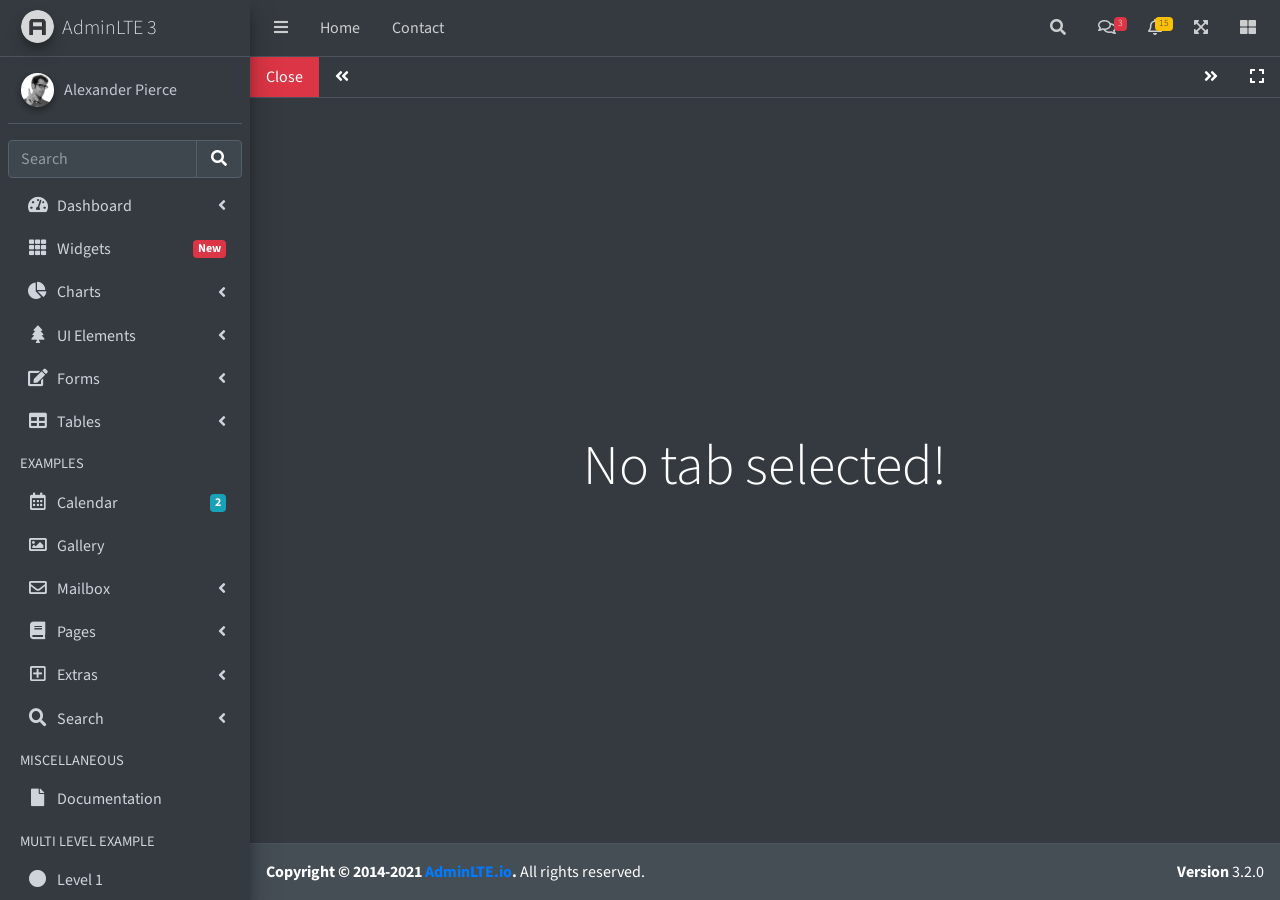
<file: iframe-dark.html>
<!DOCTYPE html>
<html lang="en">
<head>
  <meta charset="utf-8">
  <meta name="viewport" content="width=device-width, initial-scale=1">
  <title>AdminLTE 3 | Tabbed IFrames</title>

  <!-- Google Font: Source Sans Pro -->
  <link rel="stylesheet" href="https://fonts.googleapis.com/css?family=Source+Sans+Pro:300,400,400i,700&display=fallback">
  <!-- Font Awesome -->
  <link rel="stylesheet" href="plugins/fontawesome-free/css/all.min.css">
  <!-- Theme style -->
  <link rel="stylesheet" href="dist/css/adminlte.min.css">
  <!-- overlayScrollbars -->
  <link rel="stylesheet" href="plugins/overlayScrollbars/css/OverlayScrollbars.min.css">
</head>
<body class="hold-transition sidebar-mini layout-fixed dark-mode" data-panel-auto-height-mode="height">
<div class="wrapper">

  <!-- Navbar -->
  <nav class="main-header navbar navbar-expand navbar-dark">
    <!-- Left navbar links -->
    <ul class="navbar-nav">
      <li class="nav-item">
        <a class="nav-link" data-widget="pushmenu" href="#" role="button"><i class="fas fa-bars"></i></a>
      </li>
      <li class="nav-item d-none d-sm-inline-block">
        <a href="index3.html" class="nav-link">Home</a>
      </li>
      <li class="nav-item d-none d-sm-inline-block">
        <a href="#" class="nav-link">Contact</a>
      </li>
    </ul>

    <!-- Right navbar links -->
    <ul class="navbar-nav ml-auto">
      <!-- Navbar Search -->
      <li class="nav-item">
        <a class="nav-link" data-widget="navbar-search" href="#" role="button">
          <i class="fas fa-search"></i>
        </a>
        <div class="navbar-search-block">
          <form class="form-inline">
            <div class="input-group input-group-sm">
              <input class="form-control form-control-navbar" type="search" placeholder="Search" aria-label="Search">
              <div class="input-group-append">
                <button class="btn btn-navbar" type="submit">
                  <i class="fas fa-search"></i>
                </button>
                <button class="btn btn-navbar" type="button" data-widget="navbar-search">
                  <i class="fas fa-times"></i>
                </button>
              </div>
            </div>
          </form>
        </div>
      </li>

      <!-- Messages Dropdown Menu -->
      <li class="nav-item dropdown">
        <a class="nav-link" data-toggle="dropdown" href="#">
          <i class="far fa-comments"></i>
          <span class="badge badge-danger navbar-badge">3</span>
        </a>
        <div class="dropdown-menu dropdown-menu-lg dropdown-menu-right">
          <a href="#" class="dropdown-item">
            <!-- Message Start -->
            <div class="media">
              <img src="dist/img/user1-128x128.jpg" alt="User Avatar" class="img-size-50 mr-3 img-circle">
              <div class="media-body">
                <h3 class="dropdown-item-title">
                  Brad Diesel
                  <span class="float-right text-sm text-danger"><i class="fas fa-star"></i></span>
                </h3>
                <p class="text-sm">Call me whenever you can...</p>
                <p class="text-sm text-muted"><i class="far fa-clock mr-1"></i> 4 Hours Ago</p>
              </div>
            </div>
            <!-- Message End -->
          </a>
          <div class="dropdown-divider"></div>
          <a href="#" class="dropdown-item">
            <!-- Message Start -->
            <div class="media">
              <img src="dist/img/user8-128x128.jpg" alt="User Avatar" class="img-size-50 img-circle mr-3">
              <div class="media-body">
                <h3 class="dropdown-item-title">
                  John Pierce
                  <span class="float-right text-sm text-muted"><i class="fas fa-star"></i></span>
                </h3>
                <p class="text-sm">I got your message bro</p>
                <p class="text-sm text-muted"><i class="far fa-clock mr-1"></i> 4 Hours Ago</p>
              </div>
            </div>
            <!-- Message End -->
          </a>
          <div class="dropdown-divider"></div>
          <a href="#" class="dropdown-item">
            <!-- Message Start -->
            <div class="media">
              <img src="dist/img/user3-128x128.jpg" alt="User Avatar" class="img-size-50 img-circle mr-3">
              <div class="media-body">
                <h3 class="dropdown-item-title">
                  Nora Silvester
                  <span class="float-right text-sm text-warning"><i class="fas fa-star"></i></span>
                </h3>
                <p class="text-sm">The subject goes here</p>
                <p class="text-sm text-muted"><i class="far fa-clock mr-1"></i> 4 Hours Ago</p>
              </div>
            </div>
            <!-- Message End -->
          </a>
          <div class="dropdown-divider"></div>
          <a href="#" class="dropdown-item dropdown-footer">See All Messages</a>
        </div>
      </li>
      <!-- Notifications Dropdown Menu -->
      <li class="nav-item dropdown">
        <a class="nav-link" data-toggle="dropdown" href="#">
          <i class="far fa-bell"></i>
          <span class="badge badge-warning navbar-badge">15</span>
        </a>
        <div class="dropdown-menu dropdown-menu-lg dropdown-menu-right">
          <span class="dropdown-item dropdown-header">15 Notifications</span>
          <div class="dropdown-divider"></div>
          <a href="#" class="dropdown-item">
            <i class="fas fa-envelope mr-2"></i> 4 new messages
            <span class="float-right text-muted text-sm">3 mins</span>
          </a>
          <div class="dropdown-divider"></div>
          <a href="#" class="dropdown-item">
            <i class="fas fa-users mr-2"></i> 8 friend requests
            <span class="float-right text-muted text-sm">12 hours</span>
          </a>
          <div class="dropdown-divider"></div>
          <a href="#" class="dropdown-item">
            <i class="fas fa-file mr-2"></i> 3 new reports
            <span class="float-right text-muted text-sm">2 days</span>
          </a>
          <div class="dropdown-divider"></div>
          <a href="#" class="dropdown-item dropdown-footer">See All Notifications</a>
        </div>
      </li>
      <li class="nav-item">
        <a class="nav-link" data-widget="fullscreen" href="#" role="button">
          <i class="fas fa-expand-arrows-alt"></i>
        </a>
      </li>
      <li class="nav-item">
        <a class="nav-link" data-widget="control-sidebar" data-slide="true" href="#" role="button">
          <i class="fas fa-th-large"></i>
        </a>
      </li>
    </ul>
  </nav>
  <!-- /.navbar -->

  <!-- Main Sidebar Container -->
  <aside class="main-sidebar sidebar-dark-primary elevation-4">
    <!-- Brand Logo -->
    <a href="index3.html" class="brand-link">
      <img src="dist/img/AdminLTELogo.png" alt="AdminLTE Logo" class="brand-image img-circle elevation-3" style="opacity: .8">
      <span class="brand-text font-weight-light">AdminLTE 3</span>
    </a>

    <!-- Sidebar -->
    <div class="sidebar">
      <!-- Sidebar user panel (optional) -->
      <div class="user-panel mt-3 pb-3 mb-3 d-flex">
        <div class="image">
          <img src="dist/img/user2-160x160.jpg" class="img-circle elevation-2" alt="User Image">
        </div>
        <div class="info">
          <a href="#" class="d-block">Alexander Pierce</a>
        </div>
      </div>

      <!-- SidebarSearch Form -->
      <div class="form-inline">
        <div class="input-group" data-widget="sidebar-search">
          <input class="form-control form-control-sidebar" type="search" placeholder="Search" aria-label="Search">
          <div class="input-group-append">
            <button class="btn btn-sidebar">
              <i class="fas fa-search fa-fw"></i>
            </button>
          </div>
        </div>
      </div>

      <!-- Sidebar Menu -->
      <nav class="mt-2">
        <ul class="nav nav-pills nav-sidebar flex-column" data-widget="treeview" role="menu" data-accordion="false">
          <!-- Add icons to the links using the .nav-icon class
               with font-awesome or any other icon font library -->
          <li class="nav-item">
            <a href="#" class="nav-link">
              <i class="nav-icon fas fa-tachometer-alt"></i>
              <p>
                Dashboard
                <i class="right fas fa-angle-left"></i>
              </p>
            </a>
            <ul class="nav nav-treeview">
              <li class="nav-item">
                <a href="./index.html" class="nav-link">
                  <i class="far fa-circle nav-icon"></i>
                  <p>Dashboard v1</p>
                </a>
              </li>
              <li class="nav-item">
                <a href="./index2.html" class="nav-link">
                  <i class="far fa-circle nav-icon"></i>
                  <p>Dashboard v2</p>
                </a>
              </li>
              <li class="nav-item">
                <a href="./index3.html" class="nav-link">
                  <i class="far fa-circle nav-icon"></i>
                  <p>Dashboard v3</p>
                </a>
              </li>
            </ul>
          </li>
          <li class="nav-item">
            <a href="pages/widgets.html" class="nav-link">
              <i class="nav-icon fas fa-th"></i>
              <p>
                Widgets
                <span class="right badge badge-danger">New</span>
              </p>
            </a>
          </li>
          <li class="nav-item">
            <a href="#" class="nav-link">
              <i class="nav-icon fas fa-chart-pie"></i>
              <p>
                Charts
                <i class="right fas fa-angle-left"></i>
              </p>
            </a>
            <ul class="nav nav-treeview">
              <li class="nav-item">
                <a href="pages/charts/chartjs.html" class="nav-link">
                  <i class="far fa-circle nav-icon"></i>
                  <p>ChartJS</p>
                </a>
              </li>
              <li class="nav-item">
                <a href="pages/charts/flot.html" class="nav-link">
                  <i class="far fa-circle nav-icon"></i>
                  <p>Flot</p>
                </a>
              </li>
              <li class="nav-item">
                <a href="pages/charts/inline.html" class="nav-link">
                  <i class="far fa-circle nav-icon"></i>
                  <p>Inline</p>
                </a>
              </li>
            </ul>
          </li>
          <li class="nav-item">
            <a href="#" class="nav-link">
              <i class="nav-icon fas fa-tree"></i>
              <p>
                UI Elements
                <i class="fas fa-angle-left right"></i>
              </p>
            </a>
            <ul class="nav nav-treeview">
              <li class="nav-item">
                <a href="pages/UI/general.html" class="nav-link">
                  <i class="far fa-circle nav-icon"></i>
                  <p>General</p>
                </a>
              </li>
              <li class="nav-item">
                <a href="pages/UI/icons.html" class="nav-link">
                  <i class="far fa-circle nav-icon"></i>
                  <p>Icons</p>
                </a>
              </li>
              <li class="nav-item">
                <a href="pages/UI/buttons.html" class="nav-link">
                  <i class="far fa-circle nav-icon"></i>
                  <p>Buttons</p>
                </a>
              </li>
              <li class="nav-item">
                <a href="pages/UI/sliders.html" class="nav-link">
                  <i class="far fa-circle nav-icon"></i>
                  <p>Sliders</p>
                </a>
              </li>
              <li class="nav-item">
                <a href="pages/UI/modals.html" class="nav-link">
                  <i class="far fa-circle nav-icon"></i>
                  <p>Modals & Alerts</p>
                </a>
              </li>
              <li class="nav-item">
                <a href="pages/UI/navbar.html" class="nav-link">
                  <i class="far fa-circle nav-icon"></i>
                  <p>Navbar & Tabs</p>
                </a>
              </li>
              <li class="nav-item">
                <a href="pages/UI/timeline.html" class="nav-link">
                  <i class="far fa-circle nav-icon"></i>
                  <p>Timeline</p>
                </a>
              </li>
              <li class="nav-item">
                <a href="pages/UI/ribbons.html" class="nav-link">
                  <i class="far fa-circle nav-icon"></i>
                  <p>Ribbons</p>
                </a>
              </li>
            </ul>
          </li>
          <li class="nav-item">
            <a href="#" class="nav-link">
              <i class="nav-icon fas fa-edit"></i>
              <p>
                Forms
                <i class="fas fa-angle-left right"></i>
              </p>
            </a>
            <ul class="nav nav-treeview">
              <li class="nav-item">
                <a href="pages/forms/general.html" class="nav-link">
                  <i class="far fa-circle nav-icon"></i>
                  <p>General Elements</p>
                </a>
              </li>
              <li class="nav-item">
                <a href="pages/forms/advanced.html" class="nav-link">
                  <i class="far fa-circle nav-icon"></i>
                  <p>Advanced Elements</p>
                </a>
              </li>
              <li class="nav-item">
                <a href="pages/forms/editors.html" class="nav-link">
                  <i class="far fa-circle nav-icon"></i>
                  <p>Editors</p>
                </a>
              </li>
              <li class="nav-item">
                <a href="pages/forms/validation.html" class="nav-link">
                  <i class="far fa-circle nav-icon"></i>
                  <p>Validation</p>
                </a>
              </li>
            </ul>
          </li>
          <li class="nav-item">
            <a href="#" class="nav-link">
              <i class="nav-icon fas fa-table"></i>
              <p>
                Tables
                <i class="fas fa-angle-left right"></i>
              </p>
            </a>
            <ul class="nav nav-treeview">
              <li class="nav-item">
                <a href="pages/tables/simple.html" class="nav-link">
                  <i class="far fa-circle nav-icon"></i>
                  <p>Simple Tables</p>
                </a>
              </li>
              <li class="nav-item">
                <a href="pages/tables/data.html" class="nav-link">
                  <i class="far fa-circle nav-icon"></i>
                  <p>DataTables</p>
                </a>
              </li>
              <li class="nav-item">
                <a href="pages/tables/jsgrid.html" class="nav-link">
                  <i class="far fa-circle nav-icon"></i>
                  <p>jsGrid</p>
                </a>
              </li>
            </ul>
          </li>
          <li class="nav-header">EXAMPLES</li>
          <li class="nav-item">
            <a href="pages/calendar.html" class="nav-link">
              <i class="nav-icon far fa-calendar-alt"></i>
              <p>
                Calendar
                <span class="badge badge-info right">2</span>
              </p>
            </a>
          </li>
          <li class="nav-item">
            <a href="pages/gallery.html" class="nav-link">
              <i class="nav-icon far fa-image"></i>
              <p>
                Gallery
              </p>
            </a>
          </li>
          <li class="nav-item">
            <a href="#" class="nav-link">
              <i class="nav-icon far fa-envelope"></i>
              <p>
                Mailbox
                <i class="fas fa-angle-left right"></i>
              </p>
            </a>
            <ul class="nav nav-treeview">
              <li class="nav-item">
                <a href="pages/mailbox/mailbox.html" class="nav-link">
                  <i class="far fa-circle nav-icon"></i>
                  <p>Inbox</p>
                </a>
              </li>
              <li class="nav-item">
                <a href="pages/mailbox/compose.html" class="nav-link">
                  <i class="far fa-circle nav-icon"></i>
                  <p>Compose</p>
                </a>
              </li>
              <li class="nav-item">
                <a href="pages/mailbox/read-mail.html" class="nav-link">
                  <i class="far fa-circle nav-icon"></i>
                  <p>Read</p>
                </a>
              </li>
            </ul>
          </li>
          <li class="nav-item">
            <a href="#" class="nav-link">
              <i class="nav-icon fas fa-book"></i>
              <p>
                Pages
                <i class="fas fa-angle-left right"></i>
              </p>
            </a>
            <ul class="nav nav-treeview">
              <li class="nav-item">
                <a href="pages/examples/invoice.html" class="nav-link">
                  <i class="far fa-circle nav-icon"></i>
                  <p>Invoice</p>
                </a>
              </li>
              <li class="nav-item">
                <a href="pages/examples/profile.html" class="nav-link">
                  <i class="far fa-circle nav-icon"></i>
                  <p>Profile</p>
                </a>
              </li>
              <li class="nav-item">
                <a href="pages/examples/e-commerce.html" class="nav-link">
                  <i class="far fa-circle nav-icon"></i>
                  <p>E-commerce</p>
                </a>
              </li>
              <li class="nav-item">
                <a href="pages/examples/projects.html" class="nav-link">
                  <i class="far fa-circle nav-icon"></i>
                  <p>Projects</p>
                </a>
              </li>
              <li class="nav-item">
                <a href="pages/examples/project-add.html" class="nav-link">
                  <i class="far fa-circle nav-icon"></i>
                  <p>Project Add</p>
                </a>
              </li>
              <li class="nav-item">
                <a href="pages/examples/project-edit.html" class="nav-link">
                  <i class="far fa-circle nav-icon"></i>
                  <p>Project Edit</p>
                </a>
              </li>
              <li class="nav-item">
                <a href="pages/examples/project-detail.html" class="nav-link">
                  <i class="far fa-circle nav-icon"></i>
                  <p>Project Detail</p>
                </a>
              </li>
              <li class="nav-item">
                <a href="pages/examples/contacts.html" class="nav-link">
                  <i class="far fa-circle nav-icon"></i>
                  <p>Contacts</p>
                </a>
              </li>
              <li class="nav-item">
                <a href="pages/examples/faq.html" class="nav-link">
                  <i class="far fa-circle nav-icon"></i>
                  <p>FAQ</p>
                </a>
              </li>
              <li class="nav-item">
                <a href="pages/examples/contact-us.html" class="nav-link">
                  <i class="far fa-circle nav-icon"></i>
                  <p>Contact us</p>
                </a>
              </li>
            </ul>
          </li>
          <li class="nav-item">
            <a href="#" class="nav-link">
              <i class="nav-icon far fa-plus-square"></i>
              <p>
                Extras
                <i class="fas fa-angle-left right"></i>
              </p>
            </a>
            <ul class="nav nav-treeview">
              <li class="nav-item">
                <a href="#" class="nav-link">
                  <i class="far fa-circle nav-icon"></i>
                  <p>
                    Login & Register v1
                    <i class="fas fa-angle-left right"></i>
                  </p>
                </a>
                <ul class="nav nav-treeview">
                  <li class="nav-item">
                    <a href="pages/examples/login.html" class="nav-link">
                      <i class="far fa-circle nav-icon"></i>
                      <p>Login v1</p>
                    </a>
                  </li>
                  <li class="nav-item">
                    <a href="pages/examples/register.html" class="nav-link">
                      <i class="far fa-circle nav-icon"></i>
                      <p>Register v1</p>
                    </a>
                  </li>
                  <li class="nav-item">
                    <a href="pages/examples/forgot-password.html" class="nav-link">
                      <i class="far fa-circle nav-icon"></i>
                      <p>Forgot Password v1</p>
                    </a>
                  </li>
                  <li class="nav-item">
                    <a href="pages/examples/recover-password.html" class="nav-link">
                      <i class="far fa-circle nav-icon"></i>
                      <p>Recover Password v1</p>
                    </a>
                  </li>
                </ul>
              </li>
              <li class="nav-item">
                <a href="#" class="nav-link">
                  <i class="far fa-circle nav-icon"></i>
                  <p>
                    Login & Register v2
                    <i class="fas fa-angle-left right"></i>
                  </p>
                </a>
                <ul class="nav nav-treeview">
                  <li class="nav-item">
                    <a href="pages/examples/login-v2.html" class="nav-link">
                      <i class="far fa-circle nav-icon"></i>
                      <p>Login v2</p>
                    </a>
                  </li>
                  <li class="nav-item">
                    <a href="pages/examples/register-v2.html" class="nav-link">
                      <i class="far fa-circle nav-icon"></i>
                      <p>Register v2</p>
                    </a>
                  </li>
                  <li class="nav-item">
                    <a href="pages/examples/forgot-password-v2.html" class="nav-link">
                      <i class="far fa-circle nav-icon"></i>
                      <p>Forgot Password v2</p>
                    </a>
                  </li>
                  <li class="nav-item">
                    <a href="pages/examples/recover-password-v2.html" class="nav-link">
                      <i class="far fa-circle nav-icon"></i>
                      <p>Recover Password v2</p>
                    </a>
                  </li>
                </ul>
              </li>
              <li class="nav-item">
                <a href="pages/examples/lockscreen.html" class="nav-link">
                  <i class="far fa-circle nav-icon"></i>
                  <p>Lockscreen</p>
                </a>
              </li>
              <li class="nav-item">
                <a href="pages/examples/legacy-user-menu.html" class="nav-link">
                  <i class="far fa-circle nav-icon"></i>
                  <p>Legacy User Menu</p>
                </a>
              </li>
              <li class="nav-item">
                <a href="pages/examples/language-menu.html" class="nav-link">
                  <i class="far fa-circle nav-icon"></i>
                  <p>Language Menu</p>
                </a>
              </li>
              <li class="nav-item">
                <a href="pages/examples/404.html" class="nav-link">
                  <i class="far fa-circle nav-icon"></i>
                  <p>Error 404</p>
                </a>
              </li>
              <li class="nav-item">
                <a href="pages/examples/500.html" class="nav-link">
                  <i class="far fa-circle nav-icon"></i>
                  <p>Error 500</p>
                </a>
              </li>
              <li class="nav-item">
                <a href="pages/examples/pace.html" class="nav-link">
                  <i class="far fa-circle nav-icon"></i>
                  <p>Pace</p>
                </a>
              </li>
              <li class="nav-item">
                <a href="pages/examples/blank.html" class="nav-link">
                  <i class="far fa-circle nav-icon"></i>
                  <p>Blank Page</p>
                </a>
              </li>
              <li class="nav-item">
                <a href="starter.html" class="nav-link">
                  <i class="far fa-circle nav-icon"></i>
                  <p>Starter Page</p>
                </a>
              </li>
            </ul>
          </li>
          <li class="nav-item">
            <a href="#" class="nav-link">
              <i class="nav-icon fas fa-search"></i>
              <p>
                Search
                <i class="fas fa-angle-left right"></i>
              </p>
            </a>
            <ul class="nav nav-treeview">
              <li class="nav-item">
                <a href="pages/search/simple.html" class="nav-link">
                  <i class="far fa-circle nav-icon"></i>
                  <p>Simple Search</p>
                </a>
              </li>
              <li class="nav-item">
                <a href="pages/search/enhanced.html" class="nav-link">
                  <i class="far fa-circle nav-icon"></i>
                  <p>Enhanced</p>
                </a>
              </li>
            </ul>
          </li>
          <li class="nav-header">MISCELLANEOUS</li>
          <li class="nav-item">
            <a href="https://adminlte.io/docs/3.1/" class="nav-link">
              <i class="nav-icon fas fa-file"></i>
              <p>Documentation</p>
            </a>
          </li>
          <li class="nav-header">MULTI LEVEL EXAMPLE</li>
          <li class="nav-item">
            <a href="#" class="nav-link">
              <i class="fas fa-circle nav-icon"></i>
              <p>Level 1</p>
            </a>
          </li>
          <li class="nav-item">
            <a href="#" class="nav-link">
              <i class="nav-icon fas fa-circle"></i>
              <p>
                Level 1
                <i class="right fas fa-angle-left"></i>
              </p>
            </a>
            <ul class="nav nav-treeview">
              <li class="nav-item">
                <a href="#" class="nav-link">
                  <i class="far fa-circle nav-icon"></i>
                  <p>Level 2</p>
                </a>
              </li>
              <li class="nav-item">
                <a href="#" class="nav-link">
                  <i class="far fa-circle nav-icon"></i>
                  <p>
                    Level 2
                    <i class="right fas fa-angle-left"></i>
                  </p>
                </a>
                <ul class="nav nav-treeview">
                  <li class="nav-item">
                    <a href="#" class="nav-link">
                      <i class="far fa-dot-circle nav-icon"></i>
                      <p>Level 3</p>
                    </a>
                  </li>
                  <li class="nav-item">
                    <a href="#" class="nav-link">
                      <i class="far fa-dot-circle nav-icon"></i>
                      <p>Level 3</p>
                    </a>
                  </li>
                  <li class="nav-item">
                    <a href="#" class="nav-link">
                      <i class="far fa-dot-circle nav-icon"></i>
                      <p>Level 3</p>
                    </a>
                  </li>
                </ul>
              </li>
              <li class="nav-item">
                <a href="#" class="nav-link">
                  <i class="far fa-circle nav-icon"></i>
                  <p>Level 2</p>
                </a>
              </li>
            </ul>
          </li>
          <li class="nav-item">
            <a href="#" class="nav-link">
              <i class="fas fa-circle nav-icon"></i>
              <p>Level 1</p>
            </a>
          </li>
          <li class="nav-header">LABELS</li>
          <li class="nav-item">
            <a href="#" class="nav-link">
              <i class="nav-icon far fa-circle text-danger"></i>
              <p class="text">Important</p>
            </a>
          </li>
          <li class="nav-item">
            <a href="#" class="nav-link">
              <i class="nav-icon far fa-circle text-warning"></i>
              <p>Warning</p>
            </a>
          </li>
          <li class="nav-item">
            <a href="#" class="nav-link">
              <i class="nav-icon far fa-circle text-info"></i>
              <p>Informational</p>
            </a>
          </li>
        </ul>
      </nav>
      <!-- /.sidebar-menu -->
    </div>
    <!-- /.sidebar -->
  </aside>

  <!-- Content Wrapper. Contains page content -->
  <div class="content-wrapper iframe-mode bg-dark" data-widget="iframe" data-auto-dark-mode="true" data-loading-screen="750">
    <div class="nav navbar navbar-expand-lg navbar-dark border-bottom border-dark p-0">
      <a class="nav-link bg-danger" href="#" data-widget="iframe-close">Close</a>
      <a class="nav-link bg-dark" href="#" data-widget="iframe-scrollleft"><i class="fas fa-angle-double-left"></i></a>
      <ul class="navbar-nav" role="tablist">
      </ul>
      <a class="nav-link bg-dark" href="#" data-widget="iframe-scrollright"><i class="fas fa-angle-double-right"></i></a>
      <a class="nav-link bg-dark" href="#" data-widget="iframe-fullscreen"><i class="fas fa-expand"></i></a>
    </div>
    <div class="tab-content">
      <div class="tab-empty">
        <h2 class="display-4">No tab selected!</h2>
      </div>
      <div class="tab-loading">
        <div>
          <h2 class="display-4">Tab is loading <i class="fa fa-sync fa-spin"></i></h2>
        </div>
      </div>
    </div>
  </div>
    <!-- /.content-wrapper -->
  <footer class="main-footer dark-mode">
    <strong>Copyright &copy; 2014-2021 <a href="https://adminlte.io">AdminLTE.io</a>.</strong>
    All rights reserved.
    <div class="float-right d-none d-sm-inline-block">
      <b>Version</b> 3.2.0
    </div>
  </footer>

  <!-- Control Sidebar -->
  <aside class="control-sidebar control-sidebar-dark">
    <!-- Control sidebar content goes here -->
  </aside>
  <!-- /.control-sidebar -->
</div>
<!-- ./wrapper -->

<!-- jQuery -->
<script src="plugins/jquery/jquery.min.js"></script>
<!-- jQuery UI 1.11.4 -->
<script src="plugins/jquery-ui/jquery-ui.min.js"></script>
<!-- Resolve conflict in jQuery UI tooltip with Bootstrap tooltip -->
<script>
  $.widget.bridge('uibutton', $.ui.button)
</script>
<!-- Bootstrap 4 -->
<script src="plugins/bootstrap/js/bootstrap.bundle.min.js"></script>
<!-- overlayScrollbars -->
<script src="plugins/overlayScrollbars/js/jquery.overlayScrollbars.min.js"></script>
<!-- AdminLTE App -->
<script src="dist/js/adminlte.js"></script>
<!-- AdminLTE for demo purposes -->
<script src="dist/js/demo.js"></script>
</body>
</html>
</file>
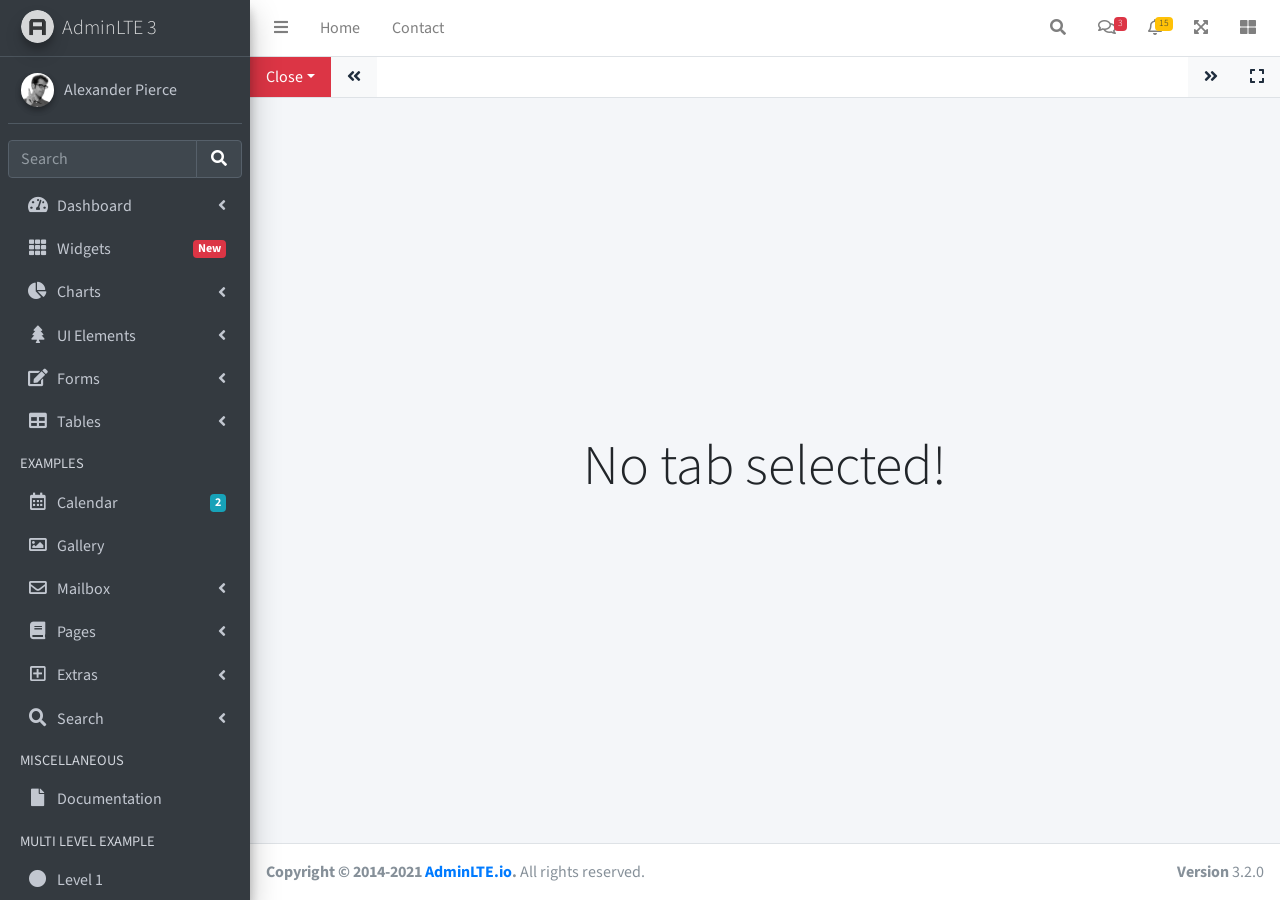
<file: iframe.html>
<!DOCTYPE html>
<html lang="en">
<head>
  <meta charset="utf-8">
  <meta name="viewport" content="width=device-width, initial-scale=1">
  <title>AdminLTE 3 | Tabbed IFrames</title>

  <!-- Google Font: Source Sans Pro -->
  <link rel="stylesheet" href="https://fonts.googleapis.com/css?family=Source+Sans+Pro:300,400,400i,700&display=fallback">
  <!-- Font Awesome -->
  <link rel="stylesheet" href="plugins/fontawesome-free/css/all.min.css">
  <!-- Theme style -->
  <link rel="stylesheet" href="dist/css/adminlte.min.css">
  <!-- overlayScrollbars -->
  <link rel="stylesheet" href="plugins/overlayScrollbars/css/OverlayScrollbars.min.css">
</head>
<body class="hold-transition sidebar-mini layout-fixed" data-panel-auto-height-mode="height">
<div class="wrapper">

  <!-- Navbar -->
  <nav class="main-header navbar navbar-expand navbar-white navbar-light">
    <!-- Left navbar links -->
    <ul class="navbar-nav">
      <li class="nav-item">
        <a class="nav-link" data-widget="pushmenu" href="#" role="button"><i class="fas fa-bars"></i></a>
      </li>
      <li class="nav-item d-none d-sm-inline-block">
        <a href="index3.html" class="nav-link">Home</a>
      </li>
      <li class="nav-item d-none d-sm-inline-block">
        <a href="#" class="nav-link">Contact</a>
      </li>
    </ul>

    <!-- Right navbar links -->
    <ul class="navbar-nav ml-auto">
      <!-- Navbar Search -->
      <li class="nav-item">
        <a class="nav-link" data-widget="navbar-search" href="#" role="button">
          <i class="fas fa-search"></i>
        </a>
        <div class="navbar-search-block">
          <form class="form-inline">
            <div class="input-group input-group-sm">
              <input class="form-control form-control-navbar" type="search" placeholder="Search" aria-label="Search">
              <div class="input-group-append">
                <button class="btn btn-navbar" type="submit">
                  <i class="fas fa-search"></i>
                </button>
                <button class="btn btn-navbar" type="button" data-widget="navbar-search">
                  <i class="fas fa-times"></i>
                </button>
              </div>
            </div>
          </form>
        </div>
      </li>

      <!-- Messages Dropdown Menu -->
      <li class="nav-item dropdown">
        <a class="nav-link" data-toggle="dropdown" href="#">
          <i class="far fa-comments"></i>
          <span class="badge badge-danger navbar-badge">3</span>
        </a>
        <div class="dropdown-menu dropdown-menu-lg dropdown-menu-right">
          <a href="#" class="dropdown-item">
            <!-- Message Start -->
            <div class="media">
              <img src="dist/img/user1-128x128.jpg" alt="User Avatar" class="img-size-50 mr-3 img-circle">
              <div class="media-body">
                <h3 class="dropdown-item-title">
                  Brad Diesel
                  <span class="float-right text-sm text-danger"><i class="fas fa-star"></i></span>
                </h3>
                <p class="text-sm">Call me whenever you can...</p>
                <p class="text-sm text-muted"><i class="far fa-clock mr-1"></i> 4 Hours Ago</p>
              </div>
            </div>
            <!-- Message End -->
          </a>
          <div class="dropdown-divider"></div>
          <a href="#" class="dropdown-item">
            <!-- Message Start -->
            <div class="media">
              <img src="dist/img/user8-128x128.jpg" alt="User Avatar" class="img-size-50 img-circle mr-3">
              <div class="media-body">
                <h3 class="dropdown-item-title">
                  John Pierce
                  <span class="float-right text-sm text-muted"><i class="fas fa-star"></i></span>
                </h3>
                <p class="text-sm">I got your message bro</p>
                <p class="text-sm text-muted"><i class="far fa-clock mr-1"></i> 4 Hours Ago</p>
              </div>
            </div>
            <!-- Message End -->
          </a>
          <div class="dropdown-divider"></div>
          <a href="#" class="dropdown-item">
            <!-- Message Start -->
            <div class="media">
              <img src="dist/img/user3-128x128.jpg" alt="User Avatar" class="img-size-50 img-circle mr-3">
              <div class="media-body">
                <h3 class="dropdown-item-title">
                  Nora Silvester
                  <span class="float-right text-sm text-warning"><i class="fas fa-star"></i></span>
                </h3>
                <p class="text-sm">The subject goes here</p>
                <p class="text-sm text-muted"><i class="far fa-clock mr-1"></i> 4 Hours Ago</p>
              </div>
            </div>
            <!-- Message End -->
          </a>
          <div class="dropdown-divider"></div>
          <a href="#" class="dropdown-item dropdown-footer">See All Messages</a>
        </div>
      </li>
      <!-- Notifications Dropdown Menu -->
      <li class="nav-item dropdown">
        <a class="nav-link" data-toggle="dropdown" href="#">
          <i class="far fa-bell"></i>
          <span class="badge badge-warning navbar-badge">15</span>
        </a>
        <div class="dropdown-menu dropdown-menu-lg dropdown-menu-right">
          <span class="dropdown-item dropdown-header">15 Notifications</span>
          <div class="dropdown-divider"></div>
          <a href="#" class="dropdown-item">
            <i class="fas fa-envelope mr-2"></i> 4 new messages
            <span class="float-right text-muted text-sm">3 mins</span>
          </a>
          <div class="dropdown-divider"></div>
          <a href="#" class="dropdown-item">
            <i class="fas fa-users mr-2"></i> 8 friend requests
            <span class="float-right text-muted text-sm">12 hours</span>
          </a>
          <div class="dropdown-divider"></div>
          <a href="#" class="dropdown-item">
            <i class="fas fa-file mr-2"></i> 3 new reports
            <span class="float-right text-muted text-sm">2 days</span>
          </a>
          <div class="dropdown-divider"></div>
          <a href="#" class="dropdown-item dropdown-footer">See All Notifications</a>
        </div>
      </li>
      <li class="nav-item">
        <a class="nav-link" data-widget="fullscreen" href="#" role="button">
          <i class="fas fa-expand-arrows-alt"></i>
        </a>
      </li>
      <li class="nav-item">
        <a class="nav-link" data-widget="control-sidebar" data-slide="true" href="#" role="button">
          <i class="fas fa-th-large"></i>
        </a>
      </li>
    </ul>
  </nav>
  <!-- /.navbar -->

  <!-- Main Sidebar Container -->
  <aside class="main-sidebar sidebar-dark-primary elevation-4">
    <!-- Brand Logo -->
    <a href="index3.html" class="brand-link">
      <img src="dist/img/AdminLTELogo.png" alt="AdminLTE Logo" class="brand-image img-circle elevation-3" style="opacity: .8">
      <span class="brand-text font-weight-light">AdminLTE 3</span>
    </a>

    <!-- Sidebar -->
    <div class="sidebar">
      <!-- Sidebar user panel (optional) -->
      <div class="user-panel mt-3 pb-3 mb-3 d-flex">
        <div class="image">
          <img src="dist/img/user2-160x160.jpg" class="img-circle elevation-2" alt="User Image">
        </div>
        <div class="info">
          <a href="#" class="d-block">Alexander Pierce</a>
        </div>
      </div>

      <!-- SidebarSearch Form -->
      <div class="form-inline">
        <div class="input-group" data-widget="sidebar-search">
          <input class="form-control form-control-sidebar" type="search" placeholder="Search" aria-label="Search">
          <div class="input-group-append">
            <button class="btn btn-sidebar">
              <i class="fas fa-search fa-fw"></i>
            </button>
          </div>
        </div>
      </div>

      <!-- Sidebar Menu -->
      <nav class="mt-2">
        <ul class="nav nav-pills nav-sidebar flex-column" data-widget="treeview" role="menu" data-accordion="false">
          <!-- Add icons to the links using the .nav-icon class
               with font-awesome or any other icon font library -->
          <li class="nav-item">
            <a href="#" class="nav-link">
              <i class="nav-icon fas fa-tachometer-alt"></i>
              <p>
                Dashboard
                <i class="right fas fa-angle-left"></i>
              </p>
            </a>
            <ul class="nav nav-treeview">
              <li class="nav-item">
                <a href="./index.html" class="nav-link">
                  <i class="far fa-circle nav-icon"></i>
                  <p>Dashboard v1</p>
                </a>
              </li>
              <li class="nav-item">
                <a href="./index2.html" class="nav-link">
                  <i class="far fa-circle nav-icon"></i>
                  <p>Dashboard v2</p>
                </a>
              </li>
              <li class="nav-item">
                <a href="./index3.html" class="nav-link">
                  <i class="far fa-circle nav-icon"></i>
                  <p>Dashboard v3</p>
                </a>
              </li>
            </ul>
          </li>
          <li class="nav-item">
            <a href="pages/widgets.html" class="nav-link">
              <i class="nav-icon fas fa-th"></i>
              <p>
                Widgets
                <span class="right badge badge-danger">New</span>
              </p>
            </a>
          </li>
          <li class="nav-item">
            <a href="#" class="nav-link">
              <i class="nav-icon fas fa-chart-pie"></i>
              <p>
                Charts
                <i class="right fas fa-angle-left"></i>
              </p>
            </a>
            <ul class="nav nav-treeview">
              <li class="nav-item">
                <a href="pages/charts/chartjs.html" class="nav-link">
                  <i class="far fa-circle nav-icon"></i>
                  <p>ChartJS</p>
                </a>
              </li>
              <li class="nav-item">
                <a href="pages/charts/flot.html" class="nav-link">
                  <i class="far fa-circle nav-icon"></i>
                  <p>Flot</p>
                </a>
              </li>
              <li class="nav-item">
                <a href="pages/charts/inline.html" class="nav-link">
                  <i class="far fa-circle nav-icon"></i>
                  <p>Inline</p>
                </a>
              </li>
            </ul>
          </li>
          <li class="nav-item">
            <a href="#" class="nav-link">
              <i class="nav-icon fas fa-tree"></i>
              <p>
                UI Elements
                <i class="fas fa-angle-left right"></i>
              </p>
            </a>
            <ul class="nav nav-treeview">
              <li class="nav-item">
                <a href="pages/UI/general.html" class="nav-link">
                  <i class="far fa-circle nav-icon"></i>
                  <p>General</p>
                </a>
              </li>
              <li class="nav-item">
                <a href="pages/UI/icons.html" class="nav-link">
                  <i class="far fa-circle nav-icon"></i>
                  <p>Icons</p>
                </a>
              </li>
              <li class="nav-item">
                <a href="pages/UI/buttons.html" class="nav-link">
                  <i class="far fa-circle nav-icon"></i>
                  <p>Buttons</p>
                </a>
              </li>
              <li class="nav-item">
                <a href="pages/UI/sliders.html" class="nav-link">
                  <i class="far fa-circle nav-icon"></i>
                  <p>Sliders</p>
                </a>
              </li>
              <li class="nav-item">
                <a href="pages/UI/modals.html" class="nav-link">
                  <i class="far fa-circle nav-icon"></i>
                  <p>Modals & Alerts</p>
                </a>
              </li>
              <li class="nav-item">
                <a href="pages/UI/navbar.html" class="nav-link">
                  <i class="far fa-circle nav-icon"></i>
                  <p>Navbar & Tabs</p>
                </a>
              </li>
              <li class="nav-item">
                <a href="pages/UI/timeline.html" class="nav-link">
                  <i class="far fa-circle nav-icon"></i>
                  <p>Timeline</p>
                </a>
              </li>
              <li class="nav-item">
                <a href="pages/UI/ribbons.html" class="nav-link">
                  <i class="far fa-circle nav-icon"></i>
                  <p>Ribbons</p>
                </a>
              </li>
            </ul>
          </li>
          <li class="nav-item">
            <a href="#" class="nav-link">
              <i class="nav-icon fas fa-edit"></i>
              <p>
                Forms
                <i class="fas fa-angle-left right"></i>
              </p>
            </a>
            <ul class="nav nav-treeview">
              <li class="nav-item">
                <a href="pages/forms/general.html" class="nav-link">
                  <i class="far fa-circle nav-icon"></i>
                  <p>General Elements</p>
                </a>
              </li>
              <li class="nav-item">
                <a href="pages/forms/advanced.html" class="nav-link">
                  <i class="far fa-circle nav-icon"></i>
                  <p>Advanced Elements</p>
                </a>
              </li>
              <li class="nav-item">
                <a href="pages/forms/editors.html" class="nav-link">
                  <i class="far fa-circle nav-icon"></i>
                  <p>Editors</p>
                </a>
              </li>
              <li class="nav-item">
                <a href="pages/forms/validation.html" class="nav-link">
                  <i class="far fa-circle nav-icon"></i>
                  <p>Validation</p>
                </a>
              </li>
            </ul>
          </li>
          <li class="nav-item">
            <a href="#" class="nav-link">
              <i class="nav-icon fas fa-table"></i>
              <p>
                Tables
                <i class="fas fa-angle-left right"></i>
              </p>
            </a>
            <ul class="nav nav-treeview">
              <li class="nav-item">
                <a href="pages/tables/simple.html" class="nav-link">
                  <i class="far fa-circle nav-icon"></i>
                  <p>Simple Tables</p>
                </a>
              </li>
              <li class="nav-item">
                <a href="pages/tables/data.html" class="nav-link">
                  <i class="far fa-circle nav-icon"></i>
                  <p>DataTables</p>
                </a>
              </li>
              <li class="nav-item">
                <a href="pages/tables/jsgrid.html" class="nav-link">
                  <i class="far fa-circle nav-icon"></i>
                  <p>jsGrid</p>
                </a>
              </li>
            </ul>
          </li>
          <li class="nav-header">EXAMPLES</li>
          <li class="nav-item">
            <a href="pages/calendar.html" class="nav-link">
              <i class="nav-icon far fa-calendar-alt"></i>
              <p>
                Calendar
                <span class="badge badge-info right">2</span>
              </p>
            </a>
          </li>
          <li class="nav-item">
            <a href="pages/gallery.html" class="nav-link">
              <i class="nav-icon far fa-image"></i>
              <p>
                Gallery
              </p>
            </a>
          </li>
          <li class="nav-item">
            <a href="#" class="nav-link">
              <i class="nav-icon far fa-envelope"></i>
              <p>
                Mailbox
                <i class="fas fa-angle-left right"></i>
              </p>
            </a>
            <ul class="nav nav-treeview">
              <li class="nav-item">
                <a href="pages/mailbox/mailbox.html" class="nav-link">
                  <i class="far fa-circle nav-icon"></i>
                  <p>Inbox</p>
                </a>
              </li>
              <li class="nav-item">
                <a href="pages/mailbox/compose.html" class="nav-link">
                  <i class="far fa-circle nav-icon"></i>
                  <p>Compose</p>
                </a>
              </li>
              <li class="nav-item">
                <a href="pages/mailbox/read-mail.html" class="nav-link">
                  <i class="far fa-circle nav-icon"></i>
                  <p>Read</p>
                </a>
              </li>
            </ul>
          </li>
          <li class="nav-item">
            <a href="#" class="nav-link">
              <i class="nav-icon fas fa-book"></i>
              <p>
                Pages
                <i class="fas fa-angle-left right"></i>
              </p>
            </a>
            <ul class="nav nav-treeview">
              <li class="nav-item">
                <a href="pages/examples/invoice.html" class="nav-link">
                  <i class="far fa-circle nav-icon"></i>
                  <p>Invoice</p>
                </a>
              </li>
              <li class="nav-item">
                <a href="pages/examples/profile.html" class="nav-link">
                  <i class="far fa-circle nav-icon"></i>
                  <p>Profile</p>
                </a>
              </li>
              <li class="nav-item">
                <a href="pages/examples/e-commerce.html" class="nav-link">
                  <i class="far fa-circle nav-icon"></i>
                  <p>E-commerce</p>
                </a>
              </li>
              <li class="nav-item">
                <a href="pages/examples/projects.html" class="nav-link">
                  <i class="far fa-circle nav-icon"></i>
                  <p>Projects</p>
                </a>
              </li>
              <li class="nav-item">
                <a href="pages/examples/project-add.html" class="nav-link">
                  <i class="far fa-circle nav-icon"></i>
                  <p>Project Add</p>
                </a>
              </li>
              <li class="nav-item">
                <a href="pages/examples/project-edit.html" class="nav-link">
                  <i class="far fa-circle nav-icon"></i>
                  <p>Project Edit</p>
                </a>
              </li>
              <li class="nav-item">
                <a href="pages/examples/project-detail.html" class="nav-link">
                  <i class="far fa-circle nav-icon"></i>
                  <p>Project Detail</p>
                </a>
              </li>
              <li class="nav-item">
                <a href="pages/examples/contacts.html" class="nav-link">
                  <i class="far fa-circle nav-icon"></i>
                  <p>Contacts</p>
                </a>
              </li>
              <li class="nav-item">
                <a href="pages/examples/faq.html" class="nav-link">
                  <i class="far fa-circle nav-icon"></i>
                  <p>FAQ</p>
                </a>
              </li>
              <li class="nav-item">
                <a href="pages/examples/contact-us.html" class="nav-link">
                  <i class="far fa-circle nav-icon"></i>
                  <p>Contact us</p>
                </a>
              </li>
            </ul>
          </li>
          <li class="nav-item">
            <a href="#" class="nav-link">
              <i class="nav-icon far fa-plus-square"></i>
              <p>
                Extras
                <i class="fas fa-angle-left right"></i>
              </p>
            </a>
            <ul class="nav nav-treeview">
              <li class="nav-item">
                <a href="#" class="nav-link">
                  <i class="far fa-circle nav-icon"></i>
                  <p>
                    Login & Register v1
                    <i class="fas fa-angle-left right"></i>
                  </p>
                </a>
                <ul class="nav nav-treeview">
                  <li class="nav-item">
                    <a href="pages/examples/login.html" class="nav-link">
                      <i class="far fa-circle nav-icon"></i>
                      <p>Login v1</p>
                    </a>
                  </li>
                  <li class="nav-item">
                    <a href="pages/examples/register.html" class="nav-link">
                      <i class="far fa-circle nav-icon"></i>
                      <p>Register v1</p>
                    </a>
                  </li>
                  <li class="nav-item">
                    <a href="pages/examples/forgot-password.html" class="nav-link">
                      <i class="far fa-circle nav-icon"></i>
                      <p>Forgot Password v1</p>
                    </a>
                  </li>
                  <li class="nav-item">
                    <a href="pages/examples/recover-password.html" class="nav-link">
                      <i class="far fa-circle nav-icon"></i>
                      <p>Recover Password v1</p>
                    </a>
                  </li>
                </ul>
              </li>
              <li class="nav-item">
                <a href="#" class="nav-link">
                  <i class="far fa-circle nav-icon"></i>
                  <p>
                    Login & Register v2
                    <i class="fas fa-angle-left right"></i>
                  </p>
                </a>
                <ul class="nav nav-treeview">
                  <li class="nav-item">
                    <a href="pages/examples/login-v2.html" class="nav-link">
                      <i class="far fa-circle nav-icon"></i>
                      <p>Login v2</p>
                    </a>
                  </li>
                  <li class="nav-item">
                    <a href="pages/examples/register-v2.html" class="nav-link">
                      <i class="far fa-circle nav-icon"></i>
                      <p>Register v2</p>
                    </a>
                  </li>
                  <li class="nav-item">
                    <a href="pages/examples/forgot-password-v2.html" class="nav-link">
                      <i class="far fa-circle nav-icon"></i>
                      <p>Forgot Password v2</p>
                    </a>
                  </li>
                  <li class="nav-item">
                    <a href="pages/examples/recover-password-v2.html" class="nav-link">
                      <i class="far fa-circle nav-icon"></i>
                      <p>Recover Password v2</p>
                    </a>
                  </li>
                </ul>
              </li>
              <li class="nav-item">
                <a href="pages/examples/lockscreen.html" class="nav-link">
                  <i class="far fa-circle nav-icon"></i>
                  <p>Lockscreen</p>
                </a>
              </li>
              <li class="nav-item">
                <a href="pages/examples/legacy-user-menu.html" class="nav-link">
                  <i class="far fa-circle nav-icon"></i>
                  <p>Legacy User Menu</p>
                </a>
              </li>
              <li class="nav-item">
                <a href="pages/examples/language-menu.html" class="nav-link">
                  <i class="far fa-circle nav-icon"></i>
                  <p>Language Menu</p>
                </a>
              </li>
              <li class="nav-item">
                <a href="pages/examples/404.html" class="nav-link">
                  <i class="far fa-circle nav-icon"></i>
                  <p>Error 404</p>
                </a>
              </li>
              <li class="nav-item">
                <a href="pages/examples/500.html" class="nav-link">
                  <i class="far fa-circle nav-icon"></i>
                  <p>Error 500</p>
                </a>
              </li>
              <li class="nav-item">
                <a href="pages/examples/pace.html" class="nav-link">
                  <i class="far fa-circle nav-icon"></i>
                  <p>Pace</p>
                </a>
              </li>
              <li class="nav-item">
                <a href="pages/examples/blank.html" class="nav-link">
                  <i class="far fa-circle nav-icon"></i>
                  <p>Blank Page</p>
                </a>
              </li>
              <li class="nav-item">
                <a href="starter.html" class="nav-link">
                  <i class="far fa-circle nav-icon"></i>
                  <p>Starter Page</p>
                </a>
              </li>
            </ul>
          </li>
          <li class="nav-item">
            <a href="#" class="nav-link">
              <i class="nav-icon fas fa-search"></i>
              <p>
                Search
                <i class="fas fa-angle-left right"></i>
              </p>
            </a>
            <ul class="nav nav-treeview">
              <li class="nav-item">
                <a href="pages/search/simple.html" class="nav-link">
                  <i class="far fa-circle nav-icon"></i>
                  <p>Simple Search</p>
                </a>
              </li>
              <li class="nav-item">
                <a href="pages/search/enhanced.html" class="nav-link">
                  <i class="far fa-circle nav-icon"></i>
                  <p>Enhanced</p>
                </a>
              </li>
            </ul>
          </li>
          <li class="nav-header">MISCELLANEOUS</li>
          <li class="nav-item">
            <a href="https://adminlte.io/docs/3.1/" class="nav-link">
              <i class="nav-icon fas fa-file"></i>
              <p>Documentation</p>
            </a>
          </li>
          <li class="nav-header">MULTI LEVEL EXAMPLE</li>
          <li class="nav-item">
            <a href="#" class="nav-link">
              <i class="fas fa-circle nav-icon"></i>
              <p>Level 1</p>
            </a>
          </li>
          <li class="nav-item">
            <a href="#" class="nav-link">
              <i class="nav-icon fas fa-circle"></i>
              <p>
                Level 1
                <i class="right fas fa-angle-left"></i>
              </p>
            </a>
            <ul class="nav nav-treeview">
              <li class="nav-item">
                <a href="#" class="nav-link">
                  <i class="far fa-circle nav-icon"></i>
                  <p>Level 2</p>
                </a>
              </li>
              <li class="nav-item">
                <a href="#" class="nav-link">
                  <i class="far fa-circle nav-icon"></i>
                  <p>
                    Level 2
                    <i class="right fas fa-angle-left"></i>
                  </p>
                </a>
                <ul class="nav nav-treeview">
                  <li class="nav-item">
                    <a href="#" class="nav-link">
                      <i class="far fa-dot-circle nav-icon"></i>
                      <p>Level 3</p>
                    </a>
                  </li>
                  <li class="nav-item">
                    <a href="#" class="nav-link">
                      <i class="far fa-dot-circle nav-icon"></i>
                      <p>Level 3</p>
                    </a>
                  </li>
                  <li class="nav-item">
                    <a href="#" class="nav-link">
                      <i class="far fa-dot-circle nav-icon"></i>
                      <p>Level 3</p>
                    </a>
                  </li>
                </ul>
              </li>
              <li class="nav-item">
                <a href="#" class="nav-link">
                  <i class="far fa-circle nav-icon"></i>
                  <p>Level 2</p>
                </a>
              </li>
            </ul>
          </li>
          <li class="nav-item">
            <a href="#" class="nav-link">
              <i class="fas fa-circle nav-icon"></i>
              <p>Level 1</p>
            </a>
          </li>
          <li class="nav-header">LABELS</li>
          <li class="nav-item">
            <a href="#" class="nav-link">
              <i class="nav-icon far fa-circle text-danger"></i>
              <p class="text">Important</p>
            </a>
          </li>
          <li class="nav-item">
            <a href="#" class="nav-link">
              <i class="nav-icon far fa-circle text-warning"></i>
              <p>Warning</p>
            </a>
          </li>
          <li class="nav-item">
            <a href="#" class="nav-link">
              <i class="nav-icon far fa-circle text-info"></i>
              <p>Informational</p>
            </a>
          </li>
        </ul>
      </nav>
      <!-- /.sidebar-menu -->
    </div>
    <!-- /.sidebar -->
  </aside>

  <!-- Content Wrapper. Contains page content -->
  <div class="content-wrapper iframe-mode" data-widget="iframe" data-loading-screen="750">
    <div class="nav navbar navbar-expand navbar-white navbar-light border-bottom p-0">
      <div class="nav-item dropdown">
        <a class="nav-link bg-danger dropdown-toggle" data-toggle="dropdown" href="#" role="button" aria-haspopup="true" aria-expanded="false">Close</a>
        <div class="dropdown-menu mt-0">
          <a class="dropdown-item" href="#" data-widget="iframe-close" data-type="all">Close All</a>
          <a class="dropdown-item" href="#" data-widget="iframe-close" data-type="all-other">Close All Other</a>
        </div>
      </div>
      <a class="nav-link bg-light" href="#" data-widget="iframe-scrollleft"><i class="fas fa-angle-double-left"></i></a>
      <ul class="navbar-nav overflow-hidden" role="tablist"></ul>
      <a class="nav-link bg-light" href="#" data-widget="iframe-scrollright"><i class="fas fa-angle-double-right"></i></a>
      <a class="nav-link bg-light" href="#" data-widget="iframe-fullscreen"><i class="fas fa-expand"></i></a>
    </div>
    <div class="tab-content">
      <div class="tab-empty">
        <h2 class="display-4">No tab selected!</h2>
      </div>
      <div class="tab-loading">
        <div>
          <h2 class="display-4">Tab is loading <i class="fa fa-sync fa-spin"></i></h2>
        </div>
      </div>
    </div>
  </div>
  <!-- /.content-wrapper -->
  <footer class="main-footer">
    <strong>Copyright &copy; 2014-2021 <a href="https://adminlte.io">AdminLTE.io</a>.</strong>
    All rights reserved.
    <div class="float-right d-none d-sm-inline-block">
      <b>Version</b> 3.2.0
    </div>
  </footer>

  <!-- Control Sidebar -->
  <aside class="control-sidebar control-sidebar-dark">
    <!-- Control sidebar content goes here -->
  </aside>
  <!-- /.control-sidebar -->
</div>
<!-- ./wrapper -->

<!-- jQuery -->
<script src="plugins/jquery/jquery.min.js"></script>
<!-- jQuery UI 1.11.4 -->
<script src="plugins/jquery-ui/jquery-ui.min.js"></script>
<!-- Resolve conflict in jQuery UI tooltip with Bootstrap tooltip -->
<script>
  $.widget.bridge('uibutton', $.ui.button)
</script>
<!-- Bootstrap 4 -->
<script src="plugins/bootstrap/js/bootstrap.bundle.min.js"></script>
<!-- overlayScrollbars -->
<script src="plugins/overlayScrollbars/js/jquery.overlayScrollbars.min.js"></script>
<!-- AdminLTE App -->
<script src="dist/js/adminlte.js"></script>
<!-- AdminLTE for demo purposes -->
<script src="dist/js/demo.js"></script>
</body>
</html>
</file>
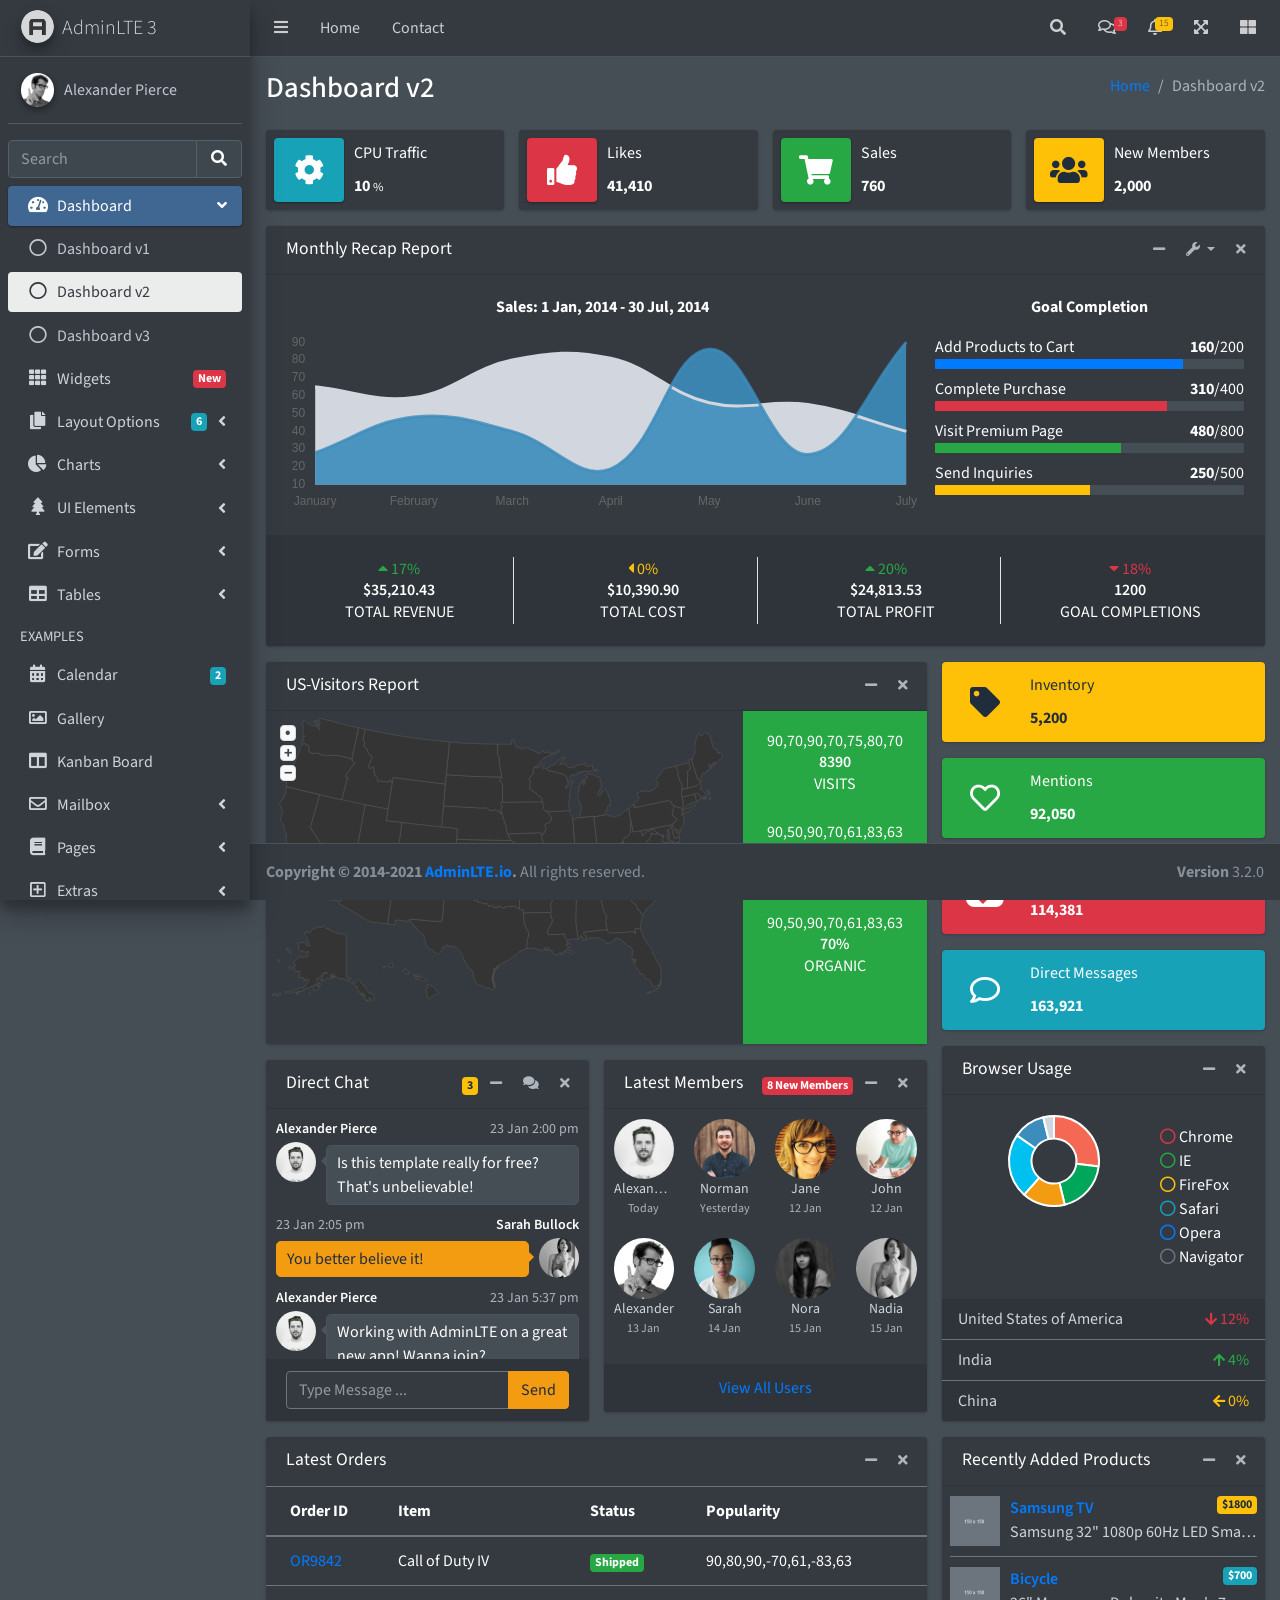
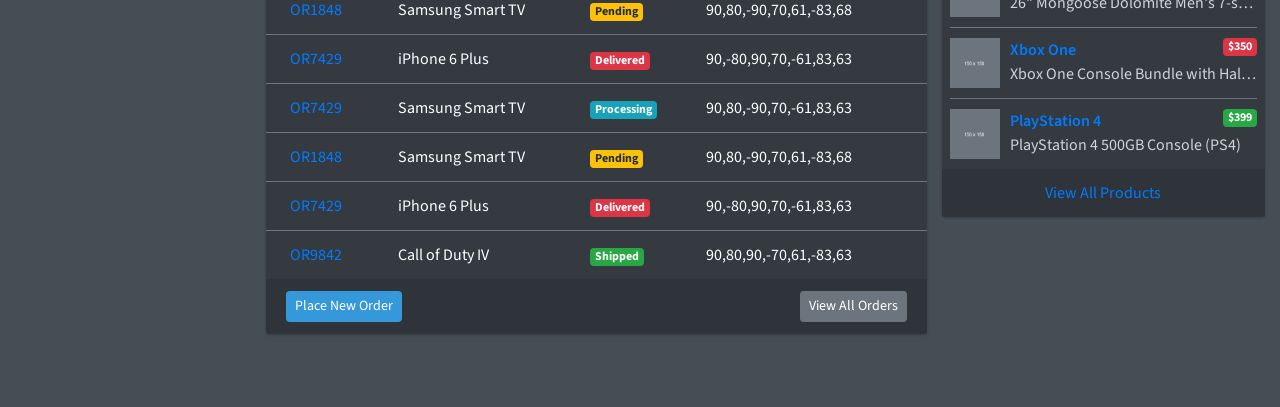
<file: index2.html>
<!DOCTYPE html>
<html lang="en">
<head>
  <meta charset="utf-8">
  <meta name="viewport" content="width=device-width, initial-scale=1">
  <title>AdminLTE 3 | Dashboard 2</title>

  <!-- Google Font: Source Sans Pro -->
  <link rel="stylesheet" href="https://fonts.googleapis.com/css?family=Source+Sans+Pro:300,400,400i,700&display=fallback">
  <!-- Font Awesome Icons -->
  <link rel="stylesheet" href="plugins/fontawesome-free/css/all.min.css">
  <!-- overlayScrollbars -->
  <link rel="stylesheet" href="plugins/overlayScrollbars/css/OverlayScrollbars.min.css">
  <!-- Theme style -->
  <link rel="stylesheet" href="dist/css/adminlte.min.css">
</head>
<body class="hold-transition dark-mode sidebar-mini layout-fixed layout-navbar-fixed layout-footer-fixed">
<div class="wrapper">

  <!-- Preloader -->
  <div class="preloader flex-column justify-content-center align-items-center">
    <img class="animation__wobble" src="dist/img/AdminLTELogo.png" alt="AdminLTELogo" height="60" width="60">
  </div>

  <!-- Navbar -->
  <nav class="main-header navbar navbar-expand navbar-dark">
    <!-- Left navbar links -->
    <ul class="navbar-nav">
      <li class="nav-item">
        <a class="nav-link" data-widget="pushmenu" href="#" role="button"><i class="fas fa-bars"></i></a>
      </li>
      <li class="nav-item d-none d-sm-inline-block">
        <a href="index3.html" class="nav-link">Home</a>
      </li>
      <li class="nav-item d-none d-sm-inline-block">
        <a href="#" class="nav-link">Contact</a>
      </li>
    </ul>

    <!-- Right navbar links -->
    <ul class="navbar-nav ml-auto">
      <!-- Navbar Search -->
      <li class="nav-item">
        <a class="nav-link" data-widget="navbar-search" href="#" role="button">
          <i class="fas fa-search"></i>
        </a>
        <div class="navbar-search-block">
          <form class="form-inline">
            <div class="input-group input-group-sm">
              <input class="form-control form-control-navbar" type="search" placeholder="Search" aria-label="Search">
              <div class="input-group-append">
                <button class="btn btn-navbar" type="submit">
                  <i class="fas fa-search"></i>
                </button>
                <button class="btn btn-navbar" type="button" data-widget="navbar-search">
                  <i class="fas fa-times"></i>
                </button>
              </div>
            </div>
          </form>
        </div>
      </li>

      <!-- Messages Dropdown Menu -->
      <li class="nav-item dropdown">
        <a class="nav-link" data-toggle="dropdown" href="#">
          <i class="far fa-comments"></i>
          <span class="badge badge-danger navbar-badge">3</span>
        </a>
        <div class="dropdown-menu dropdown-menu-lg dropdown-menu-right">
          <a href="#" class="dropdown-item">
            <!-- Message Start -->
            <div class="media">
              <img src="dist/img/user1-128x128.jpg" alt="User Avatar" class="img-size-50 mr-3 img-circle">
              <div class="media-body">
                <h3 class="dropdown-item-title">
                  Brad Diesel
                  <span class="float-right text-sm text-danger"><i class="fas fa-star"></i></span>
                </h3>
                <p class="text-sm">Call me whenever you can...</p>
                <p class="text-sm text-muted"><i class="far fa-clock mr-1"></i> 4 Hours Ago</p>
              </div>
            </div>
            <!-- Message End -->
          </a>
          <div class="dropdown-divider"></div>
          <a href="#" class="dropdown-item">
            <!-- Message Start -->
            <div class="media">
              <img src="dist/img/user8-128x128.jpg" alt="User Avatar" class="img-size-50 img-circle mr-3">
              <div class="media-body">
                <h3 class="dropdown-item-title">
                  John Pierce
                  <span class="float-right text-sm text-muted"><i class="fas fa-star"></i></span>
                </h3>
                <p class="text-sm">I got your message bro</p>
                <p class="text-sm text-muted"><i class="far fa-clock mr-1"></i> 4 Hours Ago</p>
              </div>
            </div>
            <!-- Message End -->
          </a>
          <div class="dropdown-divider"></div>
          <a href="#" class="dropdown-item">
            <!-- Message Start -->
            <div class="media">
              <img src="dist/img/user3-128x128.jpg" alt="User Avatar" class="img-size-50 img-circle mr-3">
              <div class="media-body">
                <h3 class="dropdown-item-title">
                  Nora Silvester
                  <span class="float-right text-sm text-warning"><i class="fas fa-star"></i></span>
                </h3>
                <p class="text-sm">The subject goes here</p>
                <p class="text-sm text-muted"><i class="far fa-clock mr-1"></i> 4 Hours Ago</p>
              </div>
            </div>
            <!-- Message End -->
          </a>
          <div class="dropdown-divider"></div>
          <a href="#" class="dropdown-item dropdown-footer">See All Messages</a>
        </div>
      </li>
      <!-- Notifications Dropdown Menu -->
      <li class="nav-item dropdown">
        <a class="nav-link" data-toggle="dropdown" href="#">
          <i class="far fa-bell"></i>
          <span class="badge badge-warning navbar-badge">15</span>
        </a>
        <div class="dropdown-menu dropdown-menu-lg dropdown-menu-right">
          <span class="dropdown-item dropdown-header">15 Notifications</span>
          <div class="dropdown-divider"></div>
          <a href="#" class="dropdown-item">
            <i class="fas fa-envelope mr-2"></i> 4 new messages
            <span class="float-right text-muted text-sm">3 mins</span>
          </a>
          <div class="dropdown-divider"></div>
          <a href="#" class="dropdown-item">
            <i class="fas fa-users mr-2"></i> 8 friend requests
            <span class="float-right text-muted text-sm">12 hours</span>
          </a>
          <div class="dropdown-divider"></div>
          <a href="#" class="dropdown-item">
            <i class="fas fa-file mr-2"></i> 3 new reports
            <span class="float-right text-muted text-sm">2 days</span>
          </a>
          <div class="dropdown-divider"></div>
          <a href="#" class="dropdown-item dropdown-footer">See All Notifications</a>
        </div>
      </li>
      <li class="nav-item">
        <a class="nav-link" data-widget="fullscreen" href="#" role="button">
          <i class="fas fa-expand-arrows-alt"></i>
        </a>
      </li>
      <li class="nav-item">
        <a class="nav-link" data-widget="control-sidebar" data-slide="true" href="#" role="button">
          <i class="fas fa-th-large"></i>
        </a>
      </li>
    </ul>
  </nav>
  <!-- /.navbar -->

  <!-- Main Sidebar Container -->
  <aside class="main-sidebar sidebar-dark-primary elevation-4">
    <!-- Brand Logo -->
    <a href="index3.html" class="brand-link">
      <img src="dist/img/AdminLTELogo.png" alt="AdminLTE Logo" class="brand-image img-circle elevation-3" style="opacity: .8">
      <span class="brand-text font-weight-light">AdminLTE 3</span>
    </a>

    <!-- Sidebar -->
    <div class="sidebar">
      <!-- Sidebar user panel (optional) -->
      <div class="user-panel mt-3 pb-3 mb-3 d-flex">
        <div class="image">
          <img src="dist/img/user2-160x160.jpg" class="img-circle elevation-2" alt="User Image">
        </div>
        <div class="info">
          <a href="#" class="d-block">Alexander Pierce</a>
        </div>
      </div>

      <!-- SidebarSearch Form -->
      <div class="form-inline">
        <div class="input-group" data-widget="sidebar-search">
          <input class="form-control form-control-sidebar" type="search" placeholder="Search" aria-label="Search">
          <div class="input-group-append">
            <button class="btn btn-sidebar">
              <i class="fas fa-search fa-fw"></i>
            </button>
          </div>
        </div>
      </div>

      <!-- Sidebar Menu -->
      <nav class="mt-2">
        <ul class="nav nav-pills nav-sidebar flex-column" data-widget="treeview" role="menu" data-accordion="false">
          <!-- Add icons to the links using the .nav-icon class
               with font-awesome or any other icon font library -->
          <li class="nav-item menu-open">
            <a href="#" class="nav-link active">
              <i class="nav-icon fas fa-tachometer-alt"></i>
              <p>
                Dashboard
                <i class="right fas fa-angle-left"></i>
              </p>
            </a>
            <ul class="nav nav-treeview">
              <li class="nav-item">
                <a href="./index.html" class="nav-link">
                  <i class="far fa-circle nav-icon"></i>
                  <p>Dashboard v1</p>
                </a>
              </li>
              <li class="nav-item">
                <a href="./index2.html" class="nav-link active">
                  <i class="far fa-circle nav-icon"></i>
                  <p>Dashboard v2</p>
                </a>
              </li>
              <li class="nav-item">
                <a href="./index3.html" class="nav-link">
                  <i class="far fa-circle nav-icon"></i>
                  <p>Dashboard v3</p>
                </a>
              </li>
            </ul>
          </li>
          <li class="nav-item">
            <a href="pages/widgets.html" class="nav-link">
              <i class="nav-icon fas fa-th"></i>
              <p>
                Widgets
                <span class="right badge badge-danger">New</span>
              </p>
            </a>
          </li>
          <li class="nav-item">
            <a href="#" class="nav-link">
              <i class="nav-icon fas fa-copy"></i>
              <p>
                Layout Options
                <i class="fas fa-angle-left right"></i>
                <span class="badge badge-info right">6</span>
              </p>
            </a>
            <ul class="nav nav-treeview">
              <li class="nav-item">
                <a href="pages/layout/top-nav.html" class="nav-link">
                  <i class="far fa-circle nav-icon"></i>
                  <p>Top Navigation</p>
                </a>
              </li>
              <li class="nav-item">
                <a href="pages/layout/top-nav-sidebar.html" class="nav-link">
                  <i class="far fa-circle nav-icon"></i>
                  <p>Top Navigation + Sidebar</p>
                </a>
              </li>
              <li class="nav-item">
                <a href="pages/layout/boxed.html" class="nav-link">
                  <i class="far fa-circle nav-icon"></i>
                  <p>Boxed</p>
                </a>
              </li>
              <li class="nav-item">
                <a href="pages/layout/fixed-sidebar.html" class="nav-link">
                  <i class="far fa-circle nav-icon"></i>
                  <p>Fixed Sidebar</p>
                </a>
              </li>
              <li class="nav-item">
                <a href="pages/layout/fixed-sidebar-custom.html" class="nav-link">
                  <i class="far fa-circle nav-icon"></i>
                  <p>Fixed Sidebar <small>+ Custom Area</small></p>
                </a>
              </li>
              <li class="nav-item">
                <a href="pages/layout/fixed-topnav.html" class="nav-link">
                  <i class="far fa-circle nav-icon"></i>
                  <p>Fixed Navbar</p>
                </a>
              </li>
              <li class="nav-item">
                <a href="pages/layout/fixed-footer.html" class="nav-link">
                  <i class="far fa-circle nav-icon"></i>
                  <p>Fixed Footer</p>
                </a>
              </li>
              <li class="nav-item">
                <a href="pages/layout/collapsed-sidebar.html" class="nav-link">
                  <i class="far fa-circle nav-icon"></i>
                  <p>Collapsed Sidebar</p>
                </a>
              </li>
            </ul>
          </li>
          <li class="nav-item">
            <a href="#" class="nav-link">
              <i class="nav-icon fas fa-chart-pie"></i>
              <p>
                Charts
                <i class="right fas fa-angle-left"></i>
              </p>
            </a>
            <ul class="nav nav-treeview">
              <li class="nav-item">
                <a href="pages/charts/chartjs.html" class="nav-link">
                  <i class="far fa-circle nav-icon"></i>
                  <p>ChartJS</p>
                </a>
              </li>
              <li class="nav-item">
                <a href="pages/charts/flot.html" class="nav-link">
                  <i class="far fa-circle nav-icon"></i>
                  <p>Flot</p>
                </a>
              </li>
              <li class="nav-item">
                <a href="pages/charts/inline.html" class="nav-link">
                  <i class="far fa-circle nav-icon"></i>
                  <p>Inline</p>
                </a>
              </li>
              <li class="nav-item">
                <a href="pages/charts/uplot.html" class="nav-link">
                  <i class="far fa-circle nav-icon"></i>
                  <p>uPlot</p>
                </a>
              </li>
            </ul>
          </li>
          <li class="nav-item">
            <a href="#" class="nav-link">
              <i class="nav-icon fas fa-tree"></i>
              <p>
                UI Elements
                <i class="fas fa-angle-left right"></i>
              </p>
            </a>
            <ul class="nav nav-treeview">
              <li class="nav-item">
                <a href="pages/UI/general.html" class="nav-link">
                  <i class="far fa-circle nav-icon"></i>
                  <p>General</p>
                </a>
              </li>
              <li class="nav-item">
                <a href="pages/UI/icons.html" class="nav-link">
                  <i class="far fa-circle nav-icon"></i>
                  <p>Icons</p>
                </a>
              </li>
              <li class="nav-item">
                <a href="pages/UI/buttons.html" class="nav-link">
                  <i class="far fa-circle nav-icon"></i>
                  <p>Buttons</p>
                </a>
              </li>
              <li class="nav-item">
                <a href="pages/UI/sliders.html" class="nav-link">
                  <i class="far fa-circle nav-icon"></i>
                  <p>Sliders</p>
                </a>
              </li>
              <li class="nav-item">
                <a href="pages/UI/modals.html" class="nav-link">
                  <i class="far fa-circle nav-icon"></i>
                  <p>Modals & Alerts</p>
                </a>
              </li>
              <li class="nav-item">
                <a href="pages/UI/navbar.html" class="nav-link">
                  <i class="far fa-circle nav-icon"></i>
                  <p>Navbar & Tabs</p>
                </a>
              </li>
              <li class="nav-item">
                <a href="pages/UI/timeline.html" class="nav-link">
                  <i class="far fa-circle nav-icon"></i>
                  <p>Timeline</p>
                </a>
              </li>
              <li class="nav-item">
                <a href="pages/UI/ribbons.html" class="nav-link">
                  <i class="far fa-circle nav-icon"></i>
                  <p>Ribbons</p>
                </a>
              </li>
            </ul>
          </li>
          <li class="nav-item">
            <a href="#" class="nav-link">
              <i class="nav-icon fas fa-edit"></i>
              <p>
                Forms
                <i class="fas fa-angle-left right"></i>
              </p>
            </a>
            <ul class="nav nav-treeview">
              <li class="nav-item">
                <a href="pages/forms/general.html" class="nav-link">
                  <i class="far fa-circle nav-icon"></i>
                  <p>General Elements</p>
                </a>
              </li>
              <li class="nav-item">
                <a href="pages/forms/advanced.html" class="nav-link">
                  <i class="far fa-circle nav-icon"></i>
                  <p>Advanced Elements</p>
                </a>
              </li>
              <li class="nav-item">
                <a href="pages/forms/editors.html" class="nav-link">
                  <i class="far fa-circle nav-icon"></i>
                  <p>Editors</p>
                </a>
              </li>
              <li class="nav-item">
                <a href="pages/forms/validation.html" class="nav-link">
                  <i class="far fa-circle nav-icon"></i>
                  <p>Validation</p>
                </a>
              </li>
            </ul>
          </li>
          <li class="nav-item">
            <a href="#" class="nav-link">
              <i class="nav-icon fas fa-table"></i>
              <p>
                Tables
                <i class="fas fa-angle-left right"></i>
              </p>
            </a>
            <ul class="nav nav-treeview">
              <li class="nav-item">
                <a href="pages/tables/simple.html" class="nav-link">
                  <i class="far fa-circle nav-icon"></i>
                  <p>Simple Tables</p>
                </a>
              </li>
              <li class="nav-item">
                <a href="pages/tables/data.html" class="nav-link">
                  <i class="far fa-circle nav-icon"></i>
                  <p>DataTables</p>
                </a>
              </li>
              <li class="nav-item">
                <a href="pages/tables/jsgrid.html" class="nav-link">
                  <i class="far fa-circle nav-icon"></i>
                  <p>jsGrid</p>
                </a>
              </li>
            </ul>
          </li>
          <li class="nav-header">EXAMPLES</li>
          <li class="nav-item">
            <a href="pages/calendar.html" class="nav-link">
              <i class="nav-icon fas fa-calendar-alt"></i>
              <p>
                Calendar
                <span class="badge badge-info right">2</span>
              </p>
            </a>
          </li>
          <li class="nav-item">
            <a href="pages/gallery.html" class="nav-link">
              <i class="nav-icon far fa-image"></i>
              <p>
                Gallery
              </p>
            </a>
          </li>
          <li class="nav-item">
            <a href="pages/kanban.html" class="nav-link">
              <i class="nav-icon fas fa-columns"></i>
              <p>
                Kanban Board
              </p>
            </a>
          </li>
          <li class="nav-item">
            <a href="#" class="nav-link">
              <i class="nav-icon far fa-envelope"></i>
              <p>
                Mailbox
                <i class="fas fa-angle-left right"></i>
              </p>
            </a>
            <ul class="nav nav-treeview">
              <li class="nav-item">
                <a href="pages/mailbox/mailbox.html" class="nav-link">
                  <i class="far fa-circle nav-icon"></i>
                  <p>Inbox</p>
                </a>
              </li>
              <li class="nav-item">
                <a href="pages/mailbox/compose.html" class="nav-link">
                  <i class="far fa-circle nav-icon"></i>
                  <p>Compose</p>
                </a>
              </li>
              <li class="nav-item">
                <a href="pages/mailbox/read-mail.html" class="nav-link">
                  <i class="far fa-circle nav-icon"></i>
                  <p>Read</p>
                </a>
              </li>
            </ul>
          </li>
          <li class="nav-item">
            <a href="#" class="nav-link">
              <i class="nav-icon fas fa-book"></i>
              <p>
                Pages
                <i class="fas fa-angle-left right"></i>
              </p>
            </a>
            <ul class="nav nav-treeview">
              <li class="nav-item">
                <a href="pages/examples/invoice.html" class="nav-link">
                  <i class="far fa-circle nav-icon"></i>
                  <p>Invoice</p>
                </a>
              </li>
              <li class="nav-item">
                <a href="pages/examples/profile.html" class="nav-link">
                  <i class="far fa-circle nav-icon"></i>
                  <p>Profile</p>
                </a>
              </li>
              <li class="nav-item">
                <a href="pages/examples/e-commerce.html" class="nav-link">
                  <i class="far fa-circle nav-icon"></i>
                  <p>E-commerce</p>
                </a>
              </li>
              <li class="nav-item">
                <a href="pages/examples/projects.html" class="nav-link">
                  <i class="far fa-circle nav-icon"></i>
                  <p>Projects</p>
                </a>
              </li>
              <li class="nav-item">
                <a href="pages/examples/project-add.html" class="nav-link">
                  <i class="far fa-circle nav-icon"></i>
                  <p>Project Add</p>
                </a>
              </li>
              <li class="nav-item">
                <a href="pages/examples/project-edit.html" class="nav-link">
                  <i class="far fa-circle nav-icon"></i>
                  <p>Project Edit</p>
                </a>
              </li>
              <li class="nav-item">
                <a href="pages/examples/project-detail.html" class="nav-link">
                  <i class="far fa-circle nav-icon"></i>
                  <p>Project Detail</p>
                </a>
              </li>
              <li class="nav-item">
                <a href="pages/examples/contacts.html" class="nav-link">
                  <i class="far fa-circle nav-icon"></i>
                  <p>Contacts</p>
                </a>
              </li>
              <li class="nav-item">
                <a href="pages/examples/faq.html" class="nav-link">
                  <i class="far fa-circle nav-icon"></i>
                  <p>FAQ</p>
                </a>
              </li>
              <li class="nav-item">
                <a href="pages/examples/contact-us.html" class="nav-link">
                  <i class="far fa-circle nav-icon"></i>
                  <p>Contact us</p>
                </a>
              </li>
            </ul>
          </li>
          <li class="nav-item">
            <a href="#" class="nav-link">
              <i class="nav-icon far fa-plus-square"></i>
              <p>
                Extras
                <i class="fas fa-angle-left right"></i>
              </p>
            </a>
            <ul class="nav nav-treeview">
              <li class="nav-item">
                <a href="#" class="nav-link">
                  <i class="far fa-circle nav-icon"></i>
                  <p>
                    Login & Register v1
                    <i class="fas fa-angle-left right"></i>
                  </p>
                </a>
                <ul class="nav nav-treeview">
                  <li class="nav-item">
                    <a href="pages/examples/login.html" class="nav-link">
                      <i class="far fa-circle nav-icon"></i>
                      <p>Login v1</p>
                    </a>
                  </li>
                  <li class="nav-item">
                    <a href="pages/examples/register.html" class="nav-link">
                      <i class="far fa-circle nav-icon"></i>
                      <p>Register v1</p>
                    </a>
                  </li>
                  <li class="nav-item">
                    <a href="pages/examples/forgot-password.html" class="nav-link">
                      <i class="far fa-circle nav-icon"></i>
                      <p>Forgot Password v1</p>
                    </a>
                  </li>
                  <li class="nav-item">
                    <a href="pages/examples/recover-password.html" class="nav-link">
                      <i class="far fa-circle nav-icon"></i>
                      <p>Recover Password v1</p>
                    </a>
                  </li>
                </ul>
              </li>
              <li class="nav-item">
                <a href="#" class="nav-link">
                  <i class="far fa-circle nav-icon"></i>
                  <p>
                    Login & Register v2
                    <i class="fas fa-angle-left right"></i>
                  </p>
                </a>
                <ul class="nav nav-treeview">
                  <li class="nav-item">
                    <a href="pages/examples/login-v2.html" class="nav-link">
                      <i class="far fa-circle nav-icon"></i>
                      <p>Login v2</p>
                    </a>
                  </li>
                  <li class="nav-item">
                    <a href="pages/examples/register-v2.html" class="nav-link">
                      <i class="far fa-circle nav-icon"></i>
                      <p>Register v2</p>
                    </a>
                  </li>
                  <li class="nav-item">
                    <a href="pages/examples/forgot-password-v2.html" class="nav-link">
                      <i class="far fa-circle nav-icon"></i>
                      <p>Forgot Password v2</p>
                    </a>
                  </li>
                  <li class="nav-item">
                    <a href="pages/examples/recover-password-v2.html" class="nav-link">
                      <i class="far fa-circle nav-icon"></i>
                      <p>Recover Password v2</p>
                    </a>
                  </li>
                </ul>
              </li>
              <li class="nav-item">
                <a href="pages/examples/lockscreen.html" class="nav-link">
                  <i class="far fa-circle nav-icon"></i>
                  <p>Lockscreen</p>
                </a>
              </li>
              <li class="nav-item">
                <a href="pages/examples/legacy-user-menu.html" class="nav-link">
                  <i class="far fa-circle nav-icon"></i>
                  <p>Legacy User Menu</p>
                </a>
              </li>
              <li class="nav-item">
                <a href="pages/examples/language-menu.html" class="nav-link">
                  <i class="far fa-circle nav-icon"></i>
                  <p>Language Menu</p>
                </a>
              </li>
              <li class="nav-item">
                <a href="pages/examples/404.html" class="nav-link">
                  <i class="far fa-circle nav-icon"></i>
                  <p>Error 404</p>
                </a>
              </li>
              <li class="nav-item">
                <a href="pages/examples/500.html" class="nav-link">
                  <i class="far fa-circle nav-icon"></i>
                  <p>Error 500</p>
                </a>
              </li>
              <li class="nav-item">
                <a href="pages/examples/pace.html" class="nav-link">
                  <i class="far fa-circle nav-icon"></i>
                  <p>Pace</p>
                </a>
              </li>
              <li class="nav-item">
                <a href="pages/examples/blank.html" class="nav-link">
                  <i class="far fa-circle nav-icon"></i>
                  <p>Blank Page</p>
                </a>
              </li>
              <li class="nav-item">
                <a href="starter.html" class="nav-link">
                  <i class="far fa-circle nav-icon"></i>
                  <p>Starter Page</p>
                </a>
              </li>
            </ul>
          </li>
          <li class="nav-item">
            <a href="#" class="nav-link">
              <i class="nav-icon fas fa-search"></i>
              <p>
                Search
                <i class="fas fa-angle-left right"></i>
              </p>
            </a>
            <ul class="nav nav-treeview">
              <li class="nav-item">
                <a href="pages/search/simple.html" class="nav-link">
                  <i class="far fa-circle nav-icon"></i>
                  <p>Simple Search</p>
                </a>
              </li>
              <li class="nav-item">
                <a href="pages/search/enhanced.html" class="nav-link">
                  <i class="far fa-circle nav-icon"></i>
                  <p>Enhanced</p>
                </a>
              </li>
            </ul>
          </li>
          <li class="nav-header">MISCELLANEOUS</li>
          <li class="nav-item">
            <a href="iframe.html" class="nav-link">
              <i class="nav-icon fas fa-ellipsis-h"></i>
              <p>Tabbed IFrame Plugin</p>
            </a>
          </li>
          <li class="nav-item">
            <a href="https://adminlte.io/docs/3.1/" class="nav-link">
              <i class="nav-icon fas fa-file"></i>
              <p>Documentation</p>
            </a>
          </li>
          <li class="nav-header">MULTI LEVEL EXAMPLE</li>
          <li class="nav-item">
            <a href="#" class="nav-link">
              <i class="fas fa-circle nav-icon"></i>
              <p>Level 1</p>
            </a>
          </li>
          <li class="nav-item">
            <a href="#" class="nav-link">
              <i class="nav-icon fas fa-circle"></i>
              <p>
                Level 1
                <i class="right fas fa-angle-left"></i>
              </p>
            </a>
            <ul class="nav nav-treeview">
              <li class="nav-item">
                <a href="#" class="nav-link">
                  <i class="far fa-circle nav-icon"></i>
                  <p>Level 2</p>
                </a>
              </li>
              <li class="nav-item">
                <a href="#" class="nav-link">
                  <i class="far fa-circle nav-icon"></i>
                  <p>
                    Level 2
                    <i class="right fas fa-angle-left"></i>
                  </p>
                </a>
                <ul class="nav nav-treeview">
                  <li class="nav-item">
                    <a href="#" class="nav-link">
                      <i class="far fa-dot-circle nav-icon"></i>
                      <p>Level 3</p>
                    </a>
                  </li>
                  <li class="nav-item">
                    <a href="#" class="nav-link">
                      <i class="far fa-dot-circle nav-icon"></i>
                      <p>Level 3</p>
                    </a>
                  </li>
                  <li class="nav-item">
                    <a href="#" class="nav-link">
                      <i class="far fa-dot-circle nav-icon"></i>
                      <p>Level 3</p>
                    </a>
                  </li>
                </ul>
              </li>
              <li class="nav-item">
                <a href="#" class="nav-link">
                  <i class="far fa-circle nav-icon"></i>
                  <p>Level 2</p>
                </a>
              </li>
            </ul>
          </li>
          <li class="nav-item">
            <a href="#" class="nav-link">
              <i class="fas fa-circle nav-icon"></i>
              <p>Level 1</p>
            </a>
          </li>
          <li class="nav-header">LABELS</li>
          <li class="nav-item">
            <a href="#" class="nav-link">
              <i class="nav-icon far fa-circle text-danger"></i>
              <p class="text">Important</p>
            </a>
          </li>
          <li class="nav-item">
            <a href="#" class="nav-link">
              <i class="nav-icon far fa-circle text-warning"></i>
              <p>Warning</p>
            </a>
          </li>
          <li class="nav-item">
            <a href="#" class="nav-link">
              <i class="nav-icon far fa-circle text-info"></i>
              <p>Informational</p>
            </a>
          </li>
        </ul>
      </nav>
      <!-- /.sidebar-menu -->
    </div>
    <!-- /.sidebar -->
  </aside>

  <!-- Content Wrapper. Contains page content -->
  <div class="content-wrapper">
    <!-- Content Header (Page header) -->
    <div class="content-header">
      <div class="container-fluid">
        <div class="row mb-2">
          <div class="col-sm-6">
            <h1 class="m-0">Dashboard v2</h1>
          </div><!-- /.col -->
          <div class="col-sm-6">
            <ol class="breadcrumb float-sm-right">
              <li class="breadcrumb-item"><a href="#">Home</a></li>
              <li class="breadcrumb-item active">Dashboard v2</li>
            </ol>
          </div><!-- /.col -->
        </div><!-- /.row -->
      </div><!-- /.container-fluid -->
    </div>
    <!-- /.content-header -->

    <!-- Main content -->
    <section class="content">
      <div class="container-fluid">
        <!-- Info boxes -->
        <div class="row">
          <div class="col-12 col-sm-6 col-md-3">
            <div class="info-box">
              <span class="info-box-icon bg-info elevation-1"><i class="fas fa-cog"></i></span>

              <div class="info-box-content">
                <span class="info-box-text">CPU Traffic</span>
                <span class="info-box-number">
                  10
                  <small>%</small>
                </span>
              </div>
              <!-- /.info-box-content -->
            </div>
            <!-- /.info-box -->
          </div>
          <!-- /.col -->
          <div class="col-12 col-sm-6 col-md-3">
            <div class="info-box mb-3">
              <span class="info-box-icon bg-danger elevation-1"><i class="fas fa-thumbs-up"></i></span>

              <div class="info-box-content">
                <span class="info-box-text">Likes</span>
                <span class="info-box-number">41,410</span>
              </div>
              <!-- /.info-box-content -->
            </div>
            <!-- /.info-box -->
          </div>
          <!-- /.col -->

          <!-- fix for small devices only -->
          <div class="clearfix hidden-md-up"></div>

          <div class="col-12 col-sm-6 col-md-3">
            <div class="info-box mb-3">
              <span class="info-box-icon bg-success elevation-1"><i class="fas fa-shopping-cart"></i></span>

              <div class="info-box-content">
                <span class="info-box-text">Sales</span>
                <span class="info-box-number">760</span>
              </div>
              <!-- /.info-box-content -->
            </div>
            <!-- /.info-box -->
          </div>
          <!-- /.col -->
          <div class="col-12 col-sm-6 col-md-3">
            <div class="info-box mb-3">
              <span class="info-box-icon bg-warning elevation-1"><i class="fas fa-users"></i></span>

              <div class="info-box-content">
                <span class="info-box-text">New Members</span>
                <span class="info-box-number">2,000</span>
              </div>
              <!-- /.info-box-content -->
            </div>
            <!-- /.info-box -->
          </div>
          <!-- /.col -->
        </div>
        <!-- /.row -->

        <div class="row">
          <div class="col-md-12">
            <div class="card">
              <div class="card-header">
                <h5 class="card-title">Monthly Recap Report</h5>

                <div class="card-tools">
                  <button type="button" class="btn btn-tool" data-card-widget="collapse">
                    <i class="fas fa-minus"></i>
                  </button>
                  <div class="btn-group">
                    <button type="button" class="btn btn-tool dropdown-toggle" data-toggle="dropdown">
                      <i class="fas fa-wrench"></i>
                    </button>
                    <div class="dropdown-menu dropdown-menu-right" role="menu">
                      <a href="#" class="dropdown-item">Action</a>
                      <a href="#" class="dropdown-item">Another action</a>
                      <a href="#" class="dropdown-item">Something else here</a>
                      <a class="dropdown-divider"></a>
                      <a href="#" class="dropdown-item">Separated link</a>
                    </div>
                  </div>
                  <button type="button" class="btn btn-tool" data-card-widget="remove">
                    <i class="fas fa-times"></i>
                  </button>
                </div>
              </div>
              <!-- /.card-header -->
              <div class="card-body">
                <div class="row">
                  <div class="col-md-8">
                    <p class="text-center">
                      <strong>Sales: 1 Jan, 2014 - 30 Jul, 2014</strong>
                    </p>

                    <div class="chart">
                      <!-- Sales Chart Canvas -->
                      <canvas id="salesChart" height="180" style="height: 180px;"></canvas>
                    </div>
                    <!-- /.chart-responsive -->
                  </div>
                  <!-- /.col -->
                  <div class="col-md-4">
                    <p class="text-center">
                      <strong>Goal Completion</strong>
                    </p>

                    <div class="progress-group">
                      Add Products to Cart
                      <span class="float-right"><b>160</b>/200</span>
                      <div class="progress progress-sm">
                        <div class="progress-bar bg-primary" style="width: 80%"></div>
                      </div>
                    </div>
                    <!-- /.progress-group -->

                    <div class="progress-group">
                      Complete Purchase
                      <span class="float-right"><b>310</b>/400</span>
                      <div class="progress progress-sm">
                        <div class="progress-bar bg-danger" style="width: 75%"></div>
                      </div>
                    </div>

                    <!-- /.progress-group -->
                    <div class="progress-group">
                      <span class="progress-text">Visit Premium Page</span>
                      <span class="float-right"><b>480</b>/800</span>
                      <div class="progress progress-sm">
                        <div class="progress-bar bg-success" style="width: 60%"></div>
                      </div>
                    </div>

                    <!-- /.progress-group -->
                    <div class="progress-group">
                      Send Inquiries
                      <span class="float-right"><b>250</b>/500</span>
                      <div class="progress progress-sm">
                        <div class="progress-bar bg-warning" style="width: 50%"></div>
                      </div>
                    </div>
                    <!-- /.progress-group -->
                  </div>
                  <!-- /.col -->
                </div>
                <!-- /.row -->
              </div>
              <!-- ./card-body -->
              <div class="card-footer">
                <div class="row">
                  <div class="col-sm-3 col-6">
                    <div class="description-block border-right">
                      <span class="description-percentage text-success"><i class="fas fa-caret-up"></i> 17%</span>
                      <h5 class="description-header">$35,210.43</h5>
                      <span class="description-text">TOTAL REVENUE</span>
                    </div>
                    <!-- /.description-block -->
                  </div>
                  <!-- /.col -->
                  <div class="col-sm-3 col-6">
                    <div class="description-block border-right">
                      <span class="description-percentage text-warning"><i class="fas fa-caret-left"></i> 0%</span>
                      <h5 class="description-header">$10,390.90</h5>
                      <span class="description-text">TOTAL COST</span>
                    </div>
                    <!-- /.description-block -->
                  </div>
                  <!-- /.col -->
                  <div class="col-sm-3 col-6">
                    <div class="description-block border-right">
                      <span class="description-percentage text-success"><i class="fas fa-caret-up"></i> 20%</span>
                      <h5 class="description-header">$24,813.53</h5>
                      <span class="description-text">TOTAL PROFIT</span>
                    </div>
                    <!-- /.description-block -->
                  </div>
                  <!-- /.col -->
                  <div class="col-sm-3 col-6">
                    <div class="description-block">
                      <span class="description-percentage text-danger"><i class="fas fa-caret-down"></i> 18%</span>
                      <h5 class="description-header">1200</h5>
                      <span class="description-text">GOAL COMPLETIONS</span>
                    </div>
                    <!-- /.description-block -->
                  </div>
                </div>
                <!-- /.row -->
              </div>
              <!-- /.card-footer -->
            </div>
            <!-- /.card -->
          </div>
          <!-- /.col -->
        </div>
        <!-- /.row -->

        <!-- Main row -->
        <div class="row">
          <!-- Left col -->
          <div class="col-md-8">
            <!-- MAP & BOX PANE -->
            <div class="card">
              <div class="card-header">
                <h3 class="card-title">US-Visitors Report</h3>

                <div class="card-tools">
                  <button type="button" class="btn btn-tool" data-card-widget="collapse">
                    <i class="fas fa-minus"></i>
                  </button>
                  <button type="button" class="btn btn-tool" data-card-widget="remove">
                    <i class="fas fa-times"></i>
                  </button>
                </div>
              </div>
              <!-- /.card-header -->
              <div class="card-body p-0">
                <div class="d-md-flex">
                  <div class="p-1 flex-fill" style="overflow: hidden">
                    <!-- Map will be created here -->
                    <div id="world-map-markers" style="height: 325px; overflow: hidden">
                      <div class="map"></div>
                    </div>
                  </div>
                  <div class="card-pane-right bg-success pt-2 pb-2 pl-4 pr-4">
                    <div class="description-block mb-4">
                      <div class="sparkbar pad" data-color="#fff">90,70,90,70,75,80,70</div>
                      <h5 class="description-header">8390</h5>
                      <span class="description-text">Visits</span>
                    </div>
                    <!-- /.description-block -->
                    <div class="description-block mb-4">
                      <div class="sparkbar pad" data-color="#fff">90,50,90,70,61,83,63</div>
                      <h5 class="description-header">30%</h5>
                      <span class="description-text">Referrals</span>
                    </div>
                    <!-- /.description-block -->
                    <div class="description-block">
                      <div class="sparkbar pad" data-color="#fff">90,50,90,70,61,83,63</div>
                      <h5 class="description-header">70%</h5>
                      <span class="description-text">Organic</span>
                    </div>
                    <!-- /.description-block -->
                  </div><!-- /.card-pane-right -->
                </div><!-- /.d-md-flex -->
              </div>
              <!-- /.card-body -->
            </div>
            <!-- /.card -->
            <div class="row">
              <div class="col-md-6">
                <!-- DIRECT CHAT -->
                <div class="card direct-chat direct-chat-warning">
                  <div class="card-header">
                    <h3 class="card-title">Direct Chat</h3>

                    <div class="card-tools">
                      <span title="3 New Messages" class="badge badge-warning">3</span>
                      <button type="button" class="btn btn-tool" data-card-widget="collapse">
                        <i class="fas fa-minus"></i>
                      </button>
                      <button type="button" class="btn btn-tool" title="Contacts" data-widget="chat-pane-toggle">
                        <i class="fas fa-comments"></i>
                      </button>
                      <button type="button" class="btn btn-tool" data-card-widget="remove">
                        <i class="fas fa-times"></i>
                      </button>
                    </div>
                  </div>
                  <!-- /.card-header -->
                  <div class="card-body">
                    <!-- Conversations are loaded here -->
                    <div class="direct-chat-messages">
                      <!-- Message. Default to the left -->
                      <div class="direct-chat-msg">
                        <div class="direct-chat-infos clearfix">
                          <span class="direct-chat-name float-left">Alexander Pierce</span>
                          <span class="direct-chat-timestamp float-right">23 Jan 2:00 pm</span>
                        </div>
                        <!-- /.direct-chat-infos -->
                        <img class="direct-chat-img" src="dist/img/user1-128x128.jpg" alt="message user image">
                        <!-- /.direct-chat-img -->
                        <div class="direct-chat-text">
                          Is this template really for free? That's unbelievable!
                        </div>
                        <!-- /.direct-chat-text -->
                      </div>
                      <!-- /.direct-chat-msg -->

                      <!-- Message to the right -->
                      <div class="direct-chat-msg right">
                        <div class="direct-chat-infos clearfix">
                          <span class="direct-chat-name float-right">Sarah Bullock</span>
                          <span class="direct-chat-timestamp float-left">23 Jan 2:05 pm</span>
                        </div>
                        <!-- /.direct-chat-infos -->
                        <img class="direct-chat-img" src="dist/img/user3-128x128.jpg" alt="message user image">
                        <!-- /.direct-chat-img -->
                        <div class="direct-chat-text">
                          You better believe it!
                        </div>
                        <!-- /.direct-chat-text -->
                      </div>
                      <!-- /.direct-chat-msg -->

                      <!-- Message. Default to the left -->
                      <div class="direct-chat-msg">
                        <div class="direct-chat-infos clearfix">
                          <span class="direct-chat-name float-left">Alexander Pierce</span>
                          <span class="direct-chat-timestamp float-right">23 Jan 5:37 pm</span>
                        </div>
                        <!-- /.direct-chat-infos -->
                        <img class="direct-chat-img" src="dist/img/user1-128x128.jpg" alt="message user image">
                        <!-- /.direct-chat-img -->
                        <div class="direct-chat-text">
                          Working with AdminLTE on a great new app! Wanna join?
                        </div>
                        <!-- /.direct-chat-text -->
                      </div>
                      <!-- /.direct-chat-msg -->

                      <!-- Message to the right -->
                      <div class="direct-chat-msg right">
                        <div class="direct-chat-infos clearfix">
                          <span class="direct-chat-name float-right">Sarah Bullock</span>
                          <span class="direct-chat-timestamp float-left">23 Jan 6:10 pm</span>
                        </div>
                        <!-- /.direct-chat-infos -->
                        <img class="direct-chat-img" src="dist/img/user3-128x128.jpg" alt="message user image">
                        <!-- /.direct-chat-img -->
                        <div class="direct-chat-text">
                          I would love to.
                        </div>
                        <!-- /.direct-chat-text -->
                      </div>
                      <!-- /.direct-chat-msg -->

                    </div>
                    <!--/.direct-chat-messages-->

                    <!-- Contacts are loaded here -->
                    <div class="direct-chat-contacts">
                      <ul class="contacts-list">
                        <li>
                          <a href="#">
                            <img class="contacts-list-img" src="dist/img/user1-128x128.jpg" alt="User Avatar">

                            <div class="contacts-list-info">
                              <span class="contacts-list-name">
                                Count Dracula
                                <small class="contacts-list-date float-right">2/28/2015</small>
                              </span>
                              <span class="contacts-list-msg">How have you been? I was...</span>
                            </div>
                            <!-- /.contacts-list-info -->
                          </a>
                        </li>
                        <!-- End Contact Item -->
                        <li>
                          <a href="#">
                            <img class="contacts-list-img" src="dist/img/user7-128x128.jpg" alt="User Avatar">

                            <div class="contacts-list-info">
                              <span class="contacts-list-name">
                                Sarah Doe
                                <small class="contacts-list-date float-right">2/23/2015</small>
                              </span>
                              <span class="contacts-list-msg">I will be waiting for...</span>
                            </div>
                            <!-- /.contacts-list-info -->
                          </a>
                        </li>
                        <!-- End Contact Item -->
                        <li>
                          <a href="#">
                            <img class="contacts-list-img" src="dist/img/user3-128x128.jpg" alt="User Avatar">

                            <div class="contacts-list-info">
                              <span class="contacts-list-name">
                                Nadia Jolie
                                <small class="contacts-list-date float-right">2/20/2015</small>
                              </span>
                              <span class="contacts-list-msg">I'll call you back at...</span>
                            </div>
                            <!-- /.contacts-list-info -->
                          </a>
                        </li>
                        <!-- End Contact Item -->
                        <li>
                          <a href="#">
                            <img class="contacts-list-img" src="dist/img/user5-128x128.jpg" alt="User Avatar">

                            <div class="contacts-list-info">
                              <span class="contacts-list-name">
                                Nora S. Vans
                                <small class="contacts-list-date float-right">2/10/2015</small>
                              </span>
                              <span class="contacts-list-msg">Where is your new...</span>
                            </div>
                            <!-- /.contacts-list-info -->
                          </a>
                        </li>
                        <!-- End Contact Item -->
                        <li>
                          <a href="#">
                            <img class="contacts-list-img" src="dist/img/user6-128x128.jpg" alt="User Avatar">

                            <div class="contacts-list-info">
                              <span class="contacts-list-name">
                                John K.
                                <small class="contacts-list-date float-right">1/27/2015</small>
                              </span>
                              <span class="contacts-list-msg">Can I take a look at...</span>
                            </div>
                            <!-- /.contacts-list-info -->
                          </a>
                        </li>
                        <!-- End Contact Item -->
                        <li>
                          <a href="#">
                            <img class="contacts-list-img" src="dist/img/user8-128x128.jpg" alt="User Avatar">

                            <div class="contacts-list-info">
                              <span class="contacts-list-name">
                                Kenneth M.
                                <small class="contacts-list-date float-right">1/4/2015</small>
                              </span>
                              <span class="contacts-list-msg">Never mind I found...</span>
                            </div>
                            <!-- /.contacts-list-info -->
                          </a>
                        </li>
                        <!-- End Contact Item -->
                      </ul>
                      <!-- /.contacts-list -->
                    </div>
                    <!-- /.direct-chat-pane -->
                  </div>
                  <!-- /.card-body -->
                  <div class="card-footer">
                    <form action="#" method="post">
                      <div class="input-group">
                        <input type="text" name="message" placeholder="Type Message ..." class="form-control">
                        <span class="input-group-append">
                          <button type="button" class="btn btn-warning">Send</button>
                        </span>
                      </div>
                    </form>
                  </div>
                  <!-- /.card-footer-->
                </div>
                <!--/.direct-chat -->
              </div>
              <!-- /.col -->

              <div class="col-md-6">
                <!-- USERS LIST -->
                <div class="card">
                  <div class="card-header">
                    <h3 class="card-title">Latest Members</h3>

                    <div class="card-tools">
                      <span class="badge badge-danger">8 New Members</span>
                      <button type="button" class="btn btn-tool" data-card-widget="collapse">
                        <i class="fas fa-minus"></i>
                      </button>
                      <button type="button" class="btn btn-tool" data-card-widget="remove">
                        <i class="fas fa-times"></i>
                      </button>
                    </div>
                  </div>
                  <!-- /.card-header -->
                  <div class="card-body p-0">
                    <ul class="users-list clearfix">
                      <li>
                        <img src="dist/img/user1-128x128.jpg" alt="User Image">
                        <a class="users-list-name" href="#">Alexander Pierce</a>
                        <span class="users-list-date">Today</span>
                      </li>
                      <li>
                        <img src="dist/img/user8-128x128.jpg" alt="User Image">
                        <a class="users-list-name" href="#">Norman</a>
                        <span class="users-list-date">Yesterday</span>
                      </li>
                      <li>
                        <img src="dist/img/user7-128x128.jpg" alt="User Image">
                        <a class="users-list-name" href="#">Jane</a>
                        <span class="users-list-date">12 Jan</span>
                      </li>
                      <li>
                        <img src="dist/img/user6-128x128.jpg" alt="User Image">
                        <a class="users-list-name" href="#">John</a>
                        <span class="users-list-date">12 Jan</span>
                      </li>
                      <li>
                        <img src="dist/img/user2-160x160.jpg" alt="User Image">
                        <a class="users-list-name" href="#">Alexander</a>
                        <span class="users-list-date">13 Jan</span>
                      </li>
                      <li>
                        <img src="dist/img/user5-128x128.jpg" alt="User Image">
                        <a class="users-list-name" href="#">Sarah</a>
                        <span class="users-list-date">14 Jan</span>
                      </li>
                      <li>
                        <img src="dist/img/user4-128x128.jpg" alt="User Image">
                        <a class="users-list-name" href="#">Nora</a>
                        <span class="users-list-date">15 Jan</span>
                      </li>
                      <li>
                        <img src="dist/img/user3-128x128.jpg" alt="User Image">
                        <a class="users-list-name" href="#">Nadia</a>
                        <span class="users-list-date">15 Jan</span>
                      </li>
                    </ul>
                    <!-- /.users-list -->
                  </div>
                  <!-- /.card-body -->
                  <div class="card-footer text-center">
                    <a href="javascript:">View All Users</a>
                  </div>
                  <!-- /.card-footer -->
                </div>
                <!--/.card -->
              </div>
              <!-- /.col -->
            </div>
            <!-- /.row -->

            <!-- TABLE: LATEST ORDERS -->
            <div class="card">
              <div class="card-header border-transparent">
                <h3 class="card-title">Latest Orders</h3>

                <div class="card-tools">
                  <button type="button" class="btn btn-tool" data-card-widget="collapse">
                    <i class="fas fa-minus"></i>
                  </button>
                  <button type="button" class="btn btn-tool" data-card-widget="remove">
                    <i class="fas fa-times"></i>
                  </button>
                </div>
              </div>
              <!-- /.card-header -->
              <div class="card-body p-0">
                <div class="table-responsive">
                  <table class="table m-0">
                    <thead>
                    <tr>
                      <th>Order ID</th>
                      <th>Item</th>
                      <th>Status</th>
                      <th>Popularity</th>
                    </tr>
                    </thead>
                    <tbody>
                    <tr>
                      <td><a href="pages/examples/invoice.html">OR9842</a></td>
                      <td>Call of Duty IV</td>
                      <td><span class="badge badge-success">Shipped</span></td>
                      <td>
                        <div class="sparkbar" data-color="#00a65a" data-height="20">90,80,90,-70,61,-83,63</div>
                      </td>
                    </tr>
                    <tr>
                      <td><a href="pages/examples/invoice.html">OR1848</a></td>
                      <td>Samsung Smart TV</td>
                      <td><span class="badge badge-warning">Pending</span></td>
                      <td>
                        <div class="sparkbar" data-color="#f39c12" data-height="20">90,80,-90,70,61,-83,68</div>
                      </td>
                    </tr>
                    <tr>
                      <td><a href="pages/examples/invoice.html">OR7429</a></td>
                      <td>iPhone 6 Plus</td>
                      <td><span class="badge badge-danger">Delivered</span></td>
                      <td>
                        <div class="sparkbar" data-color="#f56954" data-height="20">90,-80,90,70,-61,83,63</div>
                      </td>
                    </tr>
                    <tr>
                      <td><a href="pages/examples/invoice.html">OR7429</a></td>
                      <td>Samsung Smart TV</td>
                      <td><span class="badge badge-info">Processing</span></td>
                      <td>
                        <div class="sparkbar" data-color="#00c0ef" data-height="20">90,80,-90,70,-61,83,63</div>
                      </td>
                    </tr>
                    <tr>
                      <td><a href="pages/examples/invoice.html">OR1848</a></td>
                      <td>Samsung Smart TV</td>
                      <td><span class="badge badge-warning">Pending</span></td>
                      <td>
                        <div class="sparkbar" data-color="#f39c12" data-height="20">90,80,-90,70,61,-83,68</div>
                      </td>
                    </tr>
                    <tr>
                      <td><a href="pages/examples/invoice.html">OR7429</a></td>
                      <td>iPhone 6 Plus</td>
                      <td><span class="badge badge-danger">Delivered</span></td>
                      <td>
                        <div class="sparkbar" data-color="#f56954" data-height="20">90,-80,90,70,-61,83,63</div>
                      </td>
                    </tr>
                    <tr>
                      <td><a href="pages/examples/invoice.html">OR9842</a></td>
                      <td>Call of Duty IV</td>
                      <td><span class="badge badge-success">Shipped</span></td>
                      <td>
                        <div class="sparkbar" data-color="#00a65a" data-height="20">90,80,90,-70,61,-83,63</div>
                      </td>
                    </tr>
                    </tbody>
                  </table>
                </div>
                <!-- /.table-responsive -->
              </div>
              <!-- /.card-body -->
              <div class="card-footer clearfix">
                <a href="javascript:void(0)" class="btn btn-sm btn-info float-left">Place New Order</a>
                <a href="javascript:void(0)" class="btn btn-sm btn-secondary float-right">View All Orders</a>
              </div>
              <!-- /.card-footer -->
            </div>
            <!-- /.card -->
          </div>
          <!-- /.col -->

          <div class="col-md-4">
            <!-- Info Boxes Style 2 -->
            <div class="info-box mb-3 bg-warning">
              <span class="info-box-icon"><i class="fas fa-tag"></i></span>

              <div class="info-box-content">
                <span class="info-box-text">Inventory</span>
                <span class="info-box-number">5,200</span>
              </div>
              <!-- /.info-box-content -->
            </div>
            <!-- /.info-box -->
            <div class="info-box mb-3 bg-success">
              <span class="info-box-icon"><i class="far fa-heart"></i></span>

              <div class="info-box-content">
                <span class="info-box-text">Mentions</span>
                <span class="info-box-number">92,050</span>
              </div>
              <!-- /.info-box-content -->
            </div>
            <!-- /.info-box -->
            <div class="info-box mb-3 bg-danger">
              <span class="info-box-icon"><i class="fas fa-cloud-download-alt"></i></span>

              <div class="info-box-content">
                <span class="info-box-text">Downloads</span>
                <span class="info-box-number">114,381</span>
              </div>
              <!-- /.info-box-content -->
            </div>
            <!-- /.info-box -->
            <div class="info-box mb-3 bg-info">
              <span class="info-box-icon"><i class="far fa-comment"></i></span>

              <div class="info-box-content">
                <span class="info-box-text">Direct Messages</span>
                <span class="info-box-number">163,921</span>
              </div>
              <!-- /.info-box-content -->
            </div>
            <!-- /.info-box -->

            <div class="card">
              <div class="card-header">
                <h3 class="card-title">Browser Usage</h3>

                <div class="card-tools">
                  <button type="button" class="btn btn-tool" data-card-widget="collapse">
                    <i class="fas fa-minus"></i>
                  </button>
                  <button type="button" class="btn btn-tool" data-card-widget="remove">
                    <i class="fas fa-times"></i>
                  </button>
                </div>
              </div>
              <!-- /.card-header -->
              <div class="card-body">
                <div class="row">
                  <div class="col-md-8">
                    <div class="chart-responsive">
                      <canvas id="pieChart" height="150"></canvas>
                    </div>
                    <!-- ./chart-responsive -->
                  </div>
                  <!-- /.col -->
                  <div class="col-md-4">
                    <ul class="chart-legend clearfix">
                      <li><i class="far fa-circle text-danger"></i> Chrome</li>
                      <li><i class="far fa-circle text-success"></i> IE</li>
                      <li><i class="far fa-circle text-warning"></i> FireFox</li>
                      <li><i class="far fa-circle text-info"></i> Safari</li>
                      <li><i class="far fa-circle text-primary"></i> Opera</li>
                      <li><i class="far fa-circle text-secondary"></i> Navigator</li>
                    </ul>
                  </div>
                  <!-- /.col -->
                </div>
                <!-- /.row -->
              </div>
              <!-- /.card-body -->
              <div class="card-footer p-0">
                <ul class="nav nav-pills flex-column">
                  <li class="nav-item">
                    <a href="#" class="nav-link">
                      United States of America
                      <span class="float-right text-danger">
                        <i class="fas fa-arrow-down text-sm"></i>
                        12%</span>
                    </a>
                  </li>
                  <li class="nav-item">
                    <a href="#" class="nav-link">
                      India
                      <span class="float-right text-success">
                        <i class="fas fa-arrow-up text-sm"></i> 4%
                      </span>
                    </a>
                  </li>
                  <li class="nav-item">
                    <a href="#" class="nav-link">
                      China
                      <span class="float-right text-warning">
                        <i class="fas fa-arrow-left text-sm"></i> 0%
                      </span>
                    </a>
                  </li>
                </ul>
              </div>
              <!-- /.footer -->
            </div>
            <!-- /.card -->

            <!-- PRODUCT LIST -->
            <div class="card">
              <div class="card-header">
                <h3 class="card-title">Recently Added Products</h3>

                <div class="card-tools">
                  <button type="button" class="btn btn-tool" data-card-widget="collapse">
                    <i class="fas fa-minus"></i>
                  </button>
                  <button type="button" class="btn btn-tool" data-card-widget="remove">
                    <i class="fas fa-times"></i>
                  </button>
                </div>
              </div>
              <!-- /.card-header -->
              <div class="card-body p-0">
                <ul class="products-list product-list-in-card pl-2 pr-2">
                  <li class="item">
                    <div class="product-img">
                      <img src="dist/img/default-150x150.png" alt="Product Image" class="img-size-50">
                    </div>
                    <div class="product-info">
                      <a href="javascript:void(0)" class="product-title">Samsung TV
                        <span class="badge badge-warning float-right">$1800</span></a>
                      <span class="product-description">
                        Samsung 32" 1080p 60Hz LED Smart HDTV.
                      </span>
                    </div>
                  </li>
                  <!-- /.item -->
                  <li class="item">
                    <div class="product-img">
                      <img src="dist/img/default-150x150.png" alt="Product Image" class="img-size-50">
                    </div>
                    <div class="product-info">
                      <a href="javascript:void(0)" class="product-title">Bicycle
                        <span class="badge badge-info float-right">$700</span></a>
                      <span class="product-description">
                        26" Mongoose Dolomite Men's 7-speed, Navy Blue.
                      </span>
                    </div>
                  </li>
                  <!-- /.item -->
                  <li class="item">
                    <div class="product-img">
                      <img src="dist/img/default-150x150.png" alt="Product Image" class="img-size-50">
                    </div>
                    <div class="product-info">
                      <a href="javascript:void(0)" class="product-title">
                        Xbox One <span class="badge badge-danger float-right">
                        $350
                      </span>
                      </a>
                      <span class="product-description">
                        Xbox One Console Bundle with Halo Master Chief Collection.
                      </span>
                    </div>
                  </li>
                  <!-- /.item -->
                  <li class="item">
                    <div class="product-img">
                      <img src="dist/img/default-150x150.png" alt="Product Image" class="img-size-50">
                    </div>
                    <div class="product-info">
                      <a href="javascript:void(0)" class="product-title">PlayStation 4
                        <span class="badge badge-success float-right">$399</span></a>
                      <span class="product-description">
                        PlayStation 4 500GB Console (PS4)
                      </span>
                    </div>
                  </li>
                  <!-- /.item -->
                </ul>
              </div>
              <!-- /.card-body -->
              <div class="card-footer text-center">
                <a href="javascript:void(0)" class="uppercase">View All Products</a>
              </div>
              <!-- /.card-footer -->
            </div>
            <!-- /.card -->
          </div>
          <!-- /.col -->
        </div>
        <!-- /.row -->
      </div><!--/. container-fluid -->
    </section>
    <!-- /.content -->
  </div>
  <!-- /.content-wrapper -->

  <!-- Control Sidebar -->
  <aside class="control-sidebar control-sidebar-dark">
    <!-- Control sidebar content goes here -->
  </aside>
  <!-- /.control-sidebar -->

  <!-- Main Footer -->
  <footer class="main-footer">
    <strong>Copyright &copy; 2014-2021 <a href="https://adminlte.io">AdminLTE.io</a>.</strong>
    All rights reserved.
    <div class="float-right d-none d-sm-inline-block">
      <b>Version</b> 3.2.0
    </div>
  </footer>
</div>
<!-- ./wrapper -->

<!-- REQUIRED SCRIPTS -->
<!-- jQuery -->
<script src="plugins/jquery/jquery.min.js"></script>
<!-- Bootstrap -->
<script src="plugins/bootstrap/js/bootstrap.bundle.min.js"></script>
<!-- overlayScrollbars -->
<script src="plugins/overlayScrollbars/js/jquery.overlayScrollbars.min.js"></script>
<!-- AdminLTE App -->
<script src="dist/js/adminlte.js"></script>

<!-- PAGE PLUGINS -->
<!-- jQuery Mapael -->
<script src="plugins/jquery-mousewheel/jquery.mousewheel.js"></script>
<script src="plugins/raphael/raphael.min.js"></script>
<script src="plugins/jquery-mapael/jquery.mapael.min.js"></script>
<script src="plugins/jquery-mapael/maps/usa_states.min.js"></script>
<!-- ChartJS -->
<script src="plugins/chart.js/Chart.min.js"></script>

<!-- AdminLTE for demo purposes -->
<script src="dist/js/demo.js"></script>
<!-- AdminLTE dashboard demo (This is only for demo purposes) -->
<script src="dist/js/pages/dashboard2.js"></script>
</body>
</html>
</file>
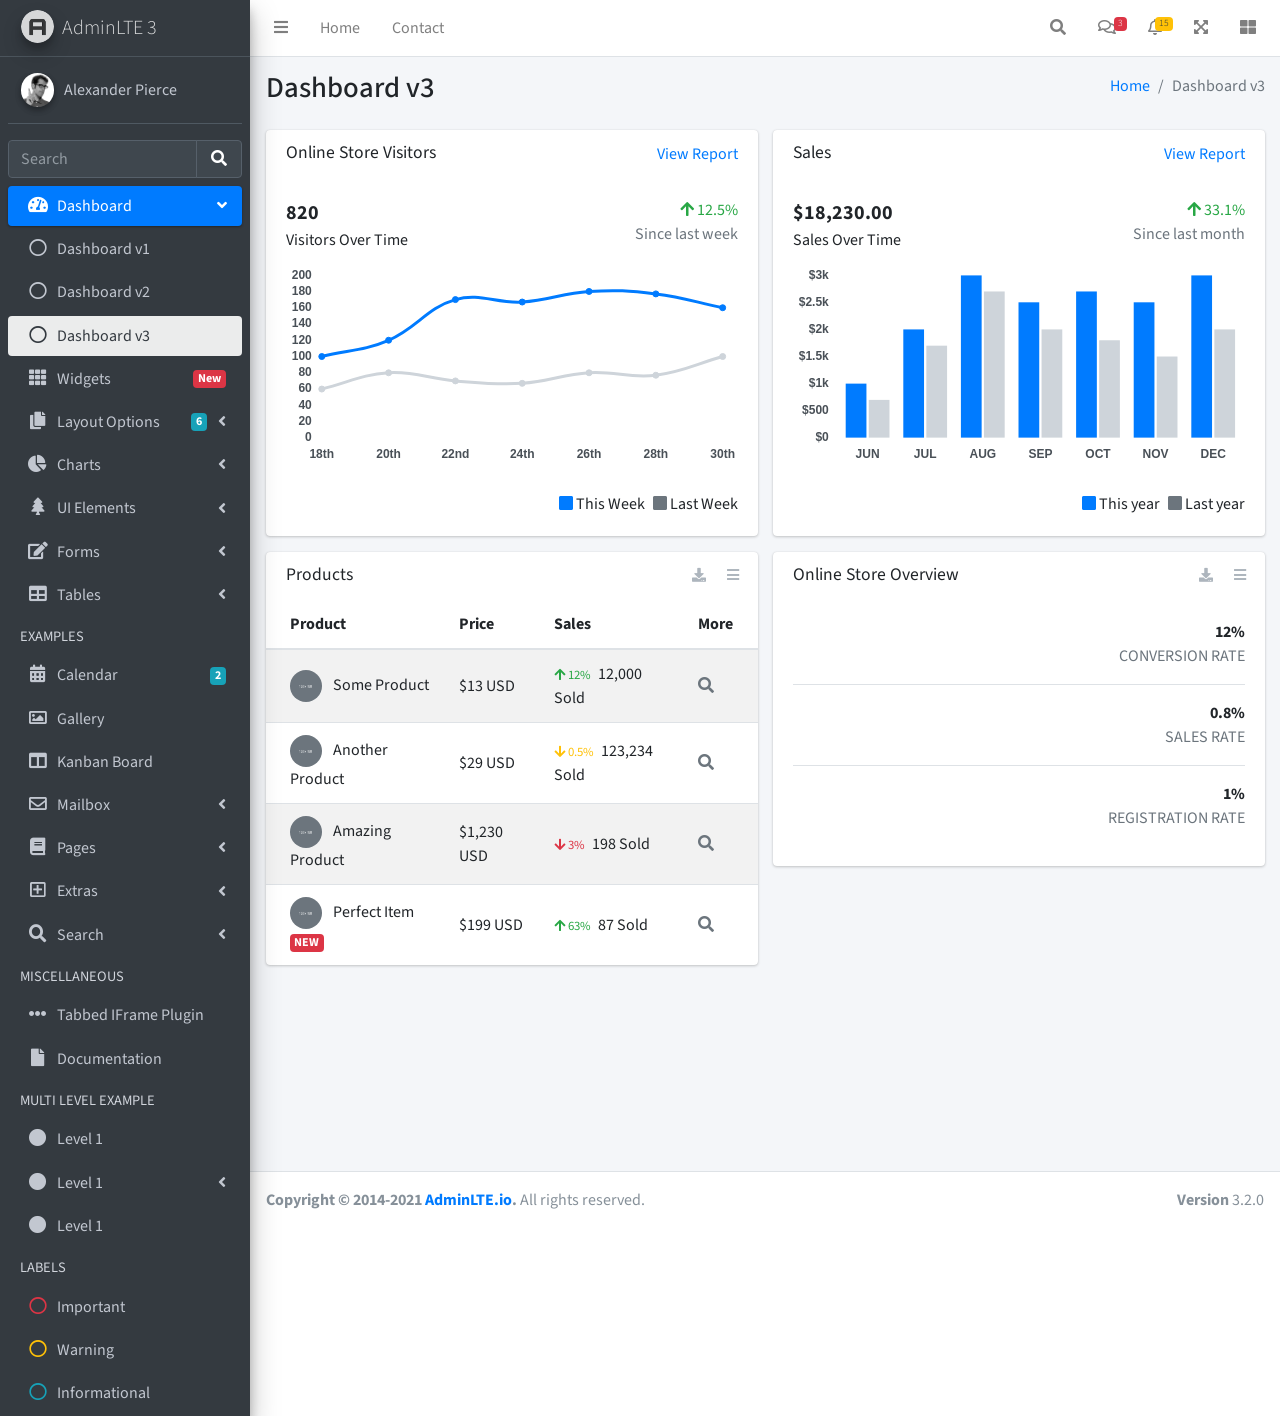
<file: index3.html>
<!DOCTYPE html>
<html lang="en">
<head>
  <meta charset="utf-8">
  <meta name="viewport" content="width=device-width, initial-scale=1">
  <title>AdminLTE 3 | Dashboard 3</title>

  <!-- Google Font: Source Sans Pro -->
  <link rel="stylesheet" href="https://fonts.googleapis.com/css?family=Source+Sans+Pro:300,400,400i,700&display=fallback">
  <!-- Font Awesome Icons -->
  <link rel="stylesheet" href="plugins/fontawesome-free/css/all.min.css">
  <!-- IonIcons -->
  <link rel="stylesheet" href="https://code.ionicframework.com/ionicons/2.0.1/css/ionicons.min.css">
  <!-- Theme style -->
  <link rel="stylesheet" href="dist/css/adminlte.min.css">
</head>
<!--
`body` tag options:

  Apply one or more of the following classes to to the body tag
  to get the desired effect

  * sidebar-collapse
  * sidebar-mini
-->
<body class="hold-transition sidebar-mini">
<div class="wrapper">
  <!-- Navbar -->
  <nav class="main-header navbar navbar-expand navbar-white navbar-light">
    <!-- Left navbar links -->
    <ul class="navbar-nav">
      <li class="nav-item">
        <a class="nav-link" data-widget="pushmenu" href="#" role="button"><i class="fas fa-bars"></i></a>
      </li>
      <li class="nav-item d-none d-sm-inline-block">
        <a href="index3.html" class="nav-link">Home</a>
      </li>
      <li class="nav-item d-none d-sm-inline-block">
        <a href="#" class="nav-link">Contact</a>
      </li>
    </ul>

    <!-- Right navbar links -->
    <ul class="navbar-nav ml-auto">
      <!-- Navbar Search -->
      <li class="nav-item">
        <a class="nav-link" data-widget="navbar-search" href="#" role="button">
          <i class="fas fa-search"></i>
        </a>
        <div class="navbar-search-block">
          <form class="form-inline">
            <div class="input-group input-group-sm">
              <input class="form-control form-control-navbar" type="search" placeholder="Search" aria-label="Search">
              <div class="input-group-append">
                <button class="btn btn-navbar" type="submit">
                  <i class="fas fa-search"></i>
                </button>
                <button class="btn btn-navbar" type="button" data-widget="navbar-search">
                  <i class="fas fa-times"></i>
                </button>
              </div>
            </div>
          </form>
        </div>
      </li>

      <!-- Messages Dropdown Menu -->
      <li class="nav-item dropdown">
        <a class="nav-link" data-toggle="dropdown" href="#">
          <i class="far fa-comments"></i>
          <span class="badge badge-danger navbar-badge">3</span>
        </a>
        <div class="dropdown-menu dropdown-menu-lg dropdown-menu-right">
          <a href="#" class="dropdown-item">
            <!-- Message Start -->
            <div class="media">
              <img src="dist/img/user1-128x128.jpg" alt="User Avatar" class="img-size-50 mr-3 img-circle">
              <div class="media-body">
                <h3 class="dropdown-item-title">
                  Brad Diesel
                  <span class="float-right text-sm text-danger"><i class="fas fa-star"></i></span>
                </h3>
                <p class="text-sm">Call me whenever you can...</p>
                <p class="text-sm text-muted"><i class="far fa-clock mr-1"></i> 4 Hours Ago</p>
              </div>
            </div>
            <!-- Message End -->
          </a>
          <div class="dropdown-divider"></div>
          <a href="#" class="dropdown-item">
            <!-- Message Start -->
            <div class="media">
              <img src="dist/img/user8-128x128.jpg" alt="User Avatar" class="img-size-50 img-circle mr-3">
              <div class="media-body">
                <h3 class="dropdown-item-title">
                  John Pierce
                  <span class="float-right text-sm text-muted"><i class="fas fa-star"></i></span>
                </h3>
                <p class="text-sm">I got your message bro</p>
                <p class="text-sm text-muted"><i class="far fa-clock mr-1"></i> 4 Hours Ago</p>
              </div>
            </div>
            <!-- Message End -->
          </a>
          <div class="dropdown-divider"></div>
          <a href="#" class="dropdown-item">
            <!-- Message Start -->
            <div class="media">
              <img src="dist/img/user3-128x128.jpg" alt="User Avatar" class="img-size-50 img-circle mr-3">
              <div class="media-body">
                <h3 class="dropdown-item-title">
                  Nora Silvester
                  <span class="float-right text-sm text-warning"><i class="fas fa-star"></i></span>
                </h3>
                <p class="text-sm">The subject goes here</p>
                <p class="text-sm text-muted"><i class="far fa-clock mr-1"></i> 4 Hours Ago</p>
              </div>
            </div>
            <!-- Message End -->
          </a>
          <div class="dropdown-divider"></div>
          <a href="#" class="dropdown-item dropdown-footer">See All Messages</a>
        </div>
      </li>
      <!-- Notifications Dropdown Menu -->
      <li class="nav-item dropdown">
        <a class="nav-link" data-toggle="dropdown" href="#">
          <i class="far fa-bell"></i>
          <span class="badge badge-warning navbar-badge">15</span>
        </a>
        <div class="dropdown-menu dropdown-menu-lg dropdown-menu-right">
          <span class="dropdown-item dropdown-header">15 Notifications</span>
          <div class="dropdown-divider"></div>
          <a href="#" class="dropdown-item">
            <i class="fas fa-envelope mr-2"></i> 4 new messages
            <span class="float-right text-muted text-sm">3 mins</span>
          </a>
          <div class="dropdown-divider"></div>
          <a href="#" class="dropdown-item">
            <i class="fas fa-users mr-2"></i> 8 friend requests
            <span class="float-right text-muted text-sm">12 hours</span>
          </a>
          <div class="dropdown-divider"></div>
          <a href="#" class="dropdown-item">
            <i class="fas fa-file mr-2"></i> 3 new reports
            <span class="float-right text-muted text-sm">2 days</span>
          </a>
          <div class="dropdown-divider"></div>
          <a href="#" class="dropdown-item dropdown-footer">See All Notifications</a>
        </div>
      </li>
      <li class="nav-item">
        <a class="nav-link" data-widget="fullscreen" href="#" role="button">
          <i class="fas fa-expand-arrows-alt"></i>
        </a>
      </li>
      <li class="nav-item">
        <a class="nav-link" data-widget="control-sidebar" data-slide="true" href="#" role="button">
          <i class="fas fa-th-large"></i>
        </a>
      </li>
    </ul>
  </nav>
  <!-- /.navbar -->

  <!-- Main Sidebar Container -->
  <aside class="main-sidebar sidebar-dark-primary elevation-4">
    <!-- Brand Logo -->
    <a href="index3.html" class="brand-link">
      <img src="dist/img/AdminLTELogo.png" alt="AdminLTE Logo" class="brand-image img-circle elevation-3" style="opacity: .8">
      <span class="brand-text font-weight-light">AdminLTE 3</span>
    </a>

    <!-- Sidebar -->
    <div class="sidebar">
      <!-- Sidebar user panel (optional) -->
      <div class="user-panel mt-3 pb-3 mb-3 d-flex">
        <div class="image">
          <img src="dist/img/user2-160x160.jpg" class="img-circle elevation-2" alt="User Image">
        </div>
        <div class="info">
          <a href="#" class="d-block">Alexander Pierce</a>
        </div>
      </div>

      <!-- SidebarSearch Form -->
      <div class="form-inline">
        <div class="input-group" data-widget="sidebar-search">
          <input class="form-control form-control-sidebar" type="search" placeholder="Search" aria-label="Search">
          <div class="input-group-append">
            <button class="btn btn-sidebar">
              <i class="fas fa-search fa-fw"></i>
            </button>
          </div>
        </div>
      </div>

      <!-- Sidebar Menu -->
      <nav class="mt-2">
        <ul class="nav nav-pills nav-sidebar flex-column" data-widget="treeview" role="menu" data-accordion="false">
          <!-- Add icons to the links using the .nav-icon class
               with font-awesome or any other icon font library -->
          <li class="nav-item menu-open">
            <a href="#" class="nav-link active">
              <i class="nav-icon fas fa-tachometer-alt"></i>
              <p>
                Dashboard
                <i class="right fas fa-angle-left"></i>
              </p>
            </a>
            <ul class="nav nav-treeview">
              <li class="nav-item">
                <a href="./index.html" class="nav-link">
                  <i class="far fa-circle nav-icon"></i>
                  <p>Dashboard v1</p>
                </a>
              </li>
              <li class="nav-item">
                <a href="./index2.html" class="nav-link">
                  <i class="far fa-circle nav-icon"></i>
                  <p>Dashboard v2</p>
                </a>
              </li>
              <li class="nav-item">
                <a href="./index3.html" class="nav-link active">
                  <i class="far fa-circle nav-icon"></i>
                  <p>Dashboard v3</p>
                </a>
              </li>
            </ul>
          </li>
          <li class="nav-item">
            <a href="pages/widgets.html" class="nav-link">
              <i class="nav-icon fas fa-th"></i>
              <p>
                Widgets
                <span class="right badge badge-danger">New</span>
              </p>
            </a>
          </li>
          <li class="nav-item">
            <a href="#" class="nav-link">
              <i class="nav-icon fas fa-copy"></i>
              <p>
                Layout Options
                <i class="fas fa-angle-left right"></i>
                <span class="badge badge-info right">6</span>
              </p>
            </a>
            <ul class="nav nav-treeview">
              <li class="nav-item">
                <a href="pages/layout/top-nav.html" class="nav-link">
                  <i class="far fa-circle nav-icon"></i>
                  <p>Top Navigation</p>
                </a>
              </li>
              <li class="nav-item">
                <a href="pages/layout/top-nav-sidebar.html" class="nav-link">
                  <i class="far fa-circle nav-icon"></i>
                  <p>Top Navigation + Sidebar</p>
                </a>
              </li>
              <li class="nav-item">
                <a href="pages/layout/boxed.html" class="nav-link">
                  <i class="far fa-circle nav-icon"></i>
                  <p>Boxed</p>
                </a>
              </li>
              <li class="nav-item">
                <a href="pages/layout/fixed-sidebar.html" class="nav-link">
                  <i class="far fa-circle nav-icon"></i>
                  <p>Fixed Sidebar</p>
                </a>
              </li>
              <li class="nav-item">
                <a href="pages/layout/fixed-sidebar-custom.html" class="nav-link">
                  <i class="far fa-circle nav-icon"></i>
                  <p>Fixed Sidebar <small>+ Custom Area</small></p>
                </a>
              </li>
              <li class="nav-item">
                <a href="pages/layout/fixed-topnav.html" class="nav-link">
                  <i class="far fa-circle nav-icon"></i>
                  <p>Fixed Navbar</p>
                </a>
              </li>
              <li class="nav-item">
                <a href="pages/layout/fixed-footer.html" class="nav-link">
                  <i class="far fa-circle nav-icon"></i>
                  <p>Fixed Footer</p>
                </a>
              </li>
              <li class="nav-item">
                <a href="pages/layout/collapsed-sidebar.html" class="nav-link">
                  <i class="far fa-circle nav-icon"></i>
                  <p>Collapsed Sidebar</p>
                </a>
              </li>
            </ul>
          </li>
          <li class="nav-item">
            <a href="#" class="nav-link">
              <i class="nav-icon fas fa-chart-pie"></i>
              <p>
                Charts
                <i class="right fas fa-angle-left"></i>
              </p>
            </a>
            <ul class="nav nav-treeview">
              <li class="nav-item">
                <a href="pages/charts/chartjs.html" class="nav-link">
                  <i class="far fa-circle nav-icon"></i>
                  <p>ChartJS</p>
                </a>
              </li>
              <li class="nav-item">
                <a href="pages/charts/flot.html" class="nav-link">
                  <i class="far fa-circle nav-icon"></i>
                  <p>Flot</p>
                </a>
              </li>
              <li class="nav-item">
                <a href="pages/charts/inline.html" class="nav-link">
                  <i class="far fa-circle nav-icon"></i>
                  <p>Inline</p>
                </a>
              </li>
              <li class="nav-item">
                <a href="pages/charts/uplot.html" class="nav-link">
                  <i class="far fa-circle nav-icon"></i>
                  <p>uPlot</p>
                </a>
              </li>
            </ul>
          </li>
          <li class="nav-item">
            <a href="#" class="nav-link">
              <i class="nav-icon fas fa-tree"></i>
              <p>
                UI Elements
                <i class="fas fa-angle-left right"></i>
              </p>
            </a>
            <ul class="nav nav-treeview">
              <li class="nav-item">
                <a href="pages/UI/general.html" class="nav-link">
                  <i class="far fa-circle nav-icon"></i>
                  <p>General</p>
                </a>
              </li>
              <li class="nav-item">
                <a href="pages/UI/icons.html" class="nav-link">
                  <i class="far fa-circle nav-icon"></i>
                  <p>Icons</p>
                </a>
              </li>
              <li class="nav-item">
                <a href="pages/UI/buttons.html" class="nav-link">
                  <i class="far fa-circle nav-icon"></i>
                  <p>Buttons</p>
                </a>
              </li>
              <li class="nav-item">
                <a href="pages/UI/sliders.html" class="nav-link">
                  <i class="far fa-circle nav-icon"></i>
                  <p>Sliders</p>
                </a>
              </li>
              <li class="nav-item">
                <a href="pages/UI/modals.html" class="nav-link">
                  <i class="far fa-circle nav-icon"></i>
                  <p>Modals & Alerts</p>
                </a>
              </li>
              <li class="nav-item">
                <a href="pages/UI/navbar.html" class="nav-link">
                  <i class="far fa-circle nav-icon"></i>
                  <p>Navbar & Tabs</p>
                </a>
              </li>
              <li class="nav-item">
                <a href="pages/UI/timeline.html" class="nav-link">
                  <i class="far fa-circle nav-icon"></i>
                  <p>Timeline</p>
                </a>
              </li>
              <li class="nav-item">
                <a href="pages/UI/ribbons.html" class="nav-link">
                  <i class="far fa-circle nav-icon"></i>
                  <p>Ribbons</p>
                </a>
              </li>
            </ul>
          </li>
          <li class="nav-item">
            <a href="#" class="nav-link">
              <i class="nav-icon fas fa-edit"></i>
              <p>
                Forms
                <i class="fas fa-angle-left right"></i>
              </p>
            </a>
            <ul class="nav nav-treeview">
              <li class="nav-item">
                <a href="pages/forms/general.html" class="nav-link">
                  <i class="far fa-circle nav-icon"></i>
                  <p>General Elements</p>
                </a>
              </li>
              <li class="nav-item">
                <a href="pages/forms/advanced.html" class="nav-link">
                  <i class="far fa-circle nav-icon"></i>
                  <p>Advanced Elements</p>
                </a>
              </li>
              <li class="nav-item">
                <a href="pages/forms/editors.html" class="nav-link">
                  <i class="far fa-circle nav-icon"></i>
                  <p>Editors</p>
                </a>
              </li>
              <li class="nav-item">
                <a href="pages/forms/validation.html" class="nav-link">
                  <i class="far fa-circle nav-icon"></i>
                  <p>Validation</p>
                </a>
              </li>
            </ul>
          </li>
          <li class="nav-item">
            <a href="#" class="nav-link">
              <i class="nav-icon fas fa-table"></i>
              <p>
                Tables
                <i class="fas fa-angle-left right"></i>
              </p>
            </a>
            <ul class="nav nav-treeview">
              <li class="nav-item">
                <a href="pages/tables/simple.html" class="nav-link">
                  <i class="far fa-circle nav-icon"></i>
                  <p>Simple Tables</p>
                </a>
              </li>
              <li class="nav-item">
                <a href="pages/tables/data.html" class="nav-link">
                  <i class="far fa-circle nav-icon"></i>
                  <p>DataTables</p>
                </a>
              </li>
              <li class="nav-item">
                <a href="pages/tables/jsgrid.html" class="nav-link">
                  <i class="far fa-circle nav-icon"></i>
                  <p>jsGrid</p>
                </a>
              </li>
            </ul>
          </li>
          <li class="nav-header">EXAMPLES</li>
          <li class="nav-item">
            <a href="pages/calendar.html" class="nav-link">
              <i class="nav-icon fas fa-calendar-alt"></i>
              <p>
                Calendar
                <span class="badge badge-info right">2</span>
              </p>
            </a>
          </li>
          <li class="nav-item">
            <a href="pages/gallery.html" class="nav-link">
              <i class="nav-icon far fa-image"></i>
              <p>
                Gallery
              </p>
            </a>
          </li>
          <li class="nav-item">
            <a href="pages/kanban.html" class="nav-link">
              <i class="nav-icon fas fa-columns"></i>
              <p>
                Kanban Board
              </p>
            </a>
          </li>
          <li class="nav-item">
            <a href="#" class="nav-link">
              <i class="nav-icon far fa-envelope"></i>
              <p>
                Mailbox
                <i class="fas fa-angle-left right"></i>
              </p>
            </a>
            <ul class="nav nav-treeview">
              <li class="nav-item">
                <a href="pages/mailbox/mailbox.html" class="nav-link">
                  <i class="far fa-circle nav-icon"></i>
                  <p>Inbox</p>
                </a>
              </li>
              <li class="nav-item">
                <a href="pages/mailbox/compose.html" class="nav-link">
                  <i class="far fa-circle nav-icon"></i>
                  <p>Compose</p>
                </a>
              </li>
              <li class="nav-item">
                <a href="pages/mailbox/read-mail.html" class="nav-link">
                  <i class="far fa-circle nav-icon"></i>
                  <p>Read</p>
                </a>
              </li>
            </ul>
          </li>
          <li class="nav-item">
            <a href="#" class="nav-link">
              <i class="nav-icon fas fa-book"></i>
              <p>
                Pages
                <i class="fas fa-angle-left right"></i>
              </p>
            </a>
            <ul class="nav nav-treeview">
              <li class="nav-item">
                <a href="pages/examples/invoice.html" class="nav-link">
                  <i class="far fa-circle nav-icon"></i>
                  <p>Invoice</p>
                </a>
              </li>
              <li class="nav-item">
                <a href="pages/examples/profile.html" class="nav-link">
                  <i class="far fa-circle nav-icon"></i>
                  <p>Profile</p>
                </a>
              </li>
              <li class="nav-item">
                <a href="pages/examples/e-commerce.html" class="nav-link">
                  <i class="far fa-circle nav-icon"></i>
                  <p>E-commerce</p>
                </a>
              </li>
              <li class="nav-item">
                <a href="pages/examples/projects.html" class="nav-link">
                  <i class="far fa-circle nav-icon"></i>
                  <p>Projects</p>
                </a>
              </li>
              <li class="nav-item">
                <a href="pages/examples/project-add.html" class="nav-link">
                  <i class="far fa-circle nav-icon"></i>
                  <p>Project Add</p>
                </a>
              </li>
              <li class="nav-item">
                <a href="pages/examples/project-edit.html" class="nav-link">
                  <i class="far fa-circle nav-icon"></i>
                  <p>Project Edit</p>
                </a>
              </li>
              <li class="nav-item">
                <a href="pages/examples/project-detail.html" class="nav-link">
                  <i class="far fa-circle nav-icon"></i>
                  <p>Project Detail</p>
                </a>
              </li>
              <li class="nav-item">
                <a href="pages/examples/contacts.html" class="nav-link">
                  <i class="far fa-circle nav-icon"></i>
                  <p>Contacts</p>
                </a>
              </li>
              <li class="nav-item">
                <a href="pages/examples/faq.html" class="nav-link">
                  <i class="far fa-circle nav-icon"></i>
                  <p>FAQ</p>
                </a>
              </li>
              <li class="nav-item">
                <a href="pages/examples/contact-us.html" class="nav-link">
                  <i class="far fa-circle nav-icon"></i>
                  <p>Contact us</p>
                </a>
              </li>
            </ul>
          </li>
          <li class="nav-item">
            <a href="#" class="nav-link">
              <i class="nav-icon far fa-plus-square"></i>
              <p>
                Extras
                <i class="fas fa-angle-left right"></i>
              </p>
            </a>
            <ul class="nav nav-treeview">
              <li class="nav-item">
                <a href="#" class="nav-link">
                  <i class="far fa-circle nav-icon"></i>
                  <p>
                    Login & Register v1
                    <i class="fas fa-angle-left right"></i>
                  </p>
                </a>
                <ul class="nav nav-treeview">
                  <li class="nav-item">
                    <a href="pages/examples/login.html" class="nav-link">
                      <i class="far fa-circle nav-icon"></i>
                      <p>Login v1</p>
                    </a>
                  </li>
                  <li class="nav-item">
                    <a href="pages/examples/register.html" class="nav-link">
                      <i class="far fa-circle nav-icon"></i>
                      <p>Register v1</p>
                    </a>
                  </li>
                  <li class="nav-item">
                    <a href="pages/examples/forgot-password.html" class="nav-link">
                      <i class="far fa-circle nav-icon"></i>
                      <p>Forgot Password v1</p>
                    </a>
                  </li>
                  <li class="nav-item">
                    <a href="pages/examples/recover-password.html" class="nav-link">
                      <i class="far fa-circle nav-icon"></i>
                      <p>Recover Password v1</p>
                    </a>
                  </li>
                </ul>
              </li>
              <li class="nav-item">
                <a href="#" class="nav-link">
                  <i class="far fa-circle nav-icon"></i>
                  <p>
                    Login & Register v2
                    <i class="fas fa-angle-left right"></i>
                  </p>
                </a>
                <ul class="nav nav-treeview">
                  <li class="nav-item">
                    <a href="pages/examples/login-v2.html" class="nav-link">
                      <i class="far fa-circle nav-icon"></i>
                      <p>Login v2</p>
                    </a>
                  </li>
                  <li class="nav-item">
                    <a href="pages/examples/register-v2.html" class="nav-link">
                      <i class="far fa-circle nav-icon"></i>
                      <p>Register v2</p>
                    </a>
                  </li>
                  <li class="nav-item">
                    <a href="pages/examples/forgot-password-v2.html" class="nav-link">
                      <i class="far fa-circle nav-icon"></i>
                      <p>Forgot Password v2</p>
                    </a>
                  </li>
                  <li class="nav-item">
                    <a href="pages/examples/recover-password-v2.html" class="nav-link">
                      <i class="far fa-circle nav-icon"></i>
                      <p>Recover Password v2</p>
                    </a>
                  </li>
                </ul>
              </li>
              <li class="nav-item">
                <a href="pages/examples/lockscreen.html" class="nav-link">
                  <i class="far fa-circle nav-icon"></i>
                  <p>Lockscreen</p>
                </a>
              </li>
              <li class="nav-item">
                <a href="pages/examples/legacy-user-menu.html" class="nav-link">
                  <i class="far fa-circle nav-icon"></i>
                  <p>Legacy User Menu</p>
                </a>
              </li>
              <li class="nav-item">
                <a href="pages/examples/language-menu.html" class="nav-link">
                  <i class="far fa-circle nav-icon"></i>
                  <p>Language Menu</p>
                </a>
              </li>
              <li class="nav-item">
                <a href="pages/examples/404.html" class="nav-link">
                  <i class="far fa-circle nav-icon"></i>
                  <p>Error 404</p>
                </a>
              </li>
              <li class="nav-item">
                <a href="pages/examples/500.html" class="nav-link">
                  <i class="far fa-circle nav-icon"></i>
                  <p>Error 500</p>
                </a>
              </li>
              <li class="nav-item">
                <a href="pages/examples/pace.html" class="nav-link">
                  <i class="far fa-circle nav-icon"></i>
                  <p>Pace</p>
                </a>
              </li>
              <li class="nav-item">
                <a href="pages/examples/blank.html" class="nav-link">
                  <i class="far fa-circle nav-icon"></i>
                  <p>Blank Page</p>
                </a>
              </li>
              <li class="nav-item">
                <a href="starter.html" class="nav-link">
                  <i class="far fa-circle nav-icon"></i>
                  <p>Starter Page</p>
                </a>
              </li>
            </ul>
          </li>
          <li class="nav-item">
            <a href="#" class="nav-link">
              <i class="nav-icon fas fa-search"></i>
              <p>
                Search
                <i class="fas fa-angle-left right"></i>
              </p>
            </a>
            <ul class="nav nav-treeview">
              <li class="nav-item">
                <a href="pages/search/simple.html" class="nav-link">
                  <i class="far fa-circle nav-icon"></i>
                  <p>Simple Search</p>
                </a>
              </li>
              <li class="nav-item">
                <a href="pages/search/enhanced.html" class="nav-link">
                  <i class="far fa-circle nav-icon"></i>
                  <p>Enhanced</p>
                </a>
              </li>
            </ul>
          </li>
          <li class="nav-header">MISCELLANEOUS</li>
          <li class="nav-item">
            <a href="iframe.html" class="nav-link">
              <i class="nav-icon fas fa-ellipsis-h"></i>
              <p>Tabbed IFrame Plugin</p>
            </a>
          </li>
          <li class="nav-item">
            <a href="https://adminlte.io/docs/3.1/" class="nav-link">
              <i class="nav-icon fas fa-file"></i>
              <p>Documentation</p>
            </a>
          </li>
          <li class="nav-header">MULTI LEVEL EXAMPLE</li>
          <li class="nav-item">
            <a href="#" class="nav-link">
              <i class="fas fa-circle nav-icon"></i>
              <p>Level 1</p>
            </a>
          </li>
          <li class="nav-item">
            <a href="#" class="nav-link">
              <i class="nav-icon fas fa-circle"></i>
              <p>
                Level 1
                <i class="right fas fa-angle-left"></i>
              </p>
            </a>
            <ul class="nav nav-treeview">
              <li class="nav-item">
                <a href="#" class="nav-link">
                  <i class="far fa-circle nav-icon"></i>
                  <p>Level 2</p>
                </a>
              </li>
              <li class="nav-item">
                <a href="#" class="nav-link">
                  <i class="far fa-circle nav-icon"></i>
                  <p>
                    Level 2
                    <i class="right fas fa-angle-left"></i>
                  </p>
                </a>
                <ul class="nav nav-treeview">
                  <li class="nav-item">
                    <a href="#" class="nav-link">
                      <i class="far fa-dot-circle nav-icon"></i>
                      <p>Level 3</p>
                    </a>
                  </li>
                  <li class="nav-item">
                    <a href="#" class="nav-link">
                      <i class="far fa-dot-circle nav-icon"></i>
                      <p>Level 3</p>
                    </a>
                  </li>
                  <li class="nav-item">
                    <a href="#" class="nav-link">
                      <i class="far fa-dot-circle nav-icon"></i>
                      <p>Level 3</p>
                    </a>
                  </li>
                </ul>
              </li>
              <li class="nav-item">
                <a href="#" class="nav-link">
                  <i class="far fa-circle nav-icon"></i>
                  <p>Level 2</p>
                </a>
              </li>
            </ul>
          </li>
          <li class="nav-item">
            <a href="#" class="nav-link">
              <i class="fas fa-circle nav-icon"></i>
              <p>Level 1</p>
            </a>
          </li>
          <li class="nav-header">LABELS</li>
          <li class="nav-item">
            <a href="#" class="nav-link">
              <i class="nav-icon far fa-circle text-danger"></i>
              <p class="text">Important</p>
            </a>
          </li>
          <li class="nav-item">
            <a href="#" class="nav-link">
              <i class="nav-icon far fa-circle text-warning"></i>
              <p>Warning</p>
            </a>
          </li>
          <li class="nav-item">
            <a href="#" class="nav-link">
              <i class="nav-icon far fa-circle text-info"></i>
              <p>Informational</p>
            </a>
          </li>
        </ul>
      </nav>
      <!-- /.sidebar-menu -->
    </div>
    <!-- /.sidebar -->
  </aside>

  <!-- Content Wrapper. Contains page content -->
  <div class="content-wrapper">
    <!-- Content Header (Page header) -->
    <div class="content-header">
      <div class="container-fluid">
        <div class="row mb-2">
          <div class="col-sm-6">
            <h1 class="m-0">Dashboard v3</h1>
          </div><!-- /.col -->
          <div class="col-sm-6">
            <ol class="breadcrumb float-sm-right">
              <li class="breadcrumb-item"><a href="#">Home</a></li>
              <li class="breadcrumb-item active">Dashboard v3</li>
            </ol>
          </div><!-- /.col -->
        </div><!-- /.row -->
      </div><!-- /.container-fluid -->
    </div>
    <!-- /.content-header -->

    <!-- Main content -->
    <div class="content">
      <div class="container-fluid">
        <div class="row">
          <div class="col-lg-6">
            <div class="card">
              <div class="card-header border-0">
                <div class="d-flex justify-content-between">
                  <h3 class="card-title">Online Store Visitors</h3>
                  <a href="javascript:void(0);">View Report</a>
                </div>
              </div>
              <div class="card-body">
                <div class="d-flex">
                  <p class="d-flex flex-column">
                    <span class="text-bold text-lg">820</span>
                    <span>Visitors Over Time</span>
                  </p>
                  <p class="ml-auto d-flex flex-column text-right">
                    <span class="text-success">
                      <i class="fas fa-arrow-up"></i> 12.5%
                    </span>
                    <span class="text-muted">Since last week</span>
                  </p>
                </div>
                <!-- /.d-flex -->

                <div class="position-relative mb-4">
                  <canvas id="visitors-chart" height="200"></canvas>
                </div>

                <div class="d-flex flex-row justify-content-end">
                  <span class="mr-2">
                    <i class="fas fa-square text-primary"></i> This Week
                  </span>

                  <span>
                    <i class="fas fa-square text-gray"></i> Last Week
                  </span>
                </div>
              </div>
            </div>
            <!-- /.card -->

            <div class="card">
              <div class="card-header border-0">
                <h3 class="card-title">Products</h3>
                <div class="card-tools">
                  <a href="#" class="btn btn-tool btn-sm">
                    <i class="fas fa-download"></i>
                  </a>
                  <a href="#" class="btn btn-tool btn-sm">
                    <i class="fas fa-bars"></i>
                  </a>
                </div>
              </div>
              <div class="card-body table-responsive p-0">
                <table class="table table-striped table-valign-middle">
                  <thead>
                  <tr>
                    <th>Product</th>
                    <th>Price</th>
                    <th>Sales</th>
                    <th>More</th>
                  </tr>
                  </thead>
                  <tbody>
                  <tr>
                    <td>
                      <img src="dist/img/default-150x150.png" alt="Product 1" class="img-circle img-size-32 mr-2">
                      Some Product
                    </td>
                    <td>$13 USD</td>
                    <td>
                      <small class="text-success mr-1">
                        <i class="fas fa-arrow-up"></i>
                        12%
                      </small>
                      12,000 Sold
                    </td>
                    <td>
                      <a href="#" class="text-muted">
                        <i class="fas fa-search"></i>
                      </a>
                    </td>
                  </tr>
                  <tr>
                    <td>
                      <img src="dist/img/default-150x150.png" alt="Product 1" class="img-circle img-size-32 mr-2">
                      Another Product
                    </td>
                    <td>$29 USD</td>
                    <td>
                      <small class="text-warning mr-1">
                        <i class="fas fa-arrow-down"></i>
                        0.5%
                      </small>
                      123,234 Sold
                    </td>
                    <td>
                      <a href="#" class="text-muted">
                        <i class="fas fa-search"></i>
                      </a>
                    </td>
                  </tr>
                  <tr>
                    <td>
                      <img src="dist/img/default-150x150.png" alt="Product 1" class="img-circle img-size-32 mr-2">
                      Amazing Product
                    </td>
                    <td>$1,230 USD</td>
                    <td>
                      <small class="text-danger mr-1">
                        <i class="fas fa-arrow-down"></i>
                        3%
                      </small>
                      198 Sold
                    </td>
                    <td>
                      <a href="#" class="text-muted">
                        <i class="fas fa-search"></i>
                      </a>
                    </td>
                  </tr>
                  <tr>
                    <td>
                      <img src="dist/img/default-150x150.png" alt="Product 1" class="img-circle img-size-32 mr-2">
                      Perfect Item
                      <span class="badge bg-danger">NEW</span>
                    </td>
                    <td>$199 USD</td>
                    <td>
                      <small class="text-success mr-1">
                        <i class="fas fa-arrow-up"></i>
                        63%
                      </small>
                      87 Sold
                    </td>
                    <td>
                      <a href="#" class="text-muted">
                        <i class="fas fa-search"></i>
                      </a>
                    </td>
                  </tr>
                  </tbody>
                </table>
              </div>
            </div>
            <!-- /.card -->
          </div>
          <!-- /.col-md-6 -->
          <div class="col-lg-6">
            <div class="card">
              <div class="card-header border-0">
                <div class="d-flex justify-content-between">
                  <h3 class="card-title">Sales</h3>
                  <a href="javascript:void(0);">View Report</a>
                </div>
              </div>
              <div class="card-body">
                <div class="d-flex">
                  <p class="d-flex flex-column">
                    <span class="text-bold text-lg">$18,230.00</span>
                    <span>Sales Over Time</span>
                  </p>
                  <p class="ml-auto d-flex flex-column text-right">
                    <span class="text-success">
                      <i class="fas fa-arrow-up"></i> 33.1%
                    </span>
                    <span class="text-muted">Since last month</span>
                  </p>
                </div>
                <!-- /.d-flex -->

                <div class="position-relative mb-4">
                  <canvas id="sales-chart" height="200"></canvas>
                </div>

                <div class="d-flex flex-row justify-content-end">
                  <span class="mr-2">
                    <i class="fas fa-square text-primary"></i> This year
                  </span>

                  <span>
                    <i class="fas fa-square text-gray"></i> Last year
                  </span>
                </div>
              </div>
            </div>
            <!-- /.card -->

            <div class="card">
              <div class="card-header border-0">
                <h3 class="card-title">Online Store Overview</h3>
                <div class="card-tools">
                  <a href="#" class="btn btn-sm btn-tool">
                    <i class="fas fa-download"></i>
                  </a>
                  <a href="#" class="btn btn-sm btn-tool">
                    <i class="fas fa-bars"></i>
                  </a>
                </div>
              </div>
              <div class="card-body">
                <div class="d-flex justify-content-between align-items-center border-bottom mb-3">
                  <p class="text-success text-xl">
                    <i class="ion ion-ios-refresh-empty"></i>
                  </p>
                  <p class="d-flex flex-column text-right">
                    <span class="font-weight-bold">
                      <i class="ion ion-android-arrow-up text-success"></i> 12%
                    </span>
                    <span class="text-muted">CONVERSION RATE</span>
                  </p>
                </div>
                <!-- /.d-flex -->
                <div class="d-flex justify-content-between align-items-center border-bottom mb-3">
                  <p class="text-warning text-xl">
                    <i class="ion ion-ios-cart-outline"></i>
                  </p>
                  <p class="d-flex flex-column text-right">
                    <span class="font-weight-bold">
                      <i class="ion ion-android-arrow-up text-warning"></i> 0.8%
                    </span>
                    <span class="text-muted">SALES RATE</span>
                  </p>
                </div>
                <!-- /.d-flex -->
                <div class="d-flex justify-content-between align-items-center mb-0">
                  <p class="text-danger text-xl">
                    <i class="ion ion-ios-people-outline"></i>
                  </p>
                  <p class="d-flex flex-column text-right">
                    <span class="font-weight-bold">
                      <i class="ion ion-android-arrow-down text-danger"></i> 1%
                    </span>
                    <span class="text-muted">REGISTRATION RATE</span>
                  </p>
                </div>
                <!-- /.d-flex -->
              </div>
            </div>
          </div>
          <!-- /.col-md-6 -->
        </div>
        <!-- /.row -->
      </div>
      <!-- /.container-fluid -->
    </div>
    <!-- /.content -->
  </div>
  <!-- /.content-wrapper -->

  <!-- Control Sidebar -->
  <aside class="control-sidebar control-sidebar-dark">
    <!-- Control sidebar content goes here -->
  </aside>
  <!-- /.control-sidebar -->

  <!-- Main Footer -->
  <footer class="main-footer">
    <strong>Copyright &copy; 2014-2021 <a href="https://adminlte.io">AdminLTE.io</a>.</strong>
    All rights reserved.
    <div class="float-right d-none d-sm-inline-block">
      <b>Version</b> 3.2.0
    </div>
  </footer>
</div>
<!-- ./wrapper -->

<!-- REQUIRED SCRIPTS -->

<!-- jQuery -->
<script src="plugins/jquery/jquery.min.js"></script>
<!-- Bootstrap -->
<script src="plugins/bootstrap/js/bootstrap.bundle.min.js"></script>
<!-- AdminLTE -->
<script src="dist/js/adminlte.js"></script>

<!-- OPTIONAL SCRIPTS -->
<script src="plugins/chart.js/Chart.min.js"></script>
<!-- AdminLTE for demo purposes -->
<script src="dist/js/demo.js"></script>
<!-- AdminLTE dashboard demo (This is only for demo purposes) -->
<script src="dist/js/pages/dashboard3.js"></script>
</body>
</html>
</file>
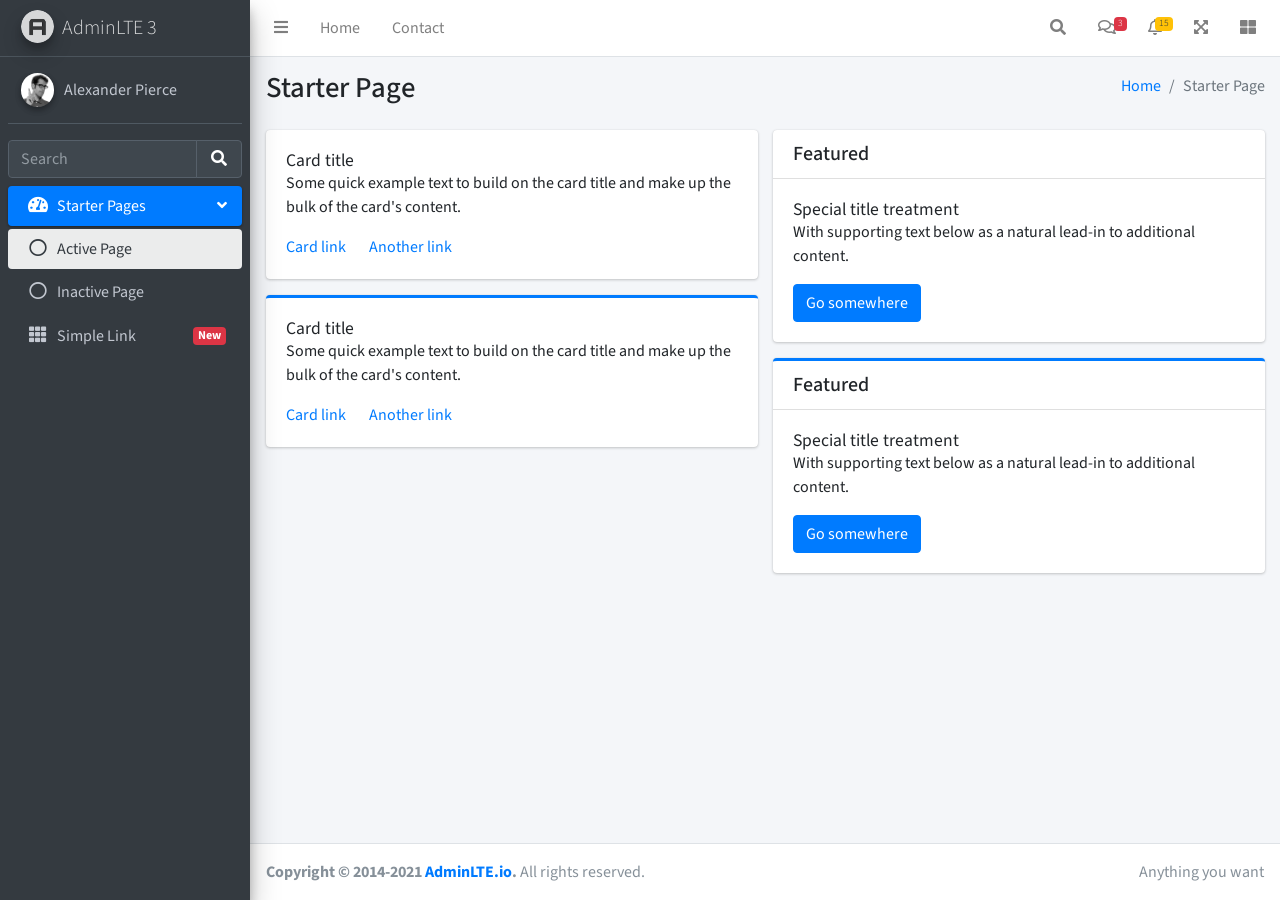
<file: starter.html>
<!DOCTYPE html>
<!--
This is a starter template page. Use this page to start your new project from
scratch. This page gets rid of all links and provides the needed markup only.
-->
<html lang="en">
<head>
  <meta charset="utf-8">
  <meta name="viewport" content="width=device-width, initial-scale=1">
  <title>AdminLTE 3 | Starter</title>

  <!-- Google Font: Source Sans Pro -->
  <link rel="stylesheet" href="https://fonts.googleapis.com/css?family=Source+Sans+Pro:300,400,400i,700&display=fallback">
  <!-- Font Awesome Icons -->
  <link rel="stylesheet" href="plugins/fontawesome-free/css/all.min.css">
  <!-- Theme style -->
  <link rel="stylesheet" href="dist/css/adminlte.min.css">
</head>
<body class="hold-transition sidebar-mini">
<div class="wrapper">

  <!-- Navbar -->
  <nav class="main-header navbar navbar-expand navbar-white navbar-light">
    <!-- Left navbar links -->
    <ul class="navbar-nav">
      <li class="nav-item">
        <a class="nav-link" data-widget="pushmenu" href="#" role="button"><i class="fas fa-bars"></i></a>
      </li>
      <li class="nav-item d-none d-sm-inline-block">
        <a href="index3.html" class="nav-link">Home</a>
      </li>
      <li class="nav-item d-none d-sm-inline-block">
        <a href="#" class="nav-link">Contact</a>
      </li>
    </ul>

    <!-- Right navbar links -->
    <ul class="navbar-nav ml-auto">
      <!-- Navbar Search -->
      <li class="nav-item">
        <a class="nav-link" data-widget="navbar-search" href="#" role="button">
          <i class="fas fa-search"></i>
        </a>
        <div class="navbar-search-block">
          <form class="form-inline">
            <div class="input-group input-group-sm">
              <input class="form-control form-control-navbar" type="search" placeholder="Search" aria-label="Search">
              <div class="input-group-append">
                <button class="btn btn-navbar" type="submit">
                  <i class="fas fa-search"></i>
                </button>
                <button class="btn btn-navbar" type="button" data-widget="navbar-search">
                  <i class="fas fa-times"></i>
                </button>
              </div>
            </div>
          </form>
        </div>
      </li>

      <!-- Messages Dropdown Menu -->
      <li class="nav-item dropdown">
        <a class="nav-link" data-toggle="dropdown" href="#">
          <i class="far fa-comments"></i>
          <span class="badge badge-danger navbar-badge">3</span>
        </a>
        <div class="dropdown-menu dropdown-menu-lg dropdown-menu-right">
          <a href="#" class="dropdown-item">
            <!-- Message Start -->
            <div class="media">
              <img src="dist/img/user1-128x128.jpg" alt="User Avatar" class="img-size-50 mr-3 img-circle">
              <div class="media-body">
                <h3 class="dropdown-item-title">
                  Brad Diesel
                  <span class="float-right text-sm text-danger"><i class="fas fa-star"></i></span>
                </h3>
                <p class="text-sm">Call me whenever you can...</p>
                <p class="text-sm text-muted"><i class="far fa-clock mr-1"></i> 4 Hours Ago</p>
              </div>
            </div>
            <!-- Message End -->
          </a>
          <div class="dropdown-divider"></div>
          <a href="#" class="dropdown-item">
            <!-- Message Start -->
            <div class="media">
              <img src="dist/img/user8-128x128.jpg" alt="User Avatar" class="img-size-50 img-circle mr-3">
              <div class="media-body">
                <h3 class="dropdown-item-title">
                  John Pierce
                  <span class="float-right text-sm text-muted"><i class="fas fa-star"></i></span>
                </h3>
                <p class="text-sm">I got your message bro</p>
                <p class="text-sm text-muted"><i class="far fa-clock mr-1"></i> 4 Hours Ago</p>
              </div>
            </div>
            <!-- Message End -->
          </a>
          <div class="dropdown-divider"></div>
          <a href="#" class="dropdown-item">
            <!-- Message Start -->
            <div class="media">
              <img src="dist/img/user3-128x128.jpg" alt="User Avatar" class="img-size-50 img-circle mr-3">
              <div class="media-body">
                <h3 class="dropdown-item-title">
                  Nora Silvester
                  <span class="float-right text-sm text-warning"><i class="fas fa-star"></i></span>
                </h3>
                <p class="text-sm">The subject goes here</p>
                <p class="text-sm text-muted"><i class="far fa-clock mr-1"></i> 4 Hours Ago</p>
              </div>
            </div>
            <!-- Message End -->
          </a>
          <div class="dropdown-divider"></div>
          <a href="#" class="dropdown-item dropdown-footer">See All Messages</a>
        </div>
      </li>
      <!-- Notifications Dropdown Menu -->
      <li class="nav-item dropdown">
        <a class="nav-link" data-toggle="dropdown" href="#">
          <i class="far fa-bell"></i>
          <span class="badge badge-warning navbar-badge">15</span>
        </a>
        <div class="dropdown-menu dropdown-menu-lg dropdown-menu-right">
          <span class="dropdown-header">15 Notifications</span>
          <div class="dropdown-divider"></div>
          <a href="#" class="dropdown-item">
            <i class="fas fa-envelope mr-2"></i> 4 new messages
            <span class="float-right text-muted text-sm">3 mins</span>
          </a>
          <div class="dropdown-divider"></div>
          <a href="#" class="dropdown-item">
            <i class="fas fa-users mr-2"></i> 8 friend requests
            <span class="float-right text-muted text-sm">12 hours</span>
          </a>
          <div class="dropdown-divider"></div>
          <a href="#" class="dropdown-item">
            <i class="fas fa-file mr-2"></i> 3 new reports
            <span class="float-right text-muted text-sm">2 days</span>
          </a>
          <div class="dropdown-divider"></div>
          <a href="#" class="dropdown-item dropdown-footer">See All Notifications</a>
        </div>
      </li>
      <li class="nav-item">
        <a class="nav-link" data-widget="fullscreen" href="#" role="button">
          <i class="fas fa-expand-arrows-alt"></i>
        </a>
      </li>
      <li class="nav-item">
        <a class="nav-link" data-widget="control-sidebar" data-slide="true" href="#" role="button">
          <i class="fas fa-th-large"></i>
        </a>
      </li>
    </ul>
  </nav>
  <!-- /.navbar -->

  <!-- Main Sidebar Container -->
  <aside class="main-sidebar sidebar-dark-primary elevation-4">
    <!-- Brand Logo -->
    <a href="index3.html" class="brand-link">
      <img src="dist/img/AdminLTELogo.png" alt="AdminLTE Logo" class="brand-image img-circle elevation-3" style="opacity: .8">
      <span class="brand-text font-weight-light">AdminLTE 3</span>
    </a>

    <!-- Sidebar -->
    <div class="sidebar">
      <!-- Sidebar user panel (optional) -->
      <div class="user-panel mt-3 pb-3 mb-3 d-flex">
        <div class="image">
          <img src="dist/img/user2-160x160.jpg" class="img-circle elevation-2" alt="User Image">
        </div>
        <div class="info">
          <a href="#" class="d-block">Alexander Pierce</a>
        </div>
      </div>

      <!-- SidebarSearch Form -->
      <div class="form-inline">
        <div class="input-group" data-widget="sidebar-search">
          <input class="form-control form-control-sidebar" type="search" placeholder="Search" aria-label="Search">
          <div class="input-group-append">
            <button class="btn btn-sidebar">
              <i class="fas fa-search fa-fw"></i>
            </button>
          </div>
        </div>
      </div>

      <!-- Sidebar Menu -->
      <nav class="mt-2">
        <ul class="nav nav-pills nav-sidebar flex-column" data-widget="treeview" role="menu" data-accordion="false">
          <!-- Add icons to the links using the .nav-icon class
               with font-awesome or any other icon font library -->
          <li class="nav-item menu-open">
            <a href="#" class="nav-link active">
              <i class="nav-icon fas fa-tachometer-alt"></i>
              <p>
                Starter Pages
                <i class="right fas fa-angle-left"></i>
              </p>
            </a>
            <ul class="nav nav-treeview">
              <li class="nav-item">
                <a href="#" class="nav-link active">
                  <i class="far fa-circle nav-icon"></i>
                  <p>Active Page</p>
                </a>
              </li>
              <li class="nav-item">
                <a href="#" class="nav-link">
                  <i class="far fa-circle nav-icon"></i>
                  <p>Inactive Page</p>
                </a>
              </li>
            </ul>
          </li>
          <li class="nav-item">
            <a href="#" class="nav-link">
              <i class="nav-icon fas fa-th"></i>
              <p>
                Simple Link
                <span class="right badge badge-danger">New</span>
              </p>
            </a>
          </li>
        </ul>
      </nav>
      <!-- /.sidebar-menu -->
    </div>
    <!-- /.sidebar -->
  </aside>

  <!-- Content Wrapper. Contains page content -->
  <div class="content-wrapper">
    <!-- Content Header (Page header) -->
    <div class="content-header">
      <div class="container-fluid">
        <div class="row mb-2">
          <div class="col-sm-6">
            <h1 class="m-0">Starter Page</h1>
          </div><!-- /.col -->
          <div class="col-sm-6">
            <ol class="breadcrumb float-sm-right">
              <li class="breadcrumb-item"><a href="#">Home</a></li>
              <li class="breadcrumb-item active">Starter Page</li>
            </ol>
          </div><!-- /.col -->
        </div><!-- /.row -->
      </div><!-- /.container-fluid -->
    </div>
    <!-- /.content-header -->

    <!-- Main content -->
    <div class="content">
      <div class="container-fluid">
        <div class="row">
          <div class="col-lg-6">
            <div class="card">
              <div class="card-body">
                <h5 class="card-title">Card title</h5>

                <p class="card-text">
                  Some quick example text to build on the card title and make up the bulk of the card's
                  content.
                </p>

                <a href="#" class="card-link">Card link</a>
                <a href="#" class="card-link">Another link</a>
              </div>
            </div>

            <div class="card card-primary card-outline">
              <div class="card-body">
                <h5 class="card-title">Card title</h5>

                <p class="card-text">
                  Some quick example text to build on the card title and make up the bulk of the card's
                  content.
                </p>
                <a href="#" class="card-link">Card link</a>
                <a href="#" class="card-link">Another link</a>
              </div>
            </div><!-- /.card -->
          </div>
          <!-- /.col-md-6 -->
          <div class="col-lg-6">
            <div class="card">
              <div class="card-header">
                <h5 class="m-0">Featured</h5>
              </div>
              <div class="card-body">
                <h6 class="card-title">Special title treatment</h6>

                <p class="card-text">With supporting text below as a natural lead-in to additional content.</p>
                <a href="#" class="btn btn-primary">Go somewhere</a>
              </div>
            </div>

            <div class="card card-primary card-outline">
              <div class="card-header">
                <h5 class="m-0">Featured</h5>
              </div>
              <div class="card-body">
                <h6 class="card-title">Special title treatment</h6>

                <p class="card-text">With supporting text below as a natural lead-in to additional content.</p>
                <a href="#" class="btn btn-primary">Go somewhere</a>
              </div>
            </div>
          </div>
          <!-- /.col-md-6 -->
        </div>
        <!-- /.row -->
      </div><!-- /.container-fluid -->
    </div>
    <!-- /.content -->
  </div>
  <!-- /.content-wrapper -->

  <!-- Control Sidebar -->
  <aside class="control-sidebar control-sidebar-dark">
    <!-- Control sidebar content goes here -->
    <div class="p-3">
      <h5>Title</h5>
      <p>Sidebar content</p>
    </div>
  </aside>
  <!-- /.control-sidebar -->

  <!-- Main Footer -->
  <footer class="main-footer">
    <!-- To the right -->
    <div class="float-right d-none d-sm-inline">
      Anything you want
    </div>
    <!-- Default to the left -->
    <strong>Copyright &copy; 2014-2021 <a href="https://adminlte.io">AdminLTE.io</a>.</strong> All rights reserved.
  </footer>
</div>
<!-- ./wrapper -->

<!-- REQUIRED SCRIPTS -->

<!-- jQuery -->
<script src="plugins/jquery/jquery.min.js"></script>
<!-- Bootstrap 4 -->
<script src="plugins/bootstrap/js/bootstrap.bundle.min.js"></script>
<!-- AdminLTE App -->
<script src="dist/js/adminlte.min.js"></script>
</body>
</html>
</file>
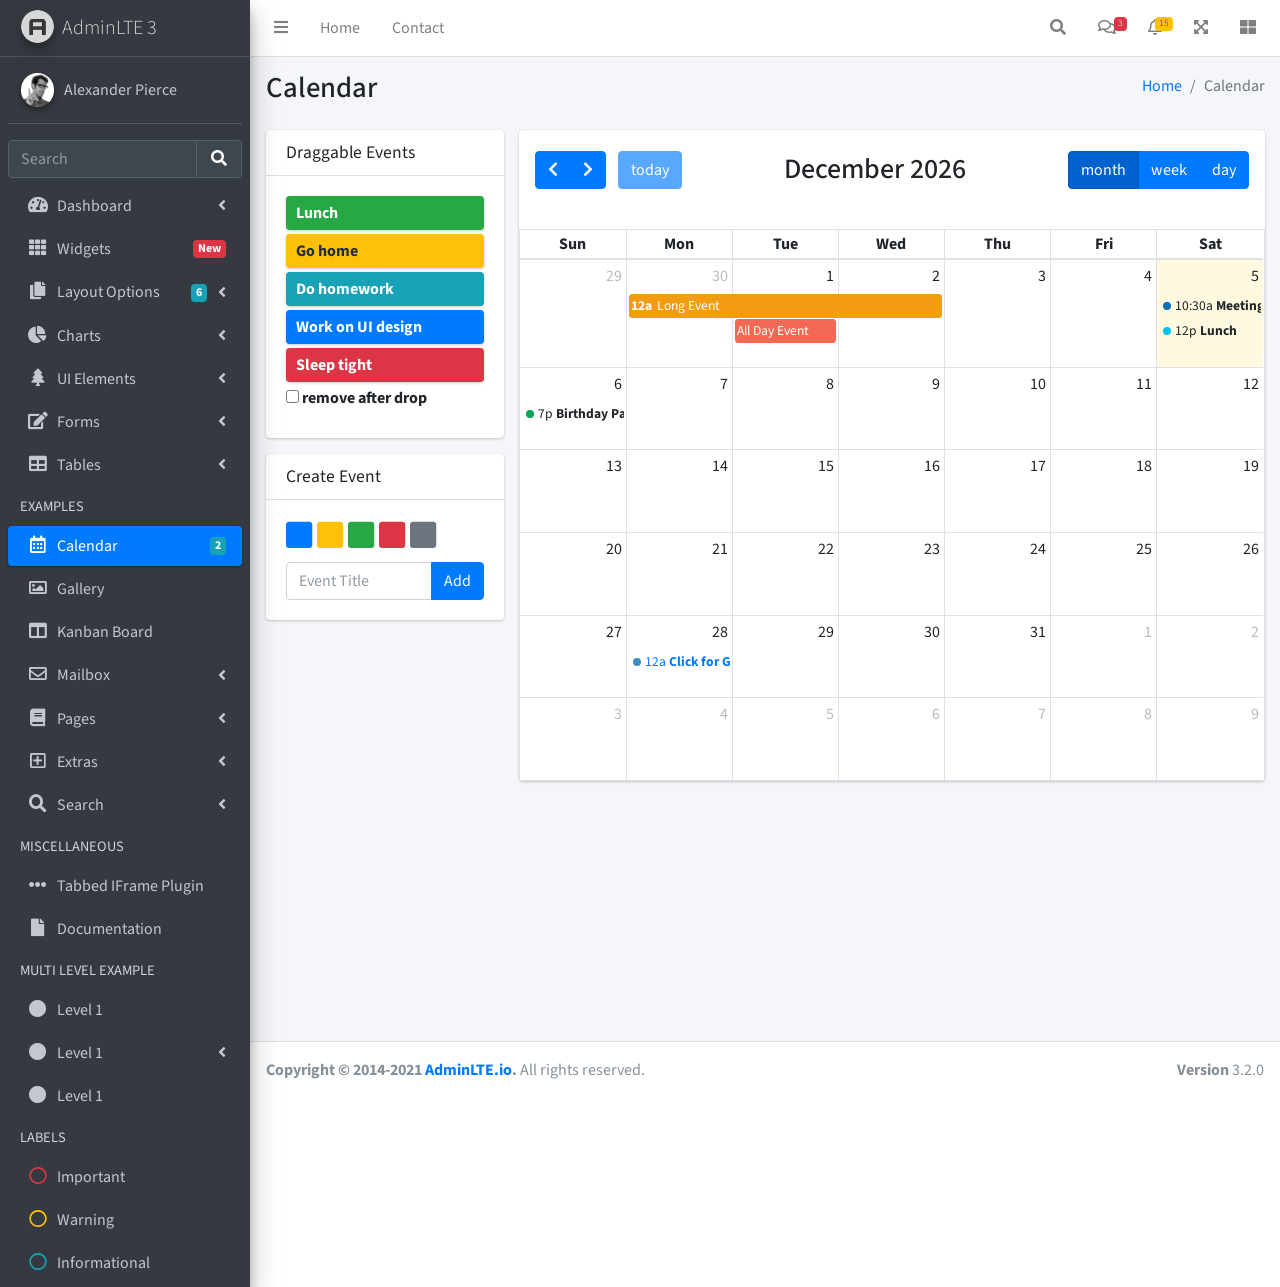
<file: pages/calendar.html>
<!DOCTYPE html>
<html lang="en">
<head>
  <meta charset="utf-8">
  <meta name="viewport" content="width=device-width, initial-scale=1">
  <title>AdminLTE 3 | Calendar</title>

  <!-- Google Font: Source Sans Pro -->
  <link rel="stylesheet" href="https://fonts.googleapis.com/css?family=Source+Sans+Pro:300,400,400i,700&display=fallback">
  <!-- Font Awesome -->
  <link rel="stylesheet" href="../plugins/fontawesome-free/css/all.min.css">
  <!-- fullCalendar -->
  <link rel="stylesheet" href="../plugins/fullcalendar/main.css">
  <!-- Theme style -->
  <link rel="stylesheet" href="../dist/css/adminlte.min.css">
</head>
<body class="hold-transition sidebar-mini">
<div class="wrapper">
  <!-- Navbar -->
  <nav class="main-header navbar navbar-expand navbar-white navbar-light">
    <!-- Left navbar links -->
    <ul class="navbar-nav">
      <li class="nav-item">
        <a class="nav-link" data-widget="pushmenu" href="#" role="button"><i class="fas fa-bars"></i></a>
      </li>
      <li class="nav-item d-none d-sm-inline-block">
        <a href="../index3.html" class="nav-link">Home</a>
      </li>
      <li class="nav-item d-none d-sm-inline-block">
        <a href="#" class="nav-link">Contact</a>
      </li>
    </ul>

    <!-- Right navbar links -->
    <ul class="navbar-nav ml-auto">
      <!-- Navbar Search -->
      <li class="nav-item">
        <a class="nav-link" data-widget="navbar-search" href="#" role="button">
          <i class="fas fa-search"></i>
        </a>
        <div class="navbar-search-block">
          <form class="form-inline">
            <div class="input-group input-group-sm">
              <input class="form-control form-control-navbar" type="search" placeholder="Search" aria-label="Search">
              <div class="input-group-append">
                <button class="btn btn-navbar" type="submit">
                  <i class="fas fa-search"></i>
                </button>
                <button class="btn btn-navbar" type="button" data-widget="navbar-search">
                  <i class="fas fa-times"></i>
                </button>
              </div>
            </div>
          </form>
        </div>
      </li>

      <!-- Messages Dropdown Menu -->
      <li class="nav-item dropdown">
        <a class="nav-link" data-toggle="dropdown" href="#">
          <i class="far fa-comments"></i>
          <span class="badge badge-danger navbar-badge">3</span>
        </a>
        <div class="dropdown-menu dropdown-menu-lg dropdown-menu-right">
          <a href="#" class="dropdown-item">
            <!-- Message Start -->
            <div class="media">
              <img src="../dist/img/user1-128x128.jpg" alt="User Avatar" class="img-size-50 mr-3 img-circle">
              <div class="media-body">
                <h3 class="dropdown-item-title">
                  Brad Diesel
                  <span class="float-right text-sm text-danger"><i class="fas fa-star"></i></span>
                </h3>
                <p class="text-sm">Call me whenever you can...</p>
                <p class="text-sm text-muted"><i class="far fa-clock mr-1"></i> 4 Hours Ago</p>
              </div>
            </div>
            <!-- Message End -->
          </a>
          <div class="dropdown-divider"></div>
          <a href="#" class="dropdown-item">
            <!-- Message Start -->
            <div class="media">
              <img src="../dist/img/user8-128x128.jpg" alt="User Avatar" class="img-size-50 img-circle mr-3">
              <div class="media-body">
                <h3 class="dropdown-item-title">
                  John Pierce
                  <span class="float-right text-sm text-muted"><i class="fas fa-star"></i></span>
                </h3>
                <p class="text-sm">I got your message bro</p>
                <p class="text-sm text-muted"><i class="far fa-clock mr-1"></i> 4 Hours Ago</p>
              </div>
            </div>
            <!-- Message End -->
          </a>
          <div class="dropdown-divider"></div>
          <a href="#" class="dropdown-item">
            <!-- Message Start -->
            <div class="media">
              <img src="../dist/img/user3-128x128.jpg" alt="User Avatar" class="img-size-50 img-circle mr-3">
              <div class="media-body">
                <h3 class="dropdown-item-title">
                  Nora Silvester
                  <span class="float-right text-sm text-warning"><i class="fas fa-star"></i></span>
                </h3>
                <p class="text-sm">The subject goes here</p>
                <p class="text-sm text-muted"><i class="far fa-clock mr-1"></i> 4 Hours Ago</p>
              </div>
            </div>
            <!-- Message End -->
          </a>
          <div class="dropdown-divider"></div>
          <a href="#" class="dropdown-item dropdown-footer">See All Messages</a>
        </div>
      </li>
      <!-- Notifications Dropdown Menu -->
      <li class="nav-item dropdown">
        <a class="nav-link" data-toggle="dropdown" href="#">
          <i class="far fa-bell"></i>
          <span class="badge badge-warning navbar-badge">15</span>
        </a>
        <div class="dropdown-menu dropdown-menu-lg dropdown-menu-right">
          <span class="dropdown-item dropdown-header">15 Notifications</span>
          <div class="dropdown-divider"></div>
          <a href="#" class="dropdown-item">
            <i class="fas fa-envelope mr-2"></i> 4 new messages
            <span class="float-right text-muted text-sm">3 mins</span>
          </a>
          <div class="dropdown-divider"></div>
          <a href="#" class="dropdown-item">
            <i class="fas fa-users mr-2"></i> 8 friend requests
            <span class="float-right text-muted text-sm">12 hours</span>
          </a>
          <div class="dropdown-divider"></div>
          <a href="#" class="dropdown-item">
            <i class="fas fa-file mr-2"></i> 3 new reports
            <span class="float-right text-muted text-sm">2 days</span>
          </a>
          <div class="dropdown-divider"></div>
          <a href="#" class="dropdown-item dropdown-footer">See All Notifications</a>
        </div>
      </li>
      <li class="nav-item">
        <a class="nav-link" data-widget="fullscreen" href="#" role="button">
          <i class="fas fa-expand-arrows-alt"></i>
        </a>
      </li>
      <li class="nav-item">
        <a class="nav-link" data-widget="control-sidebar" data-slide="true" href="#" role="button">
          <i class="fas fa-th-large"></i>
        </a>
      </li>
    </ul>
  </nav>
  <!-- /.navbar -->

  <!-- Main Sidebar Container -->
  <aside class="main-sidebar sidebar-dark-primary elevation-4">
    <!-- Brand Logo -->
    <a href="../index3.html" class="brand-link">
      <img src="../dist/img/AdminLTELogo.png" alt="AdminLTE Logo" class="brand-image img-circle elevation-3" style="opacity: .8">
      <span class="brand-text font-weight-light">AdminLTE 3</span>
    </a>

    <!-- Sidebar -->
    <div class="sidebar">
      <!-- Sidebar user panel (optional) -->
      <div class="user-panel mt-3 pb-3 mb-3 d-flex">
        <div class="image">
          <img src="../dist/img/user2-160x160.jpg" class="img-circle elevation-2" alt="User Image">
        </div>
        <div class="info">
          <a href="#" class="d-block">Alexander Pierce</a>
        </div>
      </div>

      <!-- SidebarSearch Form -->
      <div class="form-inline">
        <div class="input-group" data-widget="sidebar-search">
          <input class="form-control form-control-sidebar" type="search" placeholder="Search" aria-label="Search">
          <div class="input-group-append">
            <button class="btn btn-sidebar">
              <i class="fas fa-search fa-fw"></i>
            </button>
          </div>
        </div>
      </div>

      <!-- Sidebar Menu -->
      <nav class="mt-2">
        <ul class="nav nav-pills nav-sidebar flex-column" data-widget="treeview" role="menu" data-accordion="false">
          <!-- Add icons to the links using the .nav-icon class
               with font-awesome or any other icon font library -->
          <li class="nav-item">
            <a href="#" class="nav-link">
              <i class="nav-icon fas fa-tachometer-alt"></i>
              <p>
                Dashboard
                <i class="right fas fa-angle-left"></i>
              </p>
            </a>
            <ul class="nav nav-treeview">
              <li class="nav-item">
                <a href="../index.html" class="nav-link">
                  <i class="far fa-circle nav-icon"></i>
                  <p>Dashboard v1</p>
                </a>
              </li>
              <li class="nav-item">
                <a href="../index2.html" class="nav-link">
                  <i class="far fa-circle nav-icon"></i>
                  <p>Dashboard v2</p>
                </a>
              </li>
              <li class="nav-item">
                <a href="../index3.html" class="nav-link">
                  <i class="far fa-circle nav-icon"></i>
                  <p>Dashboard v3</p>
                </a>
              </li>
            </ul>
          </li>
          <li class="nav-item">
            <a href="widgets.html" class="nav-link">
              <i class="nav-icon fas fa-th"></i>
              <p>
                Widgets
                <span class="right badge badge-danger">New</span>
              </p>
            </a>
          </li>
          <li class="nav-item">
            <a href="#" class="nav-link">
              <i class="nav-icon fas fa-copy"></i>
              <p>
                Layout Options
                <i class="fas fa-angle-left right"></i>
                <span class="badge badge-info right">6</span>
              </p>
            </a>
            <ul class="nav nav-treeview">
              <li class="nav-item">
                <a href="layout/top-nav.html" class="nav-link">
                  <i class="far fa-circle nav-icon"></i>
                  <p>Top Navigation</p>
                </a>
              </li>
              <li class="nav-item">
                <a href="layout/top-nav-sidebar.html" class="nav-link">
                  <i class="far fa-circle nav-icon"></i>
                  <p>Top Navigation + Sidebar</p>
                </a>
              </li>
              <li class="nav-item">
                <a href="layout/boxed.html" class="nav-link">
                  <i class="far fa-circle nav-icon"></i>
                  <p>Boxed</p>
                </a>
              </li>
              <li class="nav-item">
                <a href="layout/fixed-sidebar.html" class="nav-link">
                  <i class="far fa-circle nav-icon"></i>
                  <p>Fixed Sidebar</p>
                </a>
              </li>
              <li class="nav-item">
                <a href="layout/fixed-sidebar-custom.html" class="nav-link">
                  <i class="far fa-circle nav-icon"></i>
                  <p>Fixed Sidebar <small>+ Custom Area</small></p>
                </a>
              </li>
              <li class="nav-item">
                <a href="layout/fixed-topnav.html" class="nav-link">
                  <i class="far fa-circle nav-icon"></i>
                  <p>Fixed Navbar</p>
                </a>
              </li>
              <li class="nav-item">
                <a href="layout/fixed-footer.html" class="nav-link">
                  <i class="far fa-circle nav-icon"></i>
                  <p>Fixed Footer</p>
                </a>
              </li>
              <li class="nav-item">
                <a href="layout/collapsed-sidebar.html" class="nav-link">
                  <i class="far fa-circle nav-icon"></i>
                  <p>Collapsed Sidebar</p>
                </a>
              </li>
            </ul>
          </li>
          <li class="nav-item">
            <a href="#" class="nav-link">
              <i class="nav-icon fas fa-chart-pie"></i>
              <p>
                Charts
                <i class="right fas fa-angle-left"></i>
              </p>
            </a>
            <ul class="nav nav-treeview">
              <li class="nav-item">
                <a href="charts/chartjs.html" class="nav-link">
                  <i class="far fa-circle nav-icon"></i>
                  <p>ChartJS</p>
                </a>
              </li>
              <li class="nav-item">
                <a href="charts/flot.html" class="nav-link">
                  <i class="far fa-circle nav-icon"></i>
                  <p>Flot</p>
                </a>
              </li>
              <li class="nav-item">
                <a href="charts/inline.html" class="nav-link">
                  <i class="far fa-circle nav-icon"></i>
                  <p>Inline</p>
                </a>
              </li>
              <li class="nav-item">
                <a href="charts/uplot.html" class="nav-link">
                  <i class="far fa-circle nav-icon"></i>
                  <p>uPlot</p>
                </a>
              </li>
            </ul>
          </li>
          <li class="nav-item">
            <a href="#" class="nav-link">
              <i class="nav-icon fas fa-tree"></i>
              <p>
                UI Elements
                <i class="fas fa-angle-left right"></i>
              </p>
            </a>
            <ul class="nav nav-treeview">
              <li class="nav-item">
                <a href="UI/general.html" class="nav-link">
                  <i class="far fa-circle nav-icon"></i>
                  <p>General</p>
                </a>
              </li>
              <li class="nav-item">
                <a href="UI/icons.html" class="nav-link">
                  <i class="far fa-circle nav-icon"></i>
                  <p>Icons</p>
                </a>
              </li>
              <li class="nav-item">
                <a href="UI/buttons.html" class="nav-link">
                  <i class="far fa-circle nav-icon"></i>
                  <p>Buttons</p>
                </a>
              </li>
              <li class="nav-item">
                <a href="UI/sliders.html" class="nav-link">
                  <i class="far fa-circle nav-icon"></i>
                  <p>Sliders</p>
                </a>
              </li>
              <li class="nav-item">
                <a href="UI/modals.html" class="nav-link">
                  <i class="far fa-circle nav-icon"></i>
                  <p>Modals & Alerts</p>
                </a>
              </li>
              <li class="nav-item">
                <a href="UI/navbar.html" class="nav-link">
                  <i class="far fa-circle nav-icon"></i>
                  <p>Navbar & Tabs</p>
                </a>
              </li>
              <li class="nav-item">
                <a href="UI/timeline.html" class="nav-link">
                  <i class="far fa-circle nav-icon"></i>
                  <p>Timeline</p>
                </a>
              </li>
              <li class="nav-item">
                <a href="UI/ribbons.html" class="nav-link">
                  <i class="far fa-circle nav-icon"></i>
                  <p>Ribbons</p>
                </a>
              </li>
            </ul>
          </li>
          <li class="nav-item">
            <a href="#" class="nav-link">
              <i class="nav-icon fas fa-edit"></i>
              <p>
                Forms
                <i class="fas fa-angle-left right"></i>
              </p>
            </a>
            <ul class="nav nav-treeview">
              <li class="nav-item">
                <a href="forms/general.html" class="nav-link">
                  <i class="far fa-circle nav-icon"></i>
                  <p>General Elements</p>
                </a>
              </li>
              <li class="nav-item">
                <a href="forms/advanced.html" class="nav-link">
                  <i class="far fa-circle nav-icon"></i>
                  <p>Advanced Elements</p>
                </a>
              </li>
              <li class="nav-item">
                <a href="forms/editors.html" class="nav-link">
                  <i class="far fa-circle nav-icon"></i>
                  <p>Editors</p>
                </a>
              </li>
              <li class="nav-item">
                <a href="forms/validation.html" class="nav-link">
                  <i class="far fa-circle nav-icon"></i>
                  <p>Validation</p>
                </a>
              </li>
            </ul>
          </li>
          <li class="nav-item">
            <a href="#" class="nav-link">
              <i class="nav-icon fas fa-table"></i>
              <p>
                Tables
                <i class="fas fa-angle-left right"></i>
              </p>
            </a>
            <ul class="nav nav-treeview">
              <li class="nav-item">
                <a href="tables/simple.html" class="nav-link">
                  <i class="far fa-circle nav-icon"></i>
                  <p>Simple Tables</p>
                </a>
              </li>
              <li class="nav-item">
                <a href="tables/data.html" class="nav-link">
                  <i class="far fa-circle nav-icon"></i>
                  <p>DataTables</p>
                </a>
              </li>
              <li class="nav-item">
                <a href="tables/jsgrid.html" class="nav-link">
                  <i class="far fa-circle nav-icon"></i>
                  <p>jsGrid</p>
                </a>
              </li>
            </ul>
          </li>
          <li class="nav-header">EXAMPLES</li>
          <li class="nav-item">
            <a href="calendar.html" class="nav-link active">
              <i class="nav-icon far fa-calendar-alt"></i>
              <p>
                Calendar
                <span class="badge badge-info right">2</span>
              </p>
            </a>
          </li>
          <li class="nav-item">
            <a href="gallery.html" class="nav-link">
              <i class="nav-icon far fa-image"></i>
              <p>
                Gallery
              </p>
            </a>
          </li>
          <li class="nav-item">
            <a href="kanban.html" class="nav-link">
              <i class="nav-icon fas fa-columns"></i>
              <p>
                Kanban Board
              </p>
            </a>
          </li>
          <li class="nav-item">
            <a href="#" class="nav-link">
              <i class="nav-icon far fa-envelope"></i>
              <p>
                Mailbox
                <i class="fas fa-angle-left right"></i>
              </p>
            </a>
            <ul class="nav nav-treeview">
              <li class="nav-item">
                <a href="mailbox/mailbox.html" class="nav-link">
                  <i class="far fa-circle nav-icon"></i>
                  <p>Inbox</p>
                </a>
              </li>
              <li class="nav-item">
                <a href="mailbox/compose.html" class="nav-link">
                  <i class="far fa-circle nav-icon"></i>
                  <p>Compose</p>
                </a>
              </li>
              <li class="nav-item">
                <a href="mailbox/read-mail.html" class="nav-link">
                  <i class="far fa-circle nav-icon"></i>
                  <p>Read</p>
                </a>
              </li>
            </ul>
          </li>
          <li class="nav-item">
            <a href="#" class="nav-link">
              <i class="nav-icon fas fa-book"></i>
              <p>
                Pages
                <i class="fas fa-angle-left right"></i>
              </p>
            </a>
            <ul class="nav nav-treeview">
              <li class="nav-item">
                <a href="examples/invoice.html" class="nav-link">
                  <i class="far fa-circle nav-icon"></i>
                  <p>Invoice</p>
                </a>
              </li>
              <li class="nav-item">
                <a href="examples/profile.html" class="nav-link">
                  <i class="far fa-circle nav-icon"></i>
                  <p>Profile</p>
                </a>
              </li>
              <li class="nav-item">
                <a href="examples/e-commerce.html" class="nav-link">
                  <i class="far fa-circle nav-icon"></i>
                  <p>E-commerce</p>
                </a>
              </li>
              <li class="nav-item">
                <a href="examples/projects.html" class="nav-link">
                  <i class="far fa-circle nav-icon"></i>
                  <p>Projects</p>
                </a>
              </li>
              <li class="nav-item">
                <a href="examples/project-add.html" class="nav-link">
                  <i class="far fa-circle nav-icon"></i>
                  <p>Project Add</p>
                </a>
              </li>
              <li class="nav-item">
                <a href="examples/project-edit.html" class="nav-link">
                  <i class="far fa-circle nav-icon"></i>
                  <p>Project Edit</p>
                </a>
              </li>
              <li class="nav-item">
                <a href="examples/project-detail.html" class="nav-link">
                  <i class="far fa-circle nav-icon"></i>
                  <p>Project Detail</p>
                </a>
              </li>
              <li class="nav-item">
                <a href="examples/contacts.html" class="nav-link">
                  <i class="far fa-circle nav-icon"></i>
                  <p>Contacts</p>
                </a>
              </li>
              <li class="nav-item">
                <a href="examples/faq.html" class="nav-link">
                  <i class="far fa-circle nav-icon"></i>
                  <p>FAQ</p>
                </a>
              </li>
              <li class="nav-item">
                <a href="examples/contact-us.html" class="nav-link">
                  <i class="far fa-circle nav-icon"></i>
                  <p>Contact us</p>
                </a>
              </li>
            </ul>
          </li>
          <li class="nav-item">
            <a href="#" class="nav-link">
              <i class="nav-icon far fa-plus-square"></i>
              <p>
                Extras
                <i class="fas fa-angle-left right"></i>
              </p>
            </a>
            <ul class="nav nav-treeview">
              <li class="nav-item">
                <a href="#" class="nav-link">
                  <i class="far fa-circle nav-icon"></i>
                  <p>
                    Login & Register v1
                    <i class="fas fa-angle-left right"></i>
                  </p>
                </a>
                <ul class="nav nav-treeview">
                  <li class="nav-item">
                    <a href="examples/login.html" class="nav-link">
                      <i class="far fa-circle nav-icon"></i>
                      <p>Login v1</p>
                    </a>
                  </li>
                  <li class="nav-item">
                    <a href="examples/register.html" class="nav-link">
                      <i class="far fa-circle nav-icon"></i>
                      <p>Register v1</p>
                    </a>
                  </li>
                  <li class="nav-item">
                    <a href="examples/forgot-password.html" class="nav-link">
                      <i class="far fa-circle nav-icon"></i>
                      <p>Forgot Password v1</p>
                    </a>
                  </li>
                  <li class="nav-item">
                    <a href="examples/recover-password.html" class="nav-link">
                      <i class="far fa-circle nav-icon"></i>
                      <p>Recover Password v1</p>
                    </a>
                  </li>
                </ul>
              </li>
              <li class="nav-item">
                <a href="#" class="nav-link">
                  <i class="far fa-circle nav-icon"></i>
                  <p>
                    Login & Register v2
                    <i class="fas fa-angle-left right"></i>
                  </p>
                </a>
                <ul class="nav nav-treeview">
                  <li class="nav-item">
                    <a href="examples/login-v2.html" class="nav-link">
                      <i class="far fa-circle nav-icon"></i>
                      <p>Login v2</p>
                    </a>
                  </li>
                  <li class="nav-item">
                    <a href="examples/register-v2.html" class="nav-link">
                      <i class="far fa-circle nav-icon"></i>
                      <p>Register v2</p>
                    </a>
                  </li>
                  <li class="nav-item">
                    <a href="examples/forgot-password-v2.html" class="nav-link">
                      <i class="far fa-circle nav-icon"></i>
                      <p>Forgot Password v2</p>
                    </a>
                  </li>
                  <li class="nav-item">
                    <a href="examples/recover-password-v2.html" class="nav-link">
                      <i class="far fa-circle nav-icon"></i>
                      <p>Recover Password v2</p>
                    </a>
                  </li>
                </ul>
              </li>
              <li class="nav-item">
                <a href="examples/lockscreen.html" class="nav-link">
                  <i class="far fa-circle nav-icon"></i>
                  <p>Lockscreen</p>
                </a>
              </li>
              <li class="nav-item">
                <a href="examples/legacy-user-menu.html" class="nav-link">
                  <i class="far fa-circle nav-icon"></i>
                  <p>Legacy User Menu</p>
                </a>
              </li>
              <li class="nav-item">
                <a href="examples/language-menu.html" class="nav-link">
                  <i class="far fa-circle nav-icon"></i>
                  <p>Language Menu</p>
                </a>
              </li>
              <li class="nav-item">
                <a href="examples/404.html" class="nav-link">
                  <i class="far fa-circle nav-icon"></i>
                  <p>Error 404</p>
                </a>
              </li>
              <li class="nav-item">
                <a href="examples/500.html" class="nav-link">
                  <i class="far fa-circle nav-icon"></i>
                  <p>Error 500</p>
                </a>
              </li>
              <li class="nav-item">
                <a href="examples/pace.html" class="nav-link">
                  <i class="far fa-circle nav-icon"></i>
                  <p>Pace</p>
                </a>
              </li>
              <li class="nav-item">
                <a href="examples/blank.html" class="nav-link">
                  <i class="far fa-circle nav-icon"></i>
                  <p>Blank Page</p>
                </a>
              </li>
              <li class="nav-item">
                <a href="../starter.html" class="nav-link">
                  <i class="far fa-circle nav-icon"></i>
                  <p>Starter Page</p>
                </a>
              </li>
            </ul>
          </li>
          <li class="nav-item">
            <a href="#" class="nav-link">
              <i class="nav-icon fas fa-search"></i>
              <p>
                Search
                <i class="fas fa-angle-left right"></i>
              </p>
            </a>
            <ul class="nav nav-treeview">
              <li class="nav-item">
                <a href="search/simple.html" class="nav-link">
                  <i class="far fa-circle nav-icon"></i>
                  <p>Simple Search</p>
                </a>
              </li>
              <li class="nav-item">
                <a href="search/enhanced.html" class="nav-link">
                  <i class="far fa-circle nav-icon"></i>
                  <p>Enhanced</p>
                </a>
              </li>
            </ul>
          </li>
          <li class="nav-header">MISCELLANEOUS</li>
          <li class="nav-item">
            <a href="../iframe.html" class="nav-link">
              <i class="nav-icon fas fa-ellipsis-h"></i>
              <p>Tabbed IFrame Plugin</p>
            </a>
          </li>
          <li class="nav-item">
            <a href="https://adminlte.io/docs/3.1/" class="nav-link">
              <i class="nav-icon fas fa-file"></i>
              <p>Documentation</p>
            </a>
          </li>
          <li class="nav-header">MULTI LEVEL EXAMPLE</li>
          <li class="nav-item">
            <a href="#" class="nav-link">
              <i class="fas fa-circle nav-icon"></i>
              <p>Level 1</p>
            </a>
          </li>
          <li class="nav-item">
            <a href="#" class="nav-link">
              <i class="nav-icon fas fa-circle"></i>
              <p>
                Level 1
                <i class="right fas fa-angle-left"></i>
              </p>
            </a>
            <ul class="nav nav-treeview">
              <li class="nav-item">
                <a href="#" class="nav-link">
                  <i class="far fa-circle nav-icon"></i>
                  <p>Level 2</p>
                </a>
              </li>
              <li class="nav-item">
                <a href="#" class="nav-link">
                  <i class="far fa-circle nav-icon"></i>
                  <p>
                    Level 2
                    <i class="right fas fa-angle-left"></i>
                  </p>
                </a>
                <ul class="nav nav-treeview">
                  <li class="nav-item">
                    <a href="#" class="nav-link">
                      <i class="far fa-dot-circle nav-icon"></i>
                      <p>Level 3</p>
                    </a>
                  </li>
                  <li class="nav-item">
                    <a href="#" class="nav-link">
                      <i class="far fa-dot-circle nav-icon"></i>
                      <p>Level 3</p>
                    </a>
                  </li>
                  <li class="nav-item">
                    <a href="#" class="nav-link">
                      <i class="far fa-dot-circle nav-icon"></i>
                      <p>Level 3</p>
                    </a>
                  </li>
                </ul>
              </li>
              <li class="nav-item">
                <a href="#" class="nav-link">
                  <i class="far fa-circle nav-icon"></i>
                  <p>Level 2</p>
                </a>
              </li>
            </ul>
          </li>
          <li class="nav-item">
            <a href="#" class="nav-link">
              <i class="fas fa-circle nav-icon"></i>
              <p>Level 1</p>
            </a>
          </li>
          <li class="nav-header">LABELS</li>
          <li class="nav-item">
            <a href="#" class="nav-link">
              <i class="nav-icon far fa-circle text-danger"></i>
              <p class="text">Important</p>
            </a>
          </li>
          <li class="nav-item">
            <a href="#" class="nav-link">
              <i class="nav-icon far fa-circle text-warning"></i>
              <p>Warning</p>
            </a>
          </li>
          <li class="nav-item">
            <a href="#" class="nav-link">
              <i class="nav-icon far fa-circle text-info"></i>
              <p>Informational</p>
            </a>
          </li>
        </ul>
      </nav>
      <!-- /.sidebar-menu -->
    </div>
    <!-- /.sidebar -->
  </aside>

  <!-- Content Wrapper. Contains page content -->
  <div class="content-wrapper">
    <!-- Content Header (Page header) -->
    <section class="content-header">
      <div class="container-fluid">
        <div class="row mb-2">
          <div class="col-sm-6">
            <h1>Calendar</h1>
          </div>
          <div class="col-sm-6">
            <ol class="breadcrumb float-sm-right">
              <li class="breadcrumb-item"><a href="#">Home</a></li>
              <li class="breadcrumb-item active">Calendar</li>
            </ol>
          </div>
        </div>
      </div><!-- /.container-fluid -->
    </section>

    <!-- Main content -->
    <section class="content">
      <div class="container-fluid">
        <div class="row">
          <div class="col-md-3">
            <div class="sticky-top mb-3">
              <div class="card">
                <div class="card-header">
                  <h4 class="card-title">Draggable Events</h4>
                </div>
                <div class="card-body">
                  <!-- the events -->
                  <div id="external-events">
                    <div class="external-event bg-success">Lunch</div>
                    <div class="external-event bg-warning">Go home</div>
                    <div class="external-event bg-info">Do homework</div>
                    <div class="external-event bg-primary">Work on UI design</div>
                    <div class="external-event bg-danger">Sleep tight</div>
                    <div class="checkbox">
                      <label for="drop-remove">
                        <input type="checkbox" id="drop-remove">
                        remove after drop
                      </label>
                    </div>
                  </div>
                </div>
                <!-- /.card-body -->
              </div>
              <!-- /.card -->
              <div class="card">
                <div class="card-header">
                  <h3 class="card-title">Create Event</h3>
                </div>
                <div class="card-body">
                  <div class="btn-group" style="width: 100%; margin-bottom: 10px;">
                    <ul class="fc-color-picker" id="color-chooser">
                      <li><a class="text-primary" href="#"><i class="fas fa-square"></i></a></li>
                      <li><a class="text-warning" href="#"><i class="fas fa-square"></i></a></li>
                      <li><a class="text-success" href="#"><i class="fas fa-square"></i></a></li>
                      <li><a class="text-danger" href="#"><i class="fas fa-square"></i></a></li>
                      <li><a class="text-muted" href="#"><i class="fas fa-square"></i></a></li>
                    </ul>
                  </div>
                  <!-- /btn-group -->
                  <div class="input-group">
                    <input id="new-event" type="text" class="form-control" placeholder="Event Title">

                    <div class="input-group-append">
                      <button id="add-new-event" type="button" class="btn btn-primary">Add</button>
                    </div>
                    <!-- /btn-group -->
                  </div>
                  <!-- /input-group -->
                </div>
              </div>
            </div>
          </div>
          <!-- /.col -->
          <div class="col-md-9">
            <div class="card card-primary">
              <div class="card-body p-0">
                <!-- THE CALENDAR -->
                <div id="calendar"></div>
              </div>
              <!-- /.card-body -->
            </div>
            <!-- /.card -->
          </div>
          <!-- /.col -->
        </div>
        <!-- /.row -->
      </div><!-- /.container-fluid -->
    </section>
    <!-- /.content -->
  </div>
  <!-- /.content-wrapper -->

  <footer class="main-footer">
    <div class="float-right d-none d-sm-block">
      <b>Version</b> 3.2.0
    </div>
    <strong>Copyright &copy; 2014-2021 <a href="https://adminlte.io">AdminLTE.io</a>.</strong> All rights reserved.
  </footer>

  <!-- Control Sidebar -->
  <aside class="control-sidebar control-sidebar-dark">
    <!-- Control sidebar content goes here -->
  </aside>
  <!-- /.control-sidebar -->
</div>
<!-- ./wrapper -->

<!-- jQuery -->
<script src="../plugins/jquery/jquery.min.js"></script>
<!-- Bootstrap -->
<script src="../plugins/bootstrap/js/bootstrap.bundle.min.js"></script>
<!-- jQuery UI -->
<script src="../plugins/jquery-ui/jquery-ui.min.js"></script>
<!-- AdminLTE App -->
<script src="../dist/js/adminlte.min.js"></script>
<!-- fullCalendar 2.2.5 -->
<script src="../plugins/moment/moment.min.js"></script>
<script src="../plugins/fullcalendar/main.js"></script>
<!-- AdminLTE for demo purposes -->
<script src="../dist/js/demo.js"></script>
<!-- Page specific script -->
<script>
  $(function () {

    /* initialize the external events
     -----------------------------------------------------------------*/
    function ini_events(ele) {
      ele.each(function () {

        // create an Event Object (https://fullcalendar.io/docs/event-object)
        // it doesn't need to have a start or end
        var eventObject = {
          title: $.trim($(this).text()) // use the element's text as the event title
        }

        // store the Event Object in the DOM element so we can get to it later
        $(this).data('eventObject', eventObject)

        // make the event draggable using jQuery UI
        $(this).draggable({
          zIndex        : 1070,
          revert        : true, // will cause the event to go back to its
          revertDuration: 0  //  original position after the drag
        })

      })
    }

    ini_events($('#external-events div.external-event'))

    /* initialize the calendar
     -----------------------------------------------------------------*/
    //Date for the calendar events (dummy data)
    var date = new Date()
    var d    = date.getDate(),
        m    = date.getMonth(),
        y    = date.getFullYear()

    var Calendar = FullCalendar.Calendar;
    var Draggable = FullCalendar.Draggable;

    var containerEl = document.getElementById('external-events');
    var checkbox = document.getElementById('drop-remove');
    var calendarEl = document.getElementById('calendar');

    // initialize the external events
    // -----------------------------------------------------------------

    new Draggable(containerEl, {
      itemSelector: '.external-event',
      eventData: function(eventEl) {
        return {
          title: eventEl.innerText,
          backgroundColor: window.getComputedStyle( eventEl ,null).getPropertyValue('background-color'),
          borderColor: window.getComputedStyle( eventEl ,null).getPropertyValue('background-color'),
          textColor: window.getComputedStyle( eventEl ,null).getPropertyValue('color'),
        };
      }
    });

    var calendar = new Calendar(calendarEl, {
      headerToolbar: {
        left  : 'prev,next today',
        center: 'title',
        right : 'dayGridMonth,timeGridWeek,timeGridDay'
      },
      themeSystem: 'bootstrap',
      //Random default events
      events: [
        {
          title          : 'All Day Event',
          start          : new Date(y, m, 1),
          backgroundColor: '#f56954', //red
          borderColor    : '#f56954', //red
          allDay         : true
        },
        {
          title          : 'Long Event',
          start          : new Date(y, m, d - 5),
          end            : new Date(y, m, d - 2),
          backgroundColor: '#f39c12', //yellow
          borderColor    : '#f39c12' //yellow
        },
        {
          title          : 'Meeting',
          start          : new Date(y, m, d, 10, 30),
          allDay         : false,
          backgroundColor: '#0073b7', //Blue
          borderColor    : '#0073b7' //Blue
        },
        {
          title          : 'Lunch',
          start          : new Date(y, m, d, 12, 0),
          end            : new Date(y, m, d, 14, 0),
          allDay         : false,
          backgroundColor: '#00c0ef', //Info (aqua)
          borderColor    : '#00c0ef' //Info (aqua)
        },
        {
          title          : 'Birthday Party',
          start          : new Date(y, m, d + 1, 19, 0),
          end            : new Date(y, m, d + 1, 22, 30),
          allDay         : false,
          backgroundColor: '#00a65a', //Success (green)
          borderColor    : '#00a65a' //Success (green)
        },
        {
          title          : 'Click for Google',
          start          : new Date(y, m, 28),
          end            : new Date(y, m, 29),
          url            : 'https://www.google.com/',
          backgroundColor: '#3c8dbc', //Primary (light-blue)
          borderColor    : '#3c8dbc' //Primary (light-blue)
        }
      ],
      editable  : true,
      droppable : true, // this allows things to be dropped onto the calendar !!!
      drop      : function(info) {
        // is the "remove after drop" checkbox checked?
        if (checkbox.checked) {
          // if so, remove the element from the "Draggable Events" list
          info.draggedEl.parentNode.removeChild(info.draggedEl);
        }
      }
    });

    calendar.render();
    // $('#calendar').fullCalendar()

    /* ADDING EVENTS */
    var currColor = '#3c8dbc' //Red by default
    // Color chooser button
    $('#color-chooser > li > a').click(function (e) {
      e.preventDefault()
      // Save color
      currColor = $(this).css('color')
      // Add color effect to button
      $('#add-new-event').css({
        'background-color': currColor,
        'border-color'    : currColor
      })
    })
    $('#add-new-event').click(function (e) {
      e.preventDefault()
      // Get value and make sure it is not null
      var val = $('#new-event').val()
      if (val.length == 0) {
        return
      }

      // Create events
      var event = $('<div />')
      event.css({
        'background-color': currColor,
        'border-color'    : currColor,
        'color'           : '#fff'
      }).addClass('external-event')
      event.text(val)
      $('#external-events').prepend(event)

      // Add draggable funtionality
      ini_events(event)

      // Remove event from text input
      $('#new-event').val('')
    })
  })
</script>
</body>
</html>
</file>
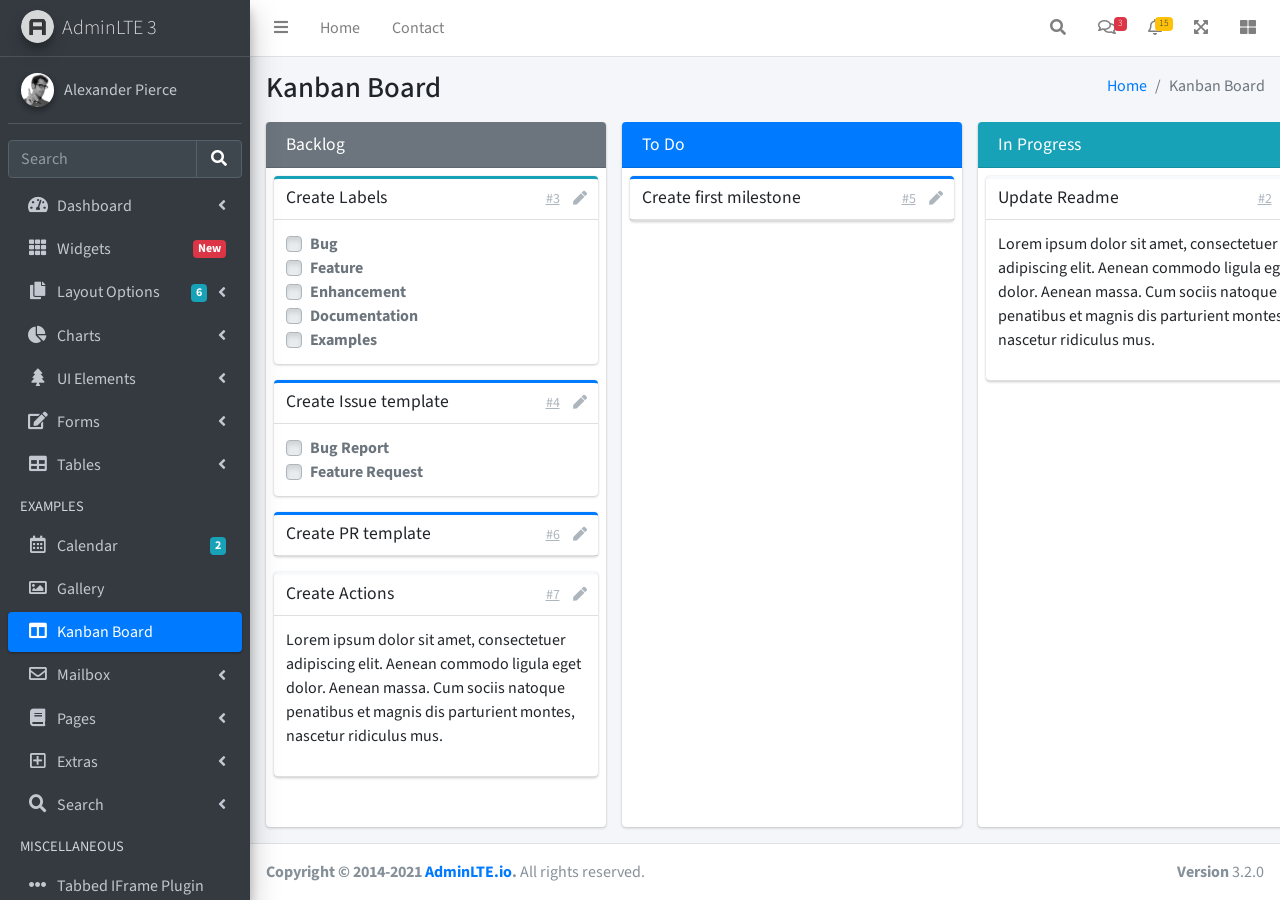
<file: pages/kanban.html>
<!DOCTYPE html>
<html lang="en">
<head>
  <meta charset="utf-8">
  <meta name="viewport" content="width=device-width, initial-scale=1">
  <title>AdminLTE 3 | Kanban Board</title>

  <!-- Google Font: Source Sans Pro -->
  <link rel="stylesheet" href="https://fonts.googleapis.com/css?family=Source+Sans+Pro:300,400,400i,700&display=fallback">
  <!-- Font Awesome -->
  <link rel="stylesheet" href="../plugins/fontawesome-free/css/all.min.css">
  <!-- Ekko Lightbox -->
  <link rel="stylesheet" href="../plugins/ekko-lightbox/ekko-lightbox.css">
  <!-- Theme style -->
  <link rel="stylesheet" href="../dist/css/adminlte.min.css">
  <!-- overlayScrollbars -->
  <link rel="stylesheet" href="../plugins/overlayScrollbars/css/OverlayScrollbars.min.css">
</head>
<body class="hold-transition sidebar-mini layout-fixed">
<div class="wrapper">
  <!-- Navbar -->
  <nav class="main-header navbar navbar-expand navbar-white navbar-light">
    <!-- Left navbar links -->
    <ul class="navbar-nav">
      <li class="nav-item">
        <a class="nav-link" data-widget="pushmenu" href="#" role="button"><i class="fas fa-bars"></i></a>
      </li>
      <li class="nav-item d-none d-sm-inline-block">
        <a href="../index3.html" class="nav-link">Home</a>
      </li>
      <li class="nav-item d-none d-sm-inline-block">
        <a href="#" class="nav-link">Contact</a>
      </li>
    </ul>

    <!-- Right navbar links -->
    <ul class="navbar-nav ml-auto">
      <!-- Navbar Search -->
      <li class="nav-item">
        <a class="nav-link" data-widget="navbar-search" href="#" role="button">
          <i class="fas fa-search"></i>
        </a>
        <div class="navbar-search-block">
          <form class="form-inline">
            <div class="input-group input-group-sm">
              <input class="form-control form-control-navbar" type="search" placeholder="Search" aria-label="Search">
              <div class="input-group-append">
                <button class="btn btn-navbar" type="submit">
                  <i class="fas fa-search"></i>
                </button>
                <button class="btn btn-navbar" type="button" data-widget="navbar-search">
                  <i class="fas fa-times"></i>
                </button>
              </div>
            </div>
          </form>
        </div>
      </li>

      <!-- Messages Dropdown Menu -->
      <li class="nav-item dropdown">
        <a class="nav-link" data-toggle="dropdown" href="#">
          <i class="far fa-comments"></i>
          <span class="badge badge-danger navbar-badge">3</span>
        </a>
        <div class="dropdown-menu dropdown-menu-lg dropdown-menu-right">
          <a href="#" class="dropdown-item">
            <!-- Message Start -->
            <div class="media">
              <img src="../dist/img/user1-128x128.jpg" alt="User Avatar" class="img-size-50 mr-3 img-circle">
              <div class="media-body">
                <h3 class="dropdown-item-title">
                  Brad Diesel
                  <span class="float-right text-sm text-danger"><i class="fas fa-star"></i></span>
                </h3>
                <p class="text-sm">Call me whenever you can...</p>
                <p class="text-sm text-muted"><i class="far fa-clock mr-1"></i> 4 Hours Ago</p>
              </div>
            </div>
            <!-- Message End -->
          </a>
          <div class="dropdown-divider"></div>
          <a href="#" class="dropdown-item">
            <!-- Message Start -->
            <div class="media">
              <img src="../dist/img/user8-128x128.jpg" alt="User Avatar" class="img-size-50 img-circle mr-3">
              <div class="media-body">
                <h3 class="dropdown-item-title">
                  John Pierce
                  <span class="float-right text-sm text-muted"><i class="fas fa-star"></i></span>
                </h3>
                <p class="text-sm">I got your message bro</p>
                <p class="text-sm text-muted"><i class="far fa-clock mr-1"></i> 4 Hours Ago</p>
              </div>
            </div>
            <!-- Message End -->
          </a>
          <div class="dropdown-divider"></div>
          <a href="#" class="dropdown-item">
            <!-- Message Start -->
            <div class="media">
              <img src="../dist/img/user3-128x128.jpg" alt="User Avatar" class="img-size-50 img-circle mr-3">
              <div class="media-body">
                <h3 class="dropdown-item-title">
                  Nora Silvester
                  <span class="float-right text-sm text-warning"><i class="fas fa-star"></i></span>
                </h3>
                <p class="text-sm">The subject goes here</p>
                <p class="text-sm text-muted"><i class="far fa-clock mr-1"></i> 4 Hours Ago</p>
              </div>
            </div>
            <!-- Message End -->
          </a>
          <div class="dropdown-divider"></div>
          <a href="#" class="dropdown-item dropdown-footer">See All Messages</a>
        </div>
      </li>
      <!-- Notifications Dropdown Menu -->
      <li class="nav-item dropdown">
        <a class="nav-link" data-toggle="dropdown" href="#">
          <i class="far fa-bell"></i>
          <span class="badge badge-warning navbar-badge">15</span>
        </a>
        <div class="dropdown-menu dropdown-menu-lg dropdown-menu-right">
          <span class="dropdown-item dropdown-header">15 Notifications</span>
          <div class="dropdown-divider"></div>
          <a href="#" class="dropdown-item">
            <i class="fas fa-envelope mr-2"></i> 4 new messages
            <span class="float-right text-muted text-sm">3 mins</span>
          </a>
          <div class="dropdown-divider"></div>
          <a href="#" class="dropdown-item">
            <i class="fas fa-users mr-2"></i> 8 friend requests
            <span class="float-right text-muted text-sm">12 hours</span>
          </a>
          <div class="dropdown-divider"></div>
          <a href="#" class="dropdown-item">
            <i class="fas fa-file mr-2"></i> 3 new reports
            <span class="float-right text-muted text-sm">2 days</span>
          </a>
          <div class="dropdown-divider"></div>
          <a href="#" class="dropdown-item dropdown-footer">See All Notifications</a>
        </div>
      </li>
      <li class="nav-item">
        <a class="nav-link" data-widget="fullscreen" href="#" role="button">
          <i class="fas fa-expand-arrows-alt"></i>
        </a>
      </li>
      <li class="nav-item">
        <a class="nav-link" data-widget="control-sidebar" data-slide="true" href="#" role="button">
          <i class="fas fa-th-large"></i>
        </a>
      </li>
    </ul>
  </nav>
  <!-- /.navbar -->

  <!-- Main Sidebar Container -->
  <aside class="main-sidebar sidebar-dark-primary elevation-4">
    <!-- Brand Logo -->
    <a href="../index3.html" class="brand-link">
      <img src="../dist/img/AdminLTELogo.png" alt="AdminLTE Logo" class="brand-image img-circle elevation-3" style="opacity: .8">
      <span class="brand-text font-weight-light">AdminLTE 3</span>
    </a>

    <!-- Sidebar -->
    <div class="sidebar">
      <!-- Sidebar user panel (optional) -->
      <div class="user-panel mt-3 pb-3 mb-3 d-flex">
        <div class="image">
          <img src="../dist/img/user2-160x160.jpg" class="img-circle elevation-2" alt="User Image">
        </div>
        <div class="info">
          <a href="#" class="d-block">Alexander Pierce</a>
        </div>
      </div>

      <!-- SidebarSearch Form -->
      <div class="form-inline">
        <div class="input-group" data-widget="sidebar-search">
          <input class="form-control form-control-sidebar" type="search" placeholder="Search" aria-label="Search">
          <div class="input-group-append">
            <button class="btn btn-sidebar">
              <i class="fas fa-search fa-fw"></i>
            </button>
          </div>
        </div>
      </div>

      <!-- Sidebar Menu -->
      <nav class="mt-2">
        <ul class="nav nav-pills nav-sidebar flex-column" data-widget="treeview" role="menu" data-accordion="false">
          <!-- Add icons to the links using the .nav-icon class
               with font-awesome or any other icon font library -->
          <li class="nav-item">
            <a href="#" class="nav-link">
              <i class="nav-icon fas fa-tachometer-alt"></i>
              <p>
                Dashboard
                <i class="right fas fa-angle-left"></i>
              </p>
            </a>
            <ul class="nav nav-treeview">
              <li class="nav-item">
                <a href="../index.html" class="nav-link">
                  <i class="far fa-circle nav-icon"></i>
                  <p>Dashboard v1</p>
                </a>
              </li>
              <li class="nav-item">
                <a href="../index2.html" class="nav-link">
                  <i class="far fa-circle nav-icon"></i>
                  <p>Dashboard v2</p>
                </a>
              </li>
              <li class="nav-item">
                <a href="../index3.html" class="nav-link">
                  <i class="far fa-circle nav-icon"></i>
                  <p>Dashboard v3</p>
                </a>
              </li>
            </ul>
          </li>
          <li class="nav-item">
            <a href="widgets.html" class="nav-link">
              <i class="nav-icon fas fa-th"></i>
              <p>
                Widgets
                <span class="right badge badge-danger">New</span>
              </p>
            </a>
          </li>
          <li class="nav-item">
            <a href="#" class="nav-link">
              <i class="nav-icon fas fa-copy"></i>
              <p>
                Layout Options
                <i class="fas fa-angle-left right"></i>
                <span class="badge badge-info right">6</span>
              </p>
            </a>
            <ul class="nav nav-treeview">
              <li class="nav-item">
                <a href="layout/top-nav.html" class="nav-link">
                  <i class="far fa-circle nav-icon"></i>
                  <p>Top Navigation</p>
                </a>
              </li>
              <li class="nav-item">
                <a href="layout/top-nav-sidebar.html" class="nav-link">
                  <i class="far fa-circle nav-icon"></i>
                  <p>Top Navigation + Sidebar</p>
                </a>
              </li>
              <li class="nav-item">
                <a href="layout/boxed.html" class="nav-link">
                  <i class="far fa-circle nav-icon"></i>
                  <p>Boxed</p>
                </a>
              </li>
              <li class="nav-item">
                <a href="layout/fixed-sidebar.html" class="nav-link">
                  <i class="far fa-circle nav-icon"></i>
                  <p>Fixed Sidebar</p>
                </a>
              </li>
              <li class="nav-item">
                <a href="layout/fixed-sidebar-custom.html" class="nav-link">
                  <i class="far fa-circle nav-icon"></i>
                  <p>Fixed Sidebar <small>+ Custom Area</small></p>
                </a>
              </li>
              <li class="nav-item">
                <a href="layout/fixed-topnav.html" class="nav-link">
                  <i class="far fa-circle nav-icon"></i>
                  <p>Fixed Navbar</p>
                </a>
              </li>
              <li class="nav-item">
                <a href="layout/fixed-footer.html" class="nav-link">
                  <i class="far fa-circle nav-icon"></i>
                  <p>Fixed Footer</p>
                </a>
              </li>
              <li class="nav-item">
                <a href="layout/collapsed-sidebar.html" class="nav-link">
                  <i class="far fa-circle nav-icon"></i>
                  <p>Collapsed Sidebar</p>
                </a>
              </li>
            </ul>
          </li>
          <li class="nav-item">
            <a href="#" class="nav-link">
              <i class="nav-icon fas fa-chart-pie"></i>
              <p>
                Charts
                <i class="right fas fa-angle-left"></i>
              </p>
            </a>
            <ul class="nav nav-treeview">
              <li class="nav-item">
                <a href="charts/chartjs.html" class="nav-link">
                  <i class="far fa-circle nav-icon"></i>
                  <p>ChartJS</p>
                </a>
              </li>
              <li class="nav-item">
                <a href="charts/flot.html" class="nav-link">
                  <i class="far fa-circle nav-icon"></i>
                  <p>Flot</p>
                </a>
              </li>
              <li class="nav-item">
                <a href="charts/inline.html" class="nav-link">
                  <i class="far fa-circle nav-icon"></i>
                  <p>Inline</p>
                </a>
              </li>
              <li class="nav-item">
                <a href="charts/uplot.html" class="nav-link">
                  <i class="far fa-circle nav-icon"></i>
                  <p>uPlot</p>
                </a>
              </li>
            </ul>
          </li>
          <li class="nav-item">
            <a href="#" class="nav-link">
              <i class="nav-icon fas fa-tree"></i>
              <p>
                UI Elements
                <i class="fas fa-angle-left right"></i>
              </p>
            </a>
            <ul class="nav nav-treeview">
              <li class="nav-item">
                <a href="UI/general.html" class="nav-link">
                  <i class="far fa-circle nav-icon"></i>
                  <p>General</p>
                </a>
              </li>
              <li class="nav-item">
                <a href="UI/icons.html" class="nav-link">
                  <i class="far fa-circle nav-icon"></i>
                  <p>Icons</p>
                </a>
              </li>
              <li class="nav-item">
                <a href="UI/buttons.html" class="nav-link">
                  <i class="far fa-circle nav-icon"></i>
                  <p>Buttons</p>
                </a>
              </li>
              <li class="nav-item">
                <a href="UI/sliders.html" class="nav-link">
                  <i class="far fa-circle nav-icon"></i>
                  <p>Sliders</p>
                </a>
              </li>
              <li class="nav-item">
                <a href="UI/modals.html" class="nav-link">
                  <i class="far fa-circle nav-icon"></i>
                  <p>Modals & Alerts</p>
                </a>
              </li>
              <li class="nav-item">
                <a href="UI/navbar.html" class="nav-link">
                  <i class="far fa-circle nav-icon"></i>
                  <p>Navbar & Tabs</p>
                </a>
              </li>
              <li class="nav-item">
                <a href="UI/timeline.html" class="nav-link">
                  <i class="far fa-circle nav-icon"></i>
                  <p>Timeline</p>
                </a>
              </li>
              <li class="nav-item">
                <a href="UI/ribbons.html" class="nav-link">
                  <i class="far fa-circle nav-icon"></i>
                  <p>Ribbons</p>
                </a>
              </li>
            </ul>
          </li>
          <li class="nav-item">
            <a href="#" class="nav-link">
              <i class="nav-icon fas fa-edit"></i>
              <p>
                Forms
                <i class="fas fa-angle-left right"></i>
              </p>
            </a>
            <ul class="nav nav-treeview">
              <li class="nav-item">
                <a href="forms/general.html" class="nav-link">
                  <i class="far fa-circle nav-icon"></i>
                  <p>General Elements</p>
                </a>
              </li>
              <li class="nav-item">
                <a href="forms/advanced.html" class="nav-link">
                  <i class="far fa-circle nav-icon"></i>
                  <p>Advanced Elements</p>
                </a>
              </li>
              <li class="nav-item">
                <a href="forms/editors.html" class="nav-link">
                  <i class="far fa-circle nav-icon"></i>
                  <p>Editors</p>
                </a>
              </li>
              <li class="nav-item">
                <a href="forms/validation.html" class="nav-link">
                  <i class="far fa-circle nav-icon"></i>
                  <p>Validation</p>
                </a>
              </li>
            </ul>
          </li>
          <li class="nav-item">
            <a href="#" class="nav-link">
              <i class="nav-icon fas fa-table"></i>
              <p>
                Tables
                <i class="fas fa-angle-left right"></i>
              </p>
            </a>
            <ul class="nav nav-treeview">
              <li class="nav-item">
                <a href="tables/simple.html" class="nav-link">
                  <i class="far fa-circle nav-icon"></i>
                  <p>Simple Tables</p>
                </a>
              </li>
              <li class="nav-item">
                <a href="tables/data.html" class="nav-link">
                  <i class="far fa-circle nav-icon"></i>
                  <p>DataTables</p>
                </a>
              </li>
              <li class="nav-item">
                <a href="tables/jsgrid.html" class="nav-link">
                  <i class="far fa-circle nav-icon"></i>
                  <p>jsGrid</p>
                </a>
              </li>
            </ul>
          </li>
          <li class="nav-header">EXAMPLES</li>
          <li class="nav-item">
            <a href="calendar.html" class="nav-link">
              <i class="nav-icon far fa-calendar-alt"></i>
              <p>
                Calendar
                <span class="badge badge-info right">2</span>
              </p>
            </a>
          </li>
          <li class="nav-item">
            <a href="gallery.html" class="nav-link">
              <i class="nav-icon far fa-image"></i>
              <p>
                Gallery
              </p>
            </a>
          </li>
          <li class="nav-item">
            <a href="kanban.html" class="nav-link active">
              <i class="nav-icon fas fa-columns"></i>
              <p>
                Kanban Board
              </p>
            </a>
          </li>
          <li class="nav-item">
            <a href="#" class="nav-link">
              <i class="nav-icon far fa-envelope"></i>
              <p>
                Mailbox
                <i class="fas fa-angle-left right"></i>
              </p>
            </a>
            <ul class="nav nav-treeview">
              <li class="nav-item">
                <a href="mailbox/mailbox.html" class="nav-link">
                  <i class="far fa-circle nav-icon"></i>
                  <p>Inbox</p>
                </a>
              </li>
              <li class="nav-item">
                <a href="mailbox/compose.html" class="nav-link">
                  <i class="far fa-circle nav-icon"></i>
                  <p>Compose</p>
                </a>
              </li>
              <li class="nav-item">
                <a href="mailbox/read-mail.html" class="nav-link">
                  <i class="far fa-circle nav-icon"></i>
                  <p>Read</p>
                </a>
              </li>
            </ul>
          </li>
          <li class="nav-item">
            <a href="#" class="nav-link">
              <i class="nav-icon fas fa-book"></i>
              <p>
                Pages
                <i class="fas fa-angle-left right"></i>
              </p>
            </a>
            <ul class="nav nav-treeview">
              <li class="nav-item">
                <a href="examples/invoice.html" class="nav-link">
                  <i class="far fa-circle nav-icon"></i>
                  <p>Invoice</p>
                </a>
              </li>
              <li class="nav-item">
                <a href="examples/profile.html" class="nav-link">
                  <i class="far fa-circle nav-icon"></i>
                  <p>Profile</p>
                </a>
              </li>
              <li class="nav-item">
                <a href="examples/e-commerce.html" class="nav-link">
                  <i class="far fa-circle nav-icon"></i>
                  <p>E-commerce</p>
                </a>
              </li>
              <li class="nav-item">
                <a href="examples/projects.html" class="nav-link">
                  <i class="far fa-circle nav-icon"></i>
                  <p>Projects</p>
                </a>
              </li>
              <li class="nav-item">
                <a href="examples/project-add.html" class="nav-link">
                  <i class="far fa-circle nav-icon"></i>
                  <p>Project Add</p>
                </a>
              </li>
              <li class="nav-item">
                <a href="examples/project-edit.html" class="nav-link">
                  <i class="far fa-circle nav-icon"></i>
                  <p>Project Edit</p>
                </a>
              </li>
              <li class="nav-item">
                <a href="examples/project-detail.html" class="nav-link">
                  <i class="far fa-circle nav-icon"></i>
                  <p>Project Detail</p>
                </a>
              </li>
              <li class="nav-item">
                <a href="examples/contacts.html" class="nav-link">
                  <i class="far fa-circle nav-icon"></i>
                  <p>Contacts</p>
                </a>
              </li>
              <li class="nav-item">
                <a href="examples/faq.html" class="nav-link">
                  <i class="far fa-circle nav-icon"></i>
                  <p>FAQ</p>
                </a>
              </li>
              <li class="nav-item">
                <a href="examples/contact-us.html" class="nav-link">
                  <i class="far fa-circle nav-icon"></i>
                  <p>Contact us</p>
                </a>
              </li>
            </ul>
          </li>
          <li class="nav-item">
            <a href="#" class="nav-link">
              <i class="nav-icon far fa-plus-square"></i>
              <p>
                Extras
                <i class="fas fa-angle-left right"></i>
              </p>
            </a>
            <ul class="nav nav-treeview">
              <li class="nav-item">
                <a href="#" class="nav-link">
                  <i class="far fa-circle nav-icon"></i>
                  <p>
                    Login & Register v1
                    <i class="fas fa-angle-left right"></i>
                  </p>
                </a>
                <ul class="nav nav-treeview">
                  <li class="nav-item">
                    <a href="examples/login.html" class="nav-link">
                      <i class="far fa-circle nav-icon"></i>
                      <p>Login v1</p>
                    </a>
                  </li>
                  <li class="nav-item">
                    <a href="examples/register.html" class="nav-link">
                      <i class="far fa-circle nav-icon"></i>
                      <p>Register v1</p>
                    </a>
                  </li>
                  <li class="nav-item">
                    <a href="examples/forgot-password.html" class="nav-link">
                      <i class="far fa-circle nav-icon"></i>
                      <p>Forgot Password v1</p>
                    </a>
                  </li>
                  <li class="nav-item">
                    <a href="examples/recover-password.html" class="nav-link">
                      <i class="far fa-circle nav-icon"></i>
                      <p>Recover Password v1</p>
                    </a>
                  </li>
                </ul>
              </li>
              <li class="nav-item">
                <a href="#" class="nav-link">
                  <i class="far fa-circle nav-icon"></i>
                  <p>
                    Login & Register v2
                    <i class="fas fa-angle-left right"></i>
                  </p>
                </a>
                <ul class="nav nav-treeview">
                  <li class="nav-item">
                    <a href="examples/login-v2.html" class="nav-link">
                      <i class="far fa-circle nav-icon"></i>
                      <p>Login v2</p>
                    </a>
                  </li>
                  <li class="nav-item">
                    <a href="examples/register-v2.html" class="nav-link">
                      <i class="far fa-circle nav-icon"></i>
                      <p>Register v2</p>
                    </a>
                  </li>
                  <li class="nav-item">
                    <a href="examples/forgot-password-v2.html" class="nav-link">
                      <i class="far fa-circle nav-icon"></i>
                      <p>Forgot Password v2</p>
                    </a>
                  </li>
                  <li class="nav-item">
                    <a href="examples/recover-password-v2.html" class="nav-link">
                      <i class="far fa-circle nav-icon"></i>
                      <p>Recover Password v2</p>
                    </a>
                  </li>
                </ul>
              </li>
              <li class="nav-item">
                <a href="examples/lockscreen.html" class="nav-link">
                  <i class="far fa-circle nav-icon"></i>
                  <p>Lockscreen</p>
                </a>
              </li>
              <li class="nav-item">
                <a href="examples/legacy-user-menu.html" class="nav-link">
                  <i class="far fa-circle nav-icon"></i>
                  <p>Legacy User Menu</p>
                </a>
              </li>
              <li class="nav-item">
                <a href="examples/language-menu.html" class="nav-link">
                  <i class="far fa-circle nav-icon"></i>
                  <p>Language Menu</p>
                </a>
              </li>
              <li class="nav-item">
                <a href="examples/404.html" class="nav-link">
                  <i class="far fa-circle nav-icon"></i>
                  <p>Error 404</p>
                </a>
              </li>
              <li class="nav-item">
                <a href="examples/500.html" class="nav-link">
                  <i class="far fa-circle nav-icon"></i>
                  <p>Error 500</p>
                </a>
              </li>
              <li class="nav-item">
                <a href="examples/pace.html" class="nav-link">
                  <i class="far fa-circle nav-icon"></i>
                  <p>Pace</p>
                </a>
              </li>
              <li class="nav-item">
                <a href="examples/blank.html" class="nav-link">
                  <i class="far fa-circle nav-icon"></i>
                  <p>Blank Page</p>
                </a>
              </li>
              <li class="nav-item">
                <a href="../starter.html" class="nav-link">
                  <i class="far fa-circle nav-icon"></i>
                  <p>Starter Page</p>
                </a>
              </li>
            </ul>
          </li>
          <li class="nav-item">
            <a href="#" class="nav-link">
              <i class="nav-icon fas fa-search"></i>
              <p>
                Search
                <i class="fas fa-angle-left right"></i>
              </p>
            </a>
            <ul class="nav nav-treeview">
              <li class="nav-item">
                <a href="search/simple.html" class="nav-link">
                  <i class="far fa-circle nav-icon"></i>
                  <p>Simple Search</p>
                </a>
              </li>
              <li class="nav-item">
                <a href="search/enhanced.html" class="nav-link">
                  <i class="far fa-circle nav-icon"></i>
                  <p>Enhanced</p>
                </a>
              </li>
            </ul>
          </li>
          <li class="nav-header">MISCELLANEOUS</li>
          <li class="nav-item">
            <a href="../iframe.html" class="nav-link">
              <i class="nav-icon fas fa-ellipsis-h"></i>
              <p>Tabbed IFrame Plugin</p>
            </a>
          </li>
          <li class="nav-item">
            <a href="https://adminlte.io/docs/3.1/" class="nav-link">
              <i class="nav-icon fas fa-file"></i>
              <p>Documentation</p>
            </a>
          </li>
          <li class="nav-header">MULTI LEVEL EXAMPLE</li>
          <li class="nav-item">
            <a href="#" class="nav-link">
              <i class="fas fa-circle nav-icon"></i>
              <p>Level 1</p>
            </a>
          </li>
          <li class="nav-item">
            <a href="#" class="nav-link">
              <i class="nav-icon fas fa-circle"></i>
              <p>
                Level 1
                <i class="right fas fa-angle-left"></i>
              </p>
            </a>
            <ul class="nav nav-treeview">
              <li class="nav-item">
                <a href="#" class="nav-link">
                  <i class="far fa-circle nav-icon"></i>
                  <p>Level 2</p>
                </a>
              </li>
              <li class="nav-item">
                <a href="#" class="nav-link">
                  <i class="far fa-circle nav-icon"></i>
                  <p>
                    Level 2
                    <i class="right fas fa-angle-left"></i>
                  </p>
                </a>
                <ul class="nav nav-treeview">
                  <li class="nav-item">
                    <a href="#" class="nav-link">
                      <i class="far fa-dot-circle nav-icon"></i>
                      <p>Level 3</p>
                    </a>
                  </li>
                  <li class="nav-item">
                    <a href="#" class="nav-link">
                      <i class="far fa-dot-circle nav-icon"></i>
                      <p>Level 3</p>
                    </a>
                  </li>
                  <li class="nav-item">
                    <a href="#" class="nav-link">
                      <i class="far fa-dot-circle nav-icon"></i>
                      <p>Level 3</p>
                    </a>
                  </li>
                </ul>
              </li>
              <li class="nav-item">
                <a href="#" class="nav-link">
                  <i class="far fa-circle nav-icon"></i>
                  <p>Level 2</p>
                </a>
              </li>
            </ul>
          </li>
          <li class="nav-item">
            <a href="#" class="nav-link">
              <i class="fas fa-circle nav-icon"></i>
              <p>Level 1</p>
            </a>
          </li>
          <li class="nav-header">LABELS</li>
          <li class="nav-item">
            <a href="#" class="nav-link">
              <i class="nav-icon far fa-circle text-danger"></i>
              <p class="text">Important</p>
            </a>
          </li>
          <li class="nav-item">
            <a href="#" class="nav-link">
              <i class="nav-icon far fa-circle text-warning"></i>
              <p>Warning</p>
            </a>
          </li>
          <li class="nav-item">
            <a href="#" class="nav-link">
              <i class="nav-icon far fa-circle text-info"></i>
              <p>Informational</p>
            </a>
          </li>
        </ul>
      </nav>
      <!-- /.sidebar-menu -->
    </div>
    <!-- /.sidebar -->
  </aside>

  <!-- Content Wrapper. Contains page content -->
  <div class="content-wrapper kanban">
    <section class="content-header">
      <div class="container-fluid">
        <div class="row">
          <div class="col-sm-6">
            <h1>Kanban Board</h1>
          </div>
          <div class="col-sm-6 d-none d-sm-block">
            <ol class="breadcrumb float-sm-right">
              <li class="breadcrumb-item"><a href="#">Home</a></li>
              <li class="breadcrumb-item active">Kanban Board</li>
            </ol>
          </div>
        </div>
      </div>
    </section>

    <section class="content pb-3">
      <div class="container-fluid h-100">
        <div class="card card-row card-secondary">
          <div class="card-header">
            <h3 class="card-title">
              Backlog
            </h3>
          </div>
          <div class="card-body">
            <div class="card card-info card-outline">
              <div class="card-header">
                <h5 class="card-title">Create Labels</h5>
                <div class="card-tools">
                  <a href="#" class="btn btn-tool btn-link">#3</a>
                  <a href="#" class="btn btn-tool">
                    <i class="fas fa-pen"></i>
                  </a>
                </div>
              </div>
              <div class="card-body">
                <div class="custom-control custom-checkbox">
                  <input class="custom-control-input" type="checkbox" id="customCheckbox1" disabled>
                  <label for="customCheckbox1" class="custom-control-label">Bug</label>
                </div>
                <div class="custom-control custom-checkbox">
                  <input class="custom-control-input" type="checkbox" id="customCheckbox2" disabled>
                  <label for="customCheckbox2" class="custom-control-label">Feature</label>
                </div>
                <div class="custom-control custom-checkbox">
                  <input class="custom-control-input" type="checkbox" id="customCheckbox3" disabled>
                  <label for="customCheckbox3" class="custom-control-label">Enhancement</label>
                </div>
                <div class="custom-control custom-checkbox">
                  <input class="custom-control-input" type="checkbox" id="customCheckbox4" disabled>
                  <label for="customCheckbox4" class="custom-control-label">Documentation</label>
                </div>
                <div class="custom-control custom-checkbox">
                  <input class="custom-control-input" type="checkbox" id="customCheckbox5" disabled>
                  <label for="customCheckbox5" class="custom-control-label">Examples</label>
                </div>
              </div>
            </div>
            <div class="card card-primary card-outline">
              <div class="card-header">
                <h5 class="card-title">Create Issue template</h5>
                <div class="card-tools">
                  <a href="#" class="btn btn-tool btn-link">#4</a>
                  <a href="#" class="btn btn-tool">
                    <i class="fas fa-pen"></i>
                  </a>
                </div>
              </div>
              <div class="card-body">
                <div class="custom-control custom-checkbox">
                  <input class="custom-control-input" type="checkbox" id="customCheckbox1_1" disabled>
                  <label for="customCheckbox1_1" class="custom-control-label">Bug Report</label>
                </div>
                <div class="custom-control custom-checkbox">
                  <input class="custom-control-input" type="checkbox" id="customCheckbox1_2" disabled>
                  <label for="customCheckbox1_2" class="custom-control-label">Feature Request</label>
                </div>
              </div>
            </div>
            <div class="card card-primary card-outline">
              <div class="card-header">
                <h5 class="card-title">Create PR template</h5>
                <div class="card-tools">
                  <a href="#" class="btn btn-tool btn-link">#6</a>
                  <a href="#" class="btn btn-tool">
                    <i class="fas fa-pen"></i>
                  </a>
                </div>
              </div>
            </div>
            <div class="card card-light card-outline">
              <div class="card-header">
                <h5 class="card-title">Create Actions</h5>
                <div class="card-tools">
                  <a href="#" class="btn btn-tool btn-link">#7</a>
                  <a href="#" class="btn btn-tool">
                    <i class="fas fa-pen"></i>
                  </a>
                </div>

              </div>
              <div class="card-body">
                <p>
                  Lorem ipsum dolor sit amet, consectetuer adipiscing elit.
                  Aenean commodo ligula eget dolor. Aenean massa.
                  Cum sociis natoque penatibus et magnis dis parturient montes,
                  nascetur ridiculus mus.
                </p>
              </div>
            </div>
          </div>
        </div>
        <div class="card card-row card-primary">
          <div class="card-header">
            <h3 class="card-title">
              To Do
            </h3>
          </div>
          <div class="card-body">
            <div class="card card-primary card-outline">
              <div class="card-header">
                <h5 class="card-title">Create first milestone</h5>
                <div class="card-tools">
                  <a href="#" class="btn btn-tool btn-link">#5</a>
                  <a href="#" class="btn btn-tool">
                    <i class="fas fa-pen"></i>
                  </a>
                </div>
              </div>
            </div>
          </div>
        </div>
        <div class="card card-row card-default">
          <div class="card-header bg-info">
            <h3 class="card-title">
              In Progress
            </h3>
          </div>
          <div class="card-body">
            <div class="card card-light card-outline">
              <div class="card-header">
                <h5 class="card-title">Update Readme</h5>
                <div class="card-tools">
                  <a href="#" class="btn btn-tool btn-link">#2</a>
                  <a href="#" class="btn btn-tool">
                    <i class="fas fa-pen"></i>
                  </a>
                </div>
              </div>
              <div class="card-body">
                <p>
                  Lorem ipsum dolor sit amet, consectetuer adipiscing elit.
                  Aenean commodo ligula eget dolor. Aenean massa.
                  Cum sociis natoque penatibus et magnis dis parturient montes,
                  nascetur ridiculus mus.
                </p>
              </div>
            </div>
          </div>
        </div>
        <div class="card card-row card-success">
          <div class="card-header">
            <h3 class="card-title">
              Done
            </h3>
          </div>
          <div class="card-body">
            <div class="card card-primary card-outline">
              <div class="card-header">
                <h5 class="card-title">Create repo</h5>
                <div class="card-tools">
                  <a href="#" class="btn btn-tool btn-link">#1</a>
                  <a href="#" class="btn btn-tool">
                    <i class="fas fa-pen"></i>
                  </a>
                </div>
              </div>
            </div>
          </div>
        </div>
      </div>
    </section>
  </div>

  <footer class="main-footer">
    <div class="float-right d-none d-sm-block">
      <b>Version</b> 3.2.0
    </div>
    <strong>Copyright &copy; 2014-2021 <a href="https://adminlte.io">AdminLTE.io</a>.</strong> All rights reserved.
  </footer>

  <!-- Control Sidebar -->
  <aside class="control-sidebar control-sidebar-dark">
    <!-- Control sidebar content goes here -->
  </aside>
  <!-- /.control-sidebar -->
</div>
<!-- ./wrapper -->

<!-- jQuery -->
<script src="../plugins/jquery/jquery.min.js"></script>
<!-- Bootstrap -->
<script src="../plugins/bootstrap/js/bootstrap.bundle.min.js"></script>
<!-- Ekko Lightbox -->
<script src="../plugins/ekko-lightbox/ekko-lightbox.min.js"></script>
<!-- overlayScrollbars -->
<script src="../plugins/overlayScrollbars/js/jquery.overlayScrollbars.min.js"></script>
<!-- AdminLTE App -->
<script src="../dist/js/adminlte.min.js"></script>
<!-- Filterizr-->
<script src="../plugins/filterizr/jquery.filterizr.min.js"></script>
<!-- AdminLTE for demo purposes -->
<script src="../dist/js/demo.js"></script>
<!-- Page specific script -->
<script>
  $(function () {

  })
</script>
</body>
</html>
</file>
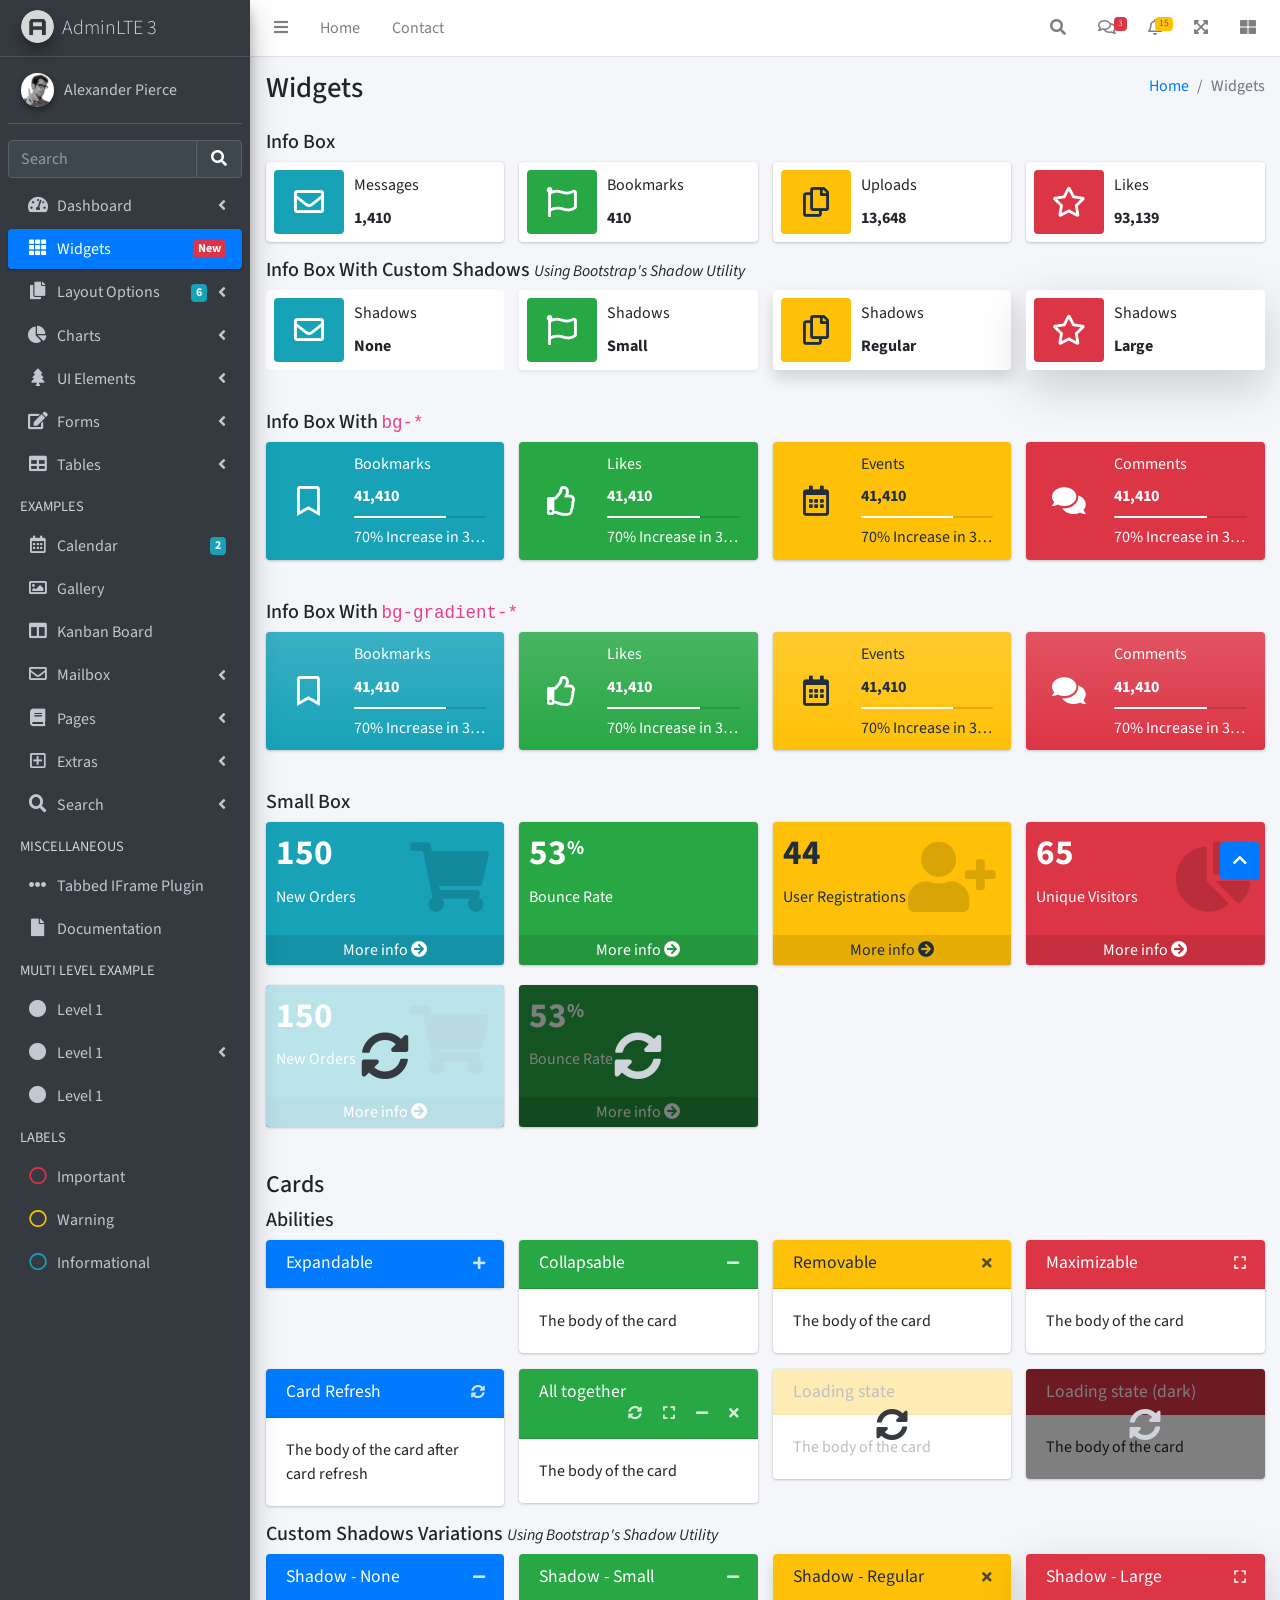
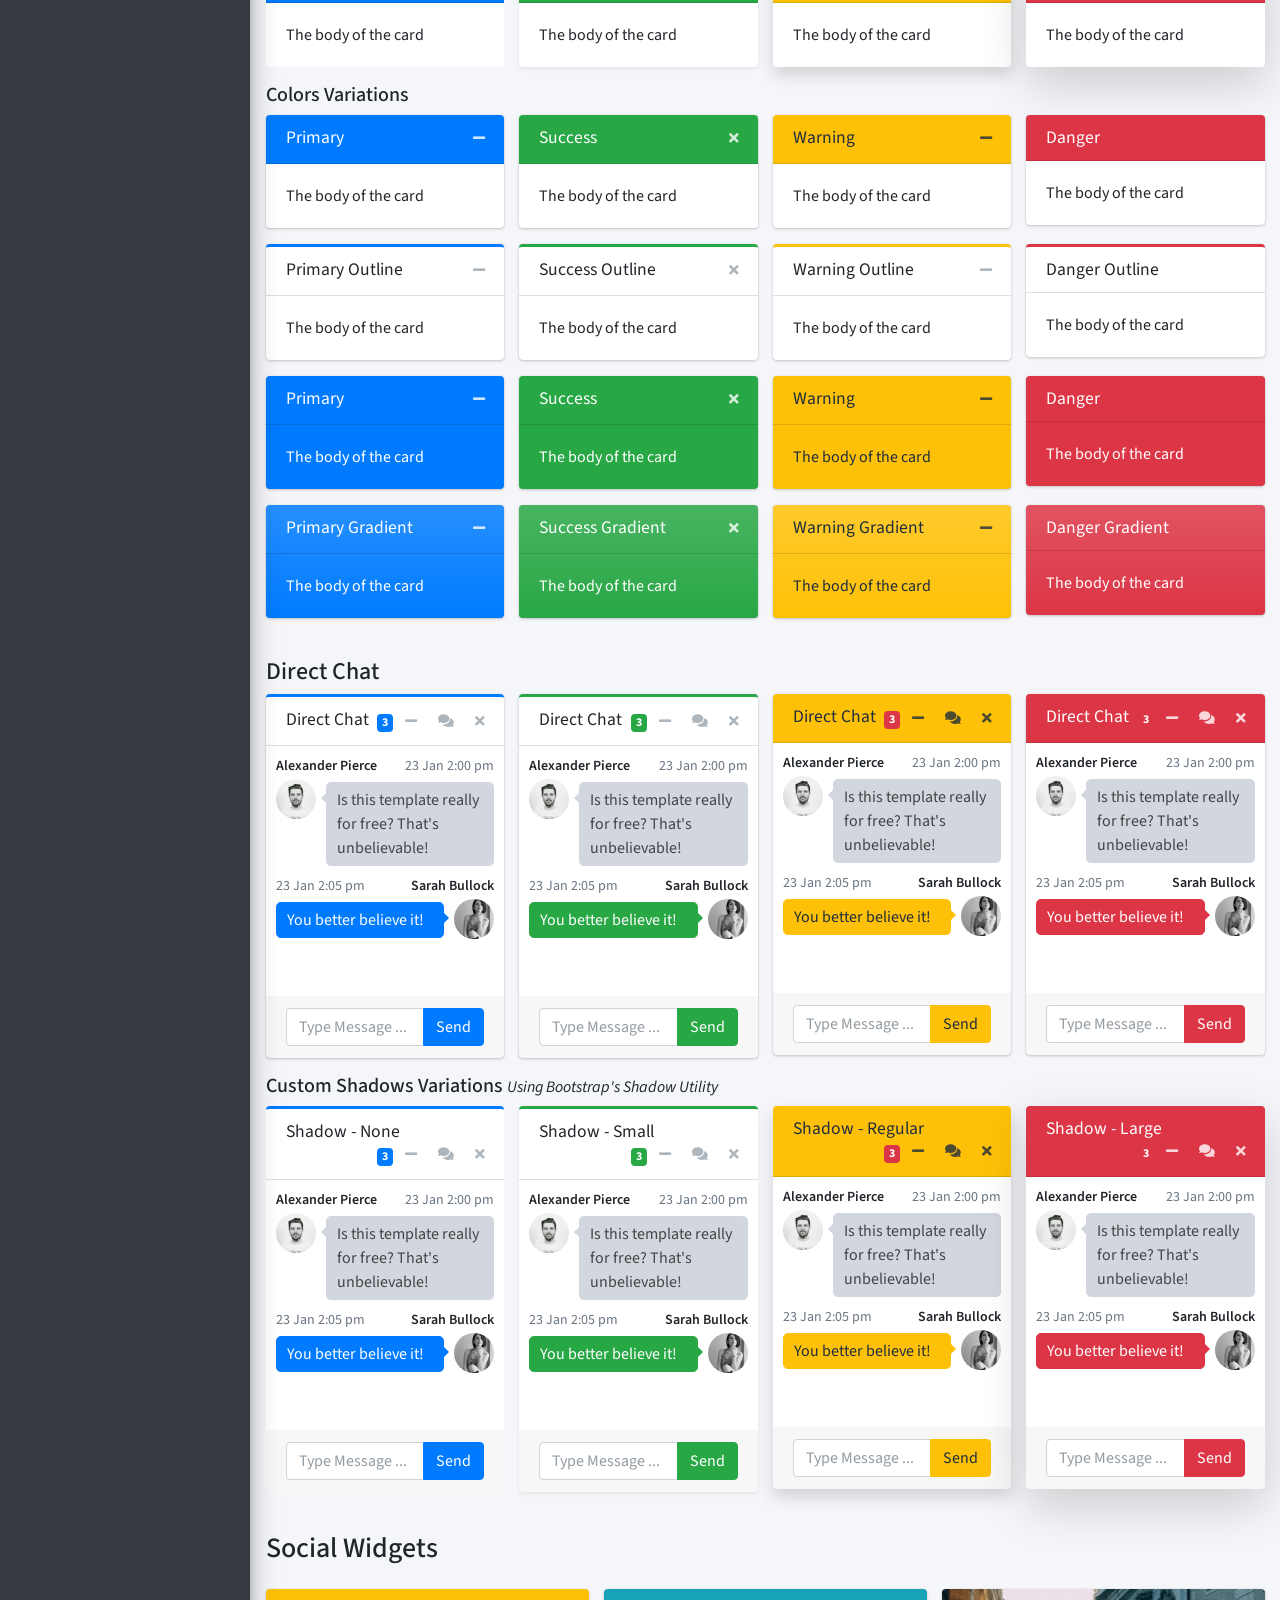
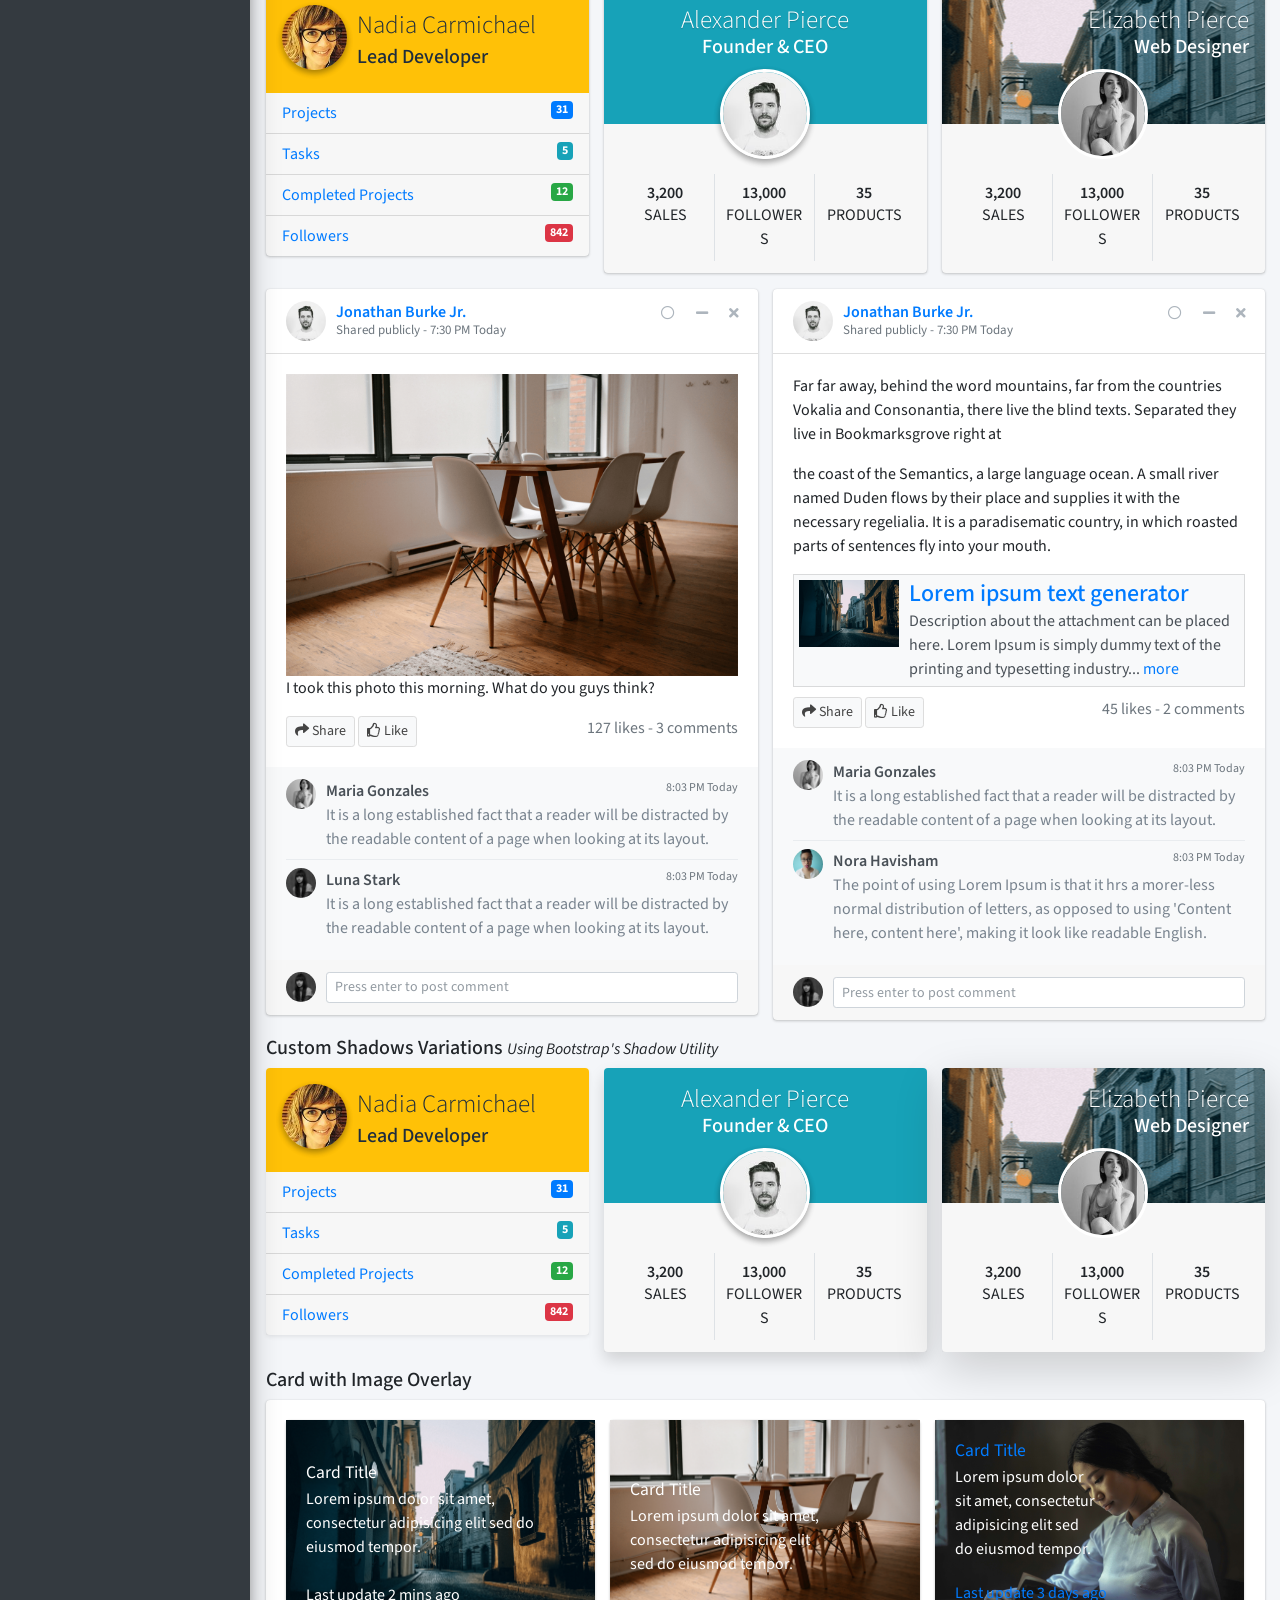
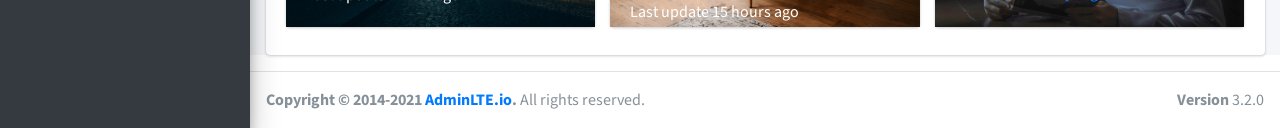
<file: pages/widgets.html>
<!DOCTYPE html>
<html lang="en">
<head>
  <meta charset="utf-8">
  <meta name="viewport" content="width=device-width, initial-scale=1">
  <title>AdminLTE 3 | Widgets</title>

  <!-- Google Font: Source Sans Pro -->
  <link rel="stylesheet" href="https://fonts.googleapis.com/css?family=Source+Sans+Pro:300,400,400i,700&display=fallback">
  <!-- Font Awesome -->
  <link rel="stylesheet" href="../plugins/fontawesome-free/css/all.min.css">
  <!-- Ionicons -->
  <link rel="stylesheet" href="https://code.ionicframework.com/ionicons/2.0.1/css/ionicons.min.css">
  <!-- Theme style -->
  <link rel="stylesheet" href="../dist/css/adminlte.min.css">
</head>
<body class="hold-transition sidebar-mini">
<div class="wrapper">
  <!-- Navbar -->
  <nav class="main-header navbar navbar-expand navbar-white navbar-light">
    <!-- Left navbar links -->
    <ul class="navbar-nav">
      <li class="nav-item">
        <a class="nav-link" data-widget="pushmenu" href="#" role="button"><i class="fas fa-bars"></i></a>
      </li>
      <li class="nav-item d-none d-sm-inline-block">
        <a href="../index3.html" class="nav-link">Home</a>
      </li>
      <li class="nav-item d-none d-sm-inline-block">
        <a href="#" class="nav-link">Contact</a>
      </li>
    </ul>

    <!-- Right navbar links -->
    <ul class="navbar-nav ml-auto">
      <!-- Navbar Search -->
      <li class="nav-item">
        <a class="nav-link" data-widget="navbar-search" href="#" role="button">
          <i class="fas fa-search"></i>
        </a>
        <div class="navbar-search-block">
          <form class="form-inline">
            <div class="input-group input-group-sm">
              <input class="form-control form-control-navbar" type="search" placeholder="Search" aria-label="Search">
              <div class="input-group-append">
                <button class="btn btn-navbar" type="submit">
                  <i class="fas fa-search"></i>
                </button>
                <button class="btn btn-navbar" type="button" data-widget="navbar-search">
                  <i class="fas fa-times"></i>
                </button>
              </div>
            </div>
          </form>
        </div>
      </li>

      <!-- Messages Dropdown Menu -->
      <li class="nav-item dropdown">
        <a class="nav-link" data-toggle="dropdown" href="#">
          <i class="far fa-comments"></i>
          <span class="badge badge-danger navbar-badge">3</span>
        </a>
        <div class="dropdown-menu dropdown-menu-lg dropdown-menu-right">
          <a href="#" class="dropdown-item">
            <!-- Message Start -->
            <div class="media">
              <img src="../dist/img/user1-128x128.jpg" alt="User Avatar" class="img-size-50 mr-3 img-circle">
              <div class="media-body">
                <h3 class="dropdown-item-title">
                  Brad Diesel
                  <span class="float-right text-sm text-danger"><i class="fas fa-star"></i></span>
                </h3>
                <p class="text-sm">Call me whenever you can...</p>
                <p class="text-sm text-muted"><i class="far fa-clock mr-1"></i> 4 Hours Ago</p>
              </div>
            </div>
            <!-- Message End -->
          </a>
          <div class="dropdown-divider"></div>
          <a href="#" class="dropdown-item">
            <!-- Message Start -->
            <div class="media">
              <img src="../dist/img/user8-128x128.jpg" alt="User Avatar" class="img-size-50 img-circle mr-3">
              <div class="media-body">
                <h3 class="dropdown-item-title">
                  John Pierce
                  <span class="float-right text-sm text-muted"><i class="fas fa-star"></i></span>
                </h3>
                <p class="text-sm">I got your message bro</p>
                <p class="text-sm text-muted"><i class="far fa-clock mr-1"></i> 4 Hours Ago</p>
              </div>
            </div>
            <!-- Message End -->
          </a>
          <div class="dropdown-divider"></div>
          <a href="#" class="dropdown-item">
            <!-- Message Start -->
            <div class="media">
              <img src="../dist/img/user3-128x128.jpg" alt="User Avatar" class="img-size-50 img-circle mr-3">
              <div class="media-body">
                <h3 class="dropdown-item-title">
                  Nora Silvester
                  <span class="float-right text-sm text-warning"><i class="fas fa-star"></i></span>
                </h3>
                <p class="text-sm">The subject goes here</p>
                <p class="text-sm text-muted"><i class="far fa-clock mr-1"></i> 4 Hours Ago</p>
              </div>
            </div>
            <!-- Message End -->
          </a>
          <div class="dropdown-divider"></div>
          <a href="#" class="dropdown-item dropdown-footer">See All Messages</a>
        </div>
      </li>
      <!-- Notifications Dropdown Menu -->
      <li class="nav-item dropdown">
        <a class="nav-link" data-toggle="dropdown" href="#">
          <i class="far fa-bell"></i>
          <span class="badge badge-warning navbar-badge">15</span>
        </a>
        <div class="dropdown-menu dropdown-menu-lg dropdown-menu-right">
          <span class="dropdown-item dropdown-header">15 Notifications</span>
          <div class="dropdown-divider"></div>
          <a href="#" class="dropdown-item">
            <i class="fas fa-envelope mr-2"></i> 4 new messages
            <span class="float-right text-muted text-sm">3 mins</span>
          </a>
          <div class="dropdown-divider"></div>
          <a href="#" class="dropdown-item">
            <i class="fas fa-users mr-2"></i> 8 friend requests
            <span class="float-right text-muted text-sm">12 hours</span>
          </a>
          <div class="dropdown-divider"></div>
          <a href="#" class="dropdown-item">
            <i class="fas fa-file mr-2"></i> 3 new reports
            <span class="float-right text-muted text-sm">2 days</span>
          </a>
          <div class="dropdown-divider"></div>
          <a href="#" class="dropdown-item dropdown-footer">See All Notifications</a>
        </div>
      </li>
      <li class="nav-item">
        <a class="nav-link" data-widget="fullscreen" href="#" role="button">
          <i class="fas fa-expand-arrows-alt"></i>
        </a>
      </li>
      <li class="nav-item">
        <a class="nav-link" data-widget="control-sidebar" data-slide="true" href="#" role="button">
          <i class="fas fa-th-large"></i>
        </a>
      </li>
    </ul>
  </nav>
  <!-- /.navbar -->

  <!-- Main Sidebar Container -->
  <aside class="main-sidebar sidebar-dark-primary elevation-4">
    <!-- Brand Logo -->
    <a href="../index3.html" class="brand-link">
      <img src="../dist/img/AdminLTELogo.png" alt="AdminLTE Logo" class="brand-image img-circle elevation-3" style="opacity: .8">
      <span class="brand-text font-weight-light">AdminLTE 3</span>
    </a>

    <!-- Sidebar -->
    <div class="sidebar">
      <!-- Sidebar user panel (optional) -->
      <div class="user-panel mt-3 pb-3 mb-3 d-flex">
        <div class="image">
          <img src="../dist/img/user2-160x160.jpg" class="img-circle elevation-2" alt="User Image">
        </div>
        <div class="info">
          <a href="#" class="d-block">Alexander Pierce</a>
        </div>
      </div>

      <!-- SidebarSearch Form -->
      <div class="form-inline">
        <div class="input-group" data-widget="sidebar-search">
          <input class="form-control form-control-sidebar" type="search" placeholder="Search" aria-label="Search">
          <div class="input-group-append">
            <button class="btn btn-sidebar">
              <i class="fas fa-search fa-fw"></i>
            </button>
          </div>
        </div>
      </div>

      <!-- Sidebar Menu -->
      <nav class="mt-2">
        <ul class="nav nav-pills nav-sidebar flex-column" data-widget="treeview" role="menu" data-accordion="false">
          <!-- Add icons to the links using the .nav-icon class
               with font-awesome or any other icon font library -->
          <li class="nav-item">
            <a href="#" class="nav-link">
              <i class="nav-icon fas fa-tachometer-alt"></i>
              <p>
                Dashboard
                <i class="right fas fa-angle-left"></i>
              </p>
            </a>
            <ul class="nav nav-treeview">
              <li class="nav-item">
                <a href="../index.html" class="nav-link">
                  <i class="far fa-circle nav-icon"></i>
                  <p>Dashboard v1</p>
                </a>
              </li>
              <li class="nav-item">
                <a href="../index2.html" class="nav-link">
                  <i class="far fa-circle nav-icon"></i>
                  <p>Dashboard v2</p>
                </a>
              </li>
              <li class="nav-item">
                <a href="../index3.html" class="nav-link">
                  <i class="far fa-circle nav-icon"></i>
                  <p>Dashboard v3</p>
                </a>
              </li>
            </ul>
          </li>
          <li class="nav-item">
            <a href="widgets.html" class="nav-link active">
              <i class="nav-icon fas fa-th"></i>
              <p>
                Widgets
                <span class="right badge badge-danger">New</span>
              </p>
            </a>
          </li>
          <li class="nav-item">
            <a href="#" class="nav-link">
              <i class="nav-icon fas fa-copy"></i>
              <p>
                Layout Options
                <i class="fas fa-angle-left right"></i>
                <span class="badge badge-info right">6</span>
              </p>
            </a>
            <ul class="nav nav-treeview">
              <li class="nav-item">
                <a href="layout/top-nav.html" class="nav-link">
                  <i class="far fa-circle nav-icon"></i>
                  <p>Top Navigation</p>
                </a>
              </li>
              <li class="nav-item">
                <a href="layout/top-nav-sidebar.html" class="nav-link">
                  <i class="far fa-circle nav-icon"></i>
                  <p>Top Navigation + Sidebar</p>
                </a>
              </li>
              <li class="nav-item">
                <a href="layout/boxed.html" class="nav-link">
                  <i class="far fa-circle nav-icon"></i>
                  <p>Boxed</p>
                </a>
              </li>
              <li class="nav-item">
                <a href="layout/fixed-sidebar.html" class="nav-link">
                  <i class="far fa-circle nav-icon"></i>
                  <p>Fixed Sidebar</p>
                </a>
              </li>
              <li class="nav-item">
                <a href="layout/fixed-sidebar-custom.html" class="nav-link">
                  <i class="far fa-circle nav-icon"></i>
                  <p>Fixed Sidebar <small>+ Custom Area</small></p>
                </a>
              </li>
              <li class="nav-item">
                <a href="layout/fixed-topnav.html" class="nav-link">
                  <i class="far fa-circle nav-icon"></i>
                  <p>Fixed Navbar</p>
                </a>
              </li>
              <li class="nav-item">
                <a href="layout/fixed-footer.html" class="nav-link">
                  <i class="far fa-circle nav-icon"></i>
                  <p>Fixed Footer</p>
                </a>
              </li>
              <li class="nav-item">
                <a href="layout/collapsed-sidebar.html" class="nav-link">
                  <i class="far fa-circle nav-icon"></i>
                  <p>Collapsed Sidebar</p>
                </a>
              </li>
            </ul>
          </li>
          <li class="nav-item">
            <a href="#" class="nav-link">
              <i class="nav-icon fas fa-chart-pie"></i>
              <p>
                Charts
                <i class="right fas fa-angle-left"></i>
              </p>
            </a>
            <ul class="nav nav-treeview">
              <li class="nav-item">
                <a href="charts/chartjs.html" class="nav-link">
                  <i class="far fa-circle nav-icon"></i>
                  <p>ChartJS</p>
                </a>
              </li>
              <li class="nav-item">
                <a href="charts/flot.html" class="nav-link">
                  <i class="far fa-circle nav-icon"></i>
                  <p>Flot</p>
                </a>
              </li>
              <li class="nav-item">
                <a href="charts/inline.html" class="nav-link">
                  <i class="far fa-circle nav-icon"></i>
                  <p>Inline</p>
                </a>
              </li>
              <li class="nav-item">
                <a href="charts/uplot.html" class="nav-link">
                  <i class="far fa-circle nav-icon"></i>
                  <p>uPlot</p>
                </a>
              </li>
            </ul>
          </li>
          <li class="nav-item">
            <a href="#" class="nav-link">
              <i class="nav-icon fas fa-tree"></i>
              <p>
                UI Elements
                <i class="fas fa-angle-left right"></i>
              </p>
            </a>
            <ul class="nav nav-treeview">
              <li class="nav-item">
                <a href="UI/general.html" class="nav-link">
                  <i class="far fa-circle nav-icon"></i>
                  <p>General</p>
                </a>
              </li>
              <li class="nav-item">
                <a href="UI/icons.html" class="nav-link">
                  <i class="far fa-circle nav-icon"></i>
                  <p>Icons</p>
                </a>
              </li>
              <li class="nav-item">
                <a href="UI/buttons.html" class="nav-link">
                  <i class="far fa-circle nav-icon"></i>
                  <p>Buttons</p>
                </a>
              </li>
              <li class="nav-item">
                <a href="UI/sliders.html" class="nav-link">
                  <i class="far fa-circle nav-icon"></i>
                  <p>Sliders</p>
                </a>
              </li>
              <li class="nav-item">
                <a href="UI/modals.html" class="nav-link">
                  <i class="far fa-circle nav-icon"></i>
                  <p>Modals & Alerts</p>
                </a>
              </li>
              <li class="nav-item">
                <a href="UI/navbar.html" class="nav-link">
                  <i class="far fa-circle nav-icon"></i>
                  <p>Navbar & Tabs</p>
                </a>
              </li>
              <li class="nav-item">
                <a href="UI/timeline.html" class="nav-link">
                  <i class="far fa-circle nav-icon"></i>
                  <p>Timeline</p>
                </a>
              </li>
              <li class="nav-item">
                <a href="UI/ribbons.html" class="nav-link">
                  <i class="far fa-circle nav-icon"></i>
                  <p>Ribbons</p>
                </a>
              </li>
            </ul>
          </li>
          <li class="nav-item">
            <a href="#" class="nav-link">
              <i class="nav-icon fas fa-edit"></i>
              <p>
                Forms
                <i class="fas fa-angle-left right"></i>
              </p>
            </a>
            <ul class="nav nav-treeview">
              <li class="nav-item">
                <a href="forms/general.html" class="nav-link">
                  <i class="far fa-circle nav-icon"></i>
                  <p>General Elements</p>
                </a>
              </li>
              <li class="nav-item">
                <a href="forms/advanced.html" class="nav-link">
                  <i class="far fa-circle nav-icon"></i>
                  <p>Advanced Elements</p>
                </a>
              </li>
              <li class="nav-item">
                <a href="forms/editors.html" class="nav-link">
                  <i class="far fa-circle nav-icon"></i>
                  <p>Editors</p>
                </a>
              </li>
              <li class="nav-item">
                <a href="forms/validation.html" class="nav-link">
                  <i class="far fa-circle nav-icon"></i>
                  <p>Validation</p>
                </a>
              </li>
            </ul>
          </li>
          <li class="nav-item">
            <a href="#" class="nav-link">
              <i class="nav-icon fas fa-table"></i>
              <p>
                Tables
                <i class="fas fa-angle-left right"></i>
              </p>
            </a>
            <ul class="nav nav-treeview">
              <li class="nav-item">
                <a href="tables/simple.html" class="nav-link">
                  <i class="far fa-circle nav-icon"></i>
                  <p>Simple Tables</p>
                </a>
              </li>
              <li class="nav-item">
                <a href="tables/data.html" class="nav-link">
                  <i class="far fa-circle nav-icon"></i>
                  <p>DataTables</p>
                </a>
              </li>
              <li class="nav-item">
                <a href="tables/jsgrid.html" class="nav-link">
                  <i class="far fa-circle nav-icon"></i>
                  <p>jsGrid</p>
                </a>
              </li>
            </ul>
          </li>
          <li class="nav-header">EXAMPLES</li>
          <li class="nav-item">
            <a href="calendar.html" class="nav-link">
              <i class="nav-icon far fa-calendar-alt"></i>
              <p>
                Calendar
                <span class="badge badge-info right">2</span>
              </p>
            </a>
          </li>
          <li class="nav-item">
            <a href="gallery.html" class="nav-link">
              <i class="nav-icon far fa-image"></i>
              <p>
                Gallery
              </p>
            </a>
          </li>
          <li class="nav-item">
            <a href="kanban.html" class="nav-link">
              <i class="nav-icon fas fa-columns"></i>
              <p>
                Kanban Board
              </p>
            </a>
          </li>
          <li class="nav-item">
            <a href="#" class="nav-link">
              <i class="nav-icon far fa-envelope"></i>
              <p>
                Mailbox
                <i class="fas fa-angle-left right"></i>
              </p>
            </a>
            <ul class="nav nav-treeview">
              <li class="nav-item">
                <a href="mailbox/mailbox.html" class="nav-link">
                  <i class="far fa-circle nav-icon"></i>
                  <p>Inbox</p>
                </a>
              </li>
              <li class="nav-item">
                <a href="mailbox/compose.html" class="nav-link">
                  <i class="far fa-circle nav-icon"></i>
                  <p>Compose</p>
                </a>
              </li>
              <li class="nav-item">
                <a href="mailbox/read-mail.html" class="nav-link">
                  <i class="far fa-circle nav-icon"></i>
                  <p>Read</p>
                </a>
              </li>
            </ul>
          </li>
          <li class="nav-item">
            <a href="#" class="nav-link">
              <i class="nav-icon fas fa-book"></i>
              <p>
                Pages
                <i class="fas fa-angle-left right"></i>
              </p>
            </a>
            <ul class="nav nav-treeview">
              <li class="nav-item">
                <a href="examples/invoice.html" class="nav-link">
                  <i class="far fa-circle nav-icon"></i>
                  <p>Invoice</p>
                </a>
              </li>
              <li class="nav-item">
                <a href="examples/profile.html" class="nav-link">
                  <i class="far fa-circle nav-icon"></i>
                  <p>Profile</p>
                </a>
              </li>
              <li class="nav-item">
                <a href="examples/e-commerce.html" class="nav-link">
                  <i class="far fa-circle nav-icon"></i>
                  <p>E-commerce</p>
                </a>
              </li>
              <li class="nav-item">
                <a href="examples/projects.html" class="nav-link">
                  <i class="far fa-circle nav-icon"></i>
                  <p>Projects</p>
                </a>
              </li>
              <li class="nav-item">
                <a href="examples/project-add.html" class="nav-link">
                  <i class="far fa-circle nav-icon"></i>
                  <p>Project Add</p>
                </a>
              </li>
              <li class="nav-item">
                <a href="examples/project-edit.html" class="nav-link">
                  <i class="far fa-circle nav-icon"></i>
                  <p>Project Edit</p>
                </a>
              </li>
              <li class="nav-item">
                <a href="examples/project-detail.html" class="nav-link">
                  <i class="far fa-circle nav-icon"></i>
                  <p>Project Detail</p>
                </a>
              </li>
              <li class="nav-item">
                <a href="examples/contacts.html" class="nav-link">
                  <i class="far fa-circle nav-icon"></i>
                  <p>Contacts</p>
                </a>
              </li>
              <li class="nav-item">
                <a href="examples/faq.html" class="nav-link">
                  <i class="far fa-circle nav-icon"></i>
                  <p>FAQ</p>
                </a>
              </li>
              <li class="nav-item">
                <a href="examples/contact-us.html" class="nav-link">
                  <i class="far fa-circle nav-icon"></i>
                  <p>Contact us</p>
                </a>
              </li>
            </ul>
          </li>
          <li class="nav-item">
            <a href="#" class="nav-link">
              <i class="nav-icon far fa-plus-square"></i>
              <p>
                Extras
                <i class="fas fa-angle-left right"></i>
              </p>
            </a>
            <ul class="nav nav-treeview">
              <li class="nav-item">
                <a href="#" class="nav-link">
                  <i class="far fa-circle nav-icon"></i>
                  <p>
                    Login & Register v1
                    <i class="fas fa-angle-left right"></i>
                  </p>
                </a>
                <ul class="nav nav-treeview">
                  <li class="nav-item">
                    <a href="examples/login.html" class="nav-link">
                      <i class="far fa-circle nav-icon"></i>
                      <p>Login v1</p>
                    </a>
                  </li>
                  <li class="nav-item">
                    <a href="examples/register.html" class="nav-link">
                      <i class="far fa-circle nav-icon"></i>
                      <p>Register v1</p>
                    </a>
                  </li>
                  <li class="nav-item">
                    <a href="examples/forgot-password.html" class="nav-link">
                      <i class="far fa-circle nav-icon"></i>
                      <p>Forgot Password v1</p>
                    </a>
                  </li>
                  <li class="nav-item">
                    <a href="examples/recover-password.html" class="nav-link">
                      <i class="far fa-circle nav-icon"></i>
                      <p>Recover Password v1</p>
                    </a>
                  </li>
                </ul>
              </li>
              <li class="nav-item">
                <a href="#" class="nav-link">
                  <i class="far fa-circle nav-icon"></i>
                  <p>
                    Login & Register v2
                    <i class="fas fa-angle-left right"></i>
                  </p>
                </a>
                <ul class="nav nav-treeview">
                  <li class="nav-item">
                    <a href="examples/login-v2.html" class="nav-link">
                      <i class="far fa-circle nav-icon"></i>
                      <p>Login v2</p>
                    </a>
                  </li>
                  <li class="nav-item">
                    <a href="examples/register-v2.html" class="nav-link">
                      <i class="far fa-circle nav-icon"></i>
                      <p>Register v2</p>
                    </a>
                  </li>
                  <li class="nav-item">
                    <a href="examples/forgot-password-v2.html" class="nav-link">
                      <i class="far fa-circle nav-icon"></i>
                      <p>Forgot Password v2</p>
                    </a>
                  </li>
                  <li class="nav-item">
                    <a href="examples/recover-password-v2.html" class="nav-link">
                      <i class="far fa-circle nav-icon"></i>
                      <p>Recover Password v2</p>
                    </a>
                  </li>
                </ul>
              </li>
              <li class="nav-item">
                <a href="examples/lockscreen.html" class="nav-link">
                  <i class="far fa-circle nav-icon"></i>
                  <p>Lockscreen</p>
                </a>
              </li>
              <li class="nav-item">
                <a href="examples/legacy-user-menu.html" class="nav-link">
                  <i class="far fa-circle nav-icon"></i>
                  <p>Legacy User Menu</p>
                </a>
              </li>
              <li class="nav-item">
                <a href="examples/language-menu.html" class="nav-link">
                  <i class="far fa-circle nav-icon"></i>
                  <p>Language Menu</p>
                </a>
              </li>
              <li class="nav-item">
                <a href="examples/404.html" class="nav-link">
                  <i class="far fa-circle nav-icon"></i>
                  <p>Error 404</p>
                </a>
              </li>
              <li class="nav-item">
                <a href="examples/500.html" class="nav-link">
                  <i class="far fa-circle nav-icon"></i>
                  <p>Error 500</p>
                </a>
              </li>
              <li class="nav-item">
                <a href="examples/pace.html" class="nav-link">
                  <i class="far fa-circle nav-icon"></i>
                  <p>Pace</p>
                </a>
              </li>
              <li class="nav-item">
                <a href="examples/blank.html" class="nav-link">
                  <i class="far fa-circle nav-icon"></i>
                  <p>Blank Page</p>
                </a>
              </li>
              <li class="nav-item">
                <a href="../starter.html" class="nav-link">
                  <i class="far fa-circle nav-icon"></i>
                  <p>Starter Page</p>
                </a>
              </li>
            </ul>
          </li>
          <li class="nav-item">
            <a href="#" class="nav-link">
              <i class="nav-icon fas fa-search"></i>
              <p>
                Search
                <i class="fas fa-angle-left right"></i>
              </p>
            </a>
            <ul class="nav nav-treeview">
              <li class="nav-item">
                <a href="search/simple.html" class="nav-link">
                  <i class="far fa-circle nav-icon"></i>
                  <p>Simple Search</p>
                </a>
              </li>
              <li class="nav-item">
                <a href="search/enhanced.html" class="nav-link">
                  <i class="far fa-circle nav-icon"></i>
                  <p>Enhanced</p>
                </a>
              </li>
            </ul>
          </li>
          <li class="nav-header">MISCELLANEOUS</li>
          <li class="nav-item">
            <a href="../iframe.html" class="nav-link">
              <i class="nav-icon fas fa-ellipsis-h"></i>
              <p>Tabbed IFrame Plugin</p>
            </a>
          </li>
          <li class="nav-item">
            <a href="https://adminlte.io/docs/3.1/" class="nav-link">
              <i class="nav-icon fas fa-file"></i>
              <p>Documentation</p>
            </a>
          </li>
          <li class="nav-header">MULTI LEVEL EXAMPLE</li>
          <li class="nav-item">
            <a href="#" class="nav-link">
              <i class="fas fa-circle nav-icon"></i>
              <p>Level 1</p>
            </a>
          </li>
          <li class="nav-item">
            <a href="#" class="nav-link">
              <i class="nav-icon fas fa-circle"></i>
              <p>
                Level 1
                <i class="right fas fa-angle-left"></i>
              </p>
            </a>
            <ul class="nav nav-treeview">
              <li class="nav-item">
                <a href="#" class="nav-link">
                  <i class="far fa-circle nav-icon"></i>
                  <p>Level 2</p>
                </a>
              </li>
              <li class="nav-item">
                <a href="#" class="nav-link">
                  <i class="far fa-circle nav-icon"></i>
                  <p>
                    Level 2
                    <i class="right fas fa-angle-left"></i>
                  </p>
                </a>
                <ul class="nav nav-treeview">
                  <li class="nav-item">
                    <a href="#" class="nav-link">
                      <i class="far fa-dot-circle nav-icon"></i>
                      <p>Level 3</p>
                    </a>
                  </li>
                  <li class="nav-item">
                    <a href="#" class="nav-link">
                      <i class="far fa-dot-circle nav-icon"></i>
                      <p>Level 3</p>
                    </a>
                  </li>
                  <li class="nav-item">
                    <a href="#" class="nav-link">
                      <i class="far fa-dot-circle nav-icon"></i>
                      <p>Level 3</p>
                    </a>
                  </li>
                </ul>
              </li>
              <li class="nav-item">
                <a href="#" class="nav-link">
                  <i class="far fa-circle nav-icon"></i>
                  <p>Level 2</p>
                </a>
              </li>
            </ul>
          </li>
          <li class="nav-item">
            <a href="#" class="nav-link">
              <i class="fas fa-circle nav-icon"></i>
              <p>Level 1</p>
            </a>
          </li>
          <li class="nav-header">LABELS</li>
          <li class="nav-item">
            <a href="#" class="nav-link">
              <i class="nav-icon far fa-circle text-danger"></i>
              <p class="text">Important</p>
            </a>
          </li>
          <li class="nav-item">
            <a href="#" class="nav-link">
              <i class="nav-icon far fa-circle text-warning"></i>
              <p>Warning</p>
            </a>
          </li>
          <li class="nav-item">
            <a href="#" class="nav-link">
              <i class="nav-icon far fa-circle text-info"></i>
              <p>Informational</p>
            </a>
          </li>
        </ul>
      </nav>
      <!-- /.sidebar-menu -->
    </div>
    <!-- /.sidebar -->
  </aside>

  <!-- Content Wrapper. Contains page content -->
  <div class="content-wrapper">
    <!-- Content Header (Page header) -->
    <section class="content-header">
      <div class="container-fluid">
        <div class="row mb-2">
          <div class="col-sm-6">
            <h1>Widgets</h1>
          </div>
          <div class="col-sm-6">
            <ol class="breadcrumb float-sm-right">
              <li class="breadcrumb-item"><a href="#">Home</a></li>
              <li class="breadcrumb-item active">Widgets</li>
            </ol>
          </div>
        </div>
      </div><!-- /.container-fluid -->
    </section>

    <!-- Main content -->
    <section class="content">
      <div class="container-fluid">
        <h5 class="mb-2">Info Box</h5>
        <div class="row">
          <div class="col-md-3 col-sm-6 col-12">
            <div class="info-box">
              <span class="info-box-icon bg-info"><i class="far fa-envelope"></i></span>

              <div class="info-box-content">
                <span class="info-box-text">Messages</span>
                <span class="info-box-number">1,410</span>
              </div>
              <!-- /.info-box-content -->
            </div>
            <!-- /.info-box -->
          </div>
          <!-- /.col -->
          <div class="col-md-3 col-sm-6 col-12">
            <div class="info-box">
              <span class="info-box-icon bg-success"><i class="far fa-flag"></i></span>

              <div class="info-box-content">
                <span class="info-box-text">Bookmarks</span>
                <span class="info-box-number">410</span>
              </div>
              <!-- /.info-box-content -->
            </div>
            <!-- /.info-box -->
          </div>
          <!-- /.col -->
          <div class="col-md-3 col-sm-6 col-12">
            <div class="info-box">
              <span class="info-box-icon bg-warning"><i class="far fa-copy"></i></span>

              <div class="info-box-content">
                <span class="info-box-text">Uploads</span>
                <span class="info-box-number">13,648</span>
              </div>
              <!-- /.info-box-content -->
            </div>
            <!-- /.info-box -->
          </div>
          <!-- /.col -->
          <div class="col-md-3 col-sm-6 col-12">
            <div class="info-box">
              <span class="info-box-icon bg-danger"><i class="far fa-star"></i></span>

              <div class="info-box-content">
                <span class="info-box-text">Likes</span>
                <span class="info-box-number">93,139</span>
              </div>
              <!-- /.info-box-content -->
            </div>
            <!-- /.info-box -->
          </div>
          <!-- /.col -->
        </div>
        <!-- /.row -->

        <!-- =========================================================== -->
        <h5 class="mb-2">Info Box With Custom Shadows <small><i>Using Bootstrap's Shadow Utility</i></small></h5>
        <div class="row">
          <div class="col-md-3 col-sm-6 col-12">
            <div class="info-box shadow-none">
              <span class="info-box-icon bg-info"><i class="far fa-envelope"></i></span>

              <div class="info-box-content">
                <span class="info-box-text">Shadows</span>
                <span class="info-box-number">None</span>
              </div>
              <!-- /.info-box-content -->
            </div>
            <!-- /.info-box -->
          </div>
          <!-- /.col -->
          <div class="col-md-3 col-sm-6 col-12">
            <div class="info-box shadow-sm">
              <span class="info-box-icon bg-success"><i class="far fa-flag"></i></span>

              <div class="info-box-content">
                <span class="info-box-text">Shadows</span>
                <span class="info-box-number">Small</span>
              </div>
              <!-- /.info-box-content -->
            </div>
            <!-- /.info-box -->
          </div>
          <!-- /.col -->
          <div class="col-md-3 col-sm-6 col-12">
            <div class="info-box shadow">
              <span class="info-box-icon bg-warning"><i class="far fa-copy"></i></span>

              <div class="info-box-content">
                <span class="info-box-text">Shadows</span>
                <span class="info-box-number">Regular</span>
              </div>
              <!-- /.info-box-content -->
            </div>
            <!-- /.info-box -->
          </div>
          <!-- /.col -->
          <div class="col-md-3 col-sm-6 col-12">
            <div class="info-box shadow-lg">
              <span class="info-box-icon bg-danger"><i class="far fa-star"></i></span>

              <div class="info-box-content">
                <span class="info-box-text">Shadows</span>
                <span class="info-box-number">Large</span>
              </div>
              <!-- /.info-box-content -->
            </div>
            <!-- /.info-box -->
          </div>
          <!-- /.col -->
        </div>
        <!-- /.row -->

        <!-- =========================================================== -->
        <h5 class="mt-4 mb-2">Info Box With <code>bg-*</code></h5>
        <div class="row">
          <div class="col-md-3 col-sm-6 col-12">
            <div class="info-box bg-info">
              <span class="info-box-icon"><i class="far fa-bookmark"></i></span>

              <div class="info-box-content">
                <span class="info-box-text">Bookmarks</span>
                <span class="info-box-number">41,410</span>

                <div class="progress">
                  <div class="progress-bar" style="width: 70%"></div>
                </div>
                <span class="progress-description">
                  70% Increase in 30 Days
                </span>
              </div>
              <!-- /.info-box-content -->
            </div>
            <!-- /.info-box -->
          </div>
          <!-- /.col -->
          <div class="col-md-3 col-sm-6 col-12">
            <div class="info-box bg-success">
              <span class="info-box-icon"><i class="far fa-thumbs-up"></i></span>

              <div class="info-box-content">
                <span class="info-box-text">Likes</span>
                <span class="info-box-number">41,410</span>

                <div class="progress">
                  <div class="progress-bar" style="width: 70%"></div>
                </div>
                <span class="progress-description">
                  70% Increase in 30 Days
                </span>
              </div>
              <!-- /.info-box-content -->
            </div>
            <!-- /.info-box -->
          </div>
          <!-- /.col -->
          <div class="col-md-3 col-sm-6 col-12">
            <div class="info-box bg-warning">
              <span class="info-box-icon"><i class="far fa-calendar-alt"></i></span>

              <div class="info-box-content">
                <span class="info-box-text">Events</span>
                <span class="info-box-number">41,410</span>

                <div class="progress">
                  <div class="progress-bar" style="width: 70%"></div>
                </div>
                <span class="progress-description">
                  70% Increase in 30 Days
                </span>
              </div>
              <!-- /.info-box-content -->
            </div>
            <!-- /.info-box -->
          </div>
          <!-- /.col -->
          <div class="col-md-3 col-sm-6 col-12">
            <div class="info-box bg-danger">
              <span class="info-box-icon"><i class="fas fa-comments"></i></span>

              <div class="info-box-content">
                <span class="info-box-text">Comments</span>
                <span class="info-box-number">41,410</span>

                <div class="progress">
                  <div class="progress-bar" style="width: 70%"></div>
                </div>
                <span class="progress-description">
                  70% Increase in 30 Days
                </span>
              </div>
              <!-- /.info-box-content -->
            </div>
            <!-- /.info-box -->
          </div>
          <!-- /.col -->
        </div>
        <!-- /.row -->

        <!-- =========================================================== -->
        <h5 class="mt-4 mb-2">Info Box With <code>bg-gradient-*</code></h5>
        <div class="row">
          <div class="col-md-3 col-sm-6 col-12">
            <div class="info-box bg-gradient-info">
              <span class="info-box-icon"><i class="far fa-bookmark"></i></span>

              <div class="info-box-content">
                <span class="info-box-text">Bookmarks</span>
                <span class="info-box-number">41,410</span>

                <div class="progress">
                  <div class="progress-bar" style="width: 70%"></div>
                </div>
                <span class="progress-description">
                  70% Increase in 30 Days
                </span>
              </div>
              <!-- /.info-box-content -->
            </div>
            <!-- /.info-box -->
          </div>
          <!-- /.col -->
          <div class="col-md-3 col-sm-6 col-12">
            <div class="info-box bg-gradient-success">
              <span class="info-box-icon"><i class="far fa-thumbs-up"></i></span>

              <div class="info-box-content">
                <span class="info-box-text">Likes</span>
                <span class="info-box-number">41,410</span>

                <div class="progress">
                  <div class="progress-bar" style="width: 70%"></div>
                </div>
                <span class="progress-description">
                  70% Increase in 30 Days
                </span>
              </div>
              <!-- /.info-box-content -->
            </div>
            <!-- /.info-box -->
          </div>
          <!-- /.col -->
          <div class="col-md-3 col-sm-6 col-12">
            <div class="info-box bg-gradient-warning">
              <span class="info-box-icon"><i class="far fa-calendar-alt"></i></span>

              <div class="info-box-content">
                <span class="info-box-text">Events</span>
                <span class="info-box-number">41,410</span>

                <div class="progress">
                  <div class="progress-bar" style="width: 70%"></div>
                </div>
                <span class="progress-description">
                  70% Increase in 30 Days
                </span>
              </div>
              <!-- /.info-box-content -->
            </div>
            <!-- /.info-box -->
          </div>
          <!-- /.col -->
          <div class="col-md-3 col-sm-6 col-12">
            <div class="info-box bg-gradient-danger">
              <span class="info-box-icon"><i class="fas fa-comments"></i></span>

              <div class="info-box-content">
                <span class="info-box-text">Comments</span>
                <span class="info-box-number">41,410</span>

                <div class="progress">
                  <div class="progress-bar" style="width: 70%"></div>
                </div>
                <span class="progress-description">
                  70% Increase in 30 Days
                </span>
              </div>
              <!-- /.info-box-content -->
            </div>
            <!-- /.info-box -->
          </div>
          <!-- /.col -->
        </div>
        <!-- /.row -->

        <!-- =========================================================== -->

        <!-- Small Box (Stat card) -->
        <h5 class="mb-2 mt-4">Small Box</h5>
        <div class="row">
          <div class="col-lg-3 col-6">
            <!-- small card -->
            <div class="small-box bg-info">
              <div class="inner">
                <h3>150</h3>

                <p>New Orders</p>
              </div>
              <div class="icon">
                <i class="fas fa-shopping-cart"></i>
              </div>
              <a href="#" class="small-box-footer">
                More info <i class="fas fa-arrow-circle-right"></i>
              </a>
            </div>
          </div>
          <!-- ./col -->
          <div class="col-lg-3 col-6">
            <!-- small card -->
            <div class="small-box bg-success">
              <div class="inner">
                <h3>53<sup style="font-size: 20px">%</sup></h3>

                <p>Bounce Rate</p>
              </div>
              <div class="icon">
                <i class="ion ion-stats-bars"></i>
              </div>
              <a href="#" class="small-box-footer">
                More info <i class="fas fa-arrow-circle-right"></i>
              </a>
            </div>
          </div>
          <!-- ./col -->
          <div class="col-lg-3 col-6">
            <!-- small card -->
            <div class="small-box bg-warning">
              <div class="inner">
                <h3>44</h3>

                <p>User Registrations</p>
              </div>
              <div class="icon">
                <i class="fas fa-user-plus"></i>
              </div>
              <a href="#" class="small-box-footer">
                More info <i class="fas fa-arrow-circle-right"></i>
              </a>
            </div>
          </div>
          <!-- ./col -->
          <div class="col-lg-3 col-6">
            <!-- small card -->
            <div class="small-box bg-danger">
              <div class="inner">
                <h3>65</h3>

                <p>Unique Visitors</p>
              </div>
              <div class="icon">
                <i class="fas fa-chart-pie"></i>
              </div>
              <a href="#" class="small-box-footer">
                More info <i class="fas fa-arrow-circle-right"></i>
              </a>
            </div>
          </div>
          <!-- ./col -->
        </div>
        <!-- /.row -->

        <!-- Small Box (Stat card) -->
        <div class="row">
          <div class="col-lg-3 col-6">
            <!-- small card -->
            <div class="small-box bg-info">
              <!-- Loading (remove the following to stop the loading)-->
              <div class="overlay">
                <i class="fas fa-3x fa-sync-alt"></i>
              </div>
              <!-- end loading -->
              <div class="inner">
                <h3>150</h3>

                <p>New Orders</p>
              </div>
              <div class="icon">
                <i class="fas fa-shopping-cart"></i>
              </div>
              <a href="#" class="small-box-footer">
                More info <i class="fas fa-arrow-circle-right"></i>
              </a>
            </div>
          </div>
          <!-- ./col -->
          <div class="col-lg-3 col-6">
            <!-- small card -->
            <div class="small-box bg-success">
              <!-- Loading (remove the following to stop the loading)-->
              <div class="overlay dark">
                <i class="fas fa-3x fa-sync-alt"></i>
              </div>
              <!-- end loading -->
              <div class="inner">
                <h3>53<sup style="font-size: 20px">%</sup></h3>

                <p>Bounce Rate</p>
              </div>
              <div class="icon">
                <i class="ion ion-stats-bars"></i>
              </div>
              <a href="#" class="small-box-footer">
                More info <i class="fas fa-arrow-circle-right"></i>
              </a>
            </div>
          </div>
          <!-- ./col -->
        </div>
        <!-- /.row -->

        <!-- =========================================================== -->
        <h4 class="mb-2 mt-4">Cards</h4>
        <h5 class="mb-2">Abilities</h5>
        <div class="row">
          <div class="col-md-3">
            <div class="card card-primary collapsed-card">
              <div class="card-header">
                <h3 class="card-title">Expandable</h3>

                <div class="card-tools">
                  <button type="button" class="btn btn-tool" data-card-widget="collapse"><i class="fas fa-plus"></i>
                  </button>
                </div>
                <!-- /.card-tools -->
              </div>
              <!-- /.card-header -->
              <div class="card-body">
                The body of the card
              </div>
              <!-- /.card-body -->
            </div>
            <!-- /.card -->
          </div>
          <!-- /.col -->
          <div class="col-md-3">
            <div class="card card-success">
              <div class="card-header">
                <h3 class="card-title">Collapsable</h3>

                <div class="card-tools">
                  <button type="button" class="btn btn-tool" data-card-widget="collapse"><i class="fas fa-minus"></i>
                  </button>
                </div>
                <!-- /.card-tools -->
              </div>
              <!-- /.card-header -->
              <div class="card-body">
                The body of the card
              </div>
              <!-- /.card-body -->
            </div>
            <!-- /.card -->
          </div>
          <!-- /.col -->
          <div class="col-md-3">
            <div class="card card-warning">
              <div class="card-header">
                <h3 class="card-title">Removable</h3>

                <div class="card-tools">
                  <button type="button" class="btn btn-tool" data-card-widget="remove"><i class="fas fa-times"></i>
                  </button>
                </div>
                <!-- /.card-tools -->
              </div>
              <!-- /.card-header -->
              <div class="card-body">
                The body of the card
              </div>
              <!-- /.card-body -->
            </div>
            <!-- /.card -->
          </div>
          <!-- /.col -->
          <div class="col-md-3">
            <div class="card card-danger">
              <div class="card-header">
                <h3 class="card-title">Maximizable</h3>

                <div class="card-tools">
                  <button type="button" class="btn btn-tool" data-card-widget="maximize"><i class="fas fa-expand"></i>
                  </button>
                </div>
                <!-- /.card-tools -->
              </div>
              <!-- /.card-header -->
              <div class="card-body">
                The body of the card
              </div>
              <!-- /.card-body -->
            </div>
            <!-- /.card -->
          </div>
          <!-- /.col -->
        </div>
        <!-- /.row -->

        <div class="row">
          <div class="col-md-3">
            <div class="card card-primary">
              <div class="card-header">
                <h3 class="card-title">Card Refresh</h3>

                <div class="card-tools">
                  <button type="button" class="btn btn-tool" data-card-widget="card-refresh" data-source="widgets.html" data-source-selector="#card-refresh-content">
                    <i class="fas fa-sync-alt"></i>
                  </button>
                </div>
                <!-- /.card-tools -->
              </div>
              <!-- /.card-header -->
              <div class="card-body">
                The body of the card
              </div>
              <!-- /.card-body -->
            </div>
            <!-- /.card -->
            <div class="d-none" id="card-refresh-content">
                The body of the card after card refresh
            </div>
          </div>
          <!-- /.col -->
          <div class="col-md-3">
            <div class="card card-success">
              <div class="card-header">
                <h3 class="card-title">All together</h3>

                <div class="card-tools">
                  <button type="button" class="btn btn-tool" data-card-widget="card-refresh" data-source="widgets.html" data-source-selector="#card-refresh-content" data-load-on-init="false">
                    <i class="fas fa-sync-alt"></i>
                  </button>
                  <button type="button" class="btn btn-tool" data-card-widget="maximize">
                    <i class="fas fa-expand"></i>
                  </button>
                  <button type="button" class="btn btn-tool" data-card-widget="collapse">
                    <i class="fas fa-minus"></i>
                  </button>
                  <button type="button" class="btn btn-tool" data-card-widget="remove">
                    <i class="fas fa-times"></i>
                  </button>
                </div>
                <!-- /.card-tools -->
              </div>
              <!-- /.card-header -->
              <div class="card-body">
                The body of the card
              </div>
              <!-- /.card-body -->
            </div>
            <!-- /.card -->
          </div>
          <!-- /.col -->
          <div class="col-md-3">
            <div class="card card-warning">
              <div class="card-header">
                <h3 class="card-title">Loading state</h3>
              </div>
              <div class="card-body">
                The body of the card
              </div>
              <!-- /.card-body -->
              <!-- Loading (remove the following to stop the loading)-->
              <div class="overlay">
                <i class="fas fa-2x fa-sync-alt"></i>
              </div>
              <!-- end loading -->
            </div>
            <!-- /.card -->
          </div>
          <!-- /.col -->
          <div class="col-md-3">
            <div class="card card-danger">
              <div class="card-header">
                <h3 class="card-title">Loading state (dark)</h3>
              </div>
              <div class="card-body">
                The body of the card
              </div>
              <!-- /.card-body -->
              <!-- Loading (remove the following to stop the loading)-->
              <div class="overlay dark">
                <i class="fas fa-2x fa-sync-alt"></i>
              </div>
              <!-- end loading -->
            </div>
            <!-- /.card -->
          </div>
          <!-- /.col -->
        </div>
        <!-- /.row -->

        <!-- =========================================================== -->
        <h5 class="mb-2">Custom Shadows Variations <small><i>Using Bootstrap's Shadow Utility</i></small></h5>
        <div class="row">
          <div class="col-md-3">
            <div class="card card-primary shadow-none">
              <div class="card-header">
                <h3 class="card-title">Shadow - None</h3>

                <div class="card-tools">
                  <button type="button" class="btn btn-tool" data-card-widget="collapse">
                    <i class="fas fa-minus"></i>
                  </button>
                </div>
                <!-- /.card-tools -->
              </div>
              <!-- /.card-header -->
              <div class="card-body">
                The body of the card
              </div>
              <!-- /.card-body -->
            </div>
            <!-- /.card -->
          </div>
          <!-- /.col -->
          <div class="col-md-3">
            <div class="card card-success shadow-sm">
              <div class="card-header">
                <h3 class="card-title">Shadow - Small</h3>

                <div class="card-tools">
                  <button type="button" class="btn btn-tool" data-card-widget="collapse">
                    <i class="fas fa-minus"></i>
                  </button>
                </div>
                <!-- /.card-tools -->
              </div>
              <!-- /.card-header -->
              <div class="card-body">
                The body of the card
              </div>
              <!-- /.card-body -->
            </div>
            <!-- /.card -->
          </div>
          <!-- /.col -->
          <div class="col-md-3">
            <div class="card card-warning shadow">
              <div class="card-header">
                <h3 class="card-title">Shadow - Regular</h3>

                <div class="card-tools">
                  <button type="button" class="btn btn-tool" data-card-widget="remove"><i class="fas fa-times"></i>
                  </button>
                </div>
                <!-- /.card-tools -->
              </div>
              <!-- /.card-header -->
              <div class="card-body">
                The body of the card
              </div>
              <!-- /.card-body -->
            </div>
            <!-- /.card -->
          </div>
          <!-- /.col -->
          <div class="col-md-3">
            <div class="card card-danger shadow-lg">
              <div class="card-header">
                <h3 class="card-title">Shadow - Large</h3>

                <div class="card-tools">
                  <button type="button" class="btn btn-tool" data-card-widget="maximize"><i class="fas fa-expand"></i>
                  </button>
                </div>
                <!-- /.card-tools -->
              </div>
              <!-- /.card-header -->
              <div class="card-body">
                The body of the card
              </div>
              <!-- /.card-body -->
            </div>
            <!-- /.card -->
          </div>
          <!-- /.col -->
        </div>
        <!-- /.row -->

        <!-- =========================================================== -->

        <h5 class="mb-2">Colors Variations</h5>

        <div class="row">
          <div class="col-md-3">
            <div class="card card-primary">
              <div class="card-header">
                <h3 class="card-title">Primary</h3>

                <div class="card-tools">
                  <button type="button" class="btn btn-tool" data-card-widget="collapse">
                    <i class="fas fa-minus"></i>
                  </button>
                </div>
                <!-- /.card-tools -->
              </div>
              <!-- /.card-header -->
              <div class="card-body">
                The body of the card
              </div>
              <!-- /.card-body -->
            </div>
            <!-- /.card -->
          </div>
          <!-- /.col -->
          <div class="col-md-3">
            <div class="card card-success">
              <div class="card-header">
                <h3 class="card-title">Success</h3>

                <div class="card-tools">
                  <button type="button" class="btn btn-tool" data-card-widget="remove"><i class="fas fa-times"></i>
                  </button>
                </div>
                <!-- /.card-tools -->
              </div>
              <!-- /.card-header -->
              <div class="card-body">
                The body of the card
              </div>
              <!-- /.card-body -->
            </div>
            <!-- /.card -->
          </div>
          <!-- /.col -->
          <div class="col-md-3">
            <div class="card card-warning">
              <div class="card-header">
                <h3 class="card-title">Warning</h3>

                <div class="card-tools">
                  <button type="button" class="btn btn-tool" data-card-widget="collapse">
                    <i class="fas fa-minus"></i>
                  </button>
                </div>
                <!-- /.card-tools -->
              </div>
              <!-- /.card-header -->
              <div class="card-body">
                The body of the card
              </div>
              <!-- /.card-body -->
            </div>
            <!-- /.card -->
          </div>
          <!-- /.col -->
          <div class="col-md-3">
            <div class="card card-danger">
              <div class="card-header">
                <h3 class="card-title">Danger</h3>
              </div>
              <div class="card-body">
                The body of the card
              </div>
              <!-- /.card-body -->
            </div>
            <!-- /.card -->
          </div>
          <!-- /.col -->
        </div>
        <!-- /.row -->

        <div class="row">
          <div class="col-md-3">
            <div class="card card-outline card-primary">
              <div class="card-header">
                <h3 class="card-title">Primary Outline</h3>

                <div class="card-tools">
                  <button type="button" class="btn btn-tool" data-card-widget="collapse">
                    <i class="fas fa-minus"></i>
                  </button>
                </div>
                <!-- /.card-tools -->
              </div>
              <!-- /.card-header -->
              <div class="card-body">
                The body of the card
              </div>
              <!-- /.card-body -->
            </div>
            <!-- /.card -->
          </div>
          <!-- /.col -->
          <div class="col-md-3">
            <div class="card card-outline card-success">
              <div class="card-header">
                <h3 class="card-title">Success Outline</h3>

                <div class="card-tools">
                  <button type="button" class="btn btn-tool" data-card-widget="remove"><i class="fas fa-times"></i>
                  </button>
                </div>
                <!-- /.card-tools -->
              </div>
              <!-- /.card-header -->
              <div class="card-body">
                The body of the card
              </div>
              <!-- /.card-body -->
            </div>
            <!-- /.card -->
          </div>
          <!-- /.col -->
          <div class="col-md-3">
            <div class="card card-outline card-warning">
              <div class="card-header">
                <h3 class="card-title">Warning Outline</h3>

                <div class="card-tools">
                  <button type="button" class="btn btn-tool" data-card-widget="collapse">
                    <i class="fas fa-minus"></i>
                  </button>
                </div>
                <!-- /.card-tools -->
              </div>
              <!-- /.card-header -->
              <div class="card-body">
                The body of the card
              </div>
              <!-- /.card-body -->
            </div>
            <!-- /.card -->
          </div>
          <!-- /.col -->
          <div class="col-md-3">
            <div class="card card-outline card-danger">
              <div class="card-header">
                <h3 class="card-title">Danger Outline</h3>
              </div>
              <div class="card-body">
                The body of the card
              </div>
              <!-- /.card-body -->
            </div>
            <!-- /.card -->
          </div>
          <!-- /.col -->
        </div>
        <!-- /.row -->

        <div class="row">
          <div class="col-md-3">
            <div class="card bg-primary">
              <div class="card-header">
                <h3 class="card-title">Primary</h3>

                <div class="card-tools">
                  <button type="button" class="btn btn-tool" data-card-widget="collapse">
                    <i class="fas fa-minus"></i>
                  </button>
                </div>
                <!-- /.card-tools -->
              </div>
              <!-- /.card-header -->
              <div class="card-body">
                The body of the card
              </div>
              <!-- /.card-body -->
            </div>
            <!-- /.card -->
          </div>
          <!-- /.col -->
          <div class="col-md-3">
            <div class="card bg-success">
              <div class="card-header">
                <h3 class="card-title">Success</h3>

                <div class="card-tools">
                  <button type="button" class="btn btn-tool" data-card-widget="remove"><i class="fas fa-times"></i>
                  </button>
                </div>
                <!-- /.card-tools -->
              </div>
              <!-- /.card-header -->
              <div class="card-body">
                The body of the card
              </div>
              <!-- /.card-body -->
            </div>
            <!-- /.card -->
          </div>
          <!-- /.col -->
          <div class="col-md-3">
            <div class="card bg-warning">
              <div class="card-header">
                <h3 class="card-title">Warning</h3>

                <div class="card-tools">
                  <button type="button" class="btn btn-tool" data-card-widget="collapse">
                    <i class="fas fa-minus"></i>
                  </button>
                </div>
                <!-- /.card-tools -->
              </div>
              <!-- /.card-header -->
              <div class="card-body">
                The body of the card
              </div>
              <!-- /.card-body -->
            </div>
            <!-- /.card -->
          </div>
          <!-- /.col -->
          <div class="col-md-3">
            <div class="card bg-danger">
              <div class="card-header">
                <h3 class="card-title">Danger</h3>
              </div>
              <div class="card-body">
                The body of the card
              </div>
              <!-- /.card-body -->
            </div>
            <!-- /.card -->
          </div>
          <!-- /.col -->
        </div>
        <!-- /.row -->

        <div class="row">
          <div class="col-md-3">
            <div class="card bg-gradient-primary">
              <div class="card-header">
                <h3 class="card-title">Primary Gradient</h3>

                <div class="card-tools">
                  <button type="button" class="btn btn-tool" data-card-widget="collapse">
                    <i class="fas fa-minus"></i>
                  </button>
                </div>
                <!-- /.card-tools -->
              </div>
              <!-- /.card-header -->
              <div class="card-body">
                The body of the card
              </div>
              <!-- /.card-body -->
            </div>
            <!-- /.card -->
          </div>
          <!-- /.col -->
          <div class="col-md-3">
            <div class="card bg-gradient-success">
              <div class="card-header">
                <h3 class="card-title">Success Gradient</h3>

                <div class="card-tools">
                  <button type="button" class="btn btn-tool" data-card-widget="remove"><i class="fas fa-times"></i>
                  </button>
                </div>
                <!-- /.card-tools -->
              </div>
              <!-- /.card-header -->
              <div class="card-body">
                The body of the card
              </div>
              <!-- /.card-body -->
            </div>
            <!-- /.card -->
          </div>
          <!-- /.col -->
          <div class="col-md-3">
            <div class="card bg-gradient-warning">
              <div class="card-header">
                <h3 class="card-title">Warning Gradient</h3>

                <div class="card-tools">
                  <button type="button" class="btn btn-tool" data-card-widget="collapse">
                    <i class="fas fa-minus"></i>
                  </button>
                </div>
                <!-- /.card-tools -->
              </div>
              <!-- /.card-header -->
              <div class="card-body">
                The body of the card
              </div>
              <!-- /.card-body -->
            </div>
            <!-- /.card -->
          </div>
          <!-- /.col -->
          <div class="col-md-3">
            <div class="card bg-gradient-danger">
              <div class="card-header">
                <h3 class="card-title">Danger Gradient</h3>
              </div>
              <div class="card-body">
                The body of the card
              </div>
              <!-- /.card-body -->
            </div>
            <!-- /.card -->
          </div>
          <!-- /.col -->
        </div>
        <!-- /.row -->

        <!-- =========================================================== -->

        <!-- Direct Chat -->
        <h4 class="mt-4 mb-2">Direct Chat</h4>
        <div class="row">
          <div class="col-md-3">
            <!-- DIRECT CHAT PRIMARY -->
            <div class="card card-primary card-outline direct-chat direct-chat-primary">
              <div class="card-header">
                <h3 class="card-title">Direct Chat</h3>

                <div class="card-tools">
                  <span title="3 New Messages" class="badge bg-primary">3</span>
                  <button type="button" class="btn btn-tool" data-card-widget="collapse">
                      <i class="fas fa-minus"></i>
                  </button>
                  <button type="button" class="btn btn-tool" title="Contacts" data-widget="chat-pane-toggle">
                    <i class="fas fa-comments"></i>
                  </button>
                  <button type="button" class="btn btn-tool" data-card-widget="remove">
                    <i class="fas fa-times"></i>
                  </button>
                </div>
              </div>
              <!-- /.card-header -->
              <div class="card-body">
                <!-- Conversations are loaded here -->
                <div class="direct-chat-messages">
                  <!-- Message. Default to the left -->
                  <div class="direct-chat-msg">
                    <div class="direct-chat-infos clearfix">
                      <span class="direct-chat-name float-left">Alexander Pierce</span>
                      <span class="direct-chat-timestamp float-right">23 Jan 2:00 pm</span>
                    </div>
                    <!-- /.direct-chat-infos -->
                    <img class="direct-chat-img" src="../dist/img/user1-128x128.jpg" alt="Message User Image">
                    <!-- /.direct-chat-img -->
                    <div class="direct-chat-text">
                      Is this template really for free? That's unbelievable!
                    </div>
                    <!-- /.direct-chat-text -->
                  </div>
                  <!-- /.direct-chat-msg -->

                  <!-- Message to the right -->
                  <div class="direct-chat-msg right">
                    <div class="direct-chat-infos clearfix">
                      <span class="direct-chat-name float-right">Sarah Bullock</span>
                      <span class="direct-chat-timestamp float-left">23 Jan 2:05 pm</span>
                    </div>
                    <!-- /.direct-chat-infos -->
                    <img class="direct-chat-img" src="../dist/img/user3-128x128.jpg" alt="Message User Image">
                    <!-- /.direct-chat-img -->
                    <div class="direct-chat-text">
                      You better believe it!
                    </div>
                    <!-- /.direct-chat-text -->
                  </div>
                  <!-- /.direct-chat-msg -->
                </div>
                <!--/.direct-chat-messages-->

                <!-- Contacts are loaded here -->
                <div class="direct-chat-contacts">
                  <ul class="contacts-list">
                    <li>
                      <a href="#">
                        <img class="contacts-list-img" src="../dist/img/user1-128x128.jpg" alt="User Avatar">

                        <div class="contacts-list-info">
                          <span class="contacts-list-name">
                            Count Dracula
                            <small class="contacts-list-date float-right">2/28/2015</small>
                          </span>
                          <span class="contacts-list-msg">How have you been? I was...</span>
                        </div>
                        <!-- /.contacts-list-info -->
                      </a>
                    </li>
                    <!-- End Contact Item -->
                  </ul>
                  <!-- /.contatcts-list -->
                </div>
                <!-- /.direct-chat-pane -->
              </div>
              <!-- /.card-body -->
              <div class="card-footer">
                <form action="#" method="post">
                  <div class="input-group">
                    <input type="text" name="message" placeholder="Type Message ..." class="form-control">
                    <span class="input-group-append">
                      <button type="submit" class="btn btn-primary">Send</button>
                    </span>
                  </div>
                </form>
              </div>
              <!-- /.card-footer-->
            </div>
            <!--/.direct-chat -->
          </div>
          <!-- /.col -->

          <div class="col-md-3">
            <!-- DIRECT CHAT SUCCESS -->
            <div class="card card-success card-outline direct-chat direct-chat-success">
              <div class="card-header">
                <h3 class="card-title">Direct Chat</h3>

                <div class="card-tools">
                  <span title="3 New Messages" class="badge bg-success">3</span>
                  <button type="button" class="btn btn-tool" data-card-widget="collapse">
                    <i class="fas fa-minus"></i>
                  </button>
                  <button type="button" class="btn btn-tool" title="Contacts" data-widget="chat-pane-toggle">
                    <i class="fas fa-comments"></i>
                  </button>
                  <button type="button" class="btn btn-tool" data-card-widget="remove">
                    <i class="fas fa-times"></i>
                  </button>
                </div>
              </div>
              <!-- /.card-header -->
              <div class="card-body">
                <!-- Conversations are loaded here -->
                <div class="direct-chat-messages">
                  <!-- Message. Default to the left -->
                  <div class="direct-chat-msg">
                    <div class="direct-chat-infos clearfix">
                      <span class="direct-chat-name float-left">Alexander Pierce</span>
                      <span class="direct-chat-timestamp float-right">23 Jan 2:00 pm</span>
                    </div>
                    <!-- /.direct-chat-infos -->
                    <img class="direct-chat-img" src="../dist/img/user1-128x128.jpg" alt="Message User Image">
                    <!-- /.direct-chat-img -->
                    <div class="direct-chat-text">
                      Is this template really for free? That's unbelievable!
                    </div>
                    <!-- /.direct-chat-text -->
                  </div>
                  <!-- /.direct-chat-msg -->

                  <!-- Message to the right -->
                  <div class="direct-chat-msg right">
                    <div class="direct-chat-infos clearfix">
                      <span class="direct-chat-name float-right">Sarah Bullock</span>
                      <span class="direct-chat-timestamp float-left">23 Jan 2:05 pm</span>
                    </div>
                    <!-- /.direct-chat-infos -->
                    <img class="direct-chat-img" src="../dist/img/user3-128x128.jpg" alt="Message User Image">
                    <!-- /.direct-chat-img -->
                    <div class="direct-chat-text">
                      You better believe it!
                    </div>
                    <!-- /.direct-chat-text -->
                  </div>
                  <!-- /.direct-chat-msg -->
                </div>
                <!--/.direct-chat-messages-->

                <!-- Contacts are loaded here -->
                <div class="direct-chat-contacts">
                  <ul class="contacts-list">
                    <li>
                      <a href="#">
                        <img class="contacts-list-img" src="../dist/img/user1-128x128.jpg" alt="User Avatar">

                        <div class="contacts-list-info">
                          <span class="contacts-list-name">
                            Count Dracula
                            <small class="contacts-list-date float-right">2/28/2015</small>
                          </span>
                          <span class="contacts-list-msg">How have you been? I was...</span>
                        </div>
                        <!-- /.contacts-list-info -->
                      </a>
                    </li>
                    <!-- End Contact Item -->
                  </ul>
                  <!-- /.contatcts-list -->
                </div>
                <!-- /.direct-chat-pane -->
              </div>
              <!-- /.card-body -->
              <div class="card-footer">
                <form action="#" method="post">
                  <div class="input-group">
                    <input type="text" name="message" placeholder="Type Message ..." class="form-control">
                    <span class="input-group-append">
                      <button type="submit" class="btn btn-success">Send</button>
                    </span>
                  </div>
                </form>
              </div>
              <!-- /.card-footer-->
            </div>
            <!--/.direct-chat -->
          </div>
          <!-- /.col -->

          <div class="col-md-3">
            <!-- DIRECT CHAT WARNING -->
            <div class="card card-warning direct-chat direct-chat-warning">
              <div class="card-header">
                <h3 class="card-title">Direct Chat</h3>

                <div class="card-tools">
                  <span title="3 New Messages" class="badge bg-danger">3</span>
                  <button type="button" class="btn btn-tool" data-card-widget="collapse">
                    <i class="fas fa-minus"></i>
                  </button>
                  <button type="button" class="btn btn-tool" title="Contacts" data-widget="chat-pane-toggle">
                    <i class="fas fa-comments"></i>
                  </button>
                  <button type="button" class="btn btn-tool" data-card-widget="remove">
                    <i class="fas fa-times"></i>
                  </button>
                </div>
              </div>
              <!-- /.card-header -->
              <div class="card-body">
                <!-- Conversations are loaded here -->
                <div class="direct-chat-messages">
                  <!-- Message. Default to the left -->
                  <div class="direct-chat-msg">
                    <div class="direct-chat-infos clearfix">
                      <span class="direct-chat-name float-left">Alexander Pierce</span>
                      <span class="direct-chat-timestamp float-right">23 Jan 2:00 pm</span>
                    </div>
                    <!-- /.direct-chat-infos -->
                    <img class="direct-chat-img" src="../dist/img/user1-128x128.jpg" alt="Message User Image">
                    <!-- /.direct-chat-img -->
                    <div class="direct-chat-text">
                      Is this template really for free? That's unbelievable!
                    </div>
                    <!-- /.direct-chat-text -->
                  </div>
                  <!-- /.direct-chat-msg -->

                  <!-- Message to the right -->
                  <div class="direct-chat-msg right">
                    <div class="direct-chat-infos clearfix">
                      <span class="direct-chat-name float-right">Sarah Bullock</span>
                      <span class="direct-chat-timestamp float-left">23 Jan 2:05 pm</span>
                    </div>
                    <!-- /.direct-chat-infos -->
                    <img class="direct-chat-img" src="../dist/img/user3-128x128.jpg" alt="Message User Image">
                    <!-- /.direct-chat-img -->
                    <div class="direct-chat-text">
                      You better believe it!
                    </div>
                    <!-- /.direct-chat-text -->
                  </div>
                  <!-- /.direct-chat-msg -->
                </div>
                <!--/.direct-chat-messages-->

                <!-- Contacts are loaded here -->
                <div class="direct-chat-contacts">
                  <ul class="contacts-list">
                    <li>
                      <a href="#">
                        <img class="contacts-list-img" src="../dist/img/user1-128x128.jpg" alt="User Avatar">

                        <div class="contacts-list-info">
                          <span class="contacts-list-name">
                            Count Dracula
                            <small class="contacts-list-date float-right">2/28/2015</small>
                          </span>
                          <span class="contacts-list-msg">How have you been? I was...</span>
                        </div>
                        <!-- /.contacts-list-info -->
                      </a>
                    </li>
                    <!-- End Contact Item -->
                  </ul>
                  <!-- /.contatcts-list -->
                </div>
                <!-- /.direct-chat-pane -->
              </div>
              <!-- /.card-body -->
              <div class="card-footer">
                <form action="#" method="post">
                  <div class="input-group">
                    <input type="text" name="message" placeholder="Type Message ..." class="form-control">
                    <span class="input-group-append">
                      <button type="submit" class="btn btn-warning">Send</button>
                    </span>
                  </div>
                </form>
              </div>
              <!-- /.card-footer-->
            </div>
            <!--/.direct-chat -->
          </div>
          <!-- /.col -->

          <div class="col-md-3">
            <!-- DIRECT CHAT DANGER -->
            <div class="card card-danger direct-chat direct-chat-danger">
              <div class="card-header">
                <h3 class="card-title">Direct Chat</h3>

                <div class="card-tools">
                  <span title="3 New Messages" class="badge">3</span>
                  <button type="button" class="btn btn-tool" data-card-widget="collapse">
                    <i class="fas fa-minus"></i>
                  </button>
                  <button type="button" class="btn btn-tool" title="Contacts" data-widget="chat-pane-toggle">
                    <i class="fas fa-comments"></i>
                  </button>
                  <button type="button" class="btn btn-tool" data-card-widget="remove">
                    <i class="fas fa-times"></i>
                  </button>
                </div>
              </div>
              <!-- /.card-header -->
              <div class="card-body">
                <!-- Conversations are loaded here -->
                <div class="direct-chat-messages">
                  <!-- Message. Default to the left -->
                  <div class="direct-chat-msg">
                    <div class="direct-chat-infos clearfix">
                      <span class="direct-chat-name float-left">Alexander Pierce</span>
                      <span class="direct-chat-timestamp float-right">23 Jan 2:00 pm</span>
                    </div>
                    <!-- /.direct-chat-infos -->
                    <img class="direct-chat-img" src="../dist/img/user1-128x128.jpg" alt="Message User Image">
                    <!-- /.direct-chat-img -->
                    <div class="direct-chat-text">
                      Is this template really for free? That's unbelievable!
                    </div>
                    <!-- /.direct-chat-text -->
                  </div>
                  <!-- /.direct-chat-msg -->

                  <!-- Message to the right -->
                  <div class="direct-chat-msg right">
                    <div class="direct-chat-infos clearfix">
                      <span class="direct-chat-name float-right">Sarah Bullock</span>
                      <span class="direct-chat-timestamp float-left">23 Jan 2:05 pm</span>
                    </div>
                    <!-- /.direct-chat-infos -->
                    <img class="direct-chat-img" src="../dist/img/user3-128x128.jpg" alt="Message User Image">
                    <!-- /.direct-chat-img -->
                    <div class="direct-chat-text">
                      You better believe it!
                    </div>
                    <!-- /.direct-chat-text -->
                  </div>
                  <!-- /.direct-chat-msg -->
                </div>
                <!--/.direct-chat-messages-->

                <!-- Contacts are loaded here -->
                <div class="direct-chat-contacts">
                  <ul class="contacts-list">
                    <li>
                      <a href="#">
                        <img class="contacts-list-img" src="../dist/img/user1-128x128.jpg" alt="User Avatar">

                        <div class="contacts-list-info">
                          <span class="contacts-list-name">
                            Count Dracula
                            <small class="contacts-list-date float-right">2/28/2015</small>
                          </span>
                          <span class="contacts-list-msg">How have you been? I was...</span>
                        </div>
                        <!-- /.contacts-list-info -->
                      </a>
                    </li>
                    <!-- End Contact Item -->
                  </ul>
                  <!-- /.contatcts-list -->
                </div>
                <!-- /.direct-chat-pane -->
              </div>
              <!-- /.card-body -->
              <div class="card-footer">
                <form action="#" method="post">
                  <div class="input-group">
                    <input type="text" name="message" placeholder="Type Message ..." class="form-control">
                    <span class="input-group-append">
                      <button type="submit" class="btn btn-danger">Send</button>
                    </span>
                  </div>
                </form>
              </div>
              <!-- /.card-footer-->
            </div>
            <!--/.direct-chat -->
          </div>
          <!-- /.col -->
        </div>
        <!-- /.row -->

        <!-- =========================================================== -->
        <h5 class="mb-2">Custom Shadows Variations <small><i>Using Bootstrap's Shadow Utility</i></small></h5>
        <div class="row">
          <div class="col-md-3">
            <!-- DIRECT CHAT PRIMARY -->
            <div class="card card-primary card-outline direct-chat direct-chat-primary shadow-none">
              <div class="card-header">
                <h3 class="card-title">Shadow - None</h3>

                <div class="card-tools">
                  <span title="3 New Messages" class="badge bg-primary">3</span>
                  <button type="button" class="btn btn-tool" data-card-widget="collapse">
                    <i class="fas fa-minus"></i>
                  </button>
                  <button type="button" class="btn btn-tool" title="Contacts" data-widget="chat-pane-toggle">
                    <i class="fas fa-comments"></i>
                  </button>
                  <button type="button" class="btn btn-tool" data-card-widget="remove">
                    <i class="fas fa-times"></i>
                  </button>
                </div>
              </div>
              <!-- /.card-header -->
              <div class="card-body">
                <!-- Conversations are loaded here -->
                <div class="direct-chat-messages">
                  <!-- Message. Default to the left -->
                  <div class="direct-chat-msg">
                    <div class="direct-chat-infos clearfix">
                      <span class="direct-chat-name float-left">Alexander Pierce</span>
                      <span class="direct-chat-timestamp float-right">23 Jan 2:00 pm</span>
                    </div>
                    <!-- /.direct-chat-infos -->
                    <img class="direct-chat-img" src="../dist/img/user1-128x128.jpg" alt="Message User Image">
                    <!-- /.direct-chat-img -->
                    <div class="direct-chat-text">
                      Is this template really for free? That's unbelievable!
                    </div>
                    <!-- /.direct-chat-text -->
                  </div>
                  <!-- /.direct-chat-msg -->

                  <!-- Message to the right -->
                  <div class="direct-chat-msg right">
                    <div class="direct-chat-infos clearfix">
                      <span class="direct-chat-name float-right">Sarah Bullock</span>
                      <span class="direct-chat-timestamp float-left">23 Jan 2:05 pm</span>
                    </div>
                    <!-- /.direct-chat-infos -->
                    <img class="direct-chat-img" src="../dist/img/user3-128x128.jpg" alt="Message User Image">
                    <!-- /.direct-chat-img -->
                    <div class="direct-chat-text">
                      You better believe it!
                    </div>
                    <!-- /.direct-chat-text -->
                  </div>
                  <!-- /.direct-chat-msg -->
                </div>
                <!--/.direct-chat-messages-->

                <!-- Contacts are loaded here -->
                <div class="direct-chat-contacts">
                  <ul class="contacts-list">
                    <li>
                      <a href="#">
                        <img class="contacts-list-img" src="../dist/img/user1-128x128.jpg" alt="User Avatar">

                        <div class="contacts-list-info">
                          <span class="contacts-list-name">
                            Count Dracula
                            <small class="contacts-list-date float-right">2/28/2015</small>
                          </span>
                          <span class="contacts-list-msg">How have you been? I was...</span>
                        </div>
                        <!-- /.contacts-list-info -->
                      </a>
                    </li>
                    <!-- End Contact Item -->
                  </ul>
                  <!-- /.contatcts-list -->
                </div>
                <!-- /.direct-chat-pane -->
              </div>
              <!-- /.card-body -->
              <div class="card-footer">
                <form action="#" method="post">
                  <div class="input-group">
                    <input type="text" name="message" placeholder="Type Message ..." class="form-control">
                    <span class="input-group-append">
                      <button type="submit" class="btn btn-primary">Send</button>
                    </span>
                  </div>
                </form>
              </div>
              <!-- /.card-footer-->
            </div>
            <!--/.direct-chat -->
          </div>
          <!-- /.col -->

          <div class="col-md-3">
            <!-- DIRECT CHAT SUCCESS -->
            <div class="card card-success card-outline direct-chat direct-chat-success shadow-sm">
              <div class="card-header">
                <h3 class="card-title">Shadow - Small</h3>

                <div class="card-tools">
                  <span title="3 New Messages" class="badge bg-success">3</span>
                  <button type="button" class="btn btn-tool" data-card-widget="collapse">
                    <i class="fas fa-minus"></i>
                  </button>
                  <button type="button" class="btn btn-tool" title="Contacts" data-widget="chat-pane-toggle">
                    <i class="fas fa-comments"></i>
                  </button>
                  <button type="button" class="btn btn-tool" data-card-widget="remove">
                    <i class="fas fa-times"></i>
                  </button>
                </div>
              </div>
              <!-- /.card-header -->
              <div class="card-body">
                <!-- Conversations are loaded here -->
                <div class="direct-chat-messages">
                  <!-- Message. Default to the left -->
                  <div class="direct-chat-msg">
                    <div class="direct-chat-infos clearfix">
                      <span class="direct-chat-name float-left">Alexander Pierce</span>
                      <span class="direct-chat-timestamp float-right">23 Jan 2:00 pm</span>
                    </div>
                    <!-- /.direct-chat-infos -->
                    <img class="direct-chat-img" src="../dist/img/user1-128x128.jpg" alt="Message User Image">
                    <!-- /.direct-chat-img -->
                    <div class="direct-chat-text">
                      Is this template really for free? That's unbelievable!
                    </div>
                    <!-- /.direct-chat-text -->
                  </div>
                  <!-- /.direct-chat-msg -->

                  <!-- Message to the right -->
                  <div class="direct-chat-msg right">
                    <div class="direct-chat-infos clearfix">
                      <span class="direct-chat-name float-right">Sarah Bullock</span>
                      <span class="direct-chat-timestamp float-left">23 Jan 2:05 pm</span>
                    </div>
                    <!-- /.direct-chat-infos -->
                    <img class="direct-chat-img" src="../dist/img/user3-128x128.jpg" alt="Message User Image">
                    <!-- /.direct-chat-img -->
                    <div class="direct-chat-text">
                      You better believe it!
                    </div>
                    <!-- /.direct-chat-text -->
                  </div>
                  <!-- /.direct-chat-msg -->
                </div>
                <!--/.direct-chat-messages-->

                <!-- Contacts are loaded here -->
                <div class="direct-chat-contacts">
                  <ul class="contacts-list">
                    <li>
                      <a href="#">
                        <img class="contacts-list-img" src="../dist/img/user1-128x128.jpg" alt="User Avatar">

                        <div class="contacts-list-info">
                          <span class="contacts-list-name">
                            Count Dracula
                            <small class="contacts-list-date float-right">2/28/2015</small>
                          </span>
                          <span class="contacts-list-msg">How have you been? I was...</span>
                        </div>
                        <!-- /.contacts-list-info -->
                      </a>
                    </li>
                    <!-- End Contact Item -->
                  </ul>
                  <!-- /.contatcts-list -->
                </div>
                <!-- /.direct-chat-pane -->
              </div>
              <!-- /.card-body -->
              <div class="card-footer">
                <form action="#" method="post">
                  <div class="input-group">
                    <input type="text" name="message" placeholder="Type Message ..." class="form-control">
                    <span class="input-group-append">
                      <button type="submit" class="btn btn-success">Send</button>
                    </span>
                  </div>
                </form>
              </div>
              <!-- /.card-footer-->
            </div>
            <!--/.direct-chat -->
          </div>
          <!-- /.col -->

          <div class="col-md-3">
            <!-- DIRECT CHAT WARNING -->
            <div class="card card-warning direct-chat direct-chat-warning shadow">
              <div class="card-header">
                <h3 class="card-title">Shadow - Regular</h3>

                <div class="card-tools">
                  <span title="3 New Messages" class="badge bg-danger">3</span>
                  <button type="button" class="btn btn-tool" data-card-widget="collapse">
                    <i class="fas fa-minus"></i>
                  </button>
                  <button type="button" class="btn btn-tool" title="Contacts" data-widget="chat-pane-toggle">
                    <i class="fas fa-comments"></i>
                  </button>
                  <button type="button" class="btn btn-tool" data-card-widget="remove">
                    <i class="fas fa-times"></i>
                  </button>
                </div>
              </div>
              <!-- /.card-header -->
              <div class="card-body">
                <!-- Conversations are loaded here -->
                <div class="direct-chat-messages">
                  <!-- Message. Default to the left -->
                  <div class="direct-chat-msg">
                    <div class="direct-chat-infos clearfix">
                      <span class="direct-chat-name float-left">Alexander Pierce</span>
                      <span class="direct-chat-timestamp float-right">23 Jan 2:00 pm</span>
                    </div>
                    <!-- /.direct-chat-infos -->
                    <img class="direct-chat-img" src="../dist/img/user1-128x128.jpg" alt="Message User Image">
                    <!-- /.direct-chat-img -->
                    <div class="direct-chat-text">
                      Is this template really for free? That's unbelievable!
                    </div>
                    <!-- /.direct-chat-text -->
                  </div>
                  <!-- /.direct-chat-msg -->

                  <!-- Message to the right -->
                  <div class="direct-chat-msg right">
                    <div class="direct-chat-infos clearfix">
                      <span class="direct-chat-name float-right">Sarah Bullock</span>
                      <span class="direct-chat-timestamp float-left">23 Jan 2:05 pm</span>
                    </div>
                    <!-- /.direct-chat-infos -->
                    <img class="direct-chat-img" src="../dist/img/user3-128x128.jpg" alt="Message User Image">
                    <!-- /.direct-chat-img -->
                    <div class="direct-chat-text">
                      You better believe it!
                    </div>
                    <!-- /.direct-chat-text -->
                  </div>
                  <!-- /.direct-chat-msg -->
                </div>
                <!--/.direct-chat-messages-->

                <!-- Contacts are loaded here -->
                <div class="direct-chat-contacts">
                  <ul class="contacts-list">
                    <li>
                      <a href="#">
                        <img class="contacts-list-img" src="../dist/img/user1-128x128.jpg" alt="User Avatar">

                        <div class="contacts-list-info">
                          <span class="contacts-list-name">
                            Count Dracula
                            <small class="contacts-list-date float-right">2/28/2015</small>
                          </span>
                          <span class="contacts-list-msg">How have you been? I was...</span>
                        </div>
                        <!-- /.contacts-list-info -->
                      </a>
                    </li>
                    <!-- End Contact Item -->
                  </ul>
                  <!-- /.contatcts-list -->
                </div>
                <!-- /.direct-chat-pane -->
              </div>
              <!-- /.card-body -->
              <div class="card-footer">
                <form action="#" method="post">
                  <div class="input-group">
                    <input type="text" name="message" placeholder="Type Message ..." class="form-control">
                    <span class="input-group-append">
                      <button type="submit" class="btn btn-warning">Send</button>
                    </span>
                  </div>
                </form>
              </div>
              <!-- /.card-footer-->
            </div>
            <!--/.direct-chat -->
          </div>
          <!-- /.col -->

          <div class="col-md-3">
            <!-- DIRECT CHAT DANGER -->
            <div class="card card-danger direct-chat direct-chat-danger shadow-lg">
              <div class="card-header">
                <h3 class="card-title">Shadow - Large</h3>

                <div class="card-tools">
                  <span title="3 New Messages" class="badge">3</span>
                  <button type="button" class="btn btn-tool" data-card-widget="collapse">
                    <i class="fas fa-minus"></i>
                  </button>
                  <button type="button" class="btn btn-tool" title="Contacts" data-widget="chat-pane-toggle">
                    <i class="fas fa-comments"></i>
                  </button>
                  <button type="button" class="btn btn-tool" data-card-widget="remove">
                    <i class="fas fa-times"></i>
                  </button>
                </div>
              </div>
              <!-- /.card-header -->
              <div class="card-body">
                <!-- Conversations are loaded here -->
                <div class="direct-chat-messages">
                  <!-- Message. Default to the left -->
                  <div class="direct-chat-msg">
                    <div class="direct-chat-infos clearfix">
                      <span class="direct-chat-name float-left">Alexander Pierce</span>
                      <span class="direct-chat-timestamp float-right">23 Jan 2:00 pm</span>
                    </div>
                    <!-- /.direct-chat-infos -->
                    <img class="direct-chat-img" src="../dist/img/user1-128x128.jpg" alt="Message User Image">
                    <!-- /.direct-chat-img -->
                    <div class="direct-chat-text">
                      Is this template really for free? That's unbelievable!
                    </div>
                    <!-- /.direct-chat-text -->
                  </div>
                  <!-- /.direct-chat-msg -->

                  <!-- Message to the right -->
                  <div class="direct-chat-msg right">
                    <div class="direct-chat-infos clearfix">
                      <span class="direct-chat-name float-right">Sarah Bullock</span>
                      <span class="direct-chat-timestamp float-left">23 Jan 2:05 pm</span>
                    </div>
                    <!-- /.direct-chat-infos -->
                    <img class="direct-chat-img" src="../dist/img/user3-128x128.jpg" alt="Message User Image">
                    <!-- /.direct-chat-img -->
                    <div class="direct-chat-text">
                      You better believe it!
                    </div>
                    <!-- /.direct-chat-text -->
                  </div>
                  <!-- /.direct-chat-msg -->
                </div>
                <!--/.direct-chat-messages-->

                <!-- Contacts are loaded here -->
                <div class="direct-chat-contacts">
                  <ul class="contacts-list">
                    <li>
                      <a href="#">
                        <img class="contacts-list-img" src="../dist/img/user1-128x128.jpg" alt="User Avatar">

                        <div class="contacts-list-info">
                          <span class="contacts-list-name">
                            Count Dracula
                            <small class="contacts-list-date float-right">2/28/2015</small>
                          </span>
                          <span class="contacts-list-msg">How have you been? I was...</span>
                        </div>
                        <!-- /.contacts-list-info -->
                      </a>
                    </li>
                    <!-- End Contact Item -->
                  </ul>
                  <!-- /.contatcts-list -->
                </div>
                <!-- /.direct-chat-pane -->
              </div>
              <!-- /.card-body -->
              <div class="card-footer">
                <form action="#" method="post">
                  <div class="input-group">
                    <input type="text" name="message" placeholder="Type Message ..." class="form-control">
                    <span class="input-group-append">
                      <button type="submit" class="btn btn-danger">Send</button>
                    </span>
                  </div>
                </form>
              </div>
              <!-- /.card-footer-->
            </div>
            <!--/.direct-chat -->
          </div>
          <!-- /.col -->
        </div>
        <!-- /.row -->

        <h3 class="mt-4 mb-4">Social Widgets</h3>

        <div class="row">
          <div class="col-md-4">
            <!-- Widget: user widget style 2 -->
            <div class="card card-widget widget-user-2">
              <!-- Add the bg color to the header using any of the bg-* classes -->
              <div class="widget-user-header bg-warning">
                <div class="widget-user-image">
                  <img class="img-circle elevation-2" src="../dist/img/user7-128x128.jpg" alt="User Avatar">
                </div>
                <!-- /.widget-user-image -->
                <h3 class="widget-user-username">Nadia Carmichael</h3>
                <h5 class="widget-user-desc">Lead Developer</h5>
              </div>
              <div class="card-footer p-0">
                <ul class="nav flex-column">
                  <li class="nav-item">
                    <a href="#" class="nav-link">
                      Projects <span class="float-right badge bg-primary">31</span>
                    </a>
                  </li>
                  <li class="nav-item">
                    <a href="#" class="nav-link">
                      Tasks <span class="float-right badge bg-info">5</span>
                    </a>
                  </li>
                  <li class="nav-item">
                    <a href="#" class="nav-link">
                      Completed Projects <span class="float-right badge bg-success">12</span>
                    </a>
                  </li>
                  <li class="nav-item">
                    <a href="#" class="nav-link">
                      Followers <span class="float-right badge bg-danger">842</span>
                    </a>
                  </li>
                </ul>
              </div>
            </div>
            <!-- /.widget-user -->
          </div>
          <!-- /.col -->
          <div class="col-md-4">
            <!-- Widget: user widget style 1 -->
            <div class="card card-widget widget-user">
              <!-- Add the bg color to the header using any of the bg-* classes -->
              <div class="widget-user-header bg-info">
                <h3 class="widget-user-username">Alexander Pierce</h3>
                <h5 class="widget-user-desc">Founder & CEO</h5>
              </div>
              <div class="widget-user-image">
                <img class="img-circle elevation-2" src="../dist/img/user1-128x128.jpg" alt="User Avatar">
              </div>
              <div class="card-footer">
                <div class="row">
                  <div class="col-sm-4 border-right">
                    <div class="description-block">
                      <h5 class="description-header">3,200</h5>
                      <span class="description-text">SALES</span>
                    </div>
                    <!-- /.description-block -->
                  </div>
                  <!-- /.col -->
                  <div class="col-sm-4 border-right">
                    <div class="description-block">
                      <h5 class="description-header">13,000</h5>
                      <span class="description-text">FOLLOWERS</span>
                    </div>
                    <!-- /.description-block -->
                  </div>
                  <!-- /.col -->
                  <div class="col-sm-4">
                    <div class="description-block">
                      <h5 class="description-header">35</h5>
                      <span class="description-text">PRODUCTS</span>
                    </div>
                    <!-- /.description-block -->
                  </div>
                  <!-- /.col -->
                </div>
                <!-- /.row -->
              </div>
            </div>
            <!-- /.widget-user -->
          </div>
          <!-- /.col -->
          <div class="col-md-4">
            <!-- Widget: user widget style 1 -->
            <div class="card card-widget widget-user">
              <!-- Add the bg color to the header using any of the bg-* classes -->
              <div class="widget-user-header text-white"
                   style="background: url('../dist/img/photo1.png') center center;">
                <h3 class="widget-user-username text-right">Elizabeth Pierce</h3>
                <h5 class="widget-user-desc text-right">Web Designer</h5>
              </div>
              <div class="widget-user-image">
                <img class="img-circle" src="../dist/img/user3-128x128.jpg" alt="User Avatar">
              </div>
              <div class="card-footer">
                <div class="row">
                  <div class="col-sm-4 border-right">
                    <div class="description-block">
                      <h5 class="description-header">3,200</h5>
                      <span class="description-text">SALES</span>
                    </div>
                    <!-- /.description-block -->
                  </div>
                  <!-- /.col -->
                  <div class="col-sm-4 border-right">
                    <div class="description-block">
                      <h5 class="description-header">13,000</h5>
                      <span class="description-text">FOLLOWERS</span>
                    </div>
                    <!-- /.description-block -->
                  </div>
                  <!-- /.col -->
                  <div class="col-sm-4">
                    <div class="description-block">
                      <h5 class="description-header">35</h5>
                      <span class="description-text">PRODUCTS</span>
                    </div>
                    <!-- /.description-block -->
                  </div>
                  <!-- /.col -->
                </div>
                <!-- /.row -->
              </div>
            </div>
            <!-- /.widget-user -->
          </div>
          <!-- /.col -->
        </div>
        <!-- /.row -->

        <div class="row">
          <div class="col-md-6">
            <!-- Box Comment -->
            <div class="card card-widget">
              <div class="card-header">
                <div class="user-block">
                  <img class="img-circle" src="../dist/img/user1-128x128.jpg" alt="User Image">
                  <span class="username"><a href="#">Jonathan Burke Jr.</a></span>
                  <span class="description">Shared publicly - 7:30 PM Today</span>
                </div>
                <!-- /.user-block -->
                <div class="card-tools">
                  <button type="button" class="btn btn-tool" title="Mark as read">
                    <i class="far fa-circle"></i>
                  </button>
                  <button type="button" class="btn btn-tool" data-card-widget="collapse">
                    <i class="fas fa-minus"></i>
                  </button>
                  <button type="button" class="btn btn-tool" data-card-widget="remove">
                    <i class="fas fa-times"></i>
                  </button>
                </div>
                <!-- /.card-tools -->
              </div>
              <!-- /.card-header -->
              <div class="card-body">
                <img class="img-fluid pad" src="../dist/img/photo2.png" alt="Photo">

                <p>I took this photo this morning. What do you guys think?</p>
                <button type="button" class="btn btn-default btn-sm"><i class="fas fa-share"></i> Share</button>
                <button type="button" class="btn btn-default btn-sm"><i class="far fa-thumbs-up"></i> Like</button>
                <span class="float-right text-muted">127 likes - 3 comments</span>
              </div>
              <!-- /.card-body -->
              <div class="card-footer card-comments">
                <div class="card-comment">
                  <!-- User image -->
                  <img class="img-circle img-sm" src="../dist/img/user3-128x128.jpg" alt="User Image">

                  <div class="comment-text">
                    <span class="username">
                      Maria Gonzales
                      <span class="text-muted float-right">8:03 PM Today</span>
                    </span><!-- /.username -->
                    It is a long established fact that a reader will be distracted
                    by the readable content of a page when looking at its layout.
                  </div>
                  <!-- /.comment-text -->
                </div>
                <!-- /.card-comment -->
                <div class="card-comment">
                  <!-- User image -->
                  <img class="img-circle img-sm" src="../dist/img/user4-128x128.jpg" alt="User Image">

                  <div class="comment-text">
                    <span class="username">
                      Luna Stark
                      <span class="text-muted float-right">8:03 PM Today</span>
                    </span><!-- /.username -->
                    It is a long established fact that a reader will be distracted
                    by the readable content of a page when looking at its layout.
                  </div>
                  <!-- /.comment-text -->
                </div>
                <!-- /.card-comment -->
              </div>
              <!-- /.card-footer -->
              <div class="card-footer">
                <form action="#" method="post">
                  <img class="img-fluid img-circle img-sm" src="../dist/img/user4-128x128.jpg" alt="Alt Text">
                  <!-- .img-push is used to add margin to elements next to floating images -->
                  <div class="img-push">
                    <input type="text" class="form-control form-control-sm" placeholder="Press enter to post comment">
                  </div>
                </form>
              </div>
              <!-- /.card-footer -->
            </div>
            <!-- /.card -->
          </div>
          <!-- /.col -->
          <div class="col-md-6">
            <!-- Box Comment -->
            <div class="card card-widget">
              <div class="card-header">
                <div class="user-block">
                  <img class="img-circle" src="../dist/img/user1-128x128.jpg" alt="User Image">
                  <span class="username"><a href="#">Jonathan Burke Jr.</a></span>
                  <span class="description">Shared publicly - 7:30 PM Today</span>
                </div>
                <!-- /.user-block -->
                <div class="card-tools">
                  <button type="button" class="btn btn-tool" title="Mark as read">
                    <i class="far fa-circle"></i>
                  </button>
                  <button type="button" class="btn btn-tool" data-card-widget="collapse">
                    <i class="fas fa-minus"></i>
                  </button>
                  <button type="button" class="btn btn-tool" data-card-widget="remove">
                    <i class="fas fa-times"></i>
                  </button>
                </div>
                <!-- /.card-tools -->
              </div>
              <!-- /.card-header -->
              <div class="card-body">
                <!-- post text -->
                <p>Far far away, behind the word mountains, far from the
                  countries Vokalia and Consonantia, there live the blind
                  texts. Separated they live in Bookmarksgrove right at</p>

                <p>the coast of the Semantics, a large language ocean.
                  A small river named Duden flows by their place and supplies
                  it with the necessary regelialia. It is a paradisematic
                  country, in which roasted parts of sentences fly into
                  your mouth.</p>

                <!-- Attachment -->
                <div class="attachment-block clearfix">
                  <img class="attachment-img" src="../dist/img/photo1.png" alt="Attachment Image">

                  <div class="attachment-pushed">
                    <h4 class="attachment-heading"><a href="https://www.lipsum.com/">Lorem ipsum text generator</a></h4>

                    <div class="attachment-text">
                      Description about the attachment can be placed here.
                      Lorem Ipsum is simply dummy text of the printing and typesetting industry... <a href="#">more</a>
                    </div>
                    <!-- /.attachment-text -->
                  </div>
                  <!-- /.attachment-pushed -->
                </div>
                <!-- /.attachment-block -->

                <!-- Social sharing buttons -->
                <button type="button" class="btn btn-default btn-sm"><i class="fas fa-share"></i> Share</button>
                <button type="button" class="btn btn-default btn-sm"><i class="far fa-thumbs-up"></i> Like</button>
                <span class="float-right text-muted">45 likes - 2 comments</span>
              </div>
              <!-- /.card-body -->
              <div class="card-footer card-comments">
                <div class="card-comment">
                  <!-- User image -->
                  <img class="img-circle img-sm" src="../dist/img/user3-128x128.jpg" alt="User Image">

                  <div class="comment-text">
                    <span class="username">
                      Maria Gonzales
                      <span class="text-muted float-right">8:03 PM Today</span>
                    </span><!-- /.username -->
                    It is a long established fact that a reader will be distracted
                    by the readable content of a page when looking at its layout.
                  </div>
                  <!-- /.comment-text -->
                </div>
                <!-- /.card-comment -->
                <div class="card-comment">
                  <!-- User image -->
                  <img class="img-circle img-sm" src="../dist/img/user5-128x128.jpg" alt="User Image">

                  <div class="comment-text">
                    <span class="username">
                      Nora Havisham
                      <span class="text-muted float-right">8:03 PM Today</span>
                    </span><!-- /.username -->
                    The point of using Lorem Ipsum is that it hrs a morer-less
                    normal distribution of letters, as opposed to using
                    'Content here, content here', making it look like readable English.
                  </div>
                  <!-- /.comment-text -->
                </div>
                <!-- /.card-comment -->
              </div>
              <!-- /.card-footer -->
              <div class="card-footer">
                <form action="#" method="post">
                  <img class="img-fluid img-circle img-sm" src="../dist/img/user4-128x128.jpg" alt="Alt Text">
                  <!-- .img-push is used to add margin to elements next to floating images -->
                  <div class="img-push">
                    <input type="text" class="form-control form-control-sm" placeholder="Press enter to post comment">
                  </div>
                </form>
              </div>
              <!-- /.card-footer -->
            </div>
            <!-- /.card -->
          </div>
          <!-- /.col -->
        </div>
        <!-- /.row -->

        <!-- =========================================================== -->
        <h5 class="mb-2">Custom Shadows Variations <small><i>Using Bootstrap's Shadow Utility</i></small></h5>
        <div class="row">
          <div class="col-md-4">
            <!-- Widget: user widget style 2 -->
            <div class="card card-widget widget-user-2 shadow-sm">
              <!-- Add the bg color to the header using any of the bg-* classes -->
              <div class="widget-user-header bg-warning">
                <div class="widget-user-image">
                  <img class="img-circle elevation-2" src="../dist/img/user7-128x128.jpg" alt="User Avatar">
                </div>
                <!-- /.widget-user-image -->
                <h3 class="widget-user-username">Nadia Carmichael</h3>
                <h5 class="widget-user-desc">Lead Developer</h5>
              </div>
              <div class="card-footer p-0">
                <ul class="nav flex-column">
                  <li class="nav-item">
                    <a href="#" class="nav-link">
                      Projects <span class="float-right badge bg-primary">31</span>
                    </a>
                  </li>
                  <li class="nav-item">
                    <a href="#" class="nav-link">
                      Tasks <span class="float-right badge bg-info">5</span>
                    </a>
                  </li>
                  <li class="nav-item">
                    <a href="#" class="nav-link">
                      Completed Projects <span class="float-right badge bg-success">12</span>
                    </a>
                  </li>
                  <li class="nav-item">
                    <a href="#" class="nav-link">
                      Followers <span class="float-right badge bg-danger">842</span>
                    </a>
                  </li>
                </ul>
              </div>
            </div>
            <!-- /.widget-user -->
          </div>
          <!-- /.col -->
          <div class="col-md-4">
            <!-- Widget: user widget style 1 -->
            <div class="card card-widget widget-user shadow">
              <!-- Add the bg color to the header using any of the bg-* classes -->
              <div class="widget-user-header bg-info">
                <h3 class="widget-user-username">Alexander Pierce</h3>
                <h5 class="widget-user-desc">Founder & CEO</h5>
              </div>
              <div class="widget-user-image">
                <img class="img-circle elevation-2" src="../dist/img/user1-128x128.jpg" alt="User Avatar">
              </div>
              <div class="card-footer">
                <div class="row">
                  <div class="col-sm-4 border-right">
                    <div class="description-block">
                      <h5 class="description-header">3,200</h5>
                      <span class="description-text">SALES</span>
                    </div>
                    <!-- /.description-block -->
                  </div>
                  <!-- /.col -->
                  <div class="col-sm-4 border-right">
                    <div class="description-block">
                      <h5 class="description-header">13,000</h5>
                      <span class="description-text">FOLLOWERS</span>
                    </div>
                    <!-- /.description-block -->
                  </div>
                  <!-- /.col -->
                  <div class="col-sm-4">
                    <div class="description-block">
                      <h5 class="description-header">35</h5>
                      <span class="description-text">PRODUCTS</span>
                    </div>
                    <!-- /.description-block -->
                  </div>
                  <!-- /.col -->
                </div>
                <!-- /.row -->
              </div>
            </div>
            <!-- /.widget-user -->
          </div>
          <!-- /.col -->
          <div class="col-md-4">
            <!-- Widget: user widget style 1 -->
            <div class="card card-widget widget-user shadow-lg">
              <!-- Add the bg color to the header using any of the bg-* classes -->
              <div class="widget-user-header text-white"
                   style="background: url('../dist/img/photo1.png') center center;">
                <h3 class="widget-user-username text-right">Elizabeth Pierce</h3>
                <h5 class="widget-user-desc text-right">Web Designer</h5>
              </div>
              <div class="widget-user-image">
                <img class="img-circle" src="../dist/img/user3-128x128.jpg" alt="User Avatar">
              </div>
              <div class="card-footer">
                <div class="row">
                  <div class="col-sm-4 border-right">
                    <div class="description-block">
                      <h5 class="description-header">3,200</h5>
                      <span class="description-text">SALES</span>
                    </div>
                    <!-- /.description-block -->
                  </div>
                  <!-- /.col -->
                  <div class="col-sm-4 border-right">
                    <div class="description-block">
                      <h5 class="description-header">13,000</h5>
                      <span class="description-text">FOLLOWERS</span>
                    </div>
                    <!-- /.description-block -->
                  </div>
                  <!-- /.col -->
                  <div class="col-sm-4">
                    <div class="description-block">
                      <h5 class="description-header">35</h5>
                      <span class="description-text">PRODUCTS</span>
                    </div>
                    <!-- /.description-block -->
                  </div>
                  <!-- /.col -->
                </div>
                <!-- /.row -->
              </div>
            </div>
            <!-- /.widget-user -->
          </div>
          <!-- /.col -->
        </div>
        <!-- /.row -->

        <h5 class="mb-2">Card with Image Overlay</h5>
        <div class="card card-success">
          <div class="card-body">
            <div class="row">
              <div class="col-md-12 col-lg-6 col-xl-4">
                <div class="card mb-2 bg-gradient-dark">
                  <img class="card-img-top" src="../dist/img/photo1.png" alt="Dist Photo 1">
                  <div class="card-img-overlay d-flex flex-column justify-content-end">
                    <h5 class="card-title text-primary text-white">Card Title</h5>
                    <p class="card-text text-white pb-2 pt-1">Lorem ipsum dolor sit amet, consectetur adipisicing elit sed do eiusmod tempor.</p>
                    <a href="#" class="text-white">Last update 2 mins ago</a>
                  </div>
                </div>
              </div>
              <div class="col-md-12 col-lg-6 col-xl-4">
                <div class="card mb-2">
                  <img class="card-img-top" src="../dist/img/photo2.png" alt="Dist Photo 2">
                  <div class="card-img-overlay d-flex flex-column justify-content-center">
                    <h5 class="card-title text-white mt-5 pt-2">Card Title</h5>
                    <p class="card-text pb-2 pt-1 text-white">
                      Lorem ipsum dolor sit amet, <br>
                      consectetur adipisicing elit <br>
                      sed do eiusmod tempor.
                    </p>
                    <a href="#" class="text-white">Last update 15 hours ago</a>
                  </div>
                </div>
              </div>
              <div class="col-md-12 col-lg-6 col-xl-4">
                <div class="card mb-2">
                  <img class="card-img-top" src="../dist/img/photo3.jpg" alt="Dist Photo 3">
                  <div class="card-img-overlay">
                    <h5 class="card-title text-primary">Card Title</h5>
                    <p class="card-text pb-1 pt-1 text-white">
                      Lorem ipsum dolor <br>
                      sit amet, consectetur <br>
                      adipisicing elit sed <br>
                      do eiusmod tempor. </p>
                    <a href="#" class="text-primary">Last update 3 days ago</a>
                  </div>
                </div>
              </div>
            </div>
          </div>
        </div>
      </div><!-- /.container-fluid -->
    </section>
    <!-- /.content -->

    <a id="back-to-top" href="#" class="btn btn-primary back-to-top" role="button" aria-label="Scroll to top">
      <i class="fas fa-chevron-up"></i>
    </a>
  </div>
  <!-- /.content-wrapper -->

  <footer class="main-footer">
    <div class="float-right d-none d-sm-block">
      <b>Version</b> 3.2.0
    </div>
    <strong>Copyright &copy; 2014-2021 <a href="https://adminlte.io">AdminLTE.io</a>.</strong> All rights reserved.
  </footer>

  <!-- Control Sidebar -->
  <aside class="control-sidebar control-sidebar-dark">
    <!-- Control sidebar content goes here -->
  </aside>
  <!-- /.control-sidebar -->
</div>
<!-- ./wrapper -->

<!-- jQuery -->
<script src="../plugins/jquery/jquery.min.js"></script>
<!-- Bootstrap 4 -->
<script src="../plugins/bootstrap/js/bootstrap.bundle.min.js"></script>
<!-- AdminLTE App -->
<script src="../dist/js/adminlte.min.js"></script>
<!-- AdminLTE for demo purposes -->
<script src="../dist/js/demo.js"></script>
</body>
</html>
</file>
<file: plugins/fullcalendar/main.css>
/* classes attached to <body> */
/* TODO: make fc-event selector work when calender in shadow DOM */
.fc-not-allowed,
.fc-not-allowed .fc-event { /* override events' custom cursors */
  cursor: not-allowed;
}

/* TODO: not attached to body. attached to specific els. move */
.fc-unselectable {
  -webkit-user-select: none;
     -moz-user-select: none;
      -ms-user-select: none;
          user-select: none;
  -webkit-touch-callout: none;
  -webkit-tap-highlight-color: rgba(0, 0, 0, 0);
}
.fc {
  /* layout of immediate children */
  display: flex;
  flex-direction: column;

  font-size: 1em
}
.fc,
  .fc *,
  .fc *:before,
  .fc *:after {
    box-sizing: border-box;
  }
.fc table {
    border-collapse: collapse;
    border-spacing: 0;
    font-size: 1em; /* normalize cross-browser */
  }
.fc th {
    text-align: center;
  }
.fc th,
  .fc td {
    vertical-align: top;
    padding: 0;
  }
.fc a[data-navlink] {
    cursor: pointer;
  }
.fc a[data-navlink]:hover {
    text-decoration: underline;
  }
.fc-direction-ltr {
  direction: ltr;
  text-align: left;
}
.fc-direction-rtl {
  direction: rtl;
  text-align: right;
}
.fc-theme-standard td,
  .fc-theme-standard th {
    border: 1px solid #ddd;
    border: 1px solid var(--fc-border-color, #ddd);
  }
/* for FF, which doesn't expand a 100% div within a table cell. use absolute positioning */
/* inner-wrappers are responsible for being absolute */
/* TODO: best place for this? */
.fc-liquid-hack td,
  .fc-liquid-hack th {
    position: relative;
  }

@font-face {
  font-family: 'fcicons';
  src: url("[data-uri]") format('truetype');
  font-weight: normal;
  font-style: normal;
}

.fc-icon {
  /* added for fc */
  display: inline-block;
  width: 1em;
  height: 1em;
  text-align: center;
  -webkit-user-select: none;
     -moz-user-select: none;
      -ms-user-select: none;
          user-select: none;

  /* use !important to prevent issues with browser extensions that change fonts */
  font-family: 'fcicons' !important;
  speak: none;
  font-style: normal;
  font-weight: normal;
  font-variant: normal;
  text-transform: none;
  line-height: 1;

  /* Better Font Rendering =========== */
  -webkit-font-smoothing: antialiased;
  -moz-osx-font-smoothing: grayscale;
}

.fc-icon-chevron-left:before {
  content: "\e900";
}

.fc-icon-chevron-right:before {
  content: "\e901";
}

.fc-icon-chevrons-left:before {
  content: "\e902";
}

.fc-icon-chevrons-right:before {
  content: "\e903";
}

.fc-icon-minus-square:before {
  content: "\e904";
}

.fc-icon-plus-square:before {
  content: "\e905";
}

.fc-icon-x:before {
  content: "\e906";
}
/*
Lots taken from Flatly (MIT): https://bootswatch.com/4/flatly/bootstrap.css

These styles only apply when the standard-theme is activated.
When it's NOT activated, the fc-button classes won't even be in the DOM.
*/
.fc {

  /* reset */

}
.fc .fc-button {
    border-radius: 0;
    overflow: visible;
    text-transform: none;
    margin: 0;
    font-family: inherit;
    font-size: inherit;
    line-height: inherit;
  }
.fc .fc-button:focus {
    outline: 1px dotted;
    outline: 5px auto -webkit-focus-ring-color;
  }
.fc .fc-button {
    -webkit-appearance: button;
  }
.fc .fc-button:not(:disabled) {
    cursor: pointer;
  }
.fc .fc-button::-moz-focus-inner {
    padding: 0;
    border-style: none;
  }
.fc {

  /* theme */

}
.fc .fc-button {
    display: inline-block;
    font-weight: 400;
    text-align: center;
    vertical-align: middle;
    -webkit-user-select: none;
       -moz-user-select: none;
        -ms-user-select: none;
            user-select: none;
    background-color: transparent;
    border: 1px solid transparent;
    padding: 0.4em 0.65em;
    font-size: 1em;
    line-height: 1.5;
    border-radius: 0.25em;
  }
.fc .fc-button:hover {
    text-decoration: none;
  }
.fc .fc-button:focus {
    outline: 0;
    box-shadow: 0 0 0 0.2rem rgba(44, 62, 80, 0.25);
  }
.fc .fc-button:disabled {
    opacity: 0.65;
  }
.fc {

  /* "primary" coloring */

}
.fc .fc-button-primary {
    color: #fff;
    color: var(--fc-button-text-color, #fff);
    background-color: #2C3E50;
    background-color: var(--fc-button-bg-color, #2C3E50);
    border-color: #2C3E50;
    border-color: var(--fc-button-border-color, #2C3E50);
  }
.fc .fc-button-primary:hover {
    color: #fff;
    color: var(--fc-button-text-color, #fff);
    background-color: #1e2b37;
    background-color: var(--fc-button-hover-bg-color, #1e2b37);
    border-color: #1a252f;
    border-color: var(--fc-button-hover-border-color, #1a252f);
  }
.fc .fc-button-primary:disabled { /* not DRY */
    color: #fff;
    color: var(--fc-button-text-color, #fff);
    background-color: #2C3E50;
    background-color: var(--fc-button-bg-color, #2C3E50);
    border-color: #2C3E50;
    border-color: var(--fc-button-border-color, #2C3E50); /* overrides :hover */
  }
.fc .fc-button-primary:focus {
    box-shadow: 0 0 0 0.2rem rgba(76, 91, 106, 0.5);
  }
.fc .fc-button-primary:not(:disabled):active,
  .fc .fc-button-primary:not(:disabled).fc-button-active {
    color: #fff;
    color: var(--fc-button-text-color, #fff);
    background-color: #1a252f;
    background-color: var(--fc-button-active-bg-color, #1a252f);
    border-color: #151e27;
    border-color: var(--fc-button-active-border-color, #151e27);
  }
.fc .fc-button-primary:not(:disabled):active:focus,
  .fc .fc-button-primary:not(:disabled).fc-button-active:focus {
    box-shadow: 0 0 0 0.2rem rgba(76, 91, 106, 0.5);
  }
.fc {

  /* icons within buttons */

}
.fc .fc-button .fc-icon {
    vertical-align: middle;
    font-size: 1.5em; /* bump up the size (but don't make it bigger than line-height of button, which is 1.5em also) */
  }
.fc .fc-button-group {
    position: relative;
    display: inline-flex;
    vertical-align: middle;
  }
.fc .fc-button-group > .fc-button {
    position: relative;
    flex: 1 1 auto;
  }
.fc .fc-button-group > .fc-button:hover {
    z-index: 1;
  }
.fc .fc-button-group > .fc-button:focus,
  .fc .fc-button-group > .fc-button:active,
  .fc .fc-button-group > .fc-button.fc-button-active {
    z-index: 1;
  }
.fc-direction-ltr .fc-button-group > .fc-button:not(:first-child) {
    margin-left: -1px;
    border-top-left-radius: 0;
    border-bottom-left-radius: 0;
  }
.fc-direction-ltr .fc-button-group > .fc-button:not(:last-child) {
    border-top-right-radius: 0;
    border-bottom-right-radius: 0;
  }
.fc-direction-rtl .fc-button-group > .fc-button:not(:first-child) {
    margin-right: -1px;
    border-top-right-radius: 0;
    border-bottom-right-radius: 0;
  }
.fc-direction-rtl .fc-button-group > .fc-button:not(:last-child) {
    border-top-left-radius: 0;
    border-bottom-left-radius: 0;
  }
.fc .fc-toolbar {
    display: flex;
    justify-content: space-between;
    align-items: center;
  }
.fc .fc-toolbar.fc-header-toolbar {
    margin-bottom: 1.5em;
  }
.fc .fc-toolbar.fc-footer-toolbar {
    margin-top: 1.5em;
  }
.fc .fc-toolbar-title {
    font-size: 1.75em;
    margin: 0;
  }
.fc-direction-ltr .fc-toolbar > * > :not(:first-child) {
    margin-left: .75em; /* space between */
  }
.fc-direction-rtl .fc-toolbar > * > :not(:first-child) {
    margin-right: .75em; /* space between */
  }
.fc-direction-rtl .fc-toolbar-ltr { /* when the toolbar-chunk positioning system is explicitly left-to-right */
    flex-direction: row-reverse;
  }
.fc .fc-scroller {
    -webkit-overflow-scrolling: touch;
    position: relative; /* for abs-positioned elements within */
  }
.fc .fc-scroller-liquid {
    height: 100%;
  }
.fc .fc-scroller-liquid-absolute {
    position: absolute;
    top: 0;
    right: 0;
    left: 0;
    bottom: 0;
  }
.fc .fc-scroller-harness {
    position: relative;
    overflow: hidden;
    direction: ltr;
      /* hack for chrome computing the scroller's right/left wrong for rtl. undone below... */
      /* TODO: demonstrate in codepen */
  }
.fc .fc-scroller-harness-liquid {
    height: 100%;
  }
.fc-direction-rtl .fc-scroller-harness > .fc-scroller { /* undo above hack */
    direction: rtl;
  }
.fc-theme-standard .fc-scrollgrid {
    border: 1px solid #ddd;
    border: 1px solid var(--fc-border-color, #ddd); /* bootstrap does this. match */
  }
.fc .fc-scrollgrid,
    .fc .fc-scrollgrid table { /* all tables (self included) */
      width: 100%; /* because tables don't normally do this */
      table-layout: fixed;
    }
.fc .fc-scrollgrid table { /* inner tables */
      border-top-style: hidden;
      border-left-style: hidden;
      border-right-style: hidden;
    }
.fc .fc-scrollgrid {

    border-collapse: separate;
    border-right-width: 0;
    border-bottom-width: 0;

  }
.fc .fc-scrollgrid-liquid {
    height: 100%;
  }
.fc .fc-scrollgrid-section { /* a <tr> */
    height: 1px /* better than 0, for firefox */

  }
.fc .fc-scrollgrid-section > td {
      height: 1px; /* needs a height so inner div within grow. better than 0, for firefox */
    }
.fc .fc-scrollgrid-section table {
      height: 1px;
        /* for most browsers, if a height isn't set on the table, can't do liquid-height within cells */
        /* serves as a min-height. harmless */
    }
.fc .fc-scrollgrid-section-liquid > td {
      height: 100%; /* better than `auto`, for firefox */
    }
.fc .fc-scrollgrid-section > * {
    border-top-width: 0;
    border-left-width: 0;
  }
.fc .fc-scrollgrid-section-header > *,
  .fc .fc-scrollgrid-section-footer > * {
    border-bottom-width: 0;
  }
.fc .fc-scrollgrid-section-body table,
  .fc .fc-scrollgrid-section-footer table {
    border-bottom-style: hidden; /* head keeps its bottom border tho */
  }
.fc {

  /* stickiness */

}
.fc .fc-scrollgrid-section-sticky > * {
    background: #fff;
    background: var(--fc-page-bg-color, #fff);
    position: sticky;
    z-index: 3; /* TODO: var */
    /* TODO: box-shadow when sticking */
  }
.fc .fc-scrollgrid-section-header.fc-scrollgrid-section-sticky > * {
    top: 0; /* because border-sharing causes a gap at the top */
      /* TODO: give safari -1. has bug */
  }
.fc .fc-scrollgrid-section-footer.fc-scrollgrid-section-sticky > * {
    bottom: 0; /* known bug: bottom-stickiness doesn't work in safari */
  }
.fc .fc-scrollgrid-sticky-shim { /* for horizontal scrollbar */
    height: 1px; /* needs height to create scrollbars */
    margin-bottom: -1px;
  }
.fc-sticky { /* no .fc wrap because used as child of body */
  position: sticky;
}
.fc .fc-view-harness {
    flex-grow: 1; /* because this harness is WITHIN the .fc's flexbox */
    position: relative;
  }
.fc {

  /* when the harness controls the height, make the view liquid */

}
.fc .fc-view-harness-active > .fc-view {
    position: absolute;
    top: 0;
    right: 0;
    bottom: 0;
    left: 0;
  }
.fc .fc-col-header-cell-cushion {
    display: inline-block; /* x-browser for when sticky (when multi-tier header) */
    padding: 2px 4px;
  }
.fc .fc-bg-event,
  .fc .fc-non-business,
  .fc .fc-highlight {
    /* will always have a harness with position:relative/absolute, so absolutely expand */
    position: absolute;
    top: 0;
    left: 0;
    right: 0;
    bottom: 0;
  }
.fc .fc-non-business {
    background: rgba(215, 215, 215, 0.3);
    background: var(--fc-non-business-color, rgba(215, 215, 215, 0.3));
  }
.fc .fc-bg-event {
    background: rgb(143, 223, 130);
    background: var(--fc-bg-event-color, rgb(143, 223, 130));
    opacity: 0.3;
    opacity: var(--fc-bg-event-opacity, 0.3)
  }
.fc .fc-bg-event .fc-event-title {
      margin: .5em;
      font-size: .85em;
      font-size: var(--fc-small-font-size, .85em);
      font-style: italic;
    }
.fc .fc-highlight {
    background: rgba(188, 232, 241, 0.3);
    background: var(--fc-highlight-color, rgba(188, 232, 241, 0.3));
  }
.fc .fc-cell-shaded,
  .fc .fc-day-disabled {
    background: rgba(208, 208, 208, 0.3);
    background: var(--fc-neutral-bg-color, rgba(208, 208, 208, 0.3));
  }
/* link resets */
/* ---------------------------------------------------------------------------------------------------- */
a.fc-event,
a.fc-event:hover {
  text-decoration: none;
}
/* cursor */
.fc-event[href],
.fc-event.fc-event-draggable {
  cursor: pointer;
}
/* event text content */
/* ---------------------------------------------------------------------------------------------------- */
.fc-event .fc-event-main {
    position: relative;
    z-index: 2;
  }
/* dragging */
/* ---------------------------------------------------------------------------------------------------- */
.fc-event-dragging:not(.fc-event-selected) { /* MOUSE */
    opacity: 0.75;
  }
.fc-event-dragging.fc-event-selected { /* TOUCH */
    box-shadow: 0 2px 7px rgba(0, 0, 0, 0.3);
  }
/* resizing */
/* ---------------------------------------------------------------------------------------------------- */
/* (subclasses should hone positioning for touch and non-touch) */
.fc-event .fc-event-resizer {
    display: none;
    position: absolute;
    z-index: 4;
  }
.fc-event:hover, /* MOUSE */
.fc-event-selected { /* TOUCH */

}
.fc-event:hover .fc-event-resizer, .fc-event-selected .fc-event-resizer {
    display: block;
  }
.fc-event-selected .fc-event-resizer {
    border-radius: 4px;
    border-radius: calc(var(--fc-event-resizer-dot-total-width, 8px) / 2);
    border-width: 1px;
    border-width: var(--fc-event-resizer-dot-border-width, 1px);
    width: 8px;
    width: var(--fc-event-resizer-dot-total-width, 8px);
    height: 8px;
    height: var(--fc-event-resizer-dot-total-width, 8px);
    border-style: solid;
    border-color: inherit;
    background: #fff;
    background: var(--fc-page-bg-color, #fff)

    /* expand hit area */

  }
.fc-event-selected .fc-event-resizer:before {
      content: '';
      position: absolute;
      top: -20px;
      left: -20px;
      right: -20px;
      bottom: -20px;
    }
/* selecting (always TOUCH) */
/* OR, focused by tab-index */
/* (TODO: maybe not the best focus-styling for .fc-daygrid-dot-event) */
/* ---------------------------------------------------------------------------------------------------- */
.fc-event-selected,
.fc-event:focus {
  box-shadow: 0 2px 5px rgba(0, 0, 0, 0.2)

  /* expand hit area (subclasses should expand) */

}
.fc-event-selected:before, .fc-event:focus:before {
    content: "";
    position: absolute;
    z-index: 3;
    top: 0;
    left: 0;
    right: 0;
    bottom: 0;
  }
.fc-event-selected,
.fc-event:focus {

  /* dimmer effect */

}
.fc-event-selected:after, .fc-event:focus:after {
    content: "";
    background: rgba(0, 0, 0, 0.25);
    background: var(--fc-event-selected-overlay-color, rgba(0, 0, 0, 0.25));
    position: absolute;
    z-index: 1;

    /* assume there's a border on all sides. overcome it. */
    /* sometimes there's NOT a border, in which case the dimmer will go over */
    /* an adjacent border, which looks fine. */
    top: -1px;
    left: -1px;
    right: -1px;
    bottom: -1px;
  }
/*
A HORIZONTAL event
*/
.fc-h-event { /* allowed to be top-level */
  display: block;
  border: 1px solid #3788d8;
  border: 1px solid var(--fc-event-border-color, #3788d8);
  background-color: #3788d8;
  background-color: var(--fc-event-bg-color, #3788d8)

}
.fc-h-event .fc-event-main {
    color: #fff;
    color: var(--fc-event-text-color, #fff);
  }
.fc-h-event .fc-event-main-frame {
    display: flex; /* for make fc-event-title-container expand */
  }
.fc-h-event .fc-event-time {
    max-width: 100%; /* clip overflow on this element */
    overflow: hidden;
  }
.fc-h-event .fc-event-title-container { /* serves as a container for the sticky cushion */
    flex-grow: 1;
    flex-shrink: 1;
    min-width: 0; /* important for allowing to shrink all the way */
  }
.fc-h-event .fc-event-title {
    display: inline-block; /* need this to be sticky cross-browser */
    vertical-align: top; /* for not messing up line-height */
    left: 0;  /* for sticky */
    right: 0; /* for sticky */
    max-width: 100%; /* clip overflow on this element */
    overflow: hidden;
  }
.fc-h-event.fc-event-selected:before {
    /* expand hit area */
    top: -10px;
    bottom: -10px;
  }
/* adjust border and border-radius (if there is any) for non-start/end */
.fc-direction-ltr .fc-daygrid-block-event:not(.fc-event-start),
.fc-direction-rtl .fc-daygrid-block-event:not(.fc-event-end) {
  border-top-left-radius: 0;
  border-bottom-left-radius: 0;
  border-left-width: 0;
}
.fc-direction-ltr .fc-daygrid-block-event:not(.fc-event-end),
.fc-direction-rtl .fc-daygrid-block-event:not(.fc-event-start) {
  border-top-right-radius: 0;
  border-bottom-right-radius: 0;
  border-right-width: 0;
}
/* resizers */
.fc-h-event:not(.fc-event-selected) .fc-event-resizer {
  top: 0;
  bottom: 0;
  width: 8px;
  width: var(--fc-event-resizer-thickness, 8px);
}
.fc-direction-ltr .fc-h-event:not(.fc-event-selected) .fc-event-resizer-start,
.fc-direction-rtl .fc-h-event:not(.fc-event-selected) .fc-event-resizer-end {
  cursor: w-resize;
  left: -4px;
  left: calc(-0.5 * var(--fc-event-resizer-thickness, 8px));
}
.fc-direction-ltr .fc-h-event:not(.fc-event-selected) .fc-event-resizer-end,
.fc-direction-rtl .fc-h-event:not(.fc-event-selected) .fc-event-resizer-start {
  cursor: e-resize;
  right: -4px;
  right: calc(-0.5 * var(--fc-event-resizer-thickness, 8px));
}
/* resizers for TOUCH */
.fc-h-event.fc-event-selected .fc-event-resizer {
  top: 50%;
  margin-top: -4px;
  margin-top: calc(-0.5 * var(--fc-event-resizer-dot-total-width, 8px));
}
.fc-direction-ltr .fc-h-event.fc-event-selected .fc-event-resizer-start,
.fc-direction-rtl .fc-h-event.fc-event-selected .fc-event-resizer-end {
  left: -4px;
  left: calc(-0.5 * var(--fc-event-resizer-dot-total-width, 8px));
}
.fc-direction-ltr .fc-h-event.fc-event-selected .fc-event-resizer-end,
.fc-direction-rtl .fc-h-event.fc-event-selected .fc-event-resizer-start {
  right: -4px;
  right: calc(-0.5 * var(--fc-event-resizer-dot-total-width, 8px));
}
.fc .fc-popover {
    position: absolute;
    z-index: 9999;
    box-shadow: 0 2px 6px rgba(0,0,0,.15);
  }
.fc .fc-popover-header {
    display: flex;
    flex-direction: row;
    justify-content: space-between;
    align-items: center;
    padding: 3px 4px;
  }
.fc .fc-popover-title {
    margin: 0 2px;
  }
.fc .fc-popover-close {
    cursor: pointer;
    opacity: 0.65;
    font-size: 1.1em;
  }
.fc-theme-standard .fc-popover {
    border: 1px solid #ddd;
    border: 1px solid var(--fc-border-color, #ddd);
    background: #fff;
    background: var(--fc-page-bg-color, #fff);
  }
.fc-theme-standard .fc-popover-header {
    background: rgba(208, 208, 208, 0.3);
    background: var(--fc-neutral-bg-color, rgba(208, 208, 208, 0.3));
  }


:root {
  --fc-daygrid-event-dot-width: 8px;
}
/* help things clear margins of inner content */
.fc-daygrid-day-frame,
.fc-daygrid-day-events,
.fc-daygrid-event-harness { /* for event top/bottom margins */
}
.fc-daygrid-day-frame:before, .fc-daygrid-day-events:before, .fc-daygrid-event-harness:before {
  content: "";
  clear: both;
  display: table; }
.fc-daygrid-day-frame:after, .fc-daygrid-day-events:after, .fc-daygrid-event-harness:after {
  content: "";
  clear: both;
  display: table; }
.fc .fc-daygrid-body { /* a <div> that wraps the table */
    position: relative;
    z-index: 1; /* container inner z-index's because <tr>s can't do it */
  }
.fc .fc-daygrid-day.fc-day-today {
      background-color: rgba(255, 220, 40, 0.15);
      background-color: var(--fc-today-bg-color, rgba(255, 220, 40, 0.15));
    }
.fc .fc-daygrid-day-frame {
    position: relative;
    min-height: 100%; /* seems to work better than `height` because sets height after rows/cells naturally do it */
  }
.fc {

  /* cell top */

}
.fc .fc-daygrid-day-top {
    display: flex;
    flex-direction: row-reverse;
  }
.fc .fc-day-other .fc-daygrid-day-top {
    opacity: 0.3;
  }
.fc {

  /* day number (within cell top) */

}
.fc .fc-daygrid-day-number {
    position: relative;
    z-index: 4;
    padding: 4px;
  }
.fc {

  /* event container */

}
.fc .fc-daygrid-day-events {
    margin-top: 1px; /* needs to be margin, not padding, so that available cell height can be computed */
  }
.fc {

  /* positioning for balanced vs natural */

}
.fc .fc-daygrid-body-balanced .fc-daygrid-day-events {
      position: absolute;
      left: 0;
      right: 0;
    }
.fc .fc-daygrid-body-unbalanced .fc-daygrid-day-events {
      position: relative; /* for containing abs positioned event harnesses */
      min-height: 2em; /* in addition to being a min-height during natural height, equalizes the heights a little bit */
    }
.fc .fc-daygrid-body-natural { /* can coexist with -unbalanced */
  }
.fc .fc-daygrid-body-natural .fc-daygrid-day-events {
      margin-bottom: 1em;
    }
.fc {

  /* event harness */

}
.fc .fc-daygrid-event-harness {
    position: relative;
  }
.fc .fc-daygrid-event-harness-abs {
    position: absolute;
    top: 0; /* fallback coords for when cannot yet be computed */
    left: 0; /* */
    right: 0; /* */
  }
.fc .fc-daygrid-bg-harness {
    position: absolute;
    top: 0;
    bottom: 0;
  }
.fc {

  /* bg content */

}
.fc .fc-daygrid-day-bg .fc-non-business { z-index: 1 }
.fc .fc-daygrid-day-bg .fc-bg-event { z-index: 2 }
.fc .fc-daygrid-day-bg .fc-highlight { z-index: 3 }
.fc {

  /* events */

}
.fc .fc-daygrid-event {
    z-index: 6;
    margin-top: 1px;
  }
.fc .fc-daygrid-event.fc-event-mirror {
    z-index: 7;
  }
.fc {

  /* cell bottom (within day-events) */

}
.fc .fc-daygrid-day-bottom {
    font-size: .85em;
    padding: 2px 3px 0
  }
.fc .fc-daygrid-day-bottom:before {
  content: "";
  clear: both;
  display: table; }
.fc .fc-daygrid-more-link {
    position: relative;
    z-index: 4;
    cursor: pointer;
  }
.fc {

  /* week number (within frame) */

}
.fc .fc-daygrid-week-number {
    position: absolute;
    z-index: 5;
    top: 0;
    padding: 2px;
    min-width: 1.5em;
    text-align: center;
    background-color: rgba(208, 208, 208, 0.3);
    background-color: var(--fc-neutral-bg-color, rgba(208, 208, 208, 0.3));
    color: #808080;
    color: var(--fc-neutral-text-color, #808080);
  }
.fc {

  /* popover */

}
.fc .fc-more-popover .fc-popover-body {
    min-width: 220px;
    padding: 10px;
  }
.fc-direction-ltr .fc-daygrid-event.fc-event-start,
.fc-direction-rtl .fc-daygrid-event.fc-event-end {
  margin-left: 2px;
}
.fc-direction-ltr .fc-daygrid-event.fc-event-end,
.fc-direction-rtl .fc-daygrid-event.fc-event-start {
  margin-right: 2px;
}
.fc-direction-ltr .fc-daygrid-week-number {
    left: 0;
    border-radius: 0 0 3px 0;
  }
.fc-direction-rtl .fc-daygrid-week-number {
    right: 0;
    border-radius: 0 0 0 3px;
  }
.fc-liquid-hack .fc-daygrid-day-frame {
    position: static; /* will cause inner absolute stuff to expand to <td> */
  }
.fc-daygrid-event { /* make root-level, because will be dragged-and-dropped outside of a component root */
  position: relative; /* for z-indexes assigned later */
  white-space: nowrap;
  border-radius: 3px; /* dot event needs this to when selected */
  font-size: .85em;
  font-size: var(--fc-small-font-size, .85em);
}
/* --- the rectangle ("block") style of event --- */
.fc-daygrid-block-event .fc-event-time {
    font-weight: bold;
  }
.fc-daygrid-block-event .fc-event-time,
  .fc-daygrid-block-event .fc-event-title {
    padding: 1px;
  }
/* --- the dot style of event --- */
.fc-daygrid-dot-event {
  display: flex;
  align-items: center;
  padding: 2px 0

}
.fc-daygrid-dot-event .fc-event-title {
    flex-grow: 1;
    flex-shrink: 1;
    min-width: 0; /* important for allowing to shrink all the way */
    overflow: hidden;
    font-weight: bold;
  }
.fc-daygrid-dot-event:hover,
  .fc-daygrid-dot-event.fc-event-mirror {
    background: rgba(0, 0, 0, 0.1);
  }
.fc-daygrid-dot-event.fc-event-selected:before {
    /* expand hit area */
    top: -10px;
    bottom: -10px;
  }
.fc-daygrid-event-dot { /* the actual dot */
  margin: 0 4px;
  box-sizing: content-box;
  width: 0;
  height: 0;
  border: 4px solid #3788d8;
  border: calc(var(--fc-daygrid-event-dot-width, 8px) / 2) solid var(--fc-event-border-color, #3788d8);
  border-radius: 4px;
  border-radius: calc(var(--fc-daygrid-event-dot-width, 8px) / 2);
}
/* --- spacing between time and title --- */
.fc-direction-ltr .fc-daygrid-event .fc-event-time {
    margin-right: 3px;
  }
.fc-direction-rtl .fc-daygrid-event .fc-event-time {
    margin-left: 3px;
  }


/*
A VERTICAL event
*/

.fc-v-event { /* allowed to be top-level */
  display: block;
  border: 1px solid #3788d8;
  border: 1px solid var(--fc-event-border-color, #3788d8);
  background-color: #3788d8;
  background-color: var(--fc-event-bg-color, #3788d8)

}

.fc-v-event .fc-event-main {
    color: #fff;
    color: var(--fc-event-text-color, #fff);
    height: 100%;
  }

.fc-v-event .fc-event-main-frame {
    height: 100%;
    display: flex;
    flex-direction: column;
  }

.fc-v-event .fc-event-time {
    flex-grow: 0;
    flex-shrink: 0;
    max-height: 100%;
    overflow: hidden;
  }

.fc-v-event .fc-event-title-container { /* a container for the sticky cushion */
    flex-grow: 1;
    flex-shrink: 1;
    min-height: 0; /* important for allowing to shrink all the way */
  }

.fc-v-event .fc-event-title { /* will have fc-sticky on it */
    top: 0;
    bottom: 0;
    max-height: 100%; /* clip overflow */
    overflow: hidden;
  }

.fc-v-event:not(.fc-event-start) {
    border-top-width: 0;
    border-top-left-radius: 0;
    border-top-right-radius: 0;
  }

.fc-v-event:not(.fc-event-end) {
    border-bottom-width: 0;
    border-bottom-left-radius: 0;
    border-bottom-right-radius: 0;
  }

.fc-v-event.fc-event-selected:before {
    /* expand hit area */
    left: -10px;
    right: -10px;
  }

.fc-v-event {

  /* resizer (mouse AND touch) */

}

.fc-v-event .fc-event-resizer-start {
    cursor: n-resize;
  }

.fc-v-event .fc-event-resizer-end {
    cursor: s-resize;
  }

.fc-v-event {

  /* resizer for MOUSE */

}

.fc-v-event:not(.fc-event-selected) .fc-event-resizer {
      height: 8px;
      height: var(--fc-event-resizer-thickness, 8px);
      left: 0;
      right: 0;
    }

.fc-v-event:not(.fc-event-selected) .fc-event-resizer-start {
      top: -4px;
      top: calc(var(--fc-event-resizer-thickness, 8px) / -2);
    }

.fc-v-event:not(.fc-event-selected) .fc-event-resizer-end {
      bottom: -4px;
      bottom: calc(var(--fc-event-resizer-thickness, 8px) / -2);
    }

.fc-v-event {

  /* resizer for TOUCH (when event is "selected") */

}

.fc-v-event.fc-event-selected .fc-event-resizer {
      left: 50%;
      margin-left: -4px;
      margin-left: calc(var(--fc-event-resizer-dot-total-width, 8px) / -2);
    }

.fc-v-event.fc-event-selected .fc-event-resizer-start {
      top: -4px;
      top: calc(var(--fc-event-resizer-dot-total-width, 8px) / -2);
    }

.fc-v-event.fc-event-selected .fc-event-resizer-end {
      bottom: -4px;
      bottom: calc(var(--fc-event-resizer-dot-total-width, 8px) / -2);
    }
.fc .fc-timegrid .fc-daygrid-body { /* the all-day daygrid within the timegrid view */
    z-index: 2; /* put above the timegrid-body so that more-popover is above everything. TODO: better solution */
  }
.fc .fc-timegrid-divider {
    padding: 0 0 2px; /* browsers get confused when you set height. use padding instead */
  }
.fc .fc-timegrid-body {
    position: relative;
    z-index: 1; /* scope the z-indexes of slots and cols */
    min-height: 100%; /* fill height always, even when slat table doesn't grow */
  }
.fc .fc-timegrid-axis-chunk { /* for advanced ScrollGrid */
    position: relative /* offset parent for now-indicator-container */

  }
.fc .fc-timegrid-axis-chunk > table {
      position: relative;
      z-index: 1; /* above the now-indicator-container */
    }
.fc .fc-timegrid-slots {
    position: relative;
    z-index: 1;
  }
.fc .fc-timegrid-slot { /* a <td> */
    height: 1.5em;
    border-bottom: 0 /* each cell owns its top border */
  }
.fc .fc-timegrid-slot:empty:before {
      content: '\00a0'; /* make sure there's at least an empty space to create height for height syncing */
    }
.fc .fc-timegrid-slot-minor {
    border-top-style: dotted;
  }
.fc .fc-timegrid-slot-label-cushion {
    display: inline-block;
    white-space: nowrap;
  }
.fc .fc-timegrid-slot-label {
    vertical-align: middle; /* vertical align the slots */
  }
.fc {


  /* slots AND axis cells (top-left corner of view including the "all-day" text) */

}
.fc .fc-timegrid-axis-cushion,
  .fc .fc-timegrid-slot-label-cushion {
    padding: 0 4px;
  }
.fc {


  /* axis cells (top-left corner of view including the "all-day" text) */
  /* vertical align is more complicated, uses flexbox */

}
.fc .fc-timegrid-axis-frame-liquid {
    height: 100%; /* will need liquid-hack in FF */
  }
.fc .fc-timegrid-axis-frame {
    overflow: hidden;
    display: flex;
    align-items: center; /* vertical align */
    justify-content: flex-end; /* horizontal align. matches text-align below */
  }
.fc .fc-timegrid-axis-cushion {
    max-width: 60px; /* limits the width of the "all-day" text */
    flex-shrink: 0; /* allows text to expand how it normally would, regardless of constrained width */
  }
.fc-direction-ltr .fc-timegrid-slot-label-frame {
    text-align: right;
  }
.fc-direction-rtl .fc-timegrid-slot-label-frame {
    text-align: left;
  }
.fc-liquid-hack .fc-timegrid-axis-frame-liquid {
  height: auto;
  position: absolute;
  top: 0;
  right: 0;
  bottom: 0;
  left: 0;
  }
.fc .fc-timegrid-col.fc-day-today {
      background-color: rgba(255, 220, 40, 0.15);
      background-color: var(--fc-today-bg-color, rgba(255, 220, 40, 0.15));
    }
.fc .fc-timegrid-col-frame {
    min-height: 100%; /* liquid-hack is below */
    position: relative;
  }
.fc-media-screen.fc-liquid-hack .fc-timegrid-col-frame {
  height: auto;
  position: absolute;
  top: 0;
  right: 0;
  bottom: 0;
  left: 0;
    }
.fc-media-screen .fc-timegrid-cols {
    position: absolute; /* no z-index. children will decide and go above slots */
    top: 0;
    left: 0;
    right: 0;
    bottom: 0
  }
.fc-media-screen .fc-timegrid-cols > table {
      height: 100%;
    }
.fc-media-screen .fc-timegrid-col-bg,
  .fc-media-screen .fc-timegrid-col-events,
  .fc-media-screen .fc-timegrid-now-indicator-container {
    position: absolute;
    top: 0;
    left: 0;
    right: 0;
  }
.fc {

  /* bg */

}
.fc .fc-timegrid-col-bg {
    z-index: 2; /* TODO: kill */
  }
.fc .fc-timegrid-col-bg .fc-non-business { z-index: 1 }
.fc .fc-timegrid-col-bg .fc-bg-event { z-index: 2 }
.fc .fc-timegrid-col-bg .fc-highlight { z-index: 3 }
.fc .fc-timegrid-bg-harness {
    position: absolute; /* top/bottom will be set by JS */
    left: 0;
    right: 0;
  }
.fc {

  /* fg events */
  /* (the mirror segs are put into a separate container with same classname, */
  /* and they must be after the normal seg container to appear at a higher z-index) */

}
.fc .fc-timegrid-col-events {
    z-index: 3;
    /* child event segs have z-indexes that are scoped within this div */
  }
.fc {

  /* now indicator */

}
.fc .fc-timegrid-now-indicator-container {
    bottom: 0;
    overflow: hidden; /* don't let overflow of lines/arrows cause unnecessary scrolling */
    /* z-index is set on the individual elements */
  }
.fc-direction-ltr .fc-timegrid-col-events {
    margin: 0 2.5% 0 2px;
  }
.fc-direction-rtl .fc-timegrid-col-events {
    margin: 0 2px 0 2.5%;
  }
.fc-timegrid-event-harness {
  position: absolute /* top/left/right/bottom will all be set by JS */
}
.fc-timegrid-event-harness > .fc-timegrid-event {
    position: absolute; /* absolute WITHIN the harness */
    top: 0; /* for when not yet positioned */
    bottom: 0; /* " */
    left: 0;
    right: 0;
  }
.fc-timegrid-event-harness-inset .fc-timegrid-event,
.fc-timegrid-event.fc-event-mirror,
.fc-timegrid-more-link {
  box-shadow: 0px 0px 0px 1px #fff;
  box-shadow: 0px 0px 0px 1px var(--fc-page-bg-color, #fff);
}
.fc-timegrid-event,
.fc-timegrid-more-link { /* events need to be root */
  font-size: .85em;
  font-size: var(--fc-small-font-size, .85em);
  border-radius: 3px;
}
.fc-timegrid-event { /* events need to be root */
  margin-bottom: 1px /* give some space from bottom */
}
.fc-timegrid-event .fc-event-main {
    padding: 1px 1px 0;
  }
.fc-timegrid-event .fc-event-time {
    white-space: nowrap;
    font-size: .85em;
    font-size: var(--fc-small-font-size, .85em);
    margin-bottom: 1px;
  }
.fc-timegrid-event-short .fc-event-main-frame {
    flex-direction: row;
    overflow: hidden;
  }
.fc-timegrid-event-short .fc-event-time:after {
    content: '\00a0-\00a0'; /* dash surrounded by non-breaking spaces */
  }
.fc-timegrid-event-short .fc-event-title {
    font-size: .85em;
    font-size: var(--fc-small-font-size, .85em)
  }
.fc-timegrid-more-link { /* does NOT inherit from fc-timegrid-event */
  position: absolute;
  z-index: 9999; /* hack */
  color: inherit;
  color: var(--fc-more-link-text-color, inherit);
  background: #d0d0d0;
  background: var(--fc-more-link-bg-color, #d0d0d0);
  cursor: pointer;
  margin-bottom: 1px; /* match space below fc-timegrid-event */
}
.fc-timegrid-more-link-inner { /* has fc-sticky */
  padding: 3px 2px;
  top: 0;
}
.fc-direction-ltr .fc-timegrid-more-link {
    right: 0;
  }
.fc-direction-rtl .fc-timegrid-more-link {
    left: 0;
  }
.fc {

  /* line */

}
.fc .fc-timegrid-now-indicator-line {
    position: absolute;
    z-index: 4;
    left: 0;
    right: 0;
    border-style: solid;
    border-color: red;
    border-color: var(--fc-now-indicator-color, red);
    border-width: 1px 0 0;
  }
.fc {

  /* arrow */

}
.fc .fc-timegrid-now-indicator-arrow {
    position: absolute;
    z-index: 4;
    margin-top: -5px; /* vertically center on top coordinate */
    border-style: solid;
    border-color: red;
    border-color: var(--fc-now-indicator-color, red);
  }
.fc-direction-ltr .fc-timegrid-now-indicator-arrow {
    left: 0;

    /* triangle pointing right. TODO: mixin */
    border-width: 5px 0 5px 6px;
    border-top-color: transparent;
    border-bottom-color: transparent;
  }
.fc-direction-rtl .fc-timegrid-now-indicator-arrow {
    right: 0;

    /* triangle pointing left. TODO: mixin */
    border-width: 5px 6px 5px 0;
    border-top-color: transparent;
    border-bottom-color: transparent;
  }


:root {
  --fc-list-event-dot-width: 10px;
  --fc-list-event-hover-bg-color: #f5f5f5;
}
.fc-theme-standard .fc-list {
    border: 1px solid #ddd;
    border: 1px solid var(--fc-border-color, #ddd);
  }
.fc {

  /* message when no events */

}
.fc .fc-list-empty {
    background-color: rgba(208, 208, 208, 0.3);
    background-color: var(--fc-neutral-bg-color, rgba(208, 208, 208, 0.3));
    height: 100%;
    display: flex;
    justify-content: center;
    align-items: center; /* vertically aligns fc-list-empty-inner */
  }
.fc .fc-list-empty-cushion {
    margin: 5em 0;
  }
.fc {

  /* table within the scroller */
  /* ---------------------------------------------------------------------------------------------------- */

}
.fc .fc-list-table {
    width: 100%;
    border-style: hidden; /* kill outer border on theme */
  }
.fc .fc-list-table tr > * {
    border-left: 0;
    border-right: 0;
  }
.fc .fc-list-sticky .fc-list-day > * { /* the cells */
      position: sticky;
      top: 0;
      background: #fff;
      background: var(--fc-page-bg-color, #fff); /* for when headers are styled to be transparent and sticky */
    }
.fc {

  /* only exists for aria reasons, hide for non-screen-readers */

}
.fc .fc-list-table thead {
    position: absolute;
    left: -10000px;
  }
.fc {

  /* the table's border-style:hidden gets confused by hidden thead. force-hide top border of first cell */

}
.fc .fc-list-table tbody > tr:first-child th {
    border-top: 0;
  }
.fc .fc-list-table th {
    padding: 0; /* uses an inner-wrapper instead... */
  }
.fc .fc-list-table td,
  .fc .fc-list-day-cushion {
    padding: 8px 14px;
  }
.fc {


  /* date heading rows */
  /* ---------------------------------------------------------------------------------------------------- */

}
.fc .fc-list-day-cushion:after {
  content: "";
  clear: both;
  display: table; /* clear floating */
    }
.fc-theme-standard .fc-list-day-cushion {
    background-color: rgba(208, 208, 208, 0.3);
    background-color: var(--fc-neutral-bg-color, rgba(208, 208, 208, 0.3));
  }
.fc-direction-ltr .fc-list-day-text,
.fc-direction-rtl .fc-list-day-side-text {
  float: left;
}
.fc-direction-ltr .fc-list-day-side-text,
.fc-direction-rtl .fc-list-day-text {
  float: right;
}
/* make the dot closer to the event title */
.fc-direction-ltr .fc-list-table .fc-list-event-graphic { padding-right: 0 }
.fc-direction-rtl .fc-list-table .fc-list-event-graphic { padding-left: 0 }
.fc .fc-list-event.fc-event-forced-url {
    cursor: pointer; /* whole row will seem clickable */
  }
.fc .fc-list-event:hover td {
    background-color: #f5f5f5;
    background-color: var(--fc-list-event-hover-bg-color, #f5f5f5);
  }
.fc {

  /* shrink certain cols */

}
.fc .fc-list-event-graphic,
  .fc .fc-list-event-time {
    white-space: nowrap;
    width: 1px;
  }
.fc .fc-list-event-dot {
    display: inline-block;
    box-sizing: content-box;
    width: 0;
    height: 0;
    border: 5px solid #3788d8;
    border: calc(var(--fc-list-event-dot-width, 10px) / 2) solid var(--fc-event-border-color, #3788d8);
    border-radius: 5px;
    border-radius: calc(var(--fc-list-event-dot-width, 10px) / 2);
  }
.fc {

  /* reset <a> styling */

}
.fc .fc-list-event-title a {
    color: inherit;
    text-decoration: none;
  }
.fc {

  /* underline link when hovering over any part of row */

}
.fc .fc-list-event.fc-event-forced-url:hover a {
    text-decoration: underline;
  }



  .fc-theme-bootstrap a:not([href]) {
    color: inherit; /* natural color for navlinks */
  }
</file>
<file: plugins/overlayScrollbars/css/OverlayScrollbars.min.css>
/*!
 * OverlayScrollbars
 * https://github.com/KingSora/OverlayScrollbars
 *
 * Version: 1.13.0
 *
 * Copyright KingSora | Rene Haas.
 * https://github.com/KingSora
 *
 * Released under the MIT license.
 * Date: 02.08.2020
 */
html.os-html,html.os-html>.os-host{display:block;overflow:hidden;box-sizing:border-box;height:100%!important;width:100%!important;min-width:100%!important;min-height:100%!important;margin:0!important;position:absolute!important}html.os-html>.os-host>.os-padding{position:absolute}body.os-dragging,body.os-dragging *{cursor:default}.os-host,.os-host-textarea{position:relative;overflow:visible!important;-webkit-box-orient:vertical;-webkit-box-direction:normal;-ms-flex-direction:column;flex-direction:column;-ms-flex-wrap:nowrap;flex-wrap:nowrap;-webkit-box-pack:start;-ms-flex-pack:start;justify-content:flex-start;-ms-flex-line-pack:start;align-content:flex-start;-webkit-box-align:start;-ms-flex-align:start;-ms-grid-row-align:flex-start;align-items:flex-start}.os-host-flexbox{overflow:hidden!important;display:-webkit-box;display:-ms-flexbox;display:flex}.os-host-flexbox>.os-size-auto-observer{height:inherit!important}.os-host-flexbox>.os-content-glue{-webkit-box-flex:1;-ms-flex-positive:1;flex-grow:1;-ms-flex-negative:0;flex-shrink:0}.os-host-flexbox>.os-size-auto-observer,.os-host-flexbox>.os-content-glue{min-height:0;min-width:0;-webkit-box-flex:0;-ms-flex-positive:0;flex-grow:0;-ms-flex-negative:1;flex-shrink:1;-ms-flex-preferred-size:auto;flex-basis:auto}#os-dummy-scrollbar-size{position:fixed;opacity:0;-ms-filter:'progid:DXImageTransform.Microsoft.Alpha(Opacity=0)';visibility:hidden;overflow:scroll;height:500px;width:500px}#os-dummy-scrollbar-size>div{width:200%;height:200%;margin:10px 0}#os-dummy-scrollbar-size:before,#os-dummy-scrollbar-size:after,.os-content:before,.os-content:after{content:'';display:table;width:.01px;height:.01px;line-height:0;font-size:0;flex-grow:0;flex-shrink:0;visibility:hidden}#os-dummy-scrollbar-size,.os-viewport{-ms-overflow-style:scrollbar!important}.os-viewport-native-scrollbars-invisible#os-dummy-scrollbar-size,.os-viewport-native-scrollbars-invisible.os-viewport{scrollbar-width:none!important}.os-viewport-native-scrollbars-invisible#os-dummy-scrollbar-size::-webkit-scrollbar,.os-viewport-native-scrollbars-invisible.os-viewport::-webkit-scrollbar,.os-viewport-native-scrollbars-invisible#os-dummy-scrollbar-size::-webkit-scrollbar-corner,.os-viewport-native-scrollbars-invisible.os-viewport::-webkit-scrollbar-corner{display:none!important;width:0!important;height:0!important;visibility:hidden!important;background:0 0!important}.os-content-glue{box-sizing:inherit;max-height:100%;max-width:100%;width:100%;pointer-events:none}.os-padding{box-sizing:inherit;direction:inherit;position:absolute;overflow:visible;padding:0;margin:0;left:0;top:0;bottom:0;right:0;width:auto!important;height:auto!important;z-index:0}.os-host-overflow>.os-padding{overflow:hidden}.os-viewport{direction:inherit!important;box-sizing:inherit!important;resize:none!important;outline:0!important;position:absolute;overflow:hidden;top:0;left:0;bottom:0;right:0;padding:0;margin:0;-webkit-overflow-scrolling:touch}.os-content-arrange{position:absolute;z-index:-1;min-height:1px;min-width:1px;pointer-events:none}.os-content{direction:inherit;box-sizing:border-box!important;position:relative;display:block;height:100%;width:100%;height:100%;width:100%;visibility:visible}.os-content>.os-textarea{box-sizing:border-box!important;direction:inherit!important;background:0 0!important;outline:0 transparent!important;overflow:hidden!important;position:absolute!important;display:block!important;top:0!important;left:0!important;margin:0!important;border-radius:0!important;float:none!important;-webkit-filter:none!important;filter:none!important;border:0!important;resize:none!important;-webkit-transform:none!important;transform:none!important;max-width:none!important;max-height:none!important;box-shadow:none!important;-webkit-perspective:none!important;perspective:none!important;opacity:1!important;z-index:1!important;clip:auto!important;vertical-align:baseline!important;padding:0}.os-host-rtl>.os-padding>.os-viewport>.os-content>.os-textarea{right:0!important}.os-content>.os-textarea-cover{z-index:-1;pointer-events:none}.os-content>.os-textarea[wrap=off]{white-space:pre!important;margin:0!important}.os-text-inherit{font-family:inherit;font-size:inherit;font-weight:inherit;font-style:inherit;font-variant:inherit;text-transform:inherit;text-decoration:inherit;text-indent:inherit;text-align:inherit;text-shadow:inherit;text-overflow:inherit;letter-spacing:inherit;word-spacing:inherit;line-height:inherit;unicode-bidi:inherit;direction:inherit;color:inherit;cursor:text}.os-resize-observer,.os-resize-observer-host{box-sizing:inherit;display:block;visibility:hidden;position:absolute;top:0;left:0;height:100%;width:100%;overflow:hidden;pointer-events:none;z-index:-1}.os-resize-observer-host{padding:inherit;border:inherit;border-color:transparent;border-style:solid;box-sizing:border-box}.os-resize-observer-host.observed{display:flex;flex-direction:column;justify-content:flex-start;align-items:flex-start}.os-resize-observer-host>.os-resize-observer,.os-resize-observer-host.observed>.os-resize-observer{height:200%;width:200%;padding:inherit;border:inherit;margin:0;display:block;box-sizing:content-box}.os-resize-observer-host.observed>.os-resize-observer,.os-resize-observer-host.observed>.os-resize-observer:before{display:flex;position:relative;flex-grow:1;flex-shrink:0;flex-basis:auto;box-sizing:border-box}.os-resize-observer-host.observed>.os-resize-observer:before{content:'';box-sizing:content-box;padding:inherit;border:inherit;margin:0}.os-size-auto-observer{box-sizing:inherit!important;height:100%;width:inherit;max-width:1px;position:relative;float:left;max-height:1px;overflow:hidden;z-index:-1;padding:0;margin:0;pointer-events:none;-webkit-box-flex:inherit;-ms-flex-positive:inherit;flex-grow:inherit;-ms-flex-negative:0;flex-shrink:0;-ms-flex-preferred-size:0;flex-basis:0}.os-size-auto-observer>.os-resize-observer{width:1000%;height:1000%;min-height:1px;min-width:1px}.os-resize-observer-item{position:absolute;top:0;right:0;bottom:0;left:0;overflow:hidden;z-index:-1;opacity:0;direction:ltr!important;-webkit-box-flex:0!important;-ms-flex:none!important;flex:none!important}.os-resize-observer-item-final{position:absolute;left:0;top:0;-webkit-transition:none!important;transition:none!important;-webkit-box-flex:0!important;-ms-flex:none!important;flex:none!important}.os-resize-observer{-webkit-animation-duration:.001s;animation-duration:.001s;-webkit-animation-name:os-resize-observer-dummy-animation;animation-name:os-resize-observer-dummy-animation}object.os-resize-observer{box-sizing:border-box!important}@-webkit-keyframes os-resize-observer-dummy-animation{0%{z-index:0}to{z-index:-1}}@keyframes os-resize-observer-dummy-animation{0%{z-index:0}to{z-index:-1}}.os-host-transition>.os-scrollbar,.os-host-transition>.os-scrollbar-corner{-webkit-transition:opacity .3s,visibility .3s,top .3s,right .3s,bottom .3s,left .3s;transition:opacity .3s,visibility .3s,top .3s,right .3s,bottom .3s,left .3s}html.os-html>.os-host>.os-scrollbar{position:absolute;z-index:999999}.os-scrollbar,.os-scrollbar-corner{position:absolute;opacity:1;-ms-filter:'progid:DXImageTransform.Microsoft.Alpha(Opacity=100)';z-index:1}.os-scrollbar-corner{bottom:0;right:0}.os-scrollbar{pointer-events:none}.os-scrollbar-track{pointer-events:auto;position:relative;height:100%;width:100%;padding:0!important;border:0!important}.os-scrollbar-handle{pointer-events:auto;position:absolute;width:100%;height:100%}.os-scrollbar-handle-off,.os-scrollbar-track-off{pointer-events:none}.os-scrollbar.os-scrollbar-unusable,.os-scrollbar.os-scrollbar-unusable *{pointer-events:none!important}.os-scrollbar.os-scrollbar-unusable .os-scrollbar-handle{opacity:0!important}.os-scrollbar-horizontal{bottom:0;left:0}.os-scrollbar-vertical{top:0;right:0}.os-host-rtl>.os-scrollbar-horizontal{right:0}.os-host-rtl>.os-scrollbar-vertical{right:auto;left:0}.os-host-rtl>.os-scrollbar-corner{right:auto;left:0}.os-scrollbar-auto-hidden,.os-padding+.os-scrollbar-corner,.os-host-resize-disabled.os-host-scrollbar-horizontal-hidden>.os-scrollbar-corner,.os-host-scrollbar-horizontal-hidden>.os-scrollbar-horizontal,.os-host-resize-disabled.os-host-scrollbar-vertical-hidden>.os-scrollbar-corner,.os-host-scrollbar-vertical-hidden>.os-scrollbar-vertical,.os-scrollbar-horizontal.os-scrollbar-auto-hidden+.os-scrollbar-vertical+.os-scrollbar-corner,.os-scrollbar-horizontal+.os-scrollbar-vertical.os-scrollbar-auto-hidden+.os-scrollbar-corner,.os-scrollbar-horizontal.os-scrollbar-auto-hidden+.os-scrollbar-vertical.os-scrollbar-auto-hidden+.os-scrollbar-corner{opacity:0;visibility:hidden;pointer-events:none}.os-scrollbar-corner-resize-both{cursor:nwse-resize}.os-host-rtl>.os-scrollbar-corner-resize-both{cursor:nesw-resize}.os-scrollbar-corner-resize-horizontal{cursor:ew-resize}.os-scrollbar-corner-resize-vertical{cursor:ns-resize}.os-dragging .os-scrollbar-corner.os-scrollbar-corner-resize{cursor:default}.os-host-resize-disabled.os-host-scrollbar-horizontal-hidden>.os-scrollbar-vertical{top:0;bottom:0}.os-host-resize-disabled.os-host-scrollbar-vertical-hidden>.os-scrollbar-horizontal,.os-host-rtl.os-host-resize-disabled.os-host-scrollbar-vertical-hidden>.os-scrollbar-horizontal{right:0;left:0}.os-scrollbar:hover,.os-scrollbar-corner.os-scrollbar-corner-resize{opacity:1!important;visibility:visible!important}.os-scrollbar-corner.os-scrollbar-corner-resize{background-image:url([data-uri]);background-repeat:no-repeat;background-position:100% 100%;pointer-events:auto!important}.os-host-rtl>.os-scrollbar-corner.os-scrollbar-corner-resize{-webkit-transform:scale(-1,1);transform:scale(-1,1)}.os-host-overflow{overflow:hidden!important}.os-theme-none>.os-scrollbar-horizontal,.os-theme-none>.os-scrollbar-vertical,.os-theme-none>.os-scrollbar-corner{display:none!important}.os-theme-none>.os-scrollbar-corner-resize{display:block!important;min-width:10px;min-height:10px}.os-theme-dark>.os-scrollbar-horizontal,.os-theme-light>.os-scrollbar-horizontal{right:10px;height:10px}.os-theme-dark>.os-scrollbar-vertical,.os-theme-light>.os-scrollbar-vertical{bottom:10px;width:10px}.os-theme-dark.os-host-rtl>.os-scrollbar-horizontal,.os-theme-light.os-host-rtl>.os-scrollbar-horizontal{left:10px;right:0}.os-theme-dark>.os-scrollbar-corner,.os-theme-light>.os-scrollbar-corner{height:10px;width:10px}.os-theme-dark>.os-scrollbar-corner,.os-theme-light>.os-scrollbar-corner{background-color:transparent}.os-theme-dark>.os-scrollbar,.os-theme-light>.os-scrollbar{padding:2px;box-sizing:border-box;background:0 0}.os-theme-dark>.os-scrollbar.os-scrollbar-unusable,.os-theme-light>.os-scrollbar.os-scrollbar-unusable{background:0 0}.os-theme-dark>.os-scrollbar>.os-scrollbar-track,.os-theme-light>.os-scrollbar>.os-scrollbar-track{background:0 0}.os-theme-dark>.os-scrollbar-horizontal>.os-scrollbar-track>.os-scrollbar-handle,.os-theme-light>.os-scrollbar-horizontal>.os-scrollbar-track>.os-scrollbar-handle{min-width:30px}.os-theme-dark>.os-scrollbar-vertical>.os-scrollbar-track>.os-scrollbar-handle,.os-theme-light>.os-scrollbar-vertical>.os-scrollbar-track>.os-scrollbar-handle{min-height:30px}.os-theme-dark.os-host-transition>.os-scrollbar>.os-scrollbar-track>.os-scrollbar-handle,.os-theme-light.os-host-transition>.os-scrollbar>.os-scrollbar-track>.os-scrollbar-handle{-webkit-transition:background-color .3s;transition:background-color .3s}.os-theme-dark>.os-scrollbar>.os-scrollbar-track>.os-scrollbar-handle,.os-theme-light>.os-scrollbar>.os-scrollbar-track>.os-scrollbar-handle,.os-theme-dark>.os-scrollbar>.os-scrollbar-track,.os-theme-light>.os-scrollbar>.os-scrollbar-track{border-radius:10px}.os-theme-dark>.os-scrollbar>.os-scrollbar-track>.os-scrollbar-handle{background:rgba(0,0,0,.4)}.os-theme-light>.os-scrollbar>.os-scrollbar-track>.os-scrollbar-handle{background:rgba(255,255,255,.4)}.os-theme-dark>.os-scrollbar:hover>.os-scrollbar-track>.os-scrollbar-handle{background:rgba(0,0,0,.55)}.os-theme-light>.os-scrollbar:hover>.os-scrollbar-track>.os-scrollbar-handle{background:rgba(255,255,255,.55)}.os-theme-dark>.os-scrollbar>.os-scrollbar-track>.os-scrollbar-handle.active{background:rgba(0,0,0,.7)}.os-theme-light>.os-scrollbar>.os-scrollbar-track>.os-scrollbar-handle.active{background:rgba(255,255,255,.7)}.os-theme-dark>.os-scrollbar-horizontal .os-scrollbar-handle:before,.os-theme-dark>.os-scrollbar-vertical .os-scrollbar-handle:before,.os-theme-light>.os-scrollbar-horizontal .os-scrollbar-handle:before,.os-theme-light>.os-scrollbar-vertical .os-scrollbar-handle:before{content:'';position:absolute;left:0;right:0;top:0;bottom:0;display:block}.os-theme-dark.os-host-scrollbar-horizontal-hidden>.os-scrollbar-horizontal .os-scrollbar-handle:before,.os-theme-dark.os-host-scrollbar-vertical-hidden>.os-scrollbar-vertical .os-scrollbar-handle:before,.os-theme-light.os-host-scrollbar-horizontal-hidden>.os-scrollbar-horizontal .os-scrollbar-handle:before,.os-theme-light.os-host-scrollbar-vertical-hidden>.os-scrollbar-vertical .os-scrollbar-handle:before{display:none}.os-theme-dark>.os-scrollbar-horizontal .os-scrollbar-handle:before,.os-theme-light>.os-scrollbar-horizontal .os-scrollbar-handle:before{top:-6px;bottom:-2px}.os-theme-dark>.os-scrollbar-vertical .os-scrollbar-handle:before,.os-theme-light>.os-scrollbar-vertical .os-scrollbar-handle:before{left:-6px;right:-2px}.os-host-rtl.os-theme-dark>.os-scrollbar-vertical .os-scrollbar-handle:before,.os-host-rtl.os-theme-light>.os-scrollbar-vertical .os-scrollbar-handle:before{right:-6px;left:-2px}
</file>
